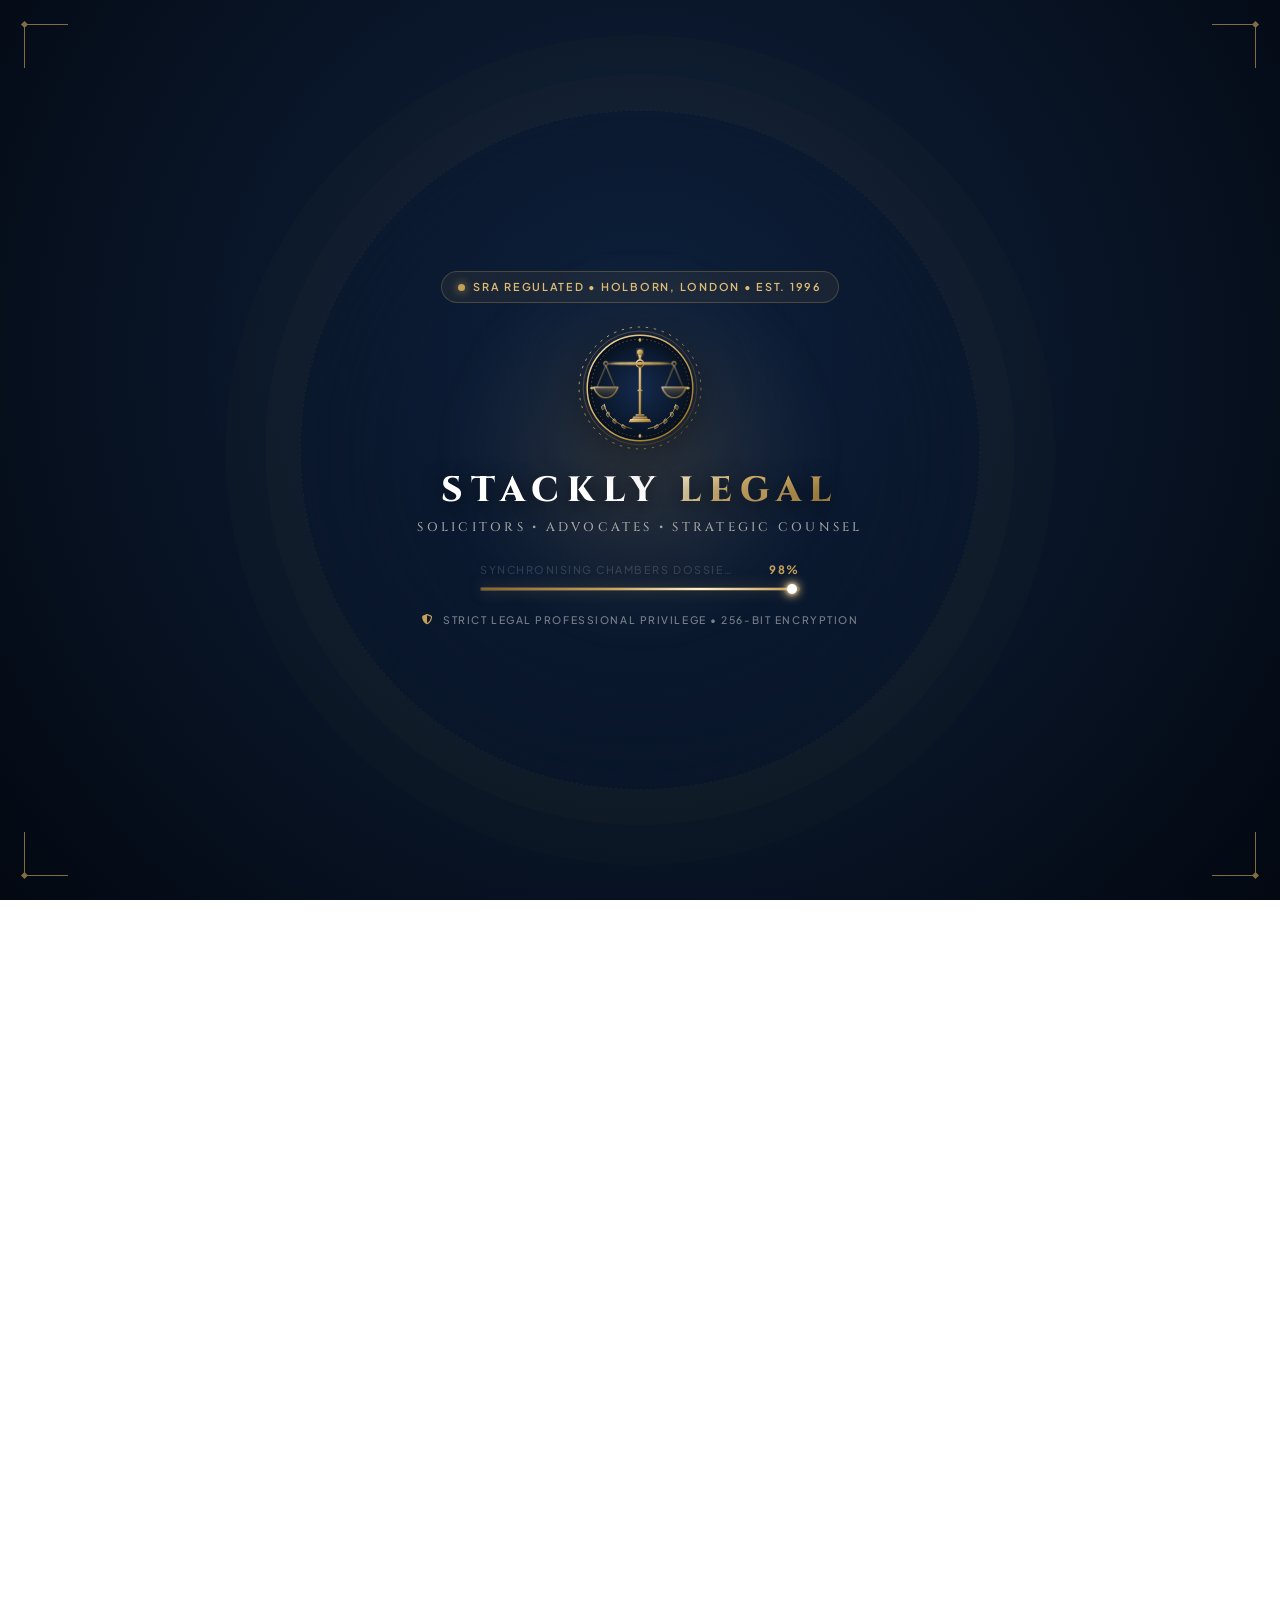
<file: index.html>
<!doctype html>
<html lang="en">
  <head>
    <meta charset="UTF-8" />
    <meta name="viewport" content="width=device-width, initial-scale=1.0" />
    <title>
      Stackly Legal Consultation | Premier UK & International Solicitors
    </title>
    <meta
      name="description"
      content="Authoritative legal counsel in Corporate M&A, Commercial Litigation, Real Estate, and Private Wealth. SRA regulated solicitors in Holborn, London."
    />

    <!-- Favicon -->
    <link rel="icon" type="image/webp" href="assets/images/logoStackly.webp" />

    <!-- Bootstrap 5.3 CSS -->
    <link
      href="https://cdn.jsdelivr.net/npm/bootstrap@5.3.0/dist/css/bootstrap.min.css"
      rel="stylesheet"
    />

    <!-- FontAwesome 6 Icons CDN -->
    <link
      rel="stylesheet"
      href="https://cdnjs.cloudflare.com/ajax/libs/font-awesome/6.7.2/css/all.min.css"
    />

    <!-- Google Fonts: Cinzel & Plus Jakarta Sans -->
    <link rel="preconnect" href="https://fonts.googleapis.com" />
    <link rel="preconnect" href="https://fonts.gstatic.com" crossorigin />
    <link
      href="https://fonts.googleapis.com/css2?family=Cinzel:wght@600;700;800;900&family=Plus+Jakarta+Sans:wght@300;400;500;600;700;800&display=swap"
      rel="stylesheet"
    />

    <!-- Master Stylesheet -->
    <link rel="stylesheet" href="assets/css/styles.css" />

    <!-- Critical Preloader Guard to prevent flash of unstyled content -->
    <style>
      body.preloader-active {
        overflow: hidden !important;
      }
      #preloader {
        position: fixed;
        inset: 0;
        background-color: #060e1a;
        z-index: 999999;
      }
    </style>
  </head>
  <body class="preloader-active">
    <!-- ── THEMATIC PRELOADER: STACKLY LEGAL CHAMBERS ──────────────────────── -->
    <aside
      id="preloader"
      class="preloader"
      role="status"
      aria-live="polite"
      aria-label="Loading Stackly Legal Consultation"
    >
      <!-- Classical Corner Hairline Filigree Accents -->
      <div class="preloader-corner preloader-corner-tl" aria-hidden="true">
        <span class="corner-diamond"></span>
      </div>
      <div class="preloader-corner preloader-corner-tr" aria-hidden="true">
        <span class="corner-diamond"></span>
      </div>
      <div class="preloader-corner preloader-corner-bl" aria-hidden="true">
        <span class="corner-diamond"></span>
      </div>
      <div class="preloader-corner preloader-corner-br" aria-hidden="true">
        <span class="corner-diamond"></span>
      </div>

      <!-- Subtle Guilloche Geometric Watermark Background -->
      <div class="preloader-watermark" aria-hidden="true"></div>

      <!-- Atmospheric Radial Breathing Aura -->
      <div class="preloader-glow-orb" aria-hidden="true"></div>

      <!-- Central Thematic Content Stack -->
      <div class="preloader-content text-center">
        <!-- SRA Regulatory Authority Pill -->
        <div class="preloader-prestige-pill">
          <span class="preloader-pulse-dot"></span>
          <span class="preloader-pill-text"
            >SRA REGULATED &bull; HOLBORN, LONDON &bull; EST. 1996</span
          >
        </div>

        <!-- Thematic Scales of Justice Seal & Laurel Crest -->
        <div class="preloader-emblem-wrap">
          <svg
            class="preloader-crest-svg"
            viewBox="0 0 160 160"
            width="130"
            height="130"
            fill="none"
            xmlns="http://www.w3.org/2000/svg"
            aria-hidden="true"
          >
            <defs>
              <!-- Rich Legal Gold Metallic Gradient -->
              <linearGradient id="pgGold" x1="0%" y1="0%" x2="100%" y2="100%">
                <stop offset="0%" stop-color="#fff1d0" />
                <stop offset="25%" stop-color="#e2bf7d" />
                <stop offset="55%" stop-color="#c5a059" />
                <stop offset="85%" stop-color="#9d7830" />
                <stop offset="100%" stop-color="#72541c" />
              </linearGradient>

              <!-- Softer Gold for Scale Pan Fill -->
              <linearGradient id="pgPanFill" x1="0%" y1="0%" x2="0%" y2="100%">
                <stop offset="0%" stop-color="#e2bf7d" stop-opacity="0.35" />
                <stop offset="100%" stop-color="#72541c" stop-opacity="0.1" />
              </linearGradient>

              <!-- Deep Navy Seal Backdrop -->
              <radialGradient id="pgSealBg" cx="50%" cy="50%" r="50%">
                <stop offset="0%" stop-color="#142a4d" />
                <stop offset="70%" stop-color="#0b1a30" />
                <stop offset="100%" stop-color="#060e1a" />
              </radialGradient>

              <!-- Subtle Golden Glow Filter -->
              <filter
                id="pgGoldGlow"
                x="-20%"
                y="-20%"
                width="140%"
                height="140%"
              >
                <feGaussianBlur stdDeviation="2.5" result="blur" />
                <feMerge>
                  <feMergeNode in="blur" />
                  <feMergeNode in="SourceGraphic" />
                </feMerge>
              </filter>
            </defs>

            <!-- Outer Spinning Celestial Orbit Ring -->
            <circle
              cx="80"
              cy="80"
              r="75"
              stroke="url(#pgGold)"
              stroke-width="1.2"
              stroke-dasharray="3 7"
              stroke-opacity="0.75"
              class="preloader-orbit-ring"
            />

            <!-- Outer Solid Thin Rim -->
            <circle
              cx="80"
              cy="80"
              r="70"
              stroke="url(#pgGold)"
              stroke-width="0.8"
              stroke-opacity="0.4"
            />

            <!-- Inner Seal Disc -->
            <circle
              cx="80"
              cy="80"
              r="65"
              fill="url(#pgSealBg)"
              stroke="url(#pgGold)"
              stroke-width="1.8"
            />

            <!-- Inner Ornate Dotted Inset -->
            <circle
              cx="80"
              cy="80"
              r="60"
              stroke="url(#pgGold)"
              stroke-width="0.8"
              stroke-dasharray="2 3"
              stroke-opacity="0.5"
            />

            <!-- 4 Cardinal Star Diamonds -->
            <polygon points="80,18 82,21 80,24 78,21" fill="url(#pgGold)" />
            <polygon points="80,136 82,139 80,142 78,139" fill="url(#pgGold)" />
            <polygon points="18,80 21,78 24,80 21,82" fill="url(#pgGold)" />
            <polygon points="136,80 139,78 142,80 139,82" fill="url(#pgGold)" />

            <!-- Laurel Wreath Arch along lower perimeter -->
            <g
              class="preloader-laurel"
              stroke="url(#pgGold)"
              stroke-width="0.8"
              fill="url(#pgGold)"
              fill-opacity="0.25"
            >
              <path
                d="M 36 100 C 38 114, 52 126, 70 130"
                fill="none"
                stroke-width="1"
                stroke-linecap="round"
              />
              <path
                d="M 37 102 C 34 100, 31 103, 34 107 C 37 105, 38 103, 37 102 Z"
              />
              <path
                d="M 42 110 C 39 109, 37 113, 41 116 C 43 114, 43 111, 42 110 Z"
              />
              <path
                d="M 49 118 C 46 118, 45 122, 50 124 C 51 122, 51 119, 49 118 Z"
              />
              <path
                d="M 59 125 C 57 125, 56 129, 62 130 C 62 128, 61 126, 59 125 Z"
              />

              <path
                d="M 124 100 C 122 114, 108 126, 90 130"
                fill="none"
                stroke-width="1"
                stroke-linecap="round"
              />
              <path
                d="M 123 102 C 126 100, 129 103, 126 107 C 123 105, 122 103, 123 102 Z"
              />
              <path
                d="M 118 110 C 121 109, 123 113, 119 116 C 117 114, 117 111, 118 110 Z"
              />
              <path
                d="M 111 118 C 114 118, 115 122, 110 124 C 109 122, 109 119, 111 118 Z"
              />
              <path
                d="M 101 125 C 103 125, 104 129, 98 130 C 98 128, 99 126, 101 125 Z"
              />
            </g>

            <!-- Central Legal Pillar / Pedestal (Fixed) -->
            <g class="preloader-pillar">
              <path
                d="M 66 122 L 94 122 L 92 118 L 68 118 Z"
                fill="url(#pgGold)"
              />
              <path
                d="M 70 118 L 90 118 L 88 115 L 72 115 Z"
                fill="url(#pgGold)"
                opacity="0.85"
              />
              <path
                d="M 74 115 L 86 115 L 85 112 L 75 112 Z"
                fill="url(#pgGold)"
                opacity="0.7"
              />
              <path
                d="M 78.5 50 L 81.5 50 L 81.5 112 L 78.5 112 Z"
                fill="url(#pgGold)"
              />
              <rect
                x="77"
                y="82"
                width="6"
                height="2"
                rx="0.5"
                fill="url(#pgGold)"
              />
              <circle
                cx="80"
                cy="36"
                r="3.5"
                fill="url(#pgGold)"
                filter="url(#pgGoldGlow)"
              />
              <path
                d="M 78 39.5 L 82 39.5 L 81 48 L 79 48 Z"
                fill="url(#pgGold)"
              />
              <circle
                cx="80"
                cy="50"
                r="4.5"
                fill="#0b1a30"
                stroke="url(#pgGold)"
                stroke-width="1.8"
              />
              <circle cx="80" cy="50" r="2" fill="url(#pgGold)" />
            </g>

            <!-- Dynamic Swaying Balance Beam & Scale Assemblies -->
            <g class="preloader-scales-balance">
              <path
                d="M 38 50 C 58 48, 102 48, 122 50 C 102 52, 58 52, 38 50 Z"
                fill="url(#pgGold)"
                filter="url(#pgGoldGlow)"
              />
              <circle
                cx="38"
                cy="50"
                r="2.5"
                fill="none"
                stroke="url(#pgGold)"
                stroke-width="1.2"
              />
              <circle
                cx="122"
                cy="50"
                r="2.5"
                fill="none"
                stroke="url(#pgGold)"
                stroke-width="1.2"
              />

              <!-- Left Scale Assembly (Counter-balanced) -->
              <g class="preloader-scale-pan-left">
                <line
                  x1="38"
                  y1="52.5"
                  x2="27"
                  y2="79"
                  stroke="url(#pgGold)"
                  stroke-width="0.9"
                  stroke-opacity="0.85"
                />
                <line
                  x1="38"
                  y1="52.5"
                  x2="49"
                  y2="79"
                  stroke="url(#pgGold)"
                  stroke-width="0.9"
                  stroke-opacity="0.85"
                />
                <line
                  x1="38"
                  y1="52.5"
                  x2="38"
                  y2="79"
                  stroke="url(#pgGold)"
                  stroke-width="0.6"
                  stroke-opacity="0.65"
                />
                <path
                  d="M 23 79 C 23 79, 27 92, 38 92 C 49 92, 53 79, 53 79 Z"
                  fill="url(#pgPanFill)"
                  stroke="url(#pgGold)"
                  stroke-width="1.3"
                />
                <line
                  x1="22"
                  y1="79"
                  x2="54"
                  y2="79"
                  stroke="url(#pgGold)"
                  stroke-width="1.5"
                  stroke-linecap="round"
                />
              </g>

              <!-- Right Scale Assembly (Counter-balanced) -->
              <g class="preloader-scale-pan-right">
                <line
                  x1="122"
                  y1="52.5"
                  x2="111"
                  y2="79"
                  stroke="url(#pgGold)"
                  stroke-width="0.9"
                  stroke-opacity="0.85"
                />
                <line
                  x1="122"
                  y1="52.5"
                  x2="133"
                  y2="79"
                  stroke="url(#pgGold)"
                  stroke-width="0.9"
                  stroke-opacity="0.85"
                />
                <line
                  x1="122"
                  y1="52.5"
                  x2="122"
                  y2="79"
                  stroke="url(#pgGold)"
                  stroke-width="0.6"
                  stroke-opacity="0.65"
                />
                <path
                  d="M 107 79 C 107 79, 111 92, 122 92 C 133 92, 137 79, 137 79 Z"
                  fill="url(#pgPanFill)"
                  stroke="url(#pgGold)"
                  stroke-width="1.3"
                />
                <line
                  x1="106"
                  y1="79"
                  x2="138"
                  y2="79"
                  stroke="url(#pgGold)"
                  stroke-width="1.5"
                  stroke-linecap="round"
                />
              </g>
            </g>
          </svg>
        </div>

        <!-- Law Firm Brand Typography -->
        <div class="preloader-brand">
          <h2 class="preloader-title">
            STACKLY <span class="preloader-gold-title">LEGAL</span>
          </h2>
          <p class="preloader-tagline">
            SOLICITORS &bull; ADVOCATES &bull; STRATEGIC COUNSEL
          </p>
        </div>

        <!-- 2-Second Interactive Legal Protocol Progress -->
        <div class="preloader-progress-box">
          <div class="preloader-status-row">
            <span class="preloader-status-text" id="preloaderStatusText"
              >INITIALISING SECURE LEGAL PRIVILEGE</span
            >
            <span class="preloader-counter" id="preloaderCounter">0%</span>
          </div>

          <div class="preloader-bar-track">
            <div class="preloader-bar-fill" id="preloaderBarFill">
              <span class="preloader-bar-flare"></span>
            </div>
          </div>
        </div>

        <!-- Legal Confidentiality Assurance Footer -->
        <div class="preloader-security-note">
          <i class="fa-solid fa-shield-halved text-gold me-1"></i>
          <span
            >STRICT LEGAL PROFESSIONAL PRIVILEGE &bull; 256-BIT ENCRYPTION</span
          >
        </div>
      </div>
    </aside>

    <!-- Dynamic Header Component Placeholder -->
    <div id="header-placeholder"></div>

    <!-- MAIN CONTENT CONTAINER -->
    <main>
      <!-- ── SECTION 1: HERO SECTION ─────────────────────────────────────────── -->
      <section class="home-hero-section">
        <!-- Ambient Atmospheric Lighting Elements -->
        <div class="hero-ambient-glow glow-1"></div>
        <div class="hero-ambient-glow glow-2"></div>
        <div class="hero-ambient-glow glow-3"></div>
        <div class="hero-grid-overlay"></div>
        <div class="hero-bg-silhouette"></div>

        <div class="container position-relative z-2">
          <div class="row align-items-center g-5">
            <!-- Left Hero Content Column -->
            <div class="col-lg-7 col-12 home-hero-content">
              <!-- SRA Prestige Authority Pill -->
              <div class="hero-prestige-pill mb-3">
                <span class="hero-pulse-dot"></span>
                <span class="pill-bold">
                  <i class="fa-solid fa-scale-balanced me-1 text-gold"></i> SRA
                  REGULATED #589214
                </span>
                <span class="pill-divider"></span>
                <span class="pill-text"
                  >CHAMBERS UK BAND 1 &bull; EST. 1996</span
                >
              </div>

              <!-- Main Hero Headline -->
              <h1 class="hero-headline">
                Strategic Legal Counsel.<br />
                <span class="hero-gold-text">Unwavering Integrity.</span>
              </h1>

              <!-- Hero Tagline / Subtitle -->
              <p class="hero-tagline">
                Stackly Legal champions FTSE 100 enterprises, high-net-worth
                family offices, and multinational executives. We deliver
                forensic commercial dispute advocacy, boardroom governance, and
                multi-jurisdictional wealth protection.
              </p>

              <!-- Hero CTA Buttons -->
              <div
                class="hero-cta-group d-flex flex-wrap align-items-center gap-3 mb-4"
              >
                <a href="#" class="btn btn-hero-gold">
                  <i class="fa-solid fa-calendar-check me-2"></i>Schedule
                  Partner Consultation
                  <i class="fa-solid fa-arrow-right ms-2 btn-arrow"></i>
                </a>
                <a href="#" class="btn btn-hero-outline">
                  <i class="fa-solid fa-compass me-2"></i>Explore 12 Practice
                  Areas
                </a>
              </div>

              <!-- Fast Assurance & Direct Crisis Line -->
              <div
                class="hero-hotline-strip d-flex flex-wrap align-items-center gap-3 mb-4"
              >
                <a href="#" class="hero-hotline-item">
                  <span class="hotline-icon-pulse"
                    ><i class="fa-solid fa-phone-volume"></i
                  ></span>
                  <div>
                    <span class="hotline-sub">24/7 Injunction Hotline</span>
                    <strong class="hotline-tel">+91 9876543210</strong>
                  </div>
                </a>
                <div class="hero-hotline-divider d-none d-sm-block"></div>
                <div class="hero-triage-badge d-flex align-items-center">
                  <i class="fa-solid fa-bolt-lightning text-gold me-2 fs-6"></i>
                  <span>Guaranteed <strong>60-Min</strong> Partner Triage</span>
                </div>
              </div>

              <!-- Social Proof & Client Trust Stack -->
              <div
                class="hero-trust-proof d-flex flex-wrap align-items-center gap-3 mb-5"
              >
                <div class="hero-avatar-stack">
                  <img
                    src="./assets/images/home/home-hero-avatar-item-1.webp"
                    alt="Corporate General Counsel Client"
                    class="avatar-item"
                  />
                  <img
                    src="./assets/images/home/home-hero-avatar-item-2.webp"
                    alt="Private Wealth Client"
                    class="avatar-item"
                  />
                  <img
                    src="./assets/images/home/home-hero-avatar-item-3.webp"
                    alt="Commercial Enterprise Director"
                    class="avatar-item"
                  />
                  <img
                    src="./assets/images/home/home-hero-avatar-item-4.webp"
                    alt="Tech Founder Client"
                    class="avatar-item"
                  />
                  <span class="avatar-counter">+650</span>
                </div>
                <div class="hero-trust-details">
                  <div class="hero-stars text-gold">
                    <i class="fa-solid fa-star"></i>
                    <i class="fa-solid fa-star"></i>
                    <i class="fa-solid fa-star"></i>
                    <i class="fa-solid fa-star"></i>
                    <i class="fa-solid fa-star"></i>
                  </div>
                  <span class="hero-trust-caption">
                    <strong>4.9 / 5.0</strong> Client Satisfaction &bull; Legal
                    500 Recommended
                  </span>
                </div>
              </div>

              <!-- Hero Stats Matrix (4 Glass Cards) -->
              <div class="row g-3 hero-stats-matrix">
                <div class="col-6 col-sm-3">
                  <div class="hero-stat-card">
                    <div class="stat-icon">
                      <i class="fa-solid fa-scale-balanced"></i>
                    </div>
                    <h3 class="stat-number">98.4%</h3>
                    <p class="stat-label">Landmark Case Success</p>
                  </div>
                </div>
                <div class="col-6 col-sm-3">
                  <div class="hero-stat-card">
                    <div class="stat-icon">
                      <i class="fa-solid fa-vault"></i>
                    </div>
                    <h3 class="stat-number">£1.8B+</h3>
                    <p class="stat-label">Capital &amp; Value Secured</p>
                  </div>
                </div>
                <div class="col-6 col-sm-3">
                  <div class="hero-stat-card">
                    <div class="stat-icon">
                      <i class="fa-solid fa-landmark-dome"></i>
                    </div>
                    <h3 class="stat-number">30+ Yrs</h3>
                    <p class="stat-label">Holborn Legal Heritage</p>
                  </div>
                </div>
                <div class="col-6 col-sm-3">
                  <div class="hero-stat-card">
                    <div class="stat-icon">
                      <i class="fa-solid fa-handshake"></i>
                    </div>
                    <h3 class="stat-number">100%</h3>
                    <p class="stat-label">Partner-Led Stewardship</p>
                  </div>
                </div>
              </div>
            </div>

            <!-- Right Hero Column: Executive Consultation Suite & Floating Accolades -->
            <div class="col-lg-5 col-12">
              <div class="hero-card-container position-relative">
                <!-- Floating Accolade Badge 1 (Top-Right) -->
                <div
                  class="hero-floating-badge badge-top-floating d-none d-sm-flex"
                >
                  <div class="floating-icon-circle">
                    <i class="fa-solid fa-award"></i>
                  </div>
                  <div>
                    <strong class="floating-title">THE LEGAL 500</strong>
                    <span class="floating-sub">Top Tier Recommended 2026</span>
                  </div>
                </div>

                <!-- Floating Accolade Badge 2 (Bottom-Left) -->
                <div
                  class="hero-floating-badge badge-bottom-floating d-none d-sm-flex"
                >
                  <div class="floating-icon-circle circle-shield">
                    <i class="fa-solid fa-shield-halved"></i>
                  </div>
                  <div>
                    <strong class="floating-title"
                      >Strict Legal Privilege</strong
                    >
                    <span class="floating-sub"
                      >SRA Privileged &amp; NDA Assured</span
                    >
                  </div>
                </div>

                <!-- The Executive Priority Intake Card -->
                <div class="hero-intake-card">
                  <!-- Card Header Bar -->
                  <div
                    class="d-flex justify-content-between align-items-center mb-3 pb-3 border-bottom border-secondary border-opacity-25"
                  >
                    <span class="hero-live-counsel">
                      <span class="pulse-dot-green"></span> 3 Senior Partners On
                      Duty
                    </span>
                    <span class="hero-chambers-tag">
                      <i
                        class="fa-solid fa-building-columns text-gold me-1"
                      ></i>
                      Holborn Chambers
                    </span>
                  </div>

                  <h3 class="intake-card-title">Priority Case Evaluation</h3>
                  <p class="intake-card-desc">
                    Connect directly with specialized senior counsel.
                    Preliminary review conducted under strict legal
                    confidentiality.
                  </p>

                  <!-- Interactive Practice Area Quick Filter Pills -->
                  <div class="mb-3">
                    <span class="intake-field-label d-block mb-2"
                      >Quick Select Practice Area:</span
                    >
                    <div class="hero-pill-selector" id="heroPillSelector">
                      <button
                        type="button"
                        class="pill-select-btn active"
                        data-practice="corporate"
                      >
                        <i class="fa-solid fa-briefcase me-1"></i> Corporate
                        M&amp;A
                      </button>
                      <button
                        type="button"
                        class="pill-select-btn"
                        data-practice="litigation"
                      >
                        <i class="fa-solid fa-gavel me-1"></i> Commercial
                        Dispute
                      </button>
                      <button
                        type="button"
                        class="pill-select-btn"
                        data-practice="real-estate"
                      >
                        <i class="fa-solid fa-building me-1"></i> Real Estate
                      </button>
                      <button
                        type="button"
                        class="pill-select-btn"
                        data-practice="private-wealth"
                      >
                        <i class="fa-solid fa-gem me-1"></i> Private Wealth
                      </button>
                    </div>
                  </div>

                  <!-- Intake Form -->
                  <form id="heroQuickForm" action="404.html">
                    <div class="form-group-wrap mb-3">
                      <label for="heroName" class="visually-hidden"
                        >Full Legal / Corporate Name</label
                      >
                      <span class="input-icon"
                        ><i class="fa-solid fa-user-tie"></i
                      ></span>
                      <input
                        type="text"
                        class="form-control hero-input"
                        id="heroName"
                        name="fullName"
                        placeholder="Full Legal / Corporate Name"
                        autocomplete="name"
                        pattern="[A-Za-z\s]+"
                        maxlength="16"
                        title="Only alphabets and spaces are allowed"
                        onkeydown="
                          if (
                            !/^[a-zA-Z\s]$/.test(event.key) &&
                            event.key.length === 1 &&
                            !event.ctrlKey &&
                            !event.metaKey &&
                            !event.altKey
                          )
                            event.preventDefault();
                        "
                        oninput="
                          this.value = this.value.replace(/[^a-zA-Z\s]/g, '')
                        "
                        required
                      />
                    </div>

                    <div class="form-group-wrap mb-3">
                      <label for="heroEmail" class="visually-hidden"
                        >Corporate / Direct Email</label
                      >
                      <span class="input-icon"
                        ><i class="fa-solid fa-envelope"></i
                      ></span>
                      <input
                        type="email"
                        class="form-control hero-input"
                        id="heroEmail"
                        name="email"
                        placeholder="Corporate / Direct Email"
                        autocomplete="email"
                        required
                      />
                    </div>

                    <div class="form-group-wrap mb-3">
                      <label for="heroPracticeSelect" class="visually-hidden"
                        >Legal Practice Area</label
                      >
                      <span class="input-icon"
                        ><i class="fa-solid fa-briefcase"></i
                      ></span>
                      <select
                        class="form-select hero-select"
                        id="heroPracticeSelect"
                        name="practiceArea"
                        autocomplete="off"
                        required
                      >
                        <option value="corporate" selected>
                          Corporate Mergers &amp; Acquisitions
                        </option>
                        <option value="litigation">
                          Commercial Dispute Resolution
                        </option>
                        <option value="real-estate">
                          Real Estate &amp; Construction Law
                        </option>
                        <option value="ip">
                          Intellectual Property &amp; Patents
                        </option>
                        <option value="private-wealth">
                          Private Wealth &amp; Family Office
                        </option>
                        <option value="compliance">
                          Regulatory &amp; White Collar Defence
                        </option>
                      </select>
                    </div>

                    <div class="form-group-wrap mb-3">
                      <label for="heroPhone" class="visually-hidden"
                        >Direct Contact Number</label
                      >
                      <span class="input-icon"
                        ><i class="fa-solid fa-phone"></i
                      ></span>
                      <input
                        type="tel"
                        class="form-control hero-input"
                        id="heroPhone"
                        name="phone"
                        placeholder="Direct Contact Number"
                        autocomplete="tel"
                        inputmode="numeric"
                        minlength="10"
                        maxlength="10"
                        pattern="[0-9]+"
                        title="Only numbers are allowed"
                        onkeydown="
                          if (
                            !/^[0-9]$/.test(event.key) &&
                            event.key.length === 1 &&
                            !event.ctrlKey &&
                            !event.metaKey &&
                            !event.altKey
                          )
                            event.preventDefault();
                        "
                        oninput="this.value = this.value.replace(/[^0-9]/g, '')"
                        required
                      />
                    </div>

                    <!-- Urgency Level Selection -->
                    <div class="mb-3">
                      <span class="intake-field-label d-block mb-2"
                        >Required Response Speed:</span
                      >
                      <div class="hero-urgency-selector">
                        <label class="urgency-option" for="heroUrgencyStandard">
                          <input
                            type="radio"
                            id="heroUrgencyStandard"
                            name="heroUrgency"
                            value="standard"
                            autocomplete="off"
                            checked
                            required
                          />
                          <span class="urgency-pill">Standard (24h)</span>
                        </label>
                        <label class="urgency-option" for="heroUrgencyPriority">
                          <input
                            type="radio"
                            id="heroUrgencyPriority"
                            name="heroUrgency"
                            value="priority"
                            autocomplete="off"
                            required
                          />
                          <span class="urgency-pill priority"
                            >Priority (6h)</span
                          >
                        </label>
                        <label
                          class="urgency-option"
                          for="heroUrgencyEmergency"
                        >
                          <input
                            type="radio"
                            id="heroUrgencyEmergency"
                            name="heroUrgency"
                            value="emergency"
                            autocomplete="off"
                            required
                          />
                          <span class="urgency-pill emergency"
                            >Emergency (2h)</span
                          >
                        </label>
                      </div>
                    </div>

                    <!-- Submit Button -->
                    <button
                      type="submit"
                      class="btn btn-hero-submit w-100 mb-3"
                      id="heroSubmitBtn"
                    >
                      <i class="fa-solid fa-shield-halved me-2"></i>Initiate
                      Confidential Evaluation
                      <i class="fa-solid fa-arrow-right ms-2 btn-arrow"></i>
                    </button>

                    <!-- Partner Supervisory Attribution & Security Badges -->
                    <div
                      class="hero-card-partner-lead d-flex align-items-center gap-2 pt-2 border-top border-secondary border-opacity-25"
                    >
                      <img
                        src="./assets/images/home/home-lead-partner-avatar.webp"
                        alt="Hon. Marcus Vance KC"
                        class="lead-partner-avatar"
                      />
                      <div class="lead-partner-text">
                        <span class="partner-name">Hon. Marcus Vance KC</span>
                        <span class="partner-role"
                          >Supervising Managing Partner &bull; Avg. Triage 38
                          Mins</span
                        >
                      </div>
                    </div>

                    <!-- Trust Checklist Footnotes -->
                    <div
                      class="hero-intake-guarantees d-flex justify-content-between align-items-center mt-3 pt-2 text-white-50 fs-8"
                    >
                      <span
                        ><i class="fa-solid fa-lock text-gold me-1"></i> Legal
                        Privilege</span
                      >
                      <span
                        ><i class="fa-solid fa-circle-check text-gold me-1"></i>
                        Conflict Free</span
                      >
                      <span
                        ><i class="fa-solid fa-shield text-gold me-1"></i> SRA
                        Regulated</span
                      >
                    </div>
                  </form>
                </div>
              </div>
            </div>
          </div>
        </div>
      </section>

      <!-- ── SECTION 2: ACCREDITATIONS & REGULATORY RECOGNITIONS ─────────────── -->
      <section class="accreditations-bar">
        <div class="container">
          <div class="row align-items-center justify-content-between g-4">
            <div class="col-6 col-md-auto">
              <div class="accred-logo-card">
                <i class="fa-solid fa-landmark-dome"></i>
                <div>
                  <strong class="d-block text-white">THE LAW SOCIETY</strong>
                  <span class="fs-8 text-white-50"
                    >England &amp; Wales Member</span
                  >
                </div>
              </div>
            </div>
            <div class="col-6 col-md-auto">
              <div class="accred-logo-card">
                <i class="fa-solid fa-stamp"></i>
                <div>
                  <strong class="d-block text-white"
                    >SOLICITORS REGULATION</strong
                  >
                  <span class="fs-8 text-white-50">SRA ID: #589214</span>
                </div>
              </div>
            </div>
            <div class="col-6 col-md-auto">
              <div class="accred-logo-card">
                <i class="fa-solid fa-award"></i>
                <div>
                  <strong class="d-block text-white">THE LEGAL 500</strong>
                  <span class="fs-8 text-white-50"
                    >Top Tier Recommended 2026</span
                  >
                </div>
              </div>
            </div>
            <div class="col-6 col-md-auto">
              <div class="accred-logo-card">
                <i class="fa-solid fa-star"></i>
                <div>
                  <strong class="d-block text-white"
                    >CHAMBERS &amp; PARTNERS</strong
                  >
                  <span class="fs-8 text-white-50">Band 1 Ranked Practice</span>
                </div>
              </div>
            </div>
          </div>
        </div>
      </section>

      <!-- ── SECTION 3: ABOUT FIRM & HERITAGE ────────────────────────────────── -->
      <section class="py-5 my-5">
        <div class="container py-3">
          <div class="row align-items-center g-5">
            <div class="col-lg-6 col-12">
              <div class="position-relative">
                <div
                  class="img-hover-zoom rounded-3 shadow-lg border border-2 border-warning"
                >
                  <img
                    src="./assets/images/home/home-lead-partner-avatar.webp"
                    alt="Senior Barrister reviewing legal evidence"
                    class="img-fluid"
                    style="object-fit: cover"
                  />
                </div>
                <div
                  class="position-absolute bottom-0 start-0 bg-navy text-white p-4 rounded-3 m-3 shadow-lg border-gold-glow d-none d-sm-block"
                  style="max-width: 320px"
                >
                  <h4 class="text-gold h5 mb-1">Hon. Marcus Vance KC</h4>
                  <p class="text-white-50 fs-8 mb-2">Senior Managing Partner</p>
                  <p class="fs-8 text-white mb-0 fst-italic">
                    "Justice is not mere procedure; it is the unwavering
                    dedication to protect our clients' foundational rights."
                  </p>
                </div>
              </div>
            </div>

            <div class="col-lg-6 col-12">
              <span class="legal-badge"
                ><i class="fa-solid fa-building-columns"></i> Established 1996
                &bull; London</span
              >
              <h2 class="mb-4">
                Decades of Landmark Precedents &amp; Dedicated Advocacy
              </h2>
              <p class="lead text-secondary mb-3">
                Founded in Holborn, at the historic heart of London’s legal
                quarter, Stackly Legal Consultation provides sophisticated
                counsel that marries traditional forensic precision with dynamic
                commercial acumen.
              </p>
              <p class="text-secondary mb-4">
                We represent multinational corporations, family estates, tech
                innovators, and financial institutions across England, the
                European Union, and international common law jurisdictions.
                Every brief receives partner-led stewardship and relentless
                attention to detail.
              </p>

              <div class="row g-3 mb-4">
                <div class="col-sm-6">
                  <div
                    class="d-flex align-items-center gap-3 p-3 bg-light rounded-3 border"
                  >
                    <i class="fa-solid fa-shield-check text-gold fs-3"></i>
                    <div>
                      <h6 class="mb-0 fw-bold">Strict Fiduciary Duty</h6>
                      <small class="text-muted"
                        >No conflicts, absolute loyalty</small
                      >
                    </div>
                  </div>
                </div>
                <div class="col-sm-6">
                  <div
                    class="d-flex align-items-center gap-3 p-3 bg-light rounded-3 border"
                  >
                    <i
                      class="fa-solid fa-file-invoice-dollar text-gold fs-3"
                    ></i>
                    <div>
                      <h6 class="mb-0 fw-bold">Transparent Billing</h6>
                      <small class="text-muted">Capped fee agreements</small>
                    </div>
                  </div>
                </div>
              </div>

              <a href="#" class="btn btn-navy">
                Learn More About Our Heritage
                <i class="fa-solid fa-arrow-right ms-2"></i>
              </a>
            </div>
          </div>
        </div>
      </section>

      <!-- ── SECTION 4: PRACTICE AREAS / SERVICES GRID ───────────────────────── -->
      <section class="py-5 bg-light">
        <div class="container py-4">
          <div class="text-center max-w-700 mx-auto mb-5">
            <span class="legal-badge"
              ><i class="fa-solid fa-gavel"></i> Core Legal Competencies</span
            >
            <h2 class="mb-3">Comprehensive Legal Advisory Services</h2>
            <p class="text-muted fs-6">
              From high-stakes commercial litigation to multi-million pound
              cross-border acquisitions, our specialized departments provide
              strategic precision.
            </p>
          </div>

          <div class="row g-4">
            <!-- Card 1 -->
            <div class="col-lg-4 col-md-6 col-12">
              <div class="legal-card">
                <div class="legal-icon-wrap">
                  <i class="fa-solid fa-briefcase"></i>
                </div>
                <h4 class="mb-2">Corporate &amp; M&amp;A Law</h4>
                <p class="text-muted fs-7 flex-grow-1">
                  Mergers, restructuring, private equity, shareholder pacts, and
                  regulatory filings under the UK Companies Act.
                </p>
                <ul class="list-unstyled fs-8 text-secondary mb-4">
                  <li>
                    <i class="fa-solid fa-check text-gold me-2"></i>Cross-Border
                    Mergers
                  </li>
                  <li>
                    <i class="fa-solid fa-check text-gold me-2"></i>Joint
                    Venture Structuring
                  </li>
                  <li>
                    <i class="fa-solid fa-check text-gold me-2"></i>Hostile
                    Takeover Defence
                  </li>
                </ul>
                <a
                  href="#"
                  class="btn btn-sm btn-outline-gold mt-auto align-self-start"
                  >Explore Service</a
                >
              </div>
            </div>

            <!-- Card 2 -->
            <div class="col-lg-4 col-md-6 col-12">
              <div class="legal-card">
                <div class="legal-icon-wrap">
                  <i class="fa-solid fa-landmark"></i>
                </div>
                <h4 class="mb-2">Commercial Dispute Resolution</h4>
                <p class="text-muted fs-7 flex-grow-1">
                  Fearless High Court litigation, LCIA international
                  arbitration, and high-value contractual breach settlements.
                </p>
                <ul class="list-unstyled fs-8 text-secondary mb-4">
                  <li>
                    <i class="fa-solid fa-check text-gold me-2"></i>Commercial
                    Court Trials
                  </li>
                  <li>
                    <i class="fa-solid fa-check text-gold me-2"></i>Urgent
                    Freezing Injunctions
                  </li>
                  <li>
                    <i class="fa-solid fa-check text-gold me-2"></i>Cross-Border
                    Enforcement
                  </li>
                </ul>
                <a
                  href="#"
                  class="btn btn-sm btn-outline-gold mt-auto align-self-start"
                  >Explore Service</a
                >
              </div>
            </div>

            <!-- Card 3 -->
            <div class="col-lg-4 col-md-6 col-12">
              <div class="legal-card">
                <div class="legal-icon-wrap">
                  <i class="fa-solid fa-building"></i>
                </div>
                <h4 class="mb-2">Real Estate &amp; Construction</h4>
                <p class="text-muted fs-7 flex-grow-1">
                  Commercial leasehold advisory, planning permissions, property
                  financing, and contentious landlord disputes.
                </p>
                <ul class="list-unstyled fs-8 text-secondary mb-4">
                  <li>
                    <i class="fa-solid fa-check text-gold me-2"></i>Prime
                    Commercial Conveyancing
                  </li>
                  <li>
                    <i class="fa-solid fa-check text-gold me-2"></i>JCT
                    Construction Contracts
                  </li>
                  <li>
                    <i class="fa-solid fa-check text-gold me-2"></i
                    >Enfranchisement &amp; Leases
                  </li>
                </ul>
                <a
                  href="#"
                  class="btn btn-sm btn-outline-gold mt-auto align-self-start"
                  >Explore Service</a
                >
              </div>
            </div>

            <!-- Card 4 -->
            <div class="col-lg-4 col-md-6 col-12">
              <div class="legal-card">
                <div class="legal-icon-wrap">
                  <i class="fa-solid fa-lightbulb"></i>
                </div>
                <h4 class="mb-2">Intellectual Property &amp; Patents</h4>
                <p class="text-muted fs-7 flex-grow-1">
                  Guarding trade secrets, trademarks, software copyright, and
                  enforcing against infringement globally.
                </p>
                <ul class="list-unstyled fs-8 text-secondary mb-4">
                  <li>
                    <i class="fa-solid fa-check text-gold me-2"></i>Patent
                    Litigation &amp; Licensing
                  </li>
                  <li>
                    <i class="fa-solid fa-check text-gold me-2"></i>Brand
                    Trademark Registration
                  </li>
                  <li>
                    <i class="fa-solid fa-check text-gold me-2"></i>Trade Secret
                    Injunctions
                  </li>
                </ul>
                <a
                  href="#"
                  class="btn btn-sm btn-outline-gold mt-auto align-self-start"
                  >Explore Service</a
                >
              </div>
            </div>

            <!-- Card 5 -->
            <div class="col-lg-4 col-md-6 col-12">
              <div class="legal-card">
                <div class="legal-icon-wrap">
                  <i class="fa-solid fa-vault"></i>
                </div>
                <h4 class="mb-2">Private Wealth &amp; Family Trusts</h4>
                <p class="text-muted fs-7 flex-grow-1">
                  Tax-efficient succession planning, offshore discretionary
                  trusts, probate execution, and legacy preservation.
                </p>
                <ul class="list-unstyled fs-8 text-secondary mb-4">
                  <li>
                    <i class="fa-solid fa-check text-gold me-2"></i>Family
                    Office Structuring
                  </li>
                  <li>
                    <i class="fa-solid fa-check text-gold me-2"></i>Inheritance
                    Tax Mitigation
                  </li>
                  <li>
                    <i class="fa-solid fa-check text-gold me-2"></i>Contentious
                    Probate Defense
                  </li>
                </ul>
                <a
                  href="#"
                  class="btn btn-sm btn-outline-gold mt-auto align-self-start"
                  >Explore Service</a
                >
              </div>
            </div>

            <!-- Card 6 -->
            <div class="col-lg-4 col-md-6 col-12">
              <div class="legal-card">
                <div class="legal-icon-wrap">
                  <i class="fa-solid fa-user-shield"></i>
                </div>
                <h4 class="mb-2">Regulatory &amp; White-Collar</h4>
                <p class="text-muted fs-7 flex-grow-1">
                  SFO investigations, FCA compliance audits, anti-money
                  laundering defence, and internal forensic inquiries.
                </p>
                <ul class="list-unstyled fs-8 text-secondary mb-4">
                  <li>
                    <i class="fa-solid fa-check text-gold me-2"></i>FCA
                    Regulatory Inquiries
                  </li>
                  <li>
                    <i class="fa-solid fa-check text-gold me-2"></i>Corporate
                    Fraud Defence
                  </li>
                  <li>
                    <i class="fa-solid fa-check text-gold me-2"></i>Sanctions
                    &amp; Export Compliance
                  </li>
                </ul>
                <a
                  href="#"
                  class="btn btn-sm btn-outline-gold mt-auto align-self-start"
                  >Explore Service</a
                >
              </div>
            </div>
          </div>
        </div>
      </section>

      <!-- ── SECTION 5: WHY CLIENTS CHOOSE US (VALUE PROPOSITION) ───────────── -->
      <section class="py-5 bg-navy text-white">
        <div class="container py-4">
          <div class="row align-items-center g-5">
            <div class="col-lg-5 col-12">
              <span class="legal-badge legal-badge-dark"
                ><i class="fa-solid fa-compass"></i> Why Stackly Legal</span
              >
              <h2 class="text-white mb-4">
                Uncompromising Excellence in Every Legal Brief
              </h2>
              <p class="text-white-50 mb-4">
                We understand that legal battles are rarely won by generic
                motions. Our firm combines rigorous academic jurisprudence with
                forensic case preparation to outmanoeuvre opponents.
              </p>
              <div
                class="p-3 rounded-3 bg-navy-card border border-secondary mb-4"
              >
                <div class="d-flex align-items-center gap-3">
                  <i class="fa-solid fa-clock-rotate-left text-gold fs-2"></i>
                  <div>
                    <h6 class="text-white mb-1 fw-bold">
                      2-Hour Rapid Response Window
                    </h6>
                    <p class="text-white-50 fs-8 mb-0">
                      For emergency search orders, asset freezes, and
                      high-stakes interim injunctions.
                    </p>
                  </div>
                </div>
              </div>
              <a href="#" class="btn btn-gold">Speak With Senior Partner</a>
            </div>

            <div class="col-lg-7 col-12">
              <div class="row g-4">
                <div class="col-md-6 col-12">
                  <div class="legal-card-dark p-4 rounded-3 h-100">
                    <div class="legal-icon-wrap">
                      <i class="fa-solid fa-handshake-simple"></i>
                    </div>
                    <h4 class="h5 mb-2">Partner-Led Representation</h4>
                    <p class="text-white-50 fs-7">
                      Your case is managed by a named senior partner and
                      specialist barrister, never passed to juniors.
                    </p>
                  </div>
                </div>
                <div class="col-md-6 col-12">
                  <div class="legal-card-dark p-4 rounded-3 h-100">
                    <div class="legal-icon-wrap">
                      <i class="fa-solid fa-scale-unbalanced"></i>
                    </div>
                    <h4 class="h5 mb-2">98.4% Proven Track Record</h4>
                    <p class="text-white-50 fs-7">
                      Demonstrated history of favorable verdicts, confidential
                      settlements, and appellate successes.
                    </p>
                  </div>
                </div>
                <div class="col-md-6 col-12">
                  <div class="legal-card-dark p-4 rounded-3 h-100">
                    <div class="legal-icon-wrap">
                      <i class="fa-solid fa-sterling-sign"></i>
                    </div>
                    <h4 class="h5 mb-2">Transparent Cost Certainty</h4>
                    <p class="text-white-50 fs-7">
                      Clear fee estimates upfront, fixed-fee agreements, and
                      structured retainers with no hidden fees.
                    </p>
                  </div>
                </div>
                <div class="col-md-6 col-12">
                  <div class="legal-card-dark p-4 rounded-3 h-100">
                    <div class="legal-icon-wrap">
                      <i class="fa-solid fa-globe"></i>
                    </div>
                    <h4 class="h5 mb-2">Global Common Law Reach</h4>
                    <p class="text-white-50 fs-7">
                      Integrated network across London, Singapore, Dubai, and
                      New York for seamless multi-jurisdictional matters.
                    </p>
                  </div>
                </div>
              </div>
            </div>
          </div>
        </div>
      </section>

      <!-- ── SECTION 6: 4-STAGE CONSULTATION PATHWAY ────────────────────────── -->
      <section class="py-5 my-4">
        <div class="container py-3">
          <div class="text-center max-w-700 mx-auto mb-5">
            <span class="legal-badge"
              ><i class="fa-solid fa-route"></i> Seamless Client Journey</span
            >
            <h2 class="mb-3">Our 4-Stage Legal Consultation Process</h2>
            <p class="text-muted">
              A clear, transparent pathway designed to protect your interests
              from the first confidential intake to the final judicial
              resolution.
            </p>
          </div>

          <div class="row g-4">
            <!-- Step 1 -->
            <div class="col-lg-3 col-md-6 col-12">
              <div class="process-step-card text-center">
                <div class="step-number-badge mx-auto">01</div>
                <h5 class="mb-2">Confidential Intake</h5>
                <p class="text-muted fs-7 mb-0">
                  Initial consultation under strict legal privilege. We gather
                  facts, timeline, and evaluate conflict of interest.
                </p>
              </div>
            </div>
            <!-- Step 2 -->
            <div class="col-lg-3 col-md-6 col-12">
              <div class="process-step-card text-center">
                <div class="step-number-badge mx-auto">02</div>
                <h5 class="mb-2">Merit Assessment</h5>
                <p class="text-muted fs-7 mb-0">
                  Senior solicitors conduct comprehensive jurisprudence
                  research, risk weighting, and probability forecasting.
                </p>
              </div>
            </div>
            <!-- Step 3 -->
            <div class="col-lg-3 col-md-6 col-12">
              <div class="process-step-card text-center">
                <div class="step-number-badge mx-auto">03</div>
                <h5 class="mb-2">Strategic Counsel</h5>
                <p class="text-muted fs-7 mb-0">
                  Formulation of tailored tactics, negotiation parameters, fee
                  structure, and litigation filings roadmap.
                </p>
              </div>
            </div>
            <!-- Step 4 -->
            <div class="col-lg-3 col-md-6 col-12">
              <div class="process-step-card text-center">
                <div class="step-number-badge mx-auto">04</div>
                <h5 class="mb-2">Execution &amp; Resolution</h5>
                <p class="text-muted fs-7 mb-0">
                  Relentless advocacy in boardroom mediation or courtroom trial
                  until optimum legal outcome is secured.
                </p>
              </div>
            </div>
          </div>
        </div>
      </section>

      <!-- ── SECTION 7: FEATURED HIGH-STAKES CASE STUDIES ────────────────────── -->
      <section class="py-5 bg-light">
        <div class="container py-3">
          <div
            class="d-flex flex-column flex-md-row justify-content-between align-items-md-end mb-5"
          >
            <div>
              <span class="legal-badge"
                ><i class="fa-solid fa-trophy"></i> Proven Results</span
              >
              <h2>Landmark Case Studies &amp; Track Record</h2>
              <p class="text-muted mb-0">
                A glimpse into recent matters resolved on behalf of our
                corporate and private clients.
              </p>
            </div>
            <div class="mt-3 mt-md-0">
              <a href="#" class="btn btn-outline-gold"
                >View Complete Portfolio
                <i class="fa-solid fa-arrow-right ms-2"></i
              ></a>
            </div>
          </div>

          <div class="row g-4">
            <!-- Case 1 -->
            <div class="col-lg-4 col-md-6 col-12">
              <div
                class="card h-100 border-0 shadow-sm rounded-3 overflow-hidden legal-card p-0"
              >
                <div
                  class="position-relative overflow-hidden"
                  style="height: 220px"
                >
                  <img
                    src="./assets/images/home/home-case-studies-img-1.webp"
                    alt="London Corporate Skyscraper"
                    class="w-100 h-100"
                    style="object-fit: cover"
                  />
                  <span
                    class="badge bg-navy text-gold position-absolute bottom-0 end-0 m-3 p-2 fw-bold"
                    >£85M Acquired</span
                  >
                </div>
                <div class="p-4 d-flex flex-column flex-grow-1">
                  <span class="text-gold fw-bold fs-8 text-uppercase mb-1"
                    >Corporate &amp; M&amp;A</span
                  >
                  <h5 class="fw-bold mb-2">
                    Cross-Border FinTech Conglomerate Merger
                  </h5>
                  <p class="text-muted fs-7 flex-grow-1">
                    Advised a British technology group on its
                    multi-jurisdictional acquisition of a Frankfurt payment
                    processor, clearing CMA competition hurdles.
                  </p>
                  <div
                    class="border-top pt-3 mt-2 d-flex justify-content-between align-items-center"
                  >
                    <span class="fs-8 text-muted"
                      ><i class="fa-solid fa-clock me-1"></i>Completed
                      2026</span
                    >
                    <a href="#" class="text-gold fw-bold fs-7"
                      >Read Brief &rarr;</a
                    >
                  </div>
                </div>
              </div>
            </div>

            <!-- Case 2 -->
            <div class="col-lg-4 col-md-6 col-12">
              <div
                class="card h-100 border-0 shadow-sm rounded-3 overflow-hidden legal-card p-0"
              >
                <div
                  class="position-relative overflow-hidden"
                  style="height: 220px"
                >
                  <img
                    src="./assets/images/home/home-case-studies-img-2.webp"
                    alt="Courtroom interior and benches"
                    class="w-100 h-100"
                    style="object-fit: cover"
                  />
                  <span
                    class="badge bg-navy text-gold position-absolute bottom-0 end-0 m-3 p-2 fw-bold"
                    >£14.2M Defended</span
                  >
                </div>
                <div class="p-4 d-flex flex-column flex-grow-1">
                  <span class="text-gold fw-bold fs-8 text-uppercase mb-1"
                    >Commercial Litigation</span
                  >
                  <h5 class="fw-bold mb-2">
                    High Court Breach of Warranty Defence
                  </h5>
                  <p class="text-muted fs-7 flex-grow-1">
                    Secured complete dismissal of fraudulent misrepresentation
                    claims against our client with an indemnity costs award in
                    the Rolls Building.
                  </p>
                  <div
                    class="border-top pt-3 mt-2 d-flex justify-content-between align-items-center"
                  >
                    <span class="fs-8 text-muted"
                      ><i class="fa-solid fa-clock me-1"></i>High Court
                      Victory</span
                    >
                    <a href="#" class="text-gold fw-bold fs-7"
                      >Read Brief &rarr;</a
                    >
                  </div>
                </div>
              </div>
            </div>

            <!-- Case 3 -->
            <div class="col-lg-4 col-md-6 col-12">
              <div
                class="card h-100 border-0 shadow-sm rounded-3 overflow-hidden legal-card p-0"
              >
                <div
                  class="position-relative overflow-hidden"
                  style="height: 220px"
                >
                  <img
                    src="./assets/images/home/home-case-studies-img-3.webp"
                    alt="Architectural glass building"
                    class="w-100 h-100"
                    style="object-fit: cover"
                  />
                  <span
                    class="badge bg-navy text-gold position-absolute bottom-0 end-0 m-3 p-2 fw-bold"
                    >Worldwide Injunction</span
                  >
                </div>
                <div class="p-4 d-flex flex-column flex-grow-1">
                  <span class="text-gold fw-bold fs-8 text-uppercase mb-1"
                    >Intellectual Property</span
                  >
                  <h5 class="fw-bold mb-2">
                    Urgent Patent Infringement Injunction
                  </h5>
                  <p class="text-muted fs-7 flex-grow-1">
                    Obtained an ex-parte emergency injunction restraining
                    importation of infringing biomedical hardware within 48
                    hours of notification.
                  </p>
                  <div
                    class="border-top pt-3 mt-2 d-flex justify-content-between align-items-center"
                  >
                    <span class="fs-8 text-muted"
                      ><i class="fa-solid fa-clock me-1"></i>Emergency
                      Injunction</span
                    >
                    <a href="#" class="text-gold fw-bold fs-7"
                      >Read Brief &rarr;</a
                    >
                  </div>
                </div>
              </div>
            </div>
          </div>
        </div>
      </section>

      <!-- ── SECTION 8: STATISTICAL ACHIEVEMENTS COUNTERS ────────────────────── -->
      <section
        class="py-5 bg-navy text-white position-relative statistical-achievements"
      >
        <div class="container py-4">
          <div class="row g-4 text-center">
            <div class="col-6 col-lg-3 col-md-6">
              <div
                class="p-4 rounded-3 bg-navy-surface border border-secondary h-100"
              >
                <i class="fa-solid fa-scale-balanced text-gold fa-2x mb-3"></i>
                <h2 class="text-gold display-5 fw-bold mb-1">3,500+</h2>
                <p class="text-white-50 text-uppercase fs-8 mb-0 tracking-wide">
                  Cases &amp; Matters Resolved
                </p>
              </div>
            </div>
            <div class="col-6 col-lg-3 col-md-6">
              <div
                class="p-4 rounded-3 bg-navy-surface border border-secondary h-100"
              >
                <i class="fa-solid fa-vault text-gold fa-2x mb-3"></i>
                <h2 class="text-gold display-5 fw-bold mb-1">£1.4B+</h2>
                <p class="text-white-50 text-uppercase fs-8 mb-0 tracking-wide">
                  Transactional Value
                </p>
              </div>
            </div>
            <div class="col-6 col-lg-3 col-md-6">
              <div
                class="p-4 rounded-3 bg-navy-surface border border-secondary h-100"
              >
                <i class="fa-solid fa-gavel text-gold fa-2x mb-3"></i>
                <h2 class="text-gold display-5 fw-bold mb-1">98.4%</h2>
                <p class="text-white-50 text-uppercase fs-8 mb-0 tracking-wide">
                  Court &amp; Tribunal Win Rate
                </p>
              </div>
            </div>
            <div class="col-6 col-lg-3 col-md-6">
              <div
                class="p-4 rounded-3 bg-navy-surface border border-secondary h-100"
              >
                <i class="fa-solid fa-certificate text-gold fa-2x mb-3"></i>
                <h2 class="text-gold display-5 fw-bold mb-1">40+</h2>
                <p class="text-white-50 text-uppercase fs-8 mb-0 tracking-wide">
                  King's Counsel &amp; Solicitors
                </p>
              </div>
            </div>
          </div>
        </div>
      </section>

      <!-- ── SECTION 9: SENIOR PARTNERS & EXPERT ADVOCATES ───────────────────── -->
      <section class="py-5 my-4">
        <div class="container py-3">
          <div class="text-center max-w-700 mx-auto mb-5">
            <span class="legal-badge"
              ><i class="fa-solid fa-user-tie"></i> Legal Leadership</span
            >
            <h2 class="mb-3">Meet Our Senior Partners</h2>
            <p class="text-muted">
              Distinguished legal practitioners with decades of advocacy before
              the High Court, Court of Appeal, and Supreme Court of the United
              Kingdom.
            </p>
          </div>

          <div class="row g-4">
            <!-- Partner 1 -->
            <div class="col-lg-3 col-md-6 col-12">
              <div class="attorney-card">
                <div class="attorney-img-wrap">
                  <img
                    src="./assets/images/home/home-attorney-img-wrap-1.webp"
                    alt="Sir Alistair Montgomery KC"
                  />
                  <span class="attorney-badge">Senior Partner</span>
                </div>
                <div class="attorney-body">
                  <div class="attorney-title">Commercial Litigation</div>
                  <h5 class="mb-2">Sir Alistair Montgomery KC</h5>
                  <p class="text-muted fs-8 mb-3">
                    Called to the Bar in 1991. Specialises in international
                    banking disputes and fraud asset recovery.
                  </p>
                  <div class="d-flex gap-2">
                    <a
                      href="#"
                      rel="noopener noreferrer"
                      class="social-icon-sm"
                      aria-label="LinkedIn"
                      ><i class="fa-brands fa-linkedin-in"></i
                    ></a>
                    <a
                      href="#"
                      rel="noopener noreferrer"
                      class="social-icon-sm"
                      aria-label="X"
                      ><i class="fa-brands fa-x-twitter"></i
                    ></a>
                  </div>
                </div>
              </div>
            </div>

            <!-- Partner 2 -->
            <div class="col-lg-3 col-md-6 col-12">
              <div class="attorney-card">
                <div class="attorney-img-wrap">
                  <img
                    src="./assets/images/home/home-attorney-img-wrap-2.webp"
                    alt="Eleanor Kensington Esq."
                  />
                  <span class="attorney-badge">Managing Partner</span>
                </div>
                <div class="attorney-body">
                  <div class="attorney-title">Corporate &amp; M&amp;A</div>
                  <h5 class="mb-2">Eleanor Kensington Esq.</h5>
                  <p class="text-muted fs-8 mb-3">
                    Oxford Law First Class. Leading adviser on cross-border
                    private equity deals and hostile acquisitions.
                  </p>
                  <div class="d-flex gap-2">
                    <a
                      href="#"
                      rel="noopener noreferrer"
                      class="social-icon-sm"
                      aria-label="LinkedIn"
                      ><i class="fa-brands fa-linkedin-in"></i
                    ></a>
                    <a
                      href="#"
                      rel="noopener noreferrer"
                      class="social-icon-sm"
                      aria-label="X"
                      ><i class="fa-brands fa-x-twitter"></i
                    ></a>
                  </div>
                </div>
              </div>
            </div>

            <!-- Partner 3 -->
            <div class="col-lg-3 col-md-6 col-12">
              <div class="attorney-card">
                <div class="attorney-img-wrap">
                  <img
                    src="./assets/images/home/home-attorney-img-wrap-3.webp"
                    alt="David Sterling-Cole"
                  />
                  <span class="attorney-badge">Partner</span>
                </div>
                <div class="attorney-body">
                  <div class="attorney-title">
                    Real Estate &amp; Construction
                  </div>
                  <h5 class="mb-2">David Sterling-Cole</h5>
                  <p class="text-muted fs-8 mb-3">
                    Adviser to major UK REITs and sovereign wealth property
                    acquisitions totaling over £2.8B.
                  </p>
                  <div class="d-flex gap-2">
                    <a
                      href="#"
                      rel="noopener noreferrer"
                      class="social-icon-sm"
                      aria-label="LinkedIn"
                      ><i class="fa-brands fa-linkedin-in"></i
                    ></a>
                    <a
                      href="#"
                      rel="noopener noreferrer"
                      class="social-icon-sm"
                      aria-label="X"
                      ><i class="fa-brands fa-x-twitter"></i
                    ></a>
                  </div>
                </div>
              </div>
            </div>

            <!-- Partner 4 -->
            <div class="col-lg-3 col-md-6 col-12">
              <div class="attorney-card">
                <div class="attorney-img-wrap">
                  <img
                    src="./assets/images/home/home-attorney-img-wrap-4.webp"
                    alt="Sophia Chen-Balfour"
                  />
                  <span class="attorney-badge">Partner</span>
                </div>
                <div class="attorney-body">
                  <div class="attorney-title">Regulatory &amp; IP</div>
                  <h5 class="mb-2">Sophia Chen-Balfour</h5>
                  <p class="text-muted fs-8 mb-3">
                    Former FCA Enforcement Officer. Expert in fintech regulatory
                    compliance and artificial intelligence copyright.
                  </p>
                  <div class="d-flex gap-2">
                    <a
                      href="#"
                      rel="noopener noreferrer"
                      class="social-icon-sm"
                      aria-label="LinkedIn"
                      ><i class="fa-brands fa-linkedin-in"></i
                    ></a>
                    <a
                      href="#"
                      rel="noopener noreferrer"
                      class="social-icon-sm"
                      aria-label="X"
                      ><i class="fa-brands fa-x-twitter"></i
                    ></a>
                  </div>
                </div>
              </div>
            </div>
          </div>
        </div>
      </section>

      <!-- ── SECTION 10: INTERACTIVE LEGAL ASSESSMENT CALCULATOR ─────────────── -->
      <section class="py-5 bg-navy text-white">
        <div class="container py-4">
          <div class="row align-items-center g-5">
            <div class="col-lg-6 col-12">
              <span class="legal-badge legal-badge-dark"
                ><i class="fa-solid fa-calculator"></i> Assessment Tool</span
              >
              <h2 class="text-white mb-3">
                Estimate Your Consultation Scope &amp; Response Window
              </h2>
              <p class="text-white-50 mb-4">
                Select your matter classification, urgency requirements, and
                legal jurisdiction to receive an immediate preliminary scope
                summary and counsel assignment.
              </p>
              <div class="d-flex flex-column gap-3">
                <div class="d-flex align-items-start gap-3">
                  <i class="fa-solid fa-shield-halved text-gold mt-1"></i>
                  <div>
                    <h6 class="text-white mb-1">Encrypted Confidentiality</h6>
                    <p class="text-white-50 fs-8 mb-0">
                      Your matter parameters are encrypted and processed under
                      Legal Professional Privilege (LPP).
                    </p>
                  </div>
                </div>
                <div class="d-flex align-items-start gap-3">
                  <i class="fa-solid fa-hand-holding-dollar text-gold mt-1"></i>
                  <div>
                    <h6 class="text-white mb-1">Fixed-Fee Transparency</h6>
                    <p class="text-white-50 fs-8 mb-0">
                      We outline anticipated disbursements, court fees, and
                      counsel rates prior to formal retainer.
                    </p>
                  </div>
                </div>
              </div>
            </div>

            <div class="col-lg-6 col-12">
              <div
                class="bg-navy-surface p-4 p-md-5 rounded-3 border-gold-glow"
              >
                <form id="legalAssessmentForm">
                  <h4 class="text-white mb-3">Consultation Scope Calculator</h4>
                  <div class="mb-3">
                    <label
                      for="calcServiceType"
                      class="form-label text-white-50 fs-7"
                      >Practice Domain</label
                    >
                    <select
                      id="calcServiceType"
                      name="calcServiceType"
                      class="form-select bg-dark text-white border-secondary"
                      autocomplete="off"
                      required
                    >
                      <option value="Commercial Dispute">
                        Commercial Dispute &amp; Litigation
                      </option>
                      <option value="Corporate Acquisition">
                        Corporate M&amp;A / Joint Venture
                      </option>
                      <option value="Real Estate Matter">
                        Commercial Real Estate / Leasehold
                      </option>
                      <option value="IP Infringement">
                        Intellectual Property &amp; Patents
                      </option>
                      <option value="Private Trust">
                        Private Wealth &amp; Estate Trust
                      </option>
                      <option value="FCA Regulatory">
                        FCA / SFO Regulatory Defense
                      </option>
                    </select>
                  </div>

                  <div class="row g-3 mb-3">
                    <div class="col-md-6">
                      <label
                        for="calcUrgency"
                        class="form-label text-white-50 fs-7"
                        >Urgency Level</label
                      >
                      <select
                        id="calcUrgency"
                        name="calcUrgency"
                        class="form-select bg-dark text-white border-secondary"
                        autocomplete="off"
                        required
                      >
                        <option value="standard">Standard (Within 24h)</option>
                        <option value="priority">
                          Priority (Within 6-12h)
                        </option>
                        <option value="immediate">
                          Immediate Injunction (&lt;2h)
                        </option>
                      </select>
                    </div>
                    <div class="col-md-6">
                      <label
                        for="calcJurisdiction"
                        class="form-label text-white-50 fs-7"
                        >Jurisdiction</label
                      >
                      <select
                        id="calcJurisdiction"
                        name="calcJurisdiction"
                        class="form-select bg-dark text-white border-secondary"
                        autocomplete="off"
                        required
                      >
                        <option value="England & Wales">
                          England &amp; Wales (High Court)
                        </option>
                        <option value="Cross-Border UK/EU">
                          Cross-Border UK / European Union
                        </option>
                        <option value="International LCIA">
                          International Arbitration (LCIA / ICC)
                        </option>
                      </select>
                    </div>
                  </div>

                  <button
                    type="submit"
                    class="btn btn-gold w-100 fw-bold py-2 mb-3"
                  >
                    <i class="fa-solid fa-chart-line me-2"></i>Generate
                    Consultation Scope
                  </button>
                </form>

                <!-- Dynamic Output Container -->
                <div id="calcResultBox" class="d-none mt-3"></div>
              </div>
            </div>
          </div>
        </div>
      </section>

      <!-- ── SECTION 11: VERIFIED CLIENT ENDORSEMENTS ───────────────────────── -->
      <section class="py-5 bg-light">
        <div class="container py-4">
          <div class="text-center max-w-700 mx-auto mb-5">
            <span class="legal-badge"
              ><i class="fa-solid fa-star"></i> Testimonials</span
            >
            <h2 class="mb-3">What Our Corporate &amp; Private Clients Say</h2>
            <p class="text-muted">
              Our clients rely on us during their most consequential
              transactions and fierce disputes.
            </p>
          </div>

          <div class="row g-4">
            <!-- Testimonial 1 -->
            <div class="col-lg-4 col-md-6 col-12">
              <div class="testimonial-card">
                <div class="star-rating">
                  <i class="fa-solid fa-star"></i
                  ><i class="fa-solid fa-star"></i
                  ><i class="fa-solid fa-star"></i
                  ><i class="fa-solid fa-star"></i
                  ><i class="fa-solid fa-star"></i>
                </div>
                <p class="text-secondary fst-italic mb-4">
                  "Stackly Legal’s litigation team acted swiftly during a
                  hostile supplier injunction. Sir Alistair secured a complete
                  discharge within 36 hours. Absolute tactical brilliance."
                </p>
                <div class="d-flex align-items-center gap-3 mt-auto">
                  <img
                    src="./assets/images/home/home-client-testimonial-avatar-1.webp"
                    alt="Helena Rostova"
                    class="client-avatar"
                  />
                  <div>
                    <h6 class="mb-0 fw-bold">Helena Rostova</h6>
                    <small class="text-muted"
                      >General Counsel, FinTech Global Ltd</small
                    >
                  </div>
                </div>
              </div>
            </div>

            <!-- Testimonial 2 -->
            <div class="col-lg-4 col-md-6 col-12">
              <div class="testimonial-card">
                <div class="star-rating">
                  <i class="fa-solid fa-star"></i
                  ><i class="fa-solid fa-star"></i
                  ><i class="fa-solid fa-star"></i
                  ><i class="fa-solid fa-star"></i
                  ><i class="fa-solid fa-star"></i>
                </div>
                <p class="text-secondary fst-italic mb-4">
                  "Eleanor Kensington steered our £65M cross-border merger
                  through complex CMA and FCA requirements with flawless
                  regulatory composure. The gold standard of legal counsel."
                </p>
                <div class="d-flex align-items-center gap-3 mt-auto">
                  <img
                    src="./assets/images/home/home-client-testimonial-avatar-2.webp"
                    alt="Arthur Pendelton"
                    class="client-avatar"
                  />
                  <div>
                    <h6 class="mb-0 fw-bold">Arthur Pendelton</h6>
                    <small class="text-muted"
                      >Managing Director, Mayfair Capital Partners</small
                    >
                  </div>
                </div>
              </div>
            </div>

            <!-- Testimonial 3 -->
            <div class="col-lg-4 col-md-6 col-12">
              <div class="testimonial-card">
                <div class="star-rating">
                  <i class="fa-solid fa-star"></i
                  ><i class="fa-solid fa-star"></i
                  ><i class="fa-solid fa-star"></i
                  ><i class="fa-solid fa-star"></i
                  ><i class="fa-solid fa-star"></i>
                </div>
                <p class="text-secondary fst-italic mb-4">
                  "Their private wealth department restructured our
                  multigenerational family trust across UK and Switzerland,
                  eliminating contentious liability and securing complete
                  compliance."
                </p>
                <div class="d-flex align-items-center gap-3 mt-auto">
                  <img
                    src="./assets/images/home/home-client-testimonial-avatar-3.webp"
                    alt="Lord Charles H. Sterling"
                    class="client-avatar"
                  />
                  <div>
                    <h6 class="mb-0 fw-bold">Lord Charles Sterling</h6>
                    <small class="text-muted"
                      >Family Office Principal, London</small
                    >
                  </div>
                </div>
              </div>
            </div>
          </div>
        </div>
      </section>

      <!-- ── SECTION 12: LATEST LEGAL INSIGHTS & STATUTES ────────────────────── -->
      <section class="py-5 my-4">
        <div class="container py-3">
          <div
            class="d-flex flex-column flex-md-row justify-content-between align-items-md-end mb-5"
          >
            <div>
              <span class="legal-badge"
                ><i class="fa-solid fa-newspaper"></i> Legal Thought
                Leadership</span
              >
              <h2>Statutory Briefings &amp; Court Precedents</h2>
              <p class="text-muted mb-0">
                Analysis from our barristers on emerging UK corporate statutes
                and judicial rulings.
              </p>
            </div>
            <div class="mt-3 mt-md-0">
              <a href="#" class="btn btn-outline-gold"
                >View All Legal Insights
                <i class="fa-solid fa-arrow-right ms-2"></i
              ></a>
            </div>
          </div>

          <div class="row g-4">
            <!-- Article 1 -->
            <div class="col-lg-4 col-md-6 col-12">
              <div
                class="card h-100 border-0 shadow-sm rounded-3 overflow-hidden legal-card p-0"
              >
                <div
                  class="position-relative overflow-hidden"
                  style="height: 220px"
                >
                  <img
                    src="./assets/images/home/home-insights-img-1.webp"
                    alt="Corporate documents review"
                    class="w-100 h-100"
                    style="object-fit: cover"
                  />
                  <span
                    class="badge bg-navy text-gold position-absolute top-0 start-0 m-3 p-2 fw-bold"
                    >Corporate Governance</span
                  >
                </div>
                <div class="p-4 d-flex flex-column flex-grow-1">
                  <div class="text-muted fs-8 mb-2">
                    <i class="fa-solid fa-calendar me-2"></i>May 14, 2026 &bull;
                    6 min read
                  </div>
                  <h5 class="fw-bold mb-2">
                    The Revised UK Corporate Governance Code: 5 Imperatives for
                    Directors
                  </h5>
                  <p class="text-muted fs-7 flex-grow-1">
                    An executive breakdown of internal control declarations and
                    personal fiduciary liabilities entering into force this
                    year.
                  </p>
                  <a href="#" class="text-gold fw-bold fs-7 mt-2"
                    >Read Legal Analysis &rarr;</a
                  >
                </div>
              </div>
            </div>

            <!-- Article 2 -->
            <div class="col-lg-4 col-md-6 col-12">
              <div
                class="card h-100 border-0 shadow-sm rounded-3 overflow-hidden legal-card p-0"
              >
                <div
                  class="position-relative overflow-hidden"
                  style="height: 220px"
                >
                  <img
                    src="./assets/images/home/home-insights-img-2.webp"
                    alt="Gavel on legal desk"
                    class="w-100 h-100"
                    style="object-fit: cover"
                  />
                  <span
                    class="badge bg-navy text-gold position-absolute top-0 start-0 m-3 p-2 fw-bold"
                    >Commercial Court</span
                  >
                </div>
                <div class="p-4 d-flex flex-column flex-grow-1">
                  <div class="text-muted fs-8 mb-2">
                    <i class="fa-solid fa-calendar me-2"></i>April 28, 2026
                    &bull; 8 min read
                  </div>
                  <h5 class="fw-bold mb-2">
                    High Court Clarifies Good Faith Covenants in Long-Term
                    Supply Deals
                  </h5>
                  <p class="text-muted fs-7 flex-grow-1">
                    Examining the landmark ruling on relational contracts and
                    implied obligations during supply chain disruptions.
                  </p>
                  <a href="#" class="text-gold fw-bold fs-7 mt-2"
                    >Read Legal Analysis &rarr;</a
                  >
                </div>
              </div>
            </div>

            <!-- Article 3 -->
            <div class="col-lg-4 col-md-6 col-12">
              <div
                class="card h-100 border-0 shadow-sm rounded-3 overflow-hidden legal-card p-0"
              >
                <div
                  class="position-relative overflow-hidden"
                  style="height: 220px"
                >
                  <img
                    src="./assets/images/home/home-insights-img-3.webp"
                    alt="Signing contract with fountain pen"
                    class="w-100 h-100"
                    style="object-fit: cover"
                  />
                  <span
                    class="badge bg-navy text-gold position-absolute top-0 start-0 m-3 p-2 fw-bold"
                    >Private Wealth</span
                  >
                </div>
                <div class="p-4 d-flex flex-column flex-grow-1">
                  <div class="text-muted fs-8 mb-2">
                    <i class="fa-solid fa-calendar me-2"></i>April 11, 2026
                    &bull; 5 min read
                  </div>
                  <h5 class="fw-bold mb-2">
                    Non-Dom Tax Reforms: Protecting Offshore Trust Structures
                  </h5>
                  <p class="text-muted fs-7 flex-grow-1">
                    Essential transitional guidance for international families
                    resident in the UK navigating the statutory foreign income
                    regime.
                  </p>
                  <a href="#" class="text-gold fw-bold fs-7 mt-2"
                    >Read Legal Analysis &rarr;</a
                  >
                </div>
              </div>
            </div>
          </div>
        </div>
      </section>

      <!-- ── SECTION 13: INTERACTIVE FAQ SECTION ─────────────────────────────── -->
      <section class="py-5 bg-light">
        <div class="container py-3">
          <div class="text-center max-w-700 mx-auto mb-5">
            <span class="legal-badge"
              ><i class="fa-solid fa-circle-question"></i> Client
              Inquiries</span
            >
            <h2 class="mb-3">Frequently Asked Questions</h2>
            <p class="text-muted">
              Clear answers regarding legal privilege, billing transparency,
              retainer protocols, and urgent representation.
            </p>
          </div>

          <div class="row justify-content-center">
            <div class="col-lg-9 col-12">
              <div class="legal-faq-container">
                <!-- FAQ 1 -->
                <div class="legal-faq-item">
                  <button class="legal-faq-question" type="button">
                    <span
                      >Is our preliminary consultation protected by Legal
                      Professional Privilege?</span
                    >
                    <span class="faq-icon-indicator"
                      ><i class="fa-solid fa-chevron-down"></i
                    ></span>
                  </button>
                  <div class="legal-faq-answer">
                    <p class="mb-0">
                      Yes. Under English common law and SRA standards, all
                      preliminary discussions, documents submitted, and advice
                      provided during your initial intake are protected under
                      strict Legal Professional Privilege (LPP). Even if we are
                      not subsequently retained, confidentiality remains
                      permanent.
                    </p>
                  </div>
                </div>

                <!-- FAQ 2 -->
                <div class="legal-faq-item">
                  <button class="legal-faq-question" type="button">
                    <span
                      >How does Stackly Legal structure consultation and matter
                      fees?</span
                    >
                    <span class="faq-icon-indicator"
                      ><i class="fa-solid fa-chevron-down"></i
                    ></span>
                  </button>
                  <div class="legal-faq-answer">
                    <p class="mb-0">
                      We reject unexpected hourly billing surprises. We provide
                      transparent upfront estimates and offer Fixed-Fee
                      Arrangements for transactional corporate drafting, capped
                      fee stages for litigation proceedings, and structured
                      monthly retainers for ongoing general counsel support.
                    </p>
                  </div>
                </div>

                <!-- FAQ 3 -->
                <div class="legal-faq-item">
                  <button class="legal-faq-question" type="button">
                    <span
                      >How quickly can you act if I face an urgent court
                      injunction or freeze?</span
                    >
                    <span class="faq-icon-indicator"
                      ><i class="fa-solid fa-chevron-down"></i
                    ></span>
                  </button>
                  <div class="legal-faq-answer">
                    <p class="mb-0">
                      Our Emergency Response Unit operates 24/7. In urgent
                      matters involving freezing orders, search orders, or
                      immediate High Court injunctions, we can mobilize
                      partner-level solicitors and instructed King's Counsel
                      (KC) barristers within 2 hours. Call our emergency hotline
                      at
                      <a href="#" class="text-gold fw-bold">+91 9876543210</a>.
                    </p>
                  </div>
                </div>

                <!-- FAQ 4 -->
                <div class="legal-faq-item">
                  <button class="legal-faq-question" type="button">
                    <span
                      >Can you represent non-UK entities and cross-border
                      commercial parties?</span
                    >
                    <span class="faq-icon-indicator"
                      ><i class="fa-solid fa-chevron-down"></i
                    ></span>
                  </button>
                  <div class="legal-faq-answer">
                    <p class="mb-0">
                      Frequently. We regularly advise international enterprises
                      and high-net-worth foreign nationals with UK investments,
                      English law-governed contracts, or disputes before the
                      London Court of International Arbitration (LCIA) and
                      International Chamber of Commerce (ICC).
                    </p>
                  </div>
                </div>
              </div>
            </div>
          </div>
        </div>
      </section>

      <!-- ── SECTION 14: URGENT INJUNCTION & CONSULTATION DISPATCH BANNER ────── -->
      <section
        class="py-5 bg-navy text-white text-center position-relative overflow-hidden"
      >
        <div class="container py-4 position-relative" style="z-index: 2">
          <span class="legal-badge legal-badge-dark"
            ><i class="fa-solid fa-phone-volume"></i> Immediate Legal
            Assistance</span
          >
          <h2 class="text-white display-6 fw-bold mb-3">
            Facing an Imminent Legal Dispute or Complex Transaction?
          </h2>
          <p
            class="text-white-50 mx-auto mb-4"
            style="max-width: 680px; font-size: 1.1rem"
          >
            Connect directly with a specialist partner at our London Chambers.
            We provide incisive, strategic counsel from the outset.
          </p>
          <div class="d-flex flex-wrap justify-content-center gap-3">
            <a href="#" class="btn btn-gold px-4 py-3 fw-bold fs-7">
              <i class="fa-solid fa-envelope me-2"></i>Submit Confidential Brief
            </a>
            <a href="#" class="btn btn-outline-gold px-4 py-3 fw-bold fs-7">
              <i class="fa-solid fa-phone me-2"></i>Urgent Hotline: +91
              9876543210
            </a>
          </div>
          <p class="text-white-50 fs-8 mt-4 mb-0">
            <i class="fa-solid fa-location-dot text-gold me-1"></i> 45 Bedford
            Row, Holborn, London WC1R 4LL, United Kingdom &bull; SRA Regulated
          </p>
        </div>
      </section>
    </main>

    <!-- Dynamic Footer Component Placeholder -->
    <div id="footer-placeholder"></div>

    <!-- Bootstrap 5.3 JS Bundle -->
    <script src="https://cdn.jsdelivr.net/npm/bootstrap@5.3.0/dist/js/bootstrap.bundle.min.js"></script>

    <!-- Master Script -->
    <script src="assets/js/script.js"></script>
  </body>
</html>
</file>
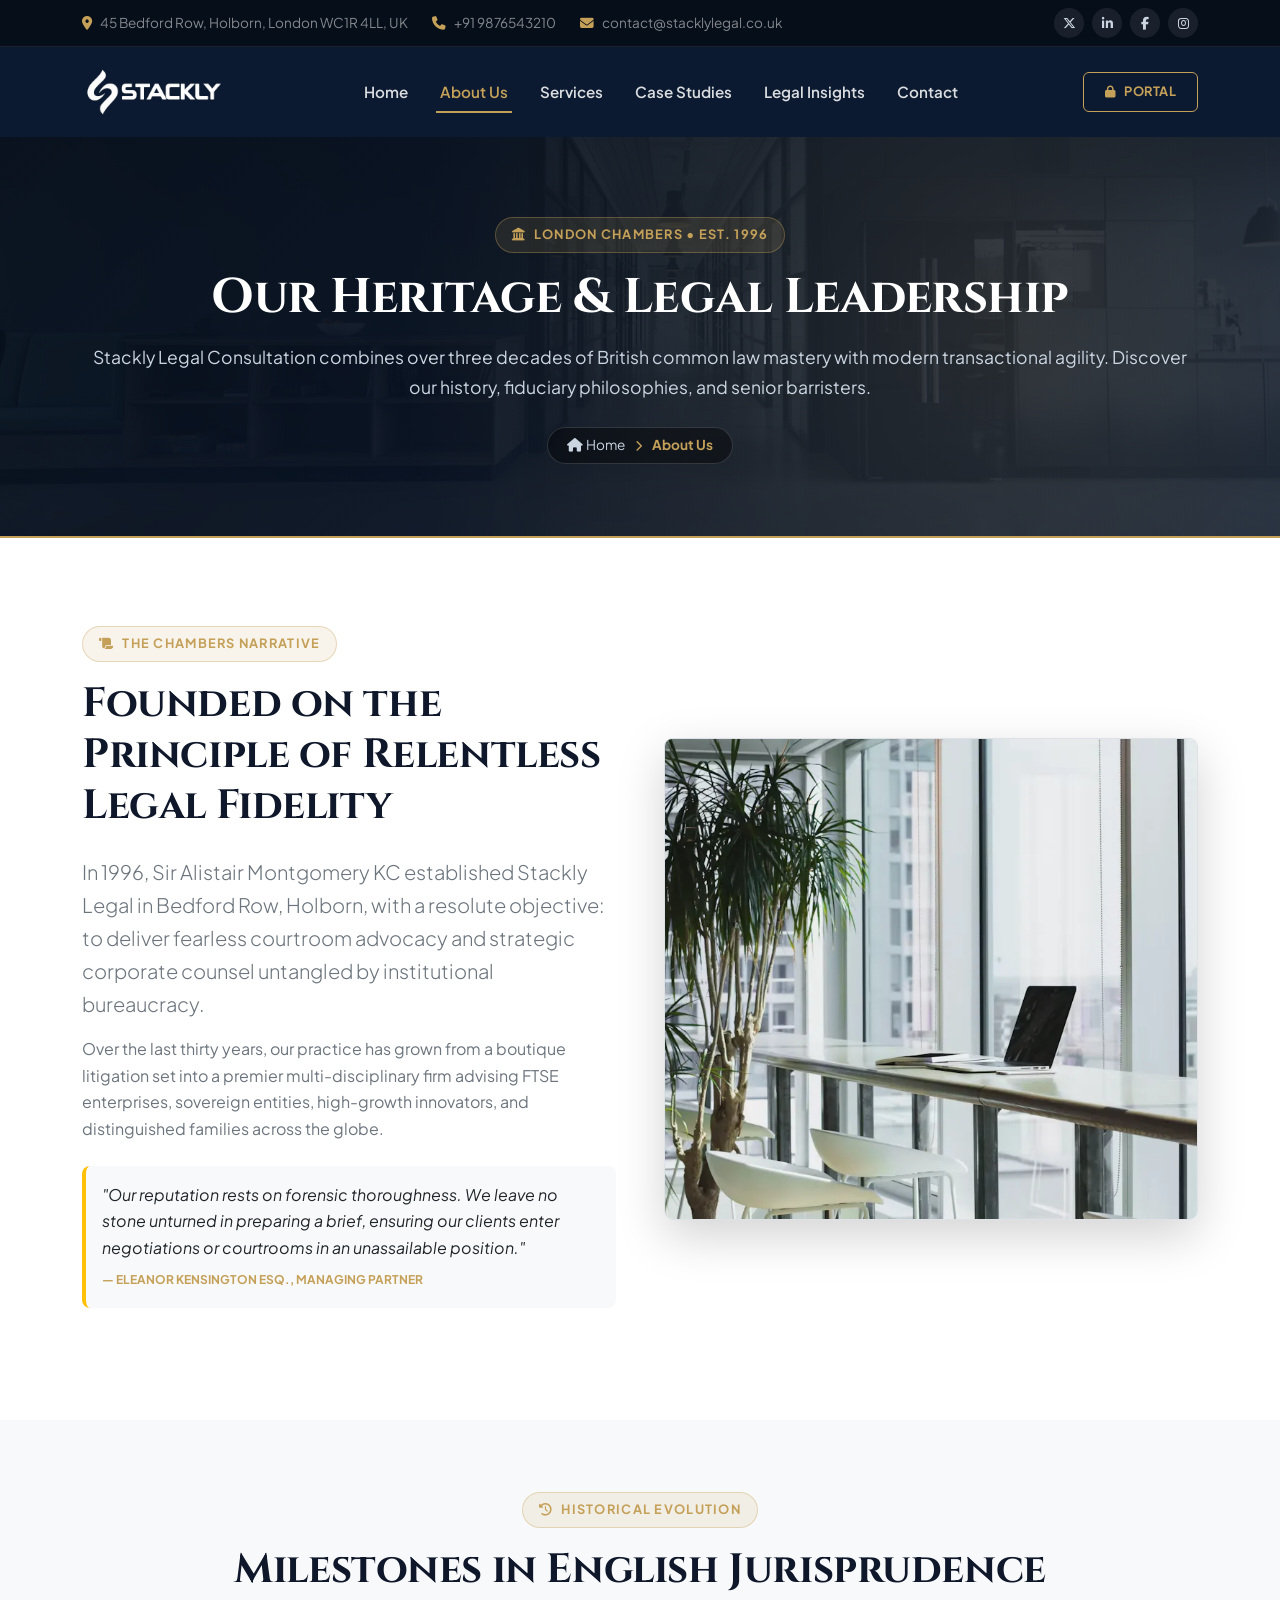
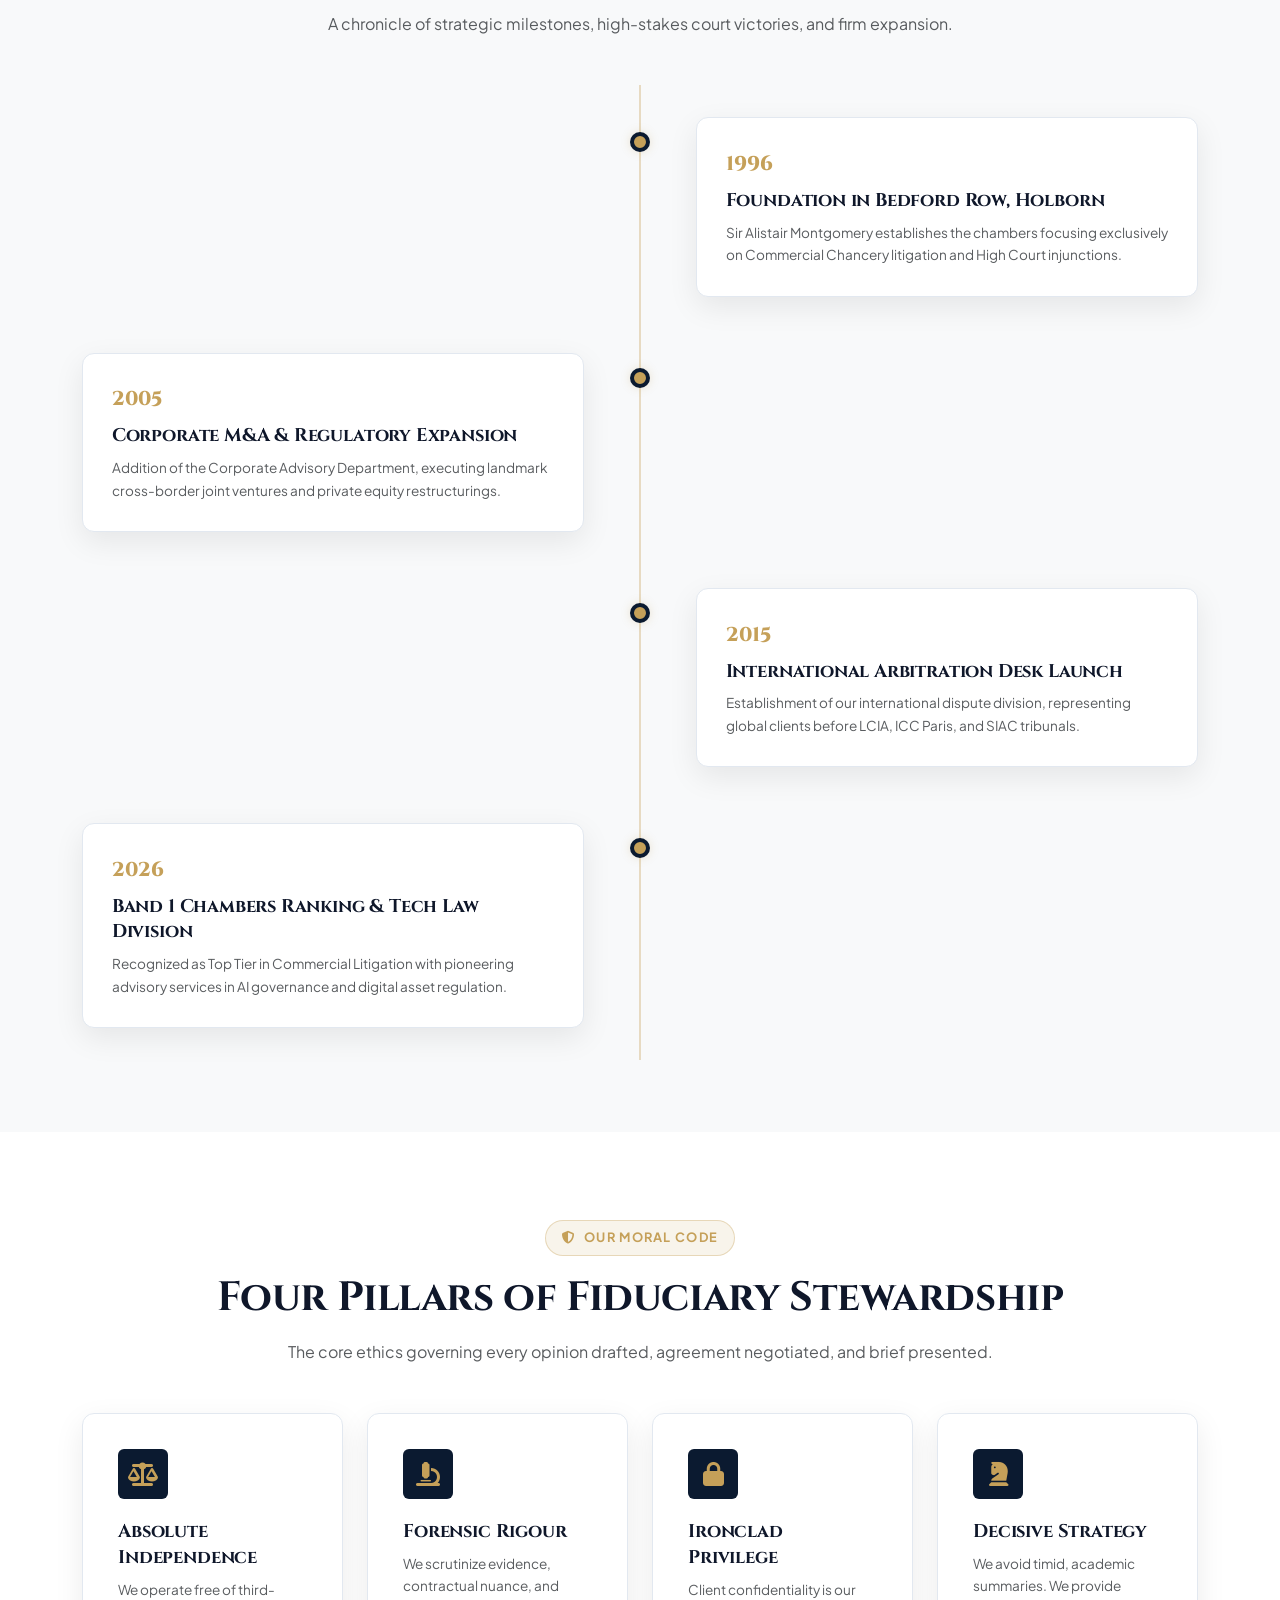
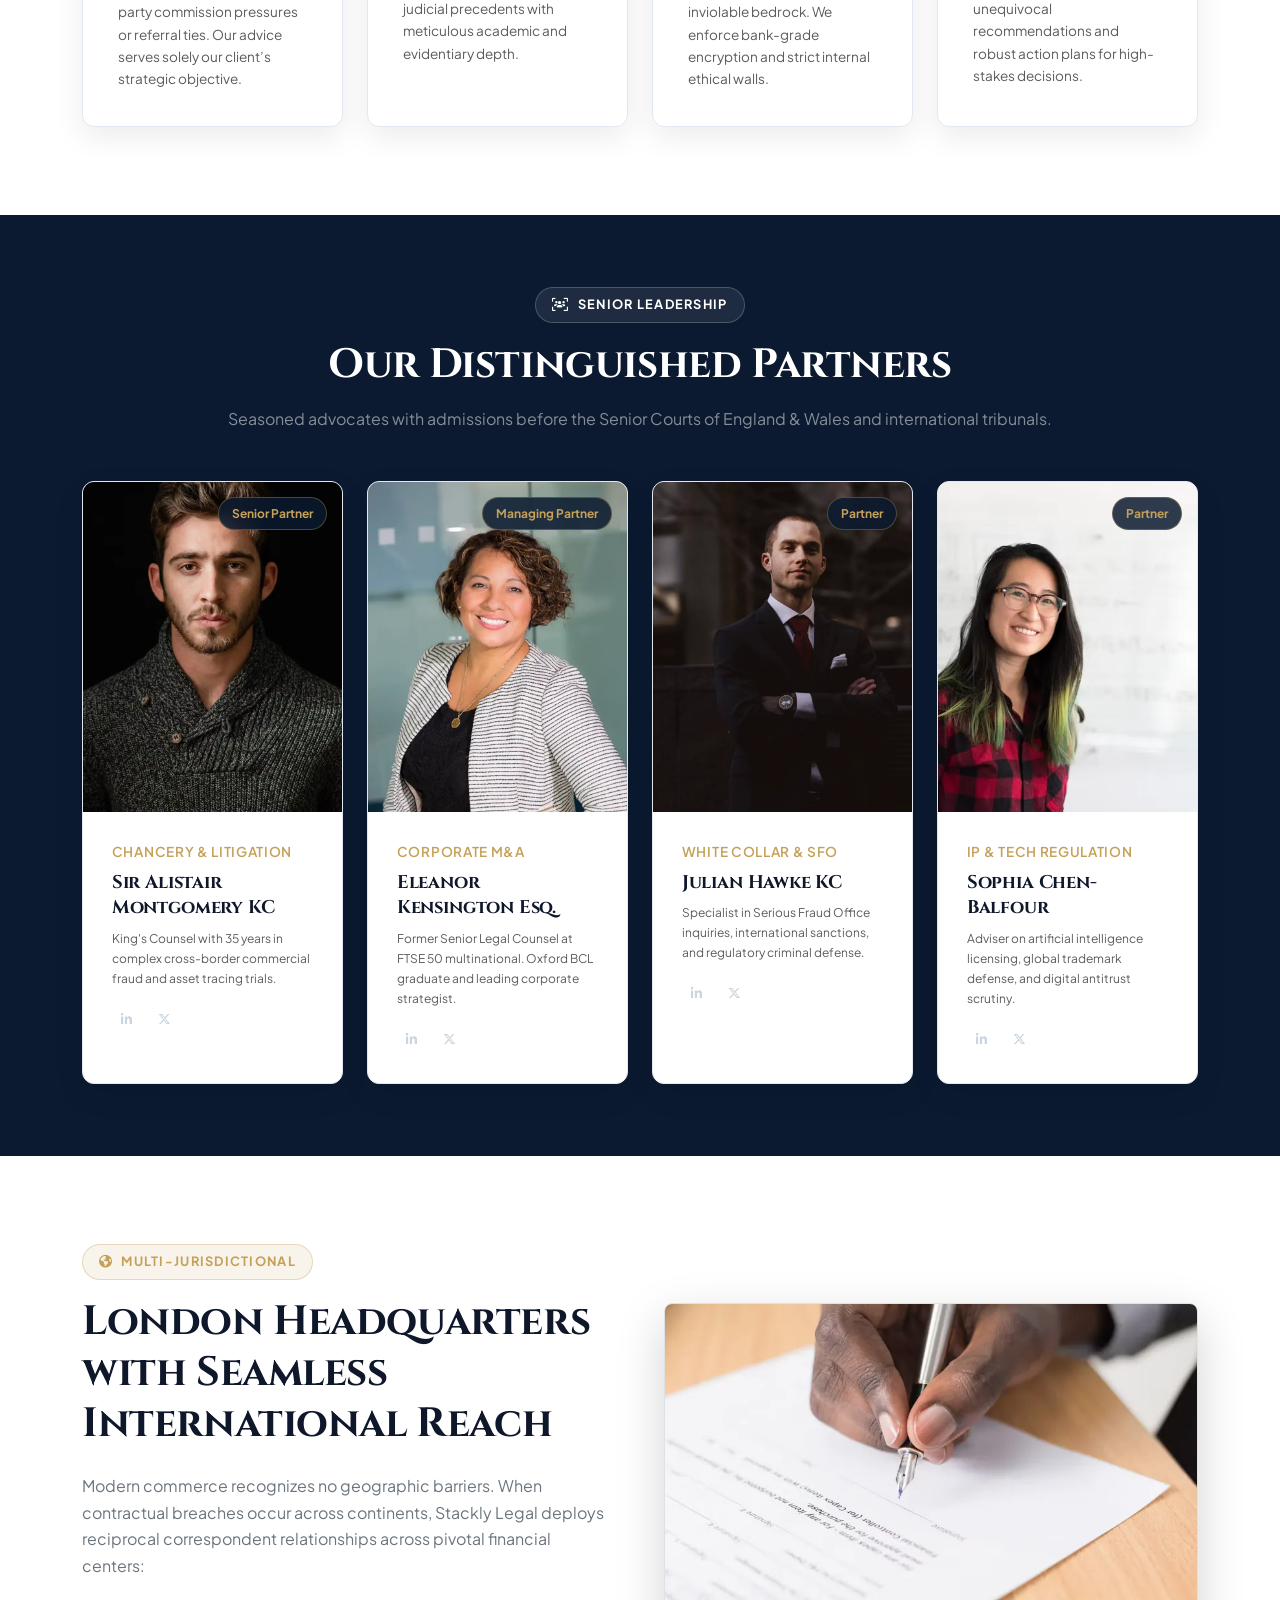
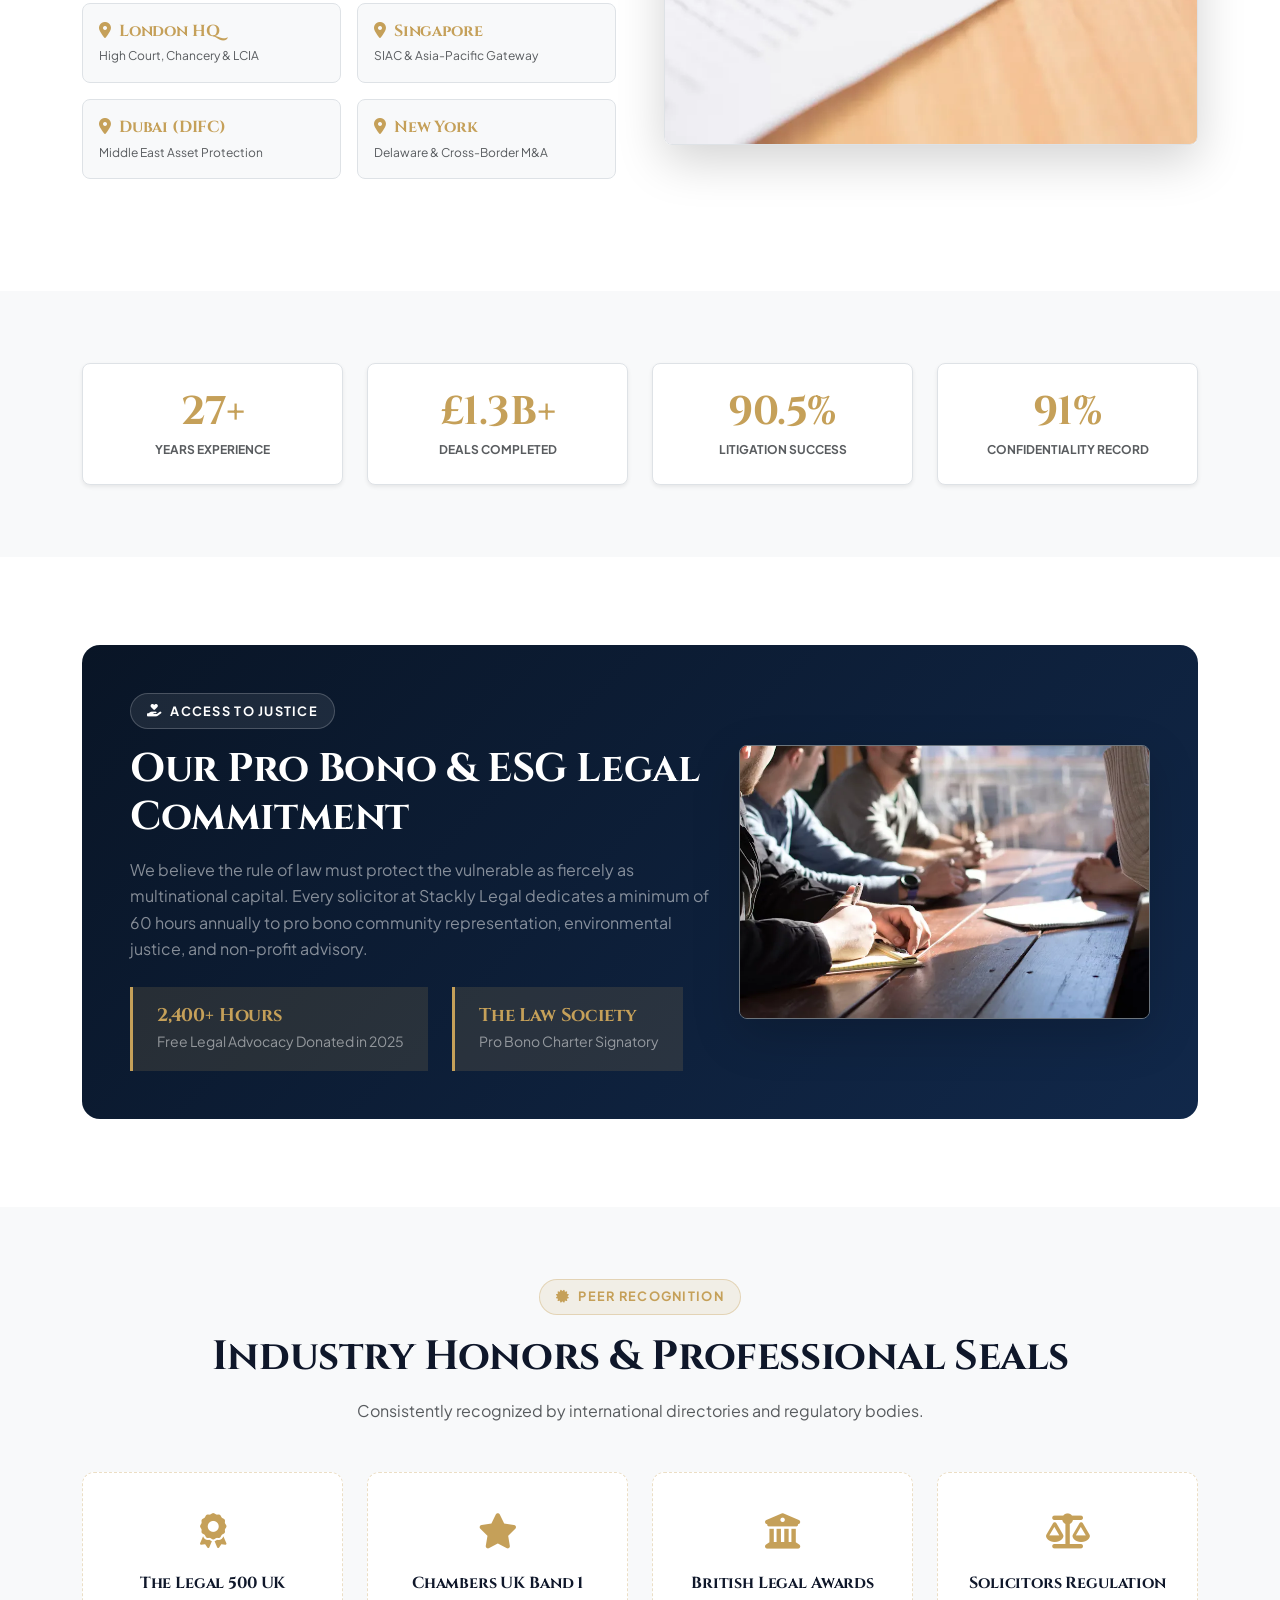
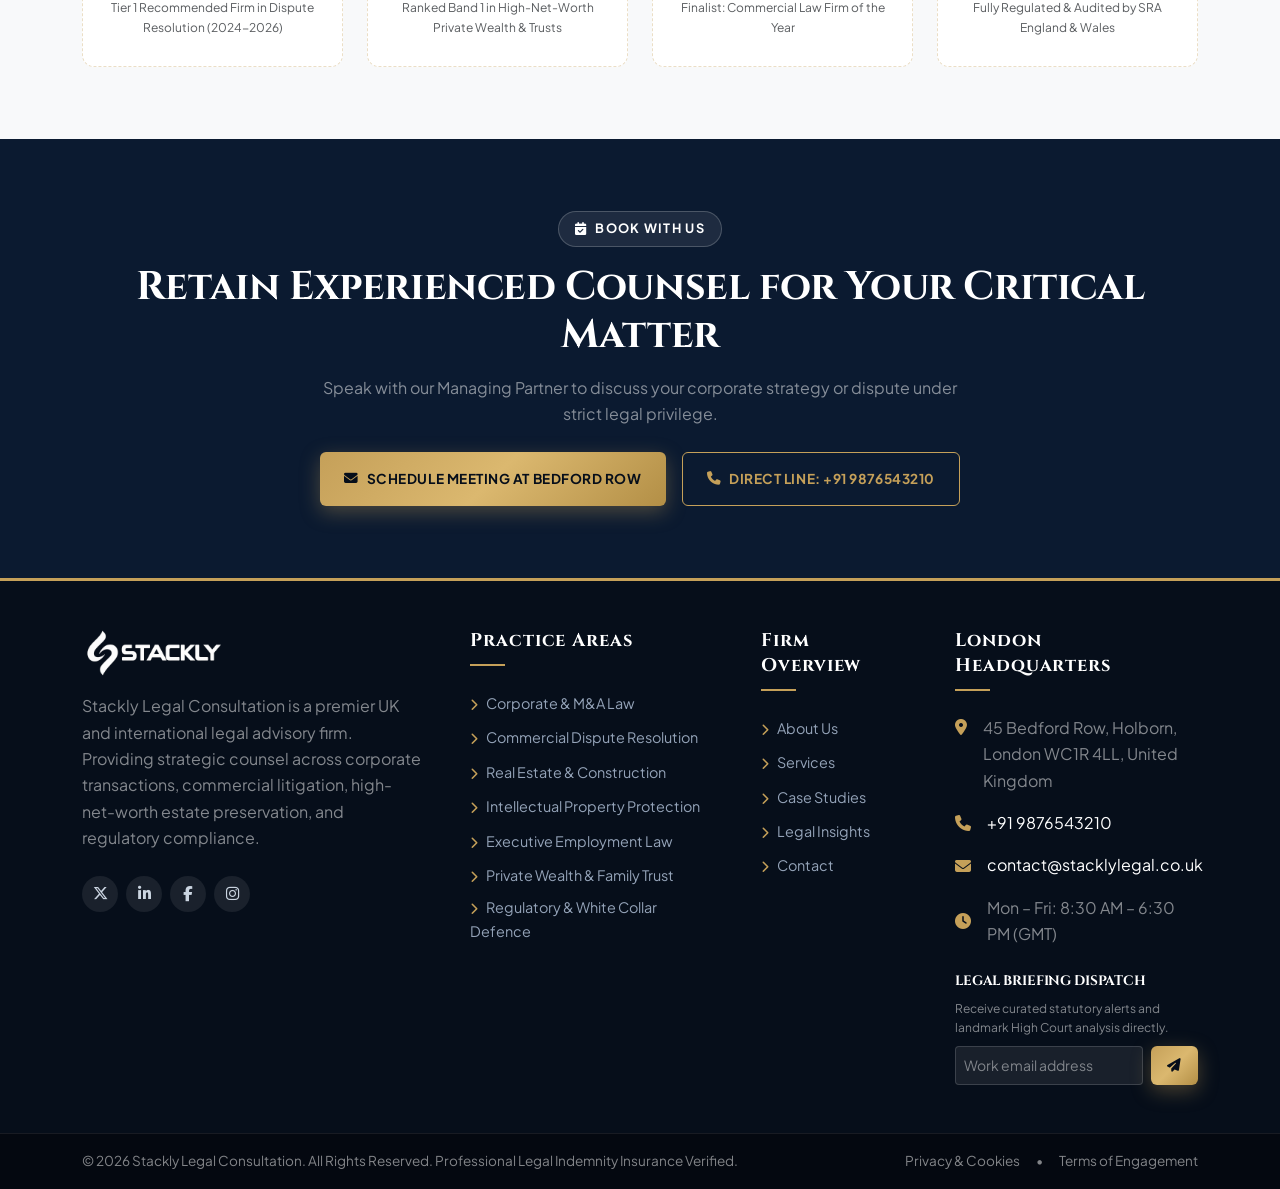
<file: pages/about.html>
<!doctype html>
<html lang="en">
  <head>
    <meta charset="UTF-8" />
    <meta name="viewport" content="width=device-width, initial-scale=1.0" />
    <title>About Us | Stackly Legal Consultation Chambers</title>
    <meta
      name="description"
      content="Learn about Stackly Legal Consultation, our founding London heritage, fiduciary standards, senior partners, and pro bono legal advocacy."
    />

    <!-- Favicon -->
    <link
      rel="icon"
      type="image/webp"
      href="../assets/images/logoStackly.webp"
    />

    <!-- Bootstrap 5.3 CSS -->
    <link
      href="https://cdn.jsdelivr.net/npm/bootstrap@5.3.0/dist/css/bootstrap.min.css"
      rel="stylesheet"
    />

    <!-- FontAwesome 6 Icons CDN -->
    <link
      rel="stylesheet"
      href="https://cdnjs.cloudflare.com/ajax/libs/font-awesome/6.7.2/css/all.min.css"
    />

    <!-- Google Fonts: Cinzel & Plus Jakarta Sans -->
    <link rel="preconnect" href="https://fonts.googleapis.com" />
    <link rel="preconnect" href="https://fonts.gstatic.com" crossorigin />
    <link
      href="https://fonts.googleapis.com/css2?family=Cinzel:wght@600;700;800;900&family=Plus+Jakarta+Sans:wght@300;400;500;600;700;800&display=swap"
      rel="stylesheet"
    />

    <!-- Master Stylesheet & About Dedicated CSS -->
    <link rel="stylesheet" href="../assets/css/styles.css" />
    <link rel="stylesheet" href="../assets/css/about.css" />
  </head>
  <body>
    <!-- Dynamic Header Component Placeholder -->
    <div id="header-placeholder"></div>

    <main>
      <!-- ── SECTION 1: UNIFIED SUBPAGE BANNER ────────────────────────────────── -->
      <section class="page-banner">
        <div class="container">
          <div class="page-banner-content">
            <span class="legal-badge"
              ><i class="fa-solid fa-landmark"></i> London Chambers &bull; Est.
              1996</span
            >
            <h1 class="page-banner-title">
              Our Heritage &amp; Legal Leadership
            </h1>
            <p class="page-banner-desc">
              Stackly Legal Consultation combines over three decades of British
              common law mastery with modern transactional agility. Discover our
              history, fiduciary philosophies, and senior barristers.
            </p>
            <nav class="breadcrumb-nav">
              <a href="../index.html"
                ><i class="fa-solid fa-house me-1"></i>Home</a
              >
              <span class="bc-sep"
                ><i class="fa-solid fa-chevron-right"></i
              ></span>
              <span class="bc-current">About Us</span>
            </nav>
          </div>
        </div>
      </section>

      <!-- ── SECTION 2: FOUNDING STORY & FIRM OVERVIEW ───────────────────────── -->
      <section class="py-5 my-4">
        <div class="container py-3">
          <div class="row align-items-center g-5">
            <div class="col-lg-6 col-12">
              <span class="legal-badge"
                ><i class="fa-solid fa-scroll"></i> The Chambers Narrative</span
              >
              <h2 class="mb-4">
                Founded on the Principle of Relentless Legal Fidelity
              </h2>
              <p class="lead text-secondary mb-3">
                In 1996, Sir Alistair Montgomery KC established Stackly Legal in
                Bedford Row, Holborn, with a resolute objective: to deliver
                fearless courtroom advocacy and strategic corporate counsel
                untangled by institutional bureaucracy.
              </p>
              <p class="text-secondary mb-4">
                Over the last thirty years, our practice has grown from a
                boutique litigation set into a premier multi-disciplinary firm
                advising FTSE enterprises, sovereign entities, high-growth
                innovators, and distinguished families across the globe.
              </p>
              <div
                class="p-3 bg-light rounded-3 border-start border-4 border-warning mb-4"
              >
                <p class="fst-italic text-dark mb-1">
                  "Our reputation rests on forensic thoroughness. We leave no
                  stone unturned in preparing a brief, ensuring our clients
                  enter negotiations or courtrooms in an unassailable position."
                </p>
                <strong class="text-gold fs-8 text-uppercase"
                  >&mdash; Eleanor Kensington Esq., Managing Partner</strong
                >
              </div>
            </div>

            <div class="col-lg-6 col-12">
              <div class="img-hover-zoom rounded-3 shadow-lg border">
                <img
                  src="../assets/images/about/about-london-legal-chambers-conference-suite.webp"
                  alt="London legal chambers conference suite"
                  class="img-fluid"
                  style="height: 480px; object-fit: cover"
                />
              </div>
            </div>
          </div>
        </div>
      </section>

      <!-- ── SECTION 3: HERITAGE TIMELINE MILESTONES ─────────────────────────── -->
      <section class="py-5 bg-light">
        <div class="container py-4">
          <div class="text-center max-w-700 mx-auto mb-5">
            <span class="legal-badge"
              ><i class="fa-solid fa-clock-rotate-left"></i> Historical
              Evolution</span
            >
            <h2 class="mb-3">Milestones in English Jurisprudence</h2>
            <p class="text-muted">
              A chronicle of strategic milestones, high-stakes court victories,
              and firm expansion.
            </p>
          </div>

          <div class="heritage-timeline">
            <!-- 1996 -->
            <div class="timeline-milestone-item">
              <div class="timeline-milestone-dot"></div>
              <div class="timeline-milestone-content">
                <span class="timeline-year">1996</span>
                <h5 class="mb-2">Foundation in Bedford Row, Holborn</h5>
                <p class="text-muted fs-7 mb-0">
                  Sir Alistair Montgomery establishes the chambers focusing
                  exclusively on Commercial Chancery litigation and High Court
                  injunctions.
                </p>
              </div>
            </div>

            <!-- 2005 -->
            <div class="timeline-milestone-item">
              <div class="timeline-milestone-dot"></div>
              <div class="timeline-milestone-content">
                <span class="timeline-year">2005</span>
                <h5 class="mb-2">
                  Corporate M&amp;A &amp; Regulatory Expansion
                </h5>
                <p class="text-muted fs-7 mb-0">
                  Addition of the Corporate Advisory Department, executing
                  landmark cross-border joint ventures and private equity
                  restructurings.
                </p>
              </div>
            </div>

            <!-- 2015 -->
            <div class="timeline-milestone-item">
              <div class="timeline-milestone-dot"></div>
              <div class="timeline-milestone-content">
                <span class="timeline-year">2015</span>
                <h5 class="mb-2">International Arbitration Desk Launch</h5>
                <p class="text-muted fs-7 mb-0">
                  Establishment of our international dispute division,
                  representing global clients before LCIA, ICC Paris, and SIAC
                  tribunals.
                </p>
              </div>
            </div>

            <!-- 2026 -->
            <div class="timeline-milestone-item">
              <div class="timeline-milestone-dot"></div>
              <div class="timeline-milestone-content">
                <span class="timeline-year">2026</span>
                <h5 class="mb-2">
                  Band 1 Chambers Ranking &amp; Tech Law Division
                </h5>
                <p class="text-muted fs-7 mb-0">
                  Recognized as Top Tier in Commercial Litigation with
                  pioneering advisory services in AI governance and digital
                  asset regulation.
                </p>
              </div>
            </div>
          </div>
        </div>
      </section>

      <!-- ── SECTION 4: CORE FIDUCIARY PRINCIPLES & VALUES ───────────────────── -->
      <section class="py-5 my-4">
        <div class="container py-3">
          <div class="text-center max-w-700 mx-auto mb-5">
            <span class="legal-badge"
              ><i class="fa-solid fa-shield-halved"></i> Our Moral Code</span
            >
            <h2 class="mb-3">Four Pillars of Fiduciary Stewardship</h2>
            <p class="text-muted">
              The core ethics governing every opinion drafted, agreement
              negotiated, and brief presented.
            </p>
          </div>

          <div class="row g-4">
            <div class="col-lg-3 col-md-6 col-12">
              <div class="legal-card pillar-card">
                <div class="pillar-badge-box">
                  <i class="fa-solid fa-balance-scale"></i>
                </div>
                <h5 class="mb-2">Absolute Independence</h5>
                <p class="text-muted fs-7 mb-0">
                  We operate free of third-party commission pressures or
                  referral ties. Our advice serves solely our client’s strategic
                  objective.
                </p>
              </div>
            </div>
            <div class="col-lg-3 col-md-6 col-12">
              <div class="legal-card pillar-card">
                <div class="pillar-badge-box">
                  <i class="fa-solid fa-microscope"></i>
                </div>
                <h5 class="mb-2">Forensic Rigour</h5>
                <p class="text-muted fs-7 mb-0">
                  We scrutinize evidence, contractual nuance, and judicial
                  precedents with meticulous academic and evidentiary depth.
                </p>
              </div>
            </div>
            <div class="col-lg-3 col-md-6 col-12">
              <div class="legal-card pillar-card">
                <div class="pillar-badge-box">
                  <i class="fa-solid fa-lock"></i>
                </div>
                <h5 class="mb-2">Ironclad Privilege</h5>
                <p class="text-muted fs-7 mb-0">
                  Client confidentiality is our inviolable bedrock. We enforce
                  bank-grade encryption and strict internal ethical walls.
                </p>
              </div>
            </div>
            <div class="col-lg-3 col-md-6 col-12">
              <div class="legal-card pillar-card">
                <div class="pillar-badge-box">
                  <i class="fa-solid fa-chess-knight"></i>
                </div>
                <h5 class="mb-2">Decisive Strategy</h5>
                <p class="text-muted fs-7 mb-0">
                  We avoid timid, academic summaries. We provide unequivocal
                  recommendations and robust action plans for high-stakes
                  decisions.
                </p>
              </div>
            </div>
          </div>
        </div>
      </section>

      <!-- ── SECTION 5: SENIOR PARTNERS & ADVOCATES ──────────────────────────── -->
      <section class="py-5 bg-navy text-white">
        <div class="container py-4">
          <div class="text-center max-w-700 mx-auto mb-5">
            <span class="legal-badge legal-badge-dark"
              ><i class="fa-solid fa-users-viewfinder"></i> Senior
              Leadership</span
            >
            <h2 class="text-white mb-3">Our Distinguished Partners</h2>
            <p class="text-white-50">
              Seasoned advocates with admissions before the Senior Courts of
              England &amp; Wales and international tribunals.
            </p>
          </div>

          <div class="row g-4">
            <!-- Partner 1 -->
            <div class="col-lg-3 col-md-6 col-12">
              <div class="attorney-card">
                <div class="attorney-img-wrap">
                  <img
                    src="../assets/images/about/about-attorney-img-wrap-1.webp"
                    alt="Sir Alistair Montgomery KC"
                  />
                  <span class="attorney-badge">Senior Partner</span>
                </div>
                <div class="attorney-body">
                  <div class="attorney-title">Chancery &amp; Litigation</div>
                  <h5 class="mb-2">Sir Alistair Montgomery KC</h5>
                  <p class="text-muted fs-8 mb-3">
                    King's Counsel with 35 years in complex cross-border
                    commercial fraud and asset tracing trials.
                  </p>
                  <div class="d-flex gap-2">
                    <a
                      href="#"
                      rel="noopener noreferrer"
                      class="social-icon-sm"
                      aria-label="LinkedIn"
                      ><i class="fa-brands fa-linkedin-in"></i
                    ></a>
                    <a
                      href="#"
                      rel="noopener noreferrer"
                      class="social-icon-sm"
                      aria-label="X"
                      ><i class="fa-brands fa-x-twitter"></i
                    ></a>
                  </div>
                </div>
              </div>
            </div>

            <!-- Partner 2 -->
            <div class="col-lg-3 col-md-6 col-12">
              <div class="attorney-card">
                <div class="attorney-img-wrap">
                  <img
                    src="../assets/images/about/about-attorney-img-wrap-2.webp"
                    alt="Eleanor Kensington Esq."
                  />
                  <span class="attorney-badge">Managing Partner</span>
                </div>
                <div class="attorney-body">
                  <div class="attorney-title">Corporate M&amp;A</div>
                  <h5 class="mb-2">Eleanor Kensington Esq.</h5>
                  <p class="text-muted fs-8 mb-3">
                    Former Senior Legal Counsel at FTSE 50 multinational. Oxford
                    BCL graduate and leading corporate strategist.
                  </p>
                  <div class="d-flex gap-2">
                    <a
                      href="#"
                      rel="noopener noreferrer"
                      class="social-icon-sm"
                      aria-label="LinkedIn"
                      ><i class="fa-brands fa-linkedin-in"></i
                    ></a>
                    <a
                      href="#"
                      rel="noopener noreferrer"
                      class="social-icon-sm"
                      aria-label="X"
                      ><i class="fa-brands fa-x-twitter"></i
                    ></a>
                  </div>
                </div>
              </div>
            </div>

            <!-- Partner 3 -->
            <div class="col-lg-3 col-md-6 col-12">
              <div class="attorney-card">
                <div class="attorney-img-wrap">
                  <img
                    src="../assets/images/about/about-attorney-img-wrap-3.webp"
                    alt="Julian Hawke KC"
                  />
                  <span class="attorney-badge">Partner</span>
                </div>
                <div class="attorney-body">
                  <div class="attorney-title">White Collar &amp; SFO</div>
                  <h5 class="mb-2">Julian Hawke KC</h5>
                  <p class="text-muted fs-8 mb-3">
                    Specialist in Serious Fraud Office inquiries, international
                    sanctions, and regulatory criminal defense.
                  </p>
                  <div class="d-flex gap-2">
                    <a
                      href="#"
                      rel="noopener noreferrer"
                      class="social-icon-sm"
                      aria-label="LinkedIn"
                      ><i class="fa-brands fa-linkedin-in"></i
                    ></a>
                    <a
                      href="#"
                      rel="noopener noreferrer"
                      class="social-icon-sm"
                      aria-label="X"
                      ><i class="fa-brands fa-x-twitter"></i
                    ></a>
                  </div>
                </div>
              </div>
            </div>

            <!-- Partner 4 -->
            <div class="col-lg-3 col-md-6 col-12">
              <div class="attorney-card">
                <div class="attorney-img-wrap">
                  <img
                    src="../assets/images/about/about-attorney-img-wrap-4.webp"
                    alt="Sophia Chen-Balfour"
                  />
                  <span class="attorney-badge">Partner</span>
                </div>
                <div class="attorney-body">
                  <div class="attorney-title">IP &amp; Tech Regulation</div>
                  <h5 class="mb-2">Sophia Chen-Balfour</h5>
                  <p class="text-muted fs-8 mb-3">
                    Adviser on artificial intelligence licensing, global
                    trademark defense, and digital antitrust scrutiny.
                  </p>
                  <div class="d-flex gap-2">
                    <a
                      href="#"
                      rel="noopener noreferrer"
                      class="social-icon-sm"
                      aria-label="LinkedIn"
                      ><i class="fa-brands fa-linkedin-in"></i
                    ></a>
                    <a
                      href="#"
                      rel="noopener noreferrer"
                      class="social-icon-sm"
                      aria-label="X"
                      ><i class="fa-brands fa-x-twitter"></i
                    ></a>
                  </div>
                </div>
              </div>
            </div>
          </div>
        </div>
      </section>

      <!-- ── SECTION 6: GLOBAL NETWORK & CROSS-BORDER REACH ─────────────────── -->
      <section class="py-5 my-4">
        <div class="container py-3">
          <div class="row align-items-center g-5">
            <div class="col-lg-6 col-12">
              <span class="legal-badge"
                ><i class="fa-solid fa-earth-americas"></i>
                Multi-Jurisdictional</span
              >
              <h2 class="mb-4">
                London Headquarters with Seamless International Reach
              </h2>
              <p class="text-secondary mb-4">
                Modern commerce recognizes no geographic barriers. When
                contractual breaches occur across continents, Stackly Legal
                deploys reciprocal correspondent relationships across pivotal
                financial centers:
              </p>
              <div class="row g-3 mb-4">
                <div class="col-6">
                  <div class="p-3 bg-light rounded-3 border">
                    <h6 class="text-gold fw-bold mb-1">
                      <i class="fa-solid fa-location-dot me-2"></i>London HQ
                    </h6>
                    <p class="text-muted fs-8 mb-0">
                      High Court, Chancery &amp; LCIA
                    </p>
                  </div>
                </div>
                <div class="col-6">
                  <div class="p-3 bg-light rounded-3 border">
                    <h6 class="text-gold fw-bold mb-1">
                      <i class="fa-solid fa-location-dot me-2"></i>Singapore
                    </h6>
                    <p class="text-muted fs-8 mb-0">
                      SIAC &amp; Asia-Pacific Gateway
                    </p>
                  </div>
                </div>
                <div class="col-6">
                  <div class="p-3 bg-light rounded-3 border">
                    <h6 class="text-gold fw-bold mb-1">
                      <i class="fa-solid fa-location-dot me-2"></i>Dubai (DIFC)
                    </h6>
                    <p class="text-muted fs-8 mb-0">
                      Middle East Asset Protection
                    </p>
                  </div>
                </div>
                <div class="col-6">
                  <div class="p-3 bg-light rounded-3 border">
                    <h6 class="text-gold fw-bold mb-1">
                      <i class="fa-solid fa-location-dot me-2"></i>New York
                    </h6>
                    <p class="text-muted fs-8 mb-0">
                      Delaware &amp; Cross-Border M&amp;A
                    </p>
                  </div>
                </div>
              </div>
            </div>

            <div class="col-lg-6 col-12">
              <div class="img-hover-zoom rounded-3 shadow-lg border">
                <img
                  src="../assets/images/about/about-multi-jurisdictional-img.webp"
                  alt="Cross border legal partnership negotiation"
                  class="img-fluid"
                  style="height: 440px; object-fit: cover"
                />
              </div>
            </div>
          </div>
        </div>
      </section>

      <!-- ── SECTION 7: STATISTICAL PERFORMANCE METRICS ──────────────────────── -->
      <section class="py-5 bg-light">
        <div class="container py-4">
          <div class="row g-4 text-center">
            <div class="col-6 col-md-3">
              <div class="p-4 bg-white rounded-3 shadow-sm border">
                <h2 class="text-gold fw-bold display-6 mb-1">30+</h2>
                <p class="text-muted fs-8 text-uppercase mb-0 fw-bold">
                  Years Experience
                </p>
              </div>
            </div>
            <div class="col-6 col-md-3">
              <div class="p-4 bg-white rounded-3 shadow-sm border">
                <h2 class="text-gold fw-bold display-6 mb-1">£1.4B+</h2>
                <p class="text-muted fs-8 text-uppercase mb-0 fw-bold">
                  Deals Completed
                </p>
              </div>
            </div>
            <div class="col-6 col-md-3">
              <div class="p-4 bg-white rounded-3 shadow-sm border">
                <h2 class="text-gold fw-bold display-6 mb-1">98.4%</h2>
                <p class="text-muted fs-8 text-uppercase mb-0 fw-bold">
                  Litigation Success
                </p>
              </div>
            </div>
            <div class="col-6 col-md-3">
              <div class="p-4 bg-white rounded-3 shadow-sm border">
                <h2 class="text-gold fw-bold display-6 mb-1">100%</h2>
                <p class="text-muted fs-8 text-uppercase mb-0 fw-bold">
                  Confidentiality Record
                </p>
              </div>
            </div>
          </div>
        </div>
      </section>

      <!-- ── SECTION 8: PRO BONO & COMMUNITY JUSTICE ─────────────────────────── -->
      <section class="py-5 my-4">
        <div class="container py-3">
          <div class="pro-bono-showcase p-4 p-md-5 text-white">
            <div class="row align-items-center g-4">
              <div class="col-lg-7 col-12">
                <span class="legal-badge legal-badge-dark"
                  ><i class="fa-solid fa-hand-holding-heart"></i> Access to
                  Justice</span
                >
                <h3 class="text-white display-6 fw-bold mb-3">
                  Our Pro Bono &amp; ESG Legal Commitment
                </h3>
                <p class="text-white-50 mb-4">
                  We believe the rule of law must protect the vulnerable as
                  fiercely as multinational capital. Every solicitor at Stackly
                  Legal dedicates a minimum of 60 hours annually to pro bono
                  community representation, environmental justice, and
                  non-profit advisory.
                </p>
                <div class="d-flex flex-wrap gap-4">
                  <div class="pro-bono-accent-stat">
                    <h5 class="text-gold mb-0 fw-bold">2,400+ Hours</h5>
                    <small class="text-white-50"
                      >Free Legal Advocacy Donated in 2025</small
                    >
                  </div>
                  <div class="pro-bono-accent-stat">
                    <h5 class="text-gold mb-0 fw-bold">The Law Society</h5>
                    <small class="text-white-50"
                      >Pro Bono Charter Signatory</small
                    >
                  </div>
                </div>
              </div>
              <div class="col-lg-5 col-12 text-center text-lg-end">
                <img
                  src="../assets/images/about/about-community-justice-img.webp"
                  alt="Legal seminar in community hall"
                  class="img-fluid rounded-3 shadow-lg border border-secondary"
                  style="max-height: 280px; object-fit: cover"
                />
              </div>
            </div>
          </div>
        </div>
      </section>

      <!-- ── SECTION 9: ACCREDITATIONS & LEGAL HONORS GRID ────────────────────── -->
      <section class="py-5 bg-light">
        <div class="container py-4">
          <div class="text-center max-w-700 mx-auto mb-5">
            <span class="legal-badge"
              ><i class="fa-solid fa-certificate"></i> Peer Recognition</span
            >
            <h2 class="mb-3">Industry Honors &amp; Professional Seals</h2>
            <p class="text-muted">
              Consistently recognized by international directories and
              regulatory bodies.
            </p>
          </div>

          <div class="row g-4">
            <div class="col-lg-3 col-md-6 col-12">
              <div class="award-seal-card h-100">
                <div class="award-seal-icon">
                  <i class="fa-solid fa-award"></i>
                </div>
                <h6 class="fw-bold mb-1">The Legal 500 UK</h6>
                <p class="text-muted fs-8 mb-0">
                  Tier 1 Recommended Firm in Dispute Resolution (2024-2026)
                </p>
              </div>
            </div>
            <div class="col-lg-3 col-md-6 col-12">
              <div class="award-seal-card h-100">
                <div class="award-seal-icon">
                  <i class="fa-solid fa-star"></i>
                </div>
                <h6 class="fw-bold mb-1">Chambers UK Band 1</h6>
                <p class="text-muted fs-8 mb-0">
                  Ranked Band 1 in High-Net-Worth Private Wealth &amp; Trusts
                </p>
              </div>
            </div>
            <div class="col-lg-3 col-md-6 col-12">
              <div class="award-seal-card h-100">
                <div class="award-seal-icon">
                  <i class="fa-solid fa-building-columns"></i>
                </div>
                <h6 class="fw-bold mb-1">British Legal Awards</h6>
                <p class="text-muted fs-8 mb-0">
                  Finalist: Commercial Law Firm of the Year
                </p>
              </div>
            </div>
            <div class="col-lg-3 col-md-6 col-12">
              <div class="award-seal-card h-100">
                <div class="award-seal-icon">
                  <i class="fa-solid fa-scale-balanced"></i>
                </div>
                <h6 class="fw-bold mb-1">Solicitors Regulation</h6>
                <p class="text-muted fs-8 mb-0">
                  Fully Regulated &amp; Audited by SRA England &amp; Wales
                </p>
              </div>
            </div>
          </div>
        </div>
      </section>

      <!-- ── SECTION 10: PRIVATE CONSULTATION CTA BANNER ─────────────────────── -->
      <section class="py-5 bg-navy text-white text-center">
        <div class="container py-4">
          <span class="legal-badge legal-badge-dark"
            ><i class="fa-solid fa-calendar-check"></i> Book With Us</span
          >
          <h2 class="text-white display-6 fw-bold mb-3">
            Retain Experienced Counsel for Your Critical Matter
          </h2>
          <p class="text-white-50 mx-auto mb-4" style="max-width: 650px">
            Speak with our Managing Partner to discuss your corporate strategy
            or dispute under strict legal privilege.
          </p>
          <div class="d-flex flex-wrap justify-content-center gap-3">
            <a href="#" class="btn btn-gold px-4 py-3 fw-bold fs-7">
              <i class="fa-solid fa-envelope me-2"></i>Schedule Meeting at
              Bedford Row
            </a>
            <a href="#" class="btn btn-outline-gold px-4 py-3 fw-bold fs-7">
              <i class="fa-solid fa-phone me-2"></i>Direct Line: +91 9876543210
            </a>
          </div>
        </div>
      </section>
    </main>

    <!-- Dynamic Footer Component Placeholder -->
    <div id="footer-placeholder"></div>

    <!-- Bootstrap 5.3 JS Bundle -->
    <script src="https://cdn.jsdelivr.net/npm/bootstrap@5.3.0/dist/js/bootstrap.bundle.min.js"></script>

    <!-- Master Script -->
    <script src="../assets/js/script.js"></script>
  </body>
</html>
</file>
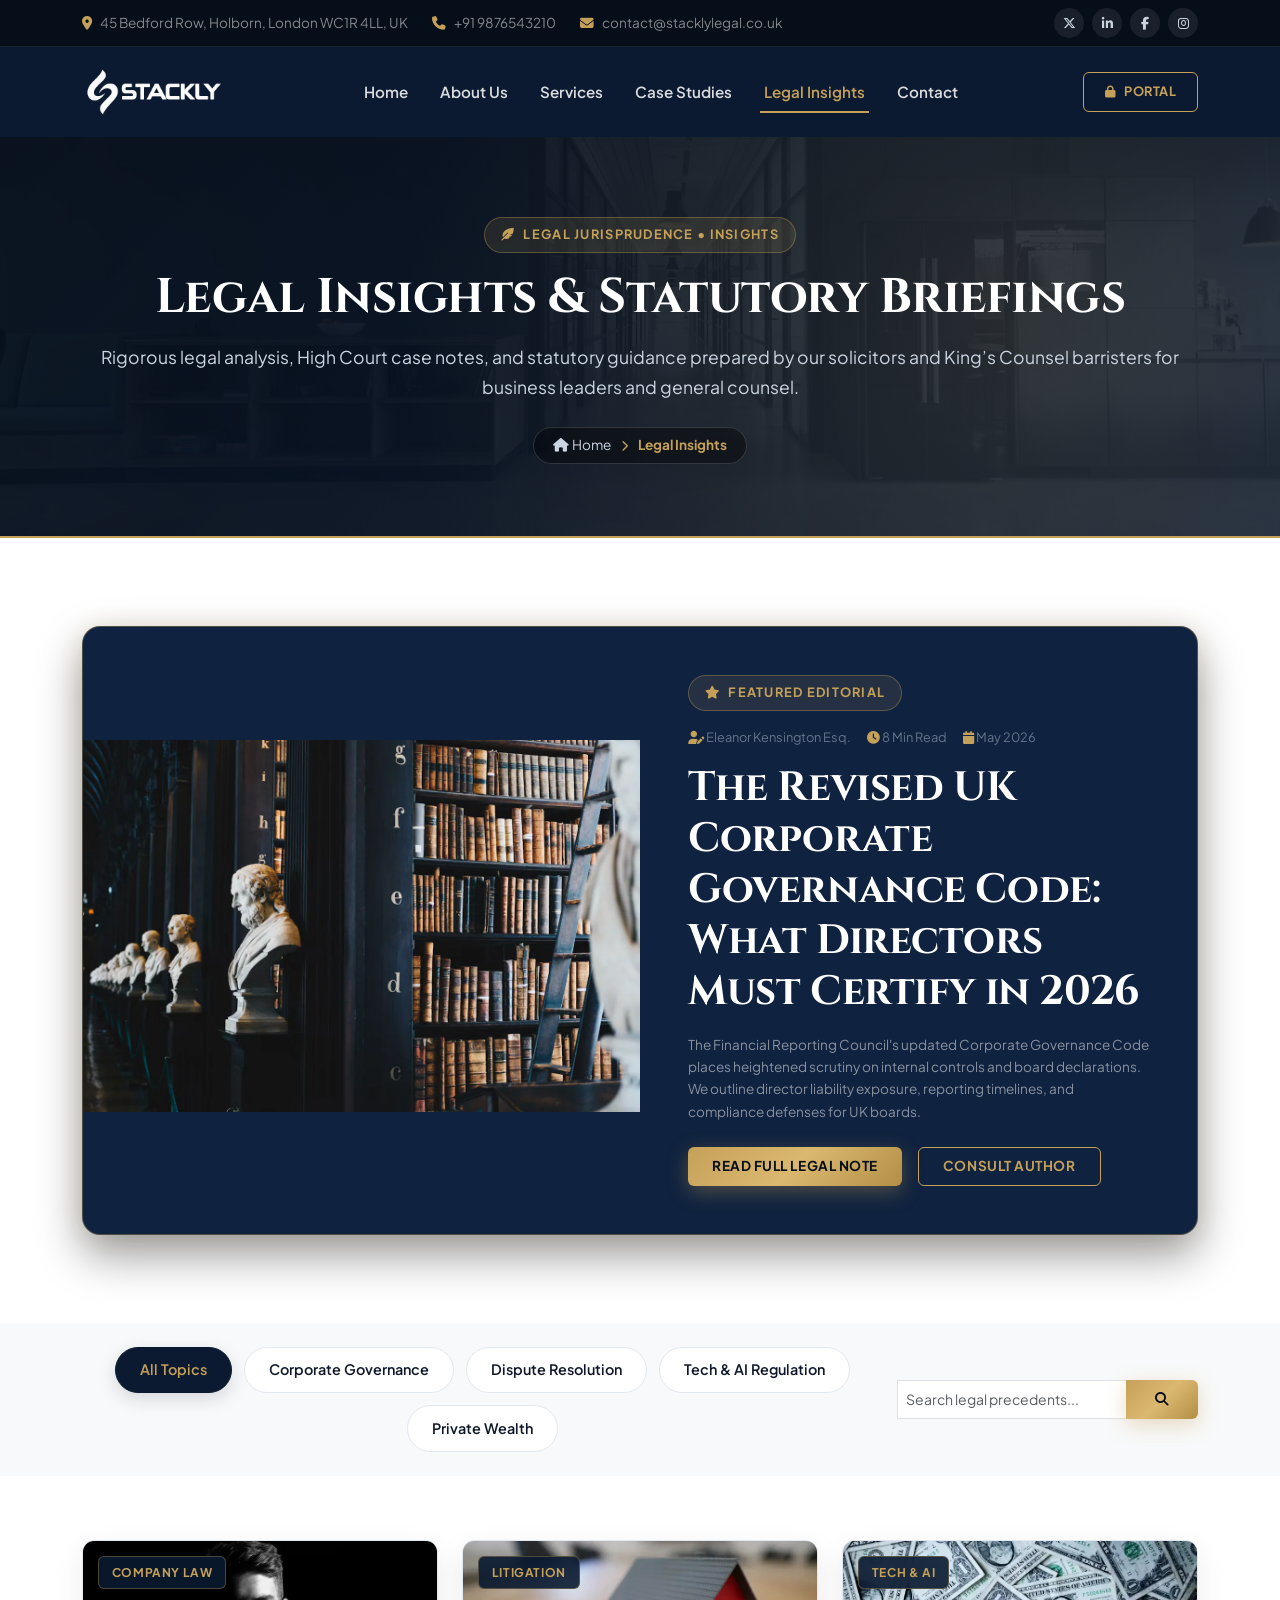
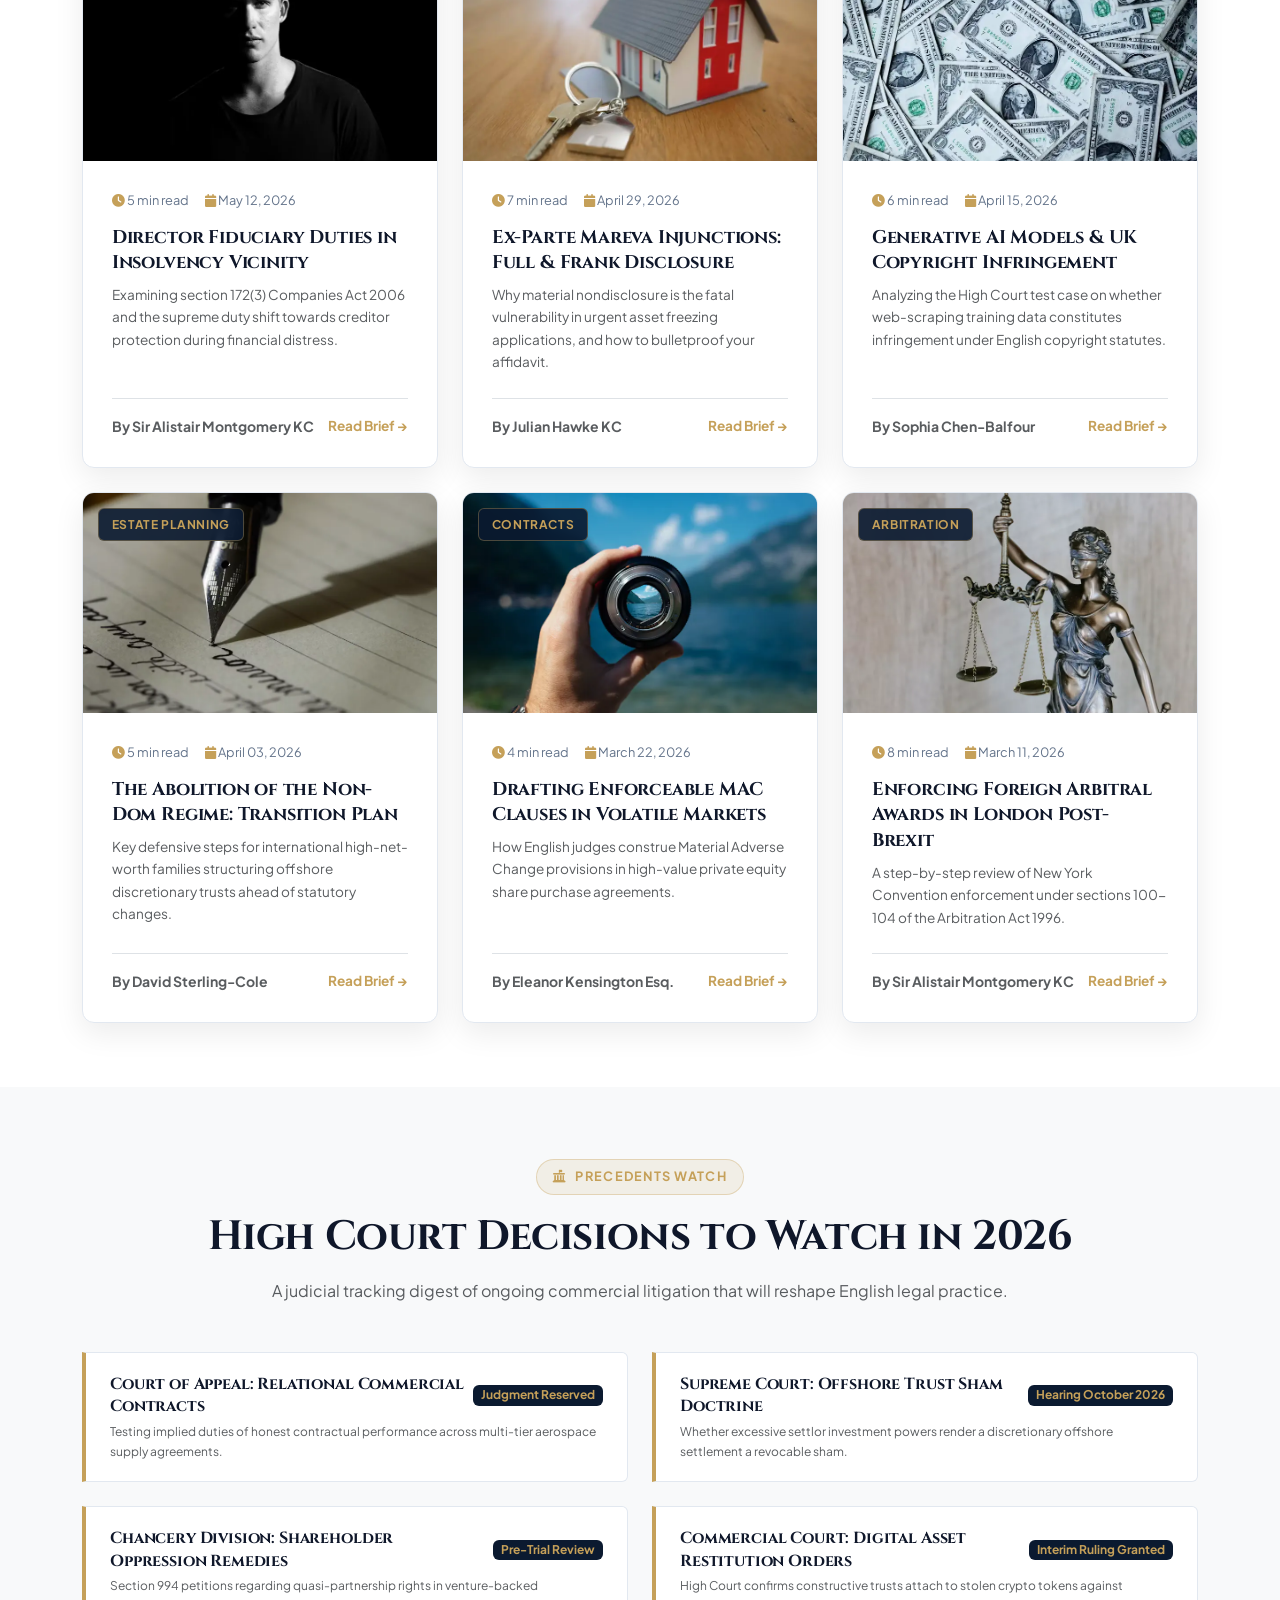
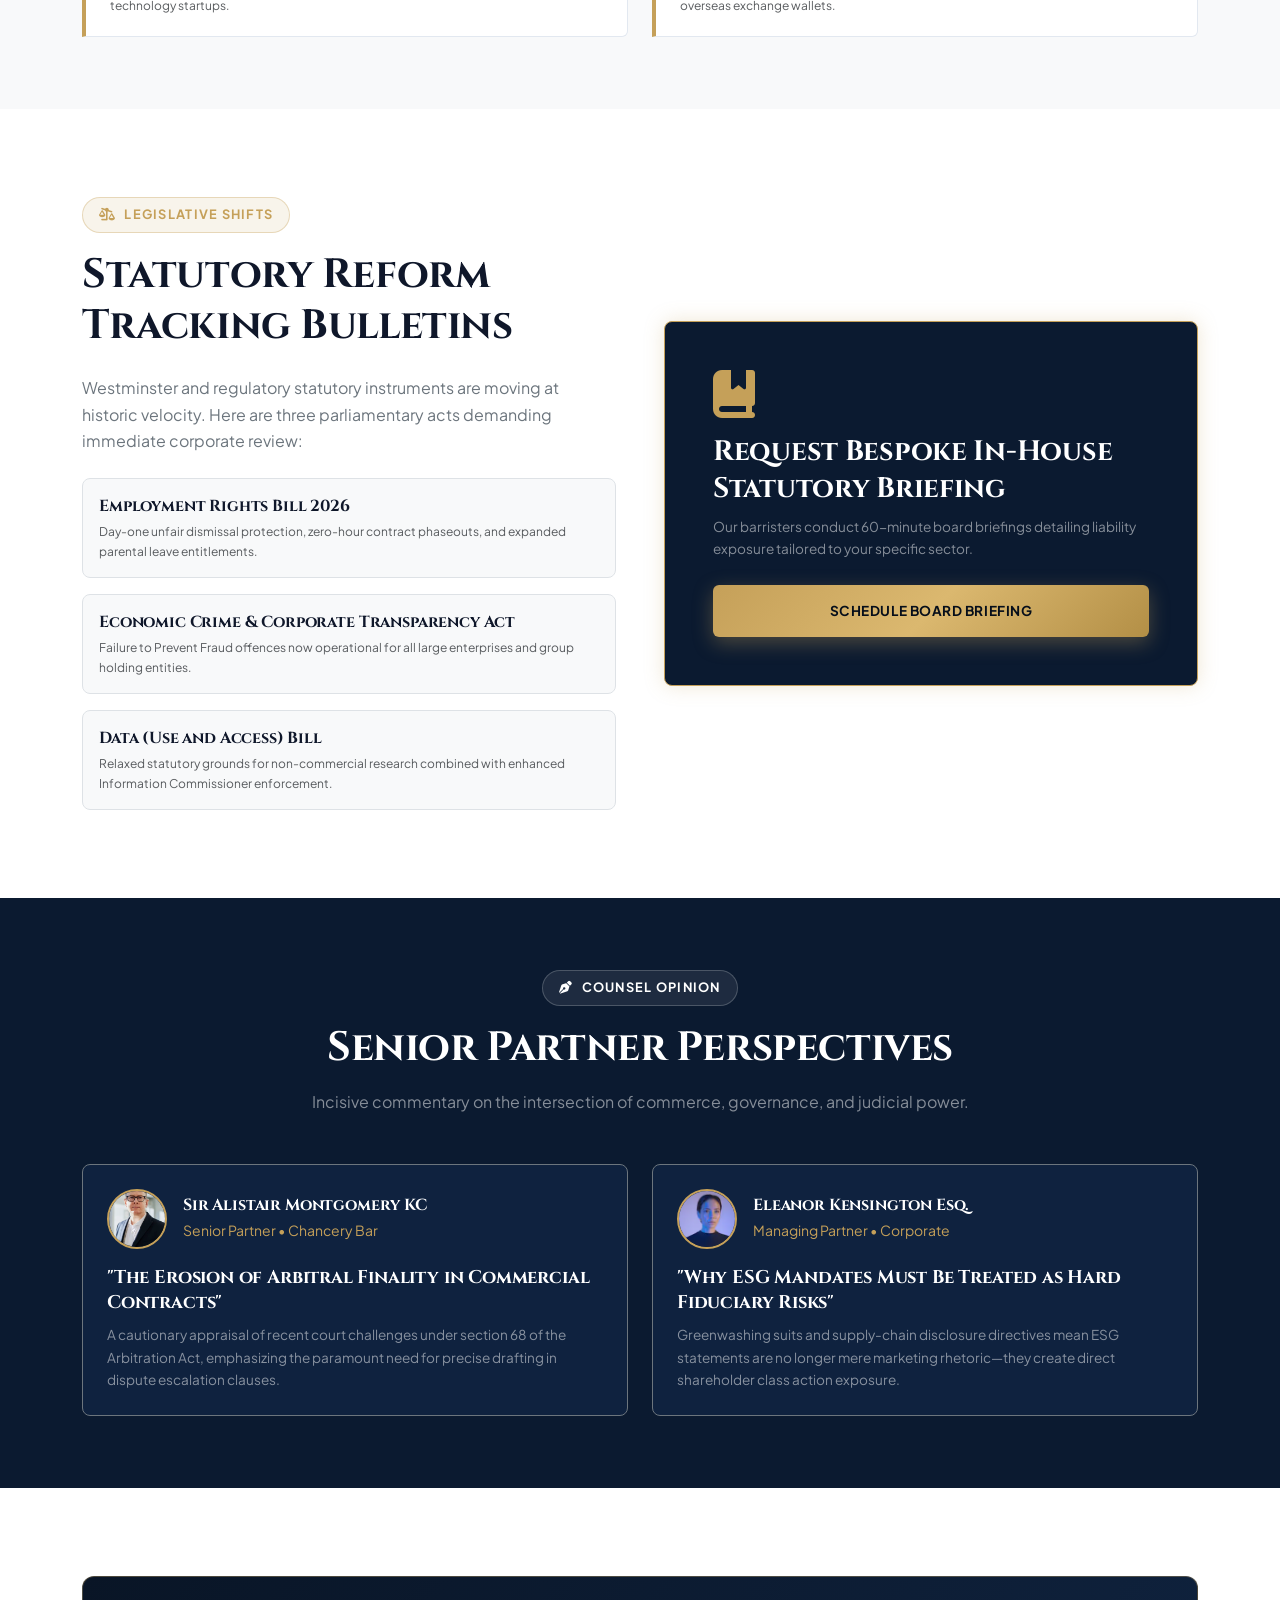
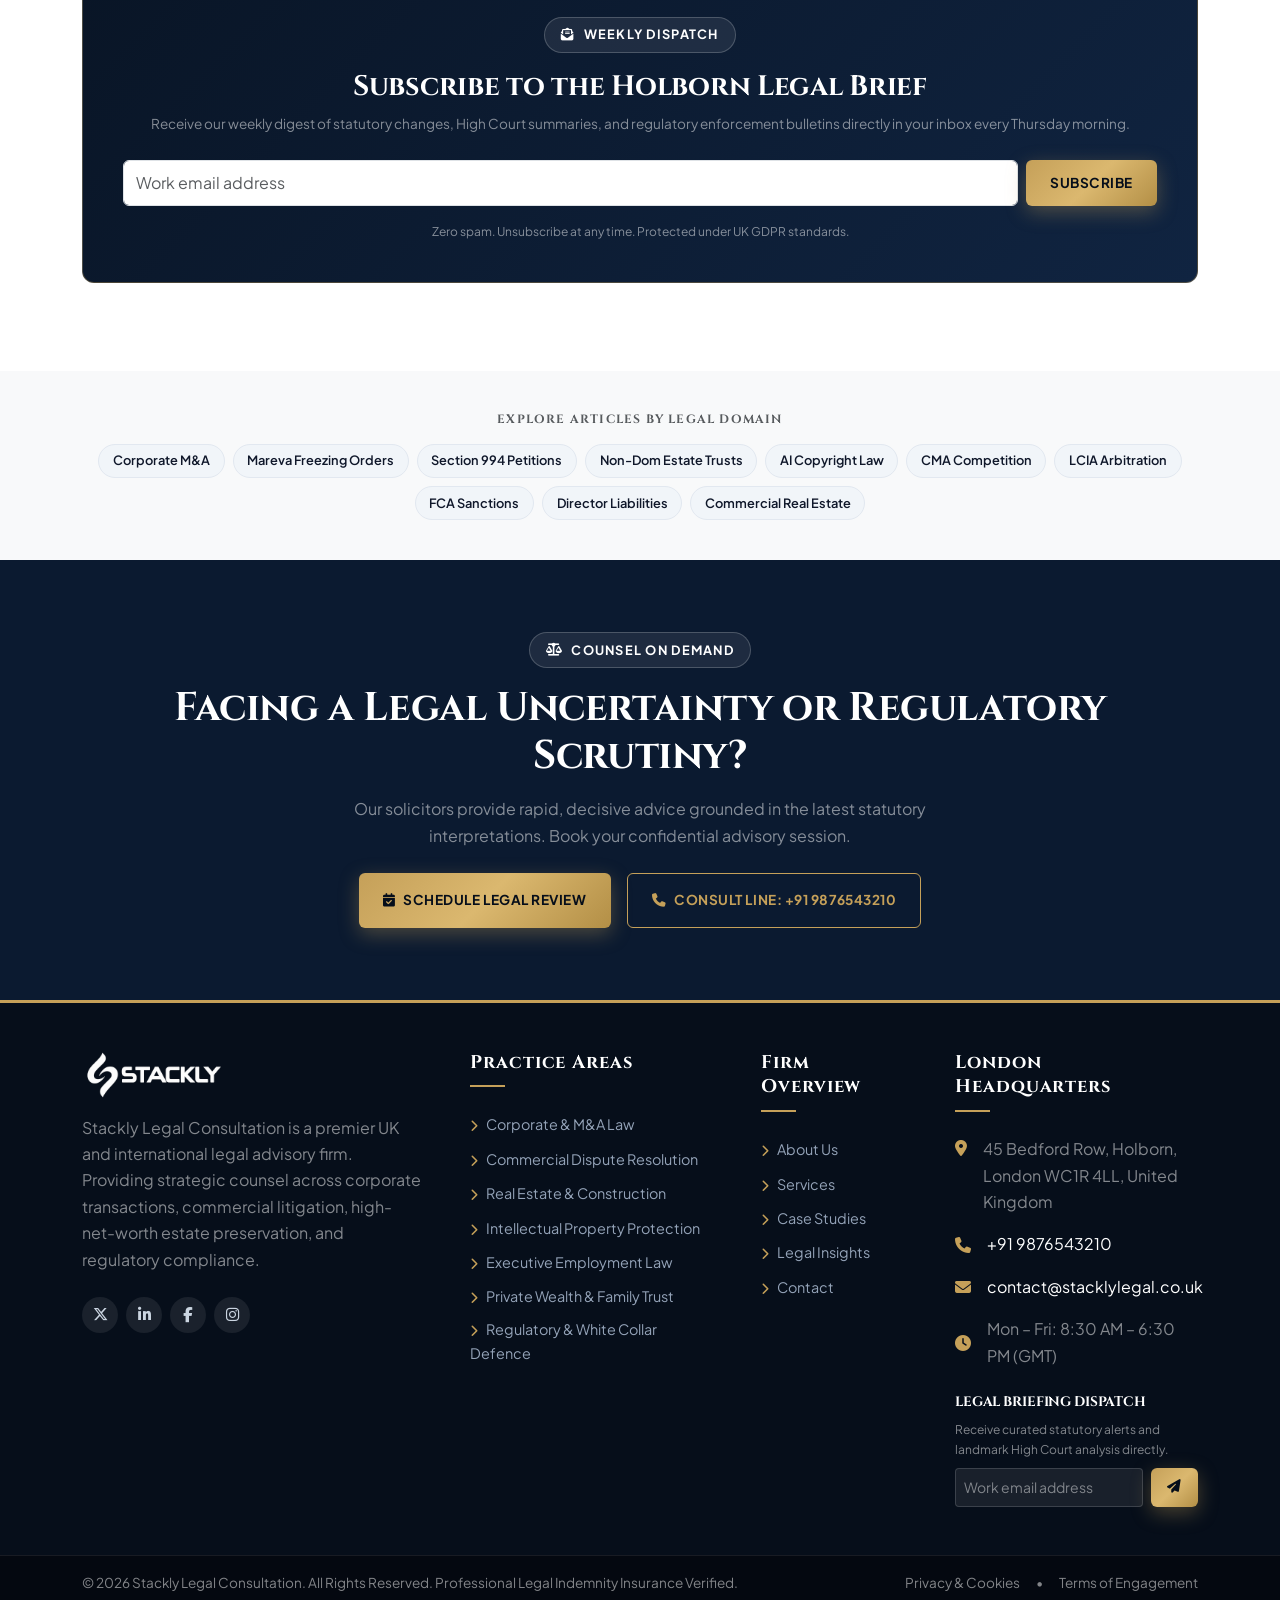
<file: pages/blog.html>
<!doctype html>
<html lang="en">
  <head>
    <meta charset="UTF-8" />
    <meta name="viewport" content="width=device-width, initial-scale=1.0" />
    <title>
      Legal Insights &amp; Statutory Briefings | Stackly Legal Consultation
    </title>
    <meta
      name="description"
      content="Read expert legal commentary, High Court precedent analysis, and UK statutory reform briefings by the partners of Stackly Legal."
    />

    <!-- Favicon -->
    <link
      rel="icon"
      type="image/webp"
      href="../assets/images/logoStackly.webp"
    />

    <!-- Bootstrap 5.3 CSS -->
    <link
      href="https://cdn.jsdelivr.net/npm/bootstrap@5.3.0/dist/css/bootstrap.min.css"
      rel="stylesheet"
    />

    <!-- FontAwesome 6 Icons CDN -->
    <link
      rel="stylesheet"
      href="https://cdnjs.cloudflare.com/ajax/libs/font-awesome/6.7.2/css/all.min.css"
    />

    <!-- Google Fonts: Cinzel & Plus Jakarta Sans -->
    <link rel="preconnect" href="https://fonts.googleapis.com" />
    <link rel="preconnect" href="https://fonts.gstatic.com" crossorigin />
    <link
      href="https://fonts.googleapis.com/css2?family=Cinzel:wght@600;700;800;900&family=Plus+Jakarta+Sans:wght@300;400;500;600;700;800&display=swap"
      rel="stylesheet"
    />

    <!-- Master Stylesheet & Blog Dedicated CSS -->
    <link rel="stylesheet" href="../assets/css/styles.css" />
    <link rel="stylesheet" href="../assets/css/blog.css" />
  </head>
  <body>
    <!-- Dynamic Header Component Placeholder -->
    <div id="header-placeholder"></div>

    <main>
      <!-- ── SECTION 1: UNIFIED SUBPAGE BANNER ────────────────────────────────── -->
      <section class="page-banner">
        <div class="container">
          <div class="page-banner-content">
            <span class="legal-badge"
              ><i class="fa-solid fa-feather-pointed"></i> Legal Jurisprudence
              &bull; Insights</span
            >
            <h1 class="page-banner-title">
              Legal Insights &amp; Statutory Briefings
            </h1>
            <p class="page-banner-desc">
              Rigorous legal analysis, High Court case notes, and statutory
              guidance prepared by our solicitors and King’s Counsel barristers
              for business leaders and general counsel.
            </p>
            <nav class="breadcrumb-nav">
              <a href="../index.html"
                ><i class="fa-solid fa-house me-1"></i>Home</a
              >
              <span class="bc-sep"
                ><i class="fa-solid fa-chevron-right"></i
              ></span>
              <span class="bc-current">Legal Insights</span>
            </nav>
          </div>
        </div>
      </section>

      <!-- ── SECTION 2: FEATURED LEAD EDITORIAL SPOTLIGHT ─────────────────────── -->
      <section class="py-5 my-4">
        <div class="container py-3">
          <div class="featured-article-card">
            <div class="row g-0 align-items-center">
              <div class="col-lg-6 col-12">
                <div class="featured-article-img-wrap">
                  <img
                    src="../assets/images/blog/blog-featured-article-img-wrap_converted.webp"
                    alt="Law Library Legal Statutes Digest"
                  />
                </div>
              </div>
              <div class="col-lg-6 col-12 p-4 p-md-5">
                <span class="legal-badge"
                  ><i class="fa-solid fa-star"></i> Featured Editorial</span
                >
                <div class="article-meta">
                  <span
                    ><i class="fa-solid fa-user-pen"></i> Eleanor Kensington
                    Esq.</span
                  >
                  <span><i class="fa-solid fa-clock"></i> 8 Min Read</span>
                  <span><i class="fa-solid fa-calendar"></i> May 2026</span>
                </div>
                <h2 class="text-white mb-3">
                  The Revised UK Corporate Governance Code: What Directors Must
                  Certify in 2026
                </h2>
                <p class="text-white-50 fs-7 mb-4">
                  The Financial Reporting Council's updated Corporate Governance
                  Code places heightened scrutiny on internal controls and board
                  declarations. We outline director liability exposure,
                  reporting timelines, and compliance defenses for UK boards.
                </p>
                <div class="d-flex flex-wrap gap-3">
                  <a href="#" class="btn btn-gold btn-sm px-4 py-2 fw-bold"
                    >Read Full Legal Note</a
                  >
                  <a href="#" class="btn btn-outline-gold btn-sm px-4 py-2"
                    >Consult Author</a
                  >
                </div>
              </div>
            </div>
          </div>
        </div>
      </section>

      <!-- ── SECTION 3: CATEGORY FILTER & SEARCH ─────────────────────────────── -->
      <section class="py-3 bg-light">
        <div class="container py-2">
          <div
            class="d-flex flex-column flex-md-row justify-content-between align-items-center gap-3"
          >
            <div class="filter-tabs-wrap mb-0">
              <button
                type="button"
                class="filter-tab-btn active"
                data-filter="all"
                data-target="#articleGrid"
              >
                All Topics
              </button>
              <button
                type="button"
                class="filter-tab-btn"
                data-filter="cat-corporate"
                data-target="#articleGrid"
              >
                Corporate Governance
              </button>
              <button
                type="button"
                class="filter-tab-btn"
                data-filter="cat-litigation"
                data-target="#articleGrid"
              >
                Dispute Resolution
              </button>
              <button
                type="button"
                class="filter-tab-btn"
                data-filter="cat-ip"
                data-target="#articleGrid"
              >
                Tech &amp; AI Regulation
              </button>
              <button
                type="button"
                class="filter-tab-btn"
                data-filter="cat-wealth"
                data-target="#articleGrid"
              >
                Private Wealth
              </button>
            </div>

            <div class="search-box-input" style="max-width: 300px; width: 100%">
              <div class="input-group">
                <label for="blogSearchInput" class="visually-hidden"
                  >Search legal precedents</label
                >
                <input
                  type="search"
                  id="blogSearchInput"
                  name="searchQuery"
                  class="form-control form-control-sm"
                  placeholder="Search legal precedents..."
                  autocomplete="off"
                />
                <button
                  class="btn btn-gold btn-sm"
                  type="button"
                  aria-label="Search precedents"
                >
                  <i class="fa-solid fa-magnifying-glass"></i>
                </button>
              </div>
            </div>
          </div>
        </div>
      </section>

      <!-- ── SECTION 4: ARTICLES GRID (6 IN-DEPTH BRIEFINGS) ─────────────────── -->
      <section class="py-5" id="articleGrid">
        <div class="container py-3">
          <div class="row g-4 filterable-grid">
            <!-- Article 1 -->
            <div class="col-lg-4 col-md-6 col-12 filter-item cat-corporate">
              <div class="legal-article-card">
                <div class="article-thumb-wrap">
                  <img
                    src="../assets/images/blog/blog-article-thumb-wrap-1.webp"
                    alt="Courthouse pillars classical architecture"
                  />
                  <span class="article-category-badge">Company Law</span>
                </div>
                <div class="article-body">
                  <div class="article-meta">
                    <span><i class="fa-solid fa-clock"></i> 5 min read</span>
                    <span
                      ><i class="fa-solid fa-calendar"></i> May 12, 2026</span
                    >
                  </div>
                  <h5 class="fw-bold mb-2">
                    Director Fiduciary Duties in Insolvency Vicinity
                  </h5>
                  <p class="text-muted fs-7 flex-grow-1">
                    Examining section 172(3) Companies Act 2006 and the supreme
                    duty shift towards creditor protection during financial
                    distress.
                  </p>
                  <div
                    class="border-top pt-3 mt-2 d-flex justify-content-between align-items-center"
                  >
                    <small class="text-muted fw-bold"
                      >By Sir Alistair Montgomery KC</small
                    >
                    <a href="#" class="text-gold fw-bold fs-7"
                      >Read Brief &rarr;</a
                    >
                  </div>
                </div>
              </div>
            </div>

            <!-- Article 2 -->
            <div class="col-lg-4 col-md-6 col-12 filter-item cat-litigation">
              <div class="legal-article-card">
                <div class="article-thumb-wrap">
                  <img
                    src="../assets/images/home/home-case-studies-img-3.webp"
                    alt="Legal documents review"
                  />
                  <span class="article-category-badge">Litigation</span>
                </div>
                <div class="article-body">
                  <div class="article-meta">
                    <span><i class="fa-solid fa-clock"></i> 7 min read</span>
                    <span
                      ><i class="fa-solid fa-calendar"></i> April 29, 2026</span
                    >
                  </div>
                  <h5 class="fw-bold mb-2">
                    Ex-Parte Mareva Injunctions: Full &amp; Frank Disclosure
                  </h5>
                  <p class="text-muted fs-7 flex-grow-1">
                    Why material nondisclosure is the fatal vulnerability in
                    urgent asset freezing applications, and how to bulletproof
                    your affidavit.
                  </p>
                  <div
                    class="border-top pt-3 mt-2 d-flex justify-content-between align-items-center"
                  >
                    <small class="text-muted fw-bold">By Julian Hawke KC</small>
                    <a href="#" class="text-gold fw-bold fs-7"
                      >Read Brief &rarr;</a
                    >
                  </div>
                </div>
              </div>
            </div>

            <!-- Article 3 -->
            <div class="col-lg-4 col-md-6 col-12 filter-item cat-ip">
              <div class="legal-article-card">
                <div class="article-thumb-wrap">
                  <img
                    src="../assets/images/blog/blog-article-thumb-wrap-3.webp"
                    alt="Tech copyright and code"
                  />
                  <span class="article-category-badge">Tech &amp; AI</span>
                </div>
                <div class="article-body">
                  <div class="article-meta">
                    <span><i class="fa-solid fa-clock"></i> 6 min read</span>
                    <span
                      ><i class="fa-solid fa-calendar"></i> April 15, 2026</span
                    >
                  </div>
                  <h5 class="fw-bold mb-2">
                    Generative AI Models &amp; UK Copyright Infringement
                  </h5>
                  <p class="text-muted fs-7 flex-grow-1">
                    Analyzing the High Court test case on whether web-scraping
                    training data constitutes infringement under English
                    copyright statutes.
                  </p>
                  <div
                    class="border-top pt-3 mt-2 d-flex justify-content-between align-items-center"
                  >
                    <small class="text-muted fw-bold"
                      >By Sophia Chen-Balfour</small
                    >
                    <a href="#" class="text-gold fw-bold fs-7"
                      >Read Brief &rarr;</a
                    >
                  </div>
                </div>
              </div>
            </div>

            <!-- Article 4 -->
            <div class="col-lg-4 col-md-6 col-12 filter-item cat-wealth">
              <div class="legal-article-card">
                <div class="article-thumb-wrap">
                  <img
                    src="../assets/images/blog/blog-article-thumb-wrap-4.webp"
                    alt="Signing trust deed"
                  />
                  <span class="article-category-badge">Estate Planning</span>
                </div>
                <div class="article-body">
                  <div class="article-meta">
                    <span><i class="fa-solid fa-clock"></i> 5 min read</span>
                    <span
                      ><i class="fa-solid fa-calendar"></i> April 03, 2026</span
                    >
                  </div>
                  <h5 class="fw-bold mb-2">
                    The Abolition of the Non-Dom Regime: Transition Plan
                  </h5>
                  <p class="text-muted fs-7 flex-grow-1">
                    Key defensive steps for international high-net-worth
                    families structuring offshore discretionary trusts ahead of
                    statutory changes.
                  </p>
                  <div
                    class="border-top pt-3 mt-2 d-flex justify-content-between align-items-center"
                  >
                    <small class="text-muted fw-bold"
                      >By David Sterling-Cole</small
                    >
                    <a href="#" class="text-gold fw-bold fs-7"
                      >Read Brief &rarr;</a
                    >
                  </div>
                </div>
              </div>
            </div>

            <!-- Article 5 -->
            <div class="col-lg-4 col-md-6 col-12 filter-item cat-corporate">
              <div class="legal-article-card">
                <div class="article-thumb-wrap">
                  <img
                    src="../assets/images/blog/blog-article-thumb-wrap-5.webp"
                    alt="Magnifying glass on legal text"
                  />
                  <span class="article-category-badge">Contracts</span>
                </div>
                <div class="article-body">
                  <div class="article-meta">
                    <span><i class="fa-solid fa-clock"></i> 4 min read</span>
                    <span
                      ><i class="fa-solid fa-calendar"></i> March 22, 2026</span
                    >
                  </div>
                  <h5 class="fw-bold mb-2">
                    Drafting Enforceable MAC Clauses in Volatile Markets
                  </h5>
                  <p class="text-muted fs-7 flex-grow-1">
                    How English judges construe Material Adverse Change
                    provisions in high-value private equity share purchase
                    agreements.
                  </p>
                  <div
                    class="border-top pt-3 mt-2 d-flex justify-content-between align-items-center"
                  >
                    <small class="text-muted fw-bold"
                      >By Eleanor Kensington Esq.</small
                    >
                    <a href="#" class="text-gold fw-bold fs-7"
                      >Read Brief &rarr;</a
                    >
                  </div>
                </div>
              </div>
            </div>

            <!-- Article 6 -->
            <div class="col-lg-4 col-md-6 col-12 filter-item cat-litigation">
              <div class="legal-article-card">
                <div class="article-thumb-wrap">
                  <img
                    src="../assets/images/blog/blog-article-thumb-wrap-6.webp"
                    alt="Gavel on desk scales of justice"
                  />
                  <span class="article-category-badge">Arbitration</span>
                </div>
                <div class="article-body">
                  <div class="article-meta">
                    <span><i class="fa-solid fa-clock"></i> 8 min read</span>
                    <span
                      ><i class="fa-solid fa-calendar"></i> March 11, 2026</span
                    >
                  </div>
                  <h5 class="fw-bold mb-2">
                    Enforcing Foreign Arbitral Awards in London Post-Brexit
                  </h5>
                  <p class="text-muted fs-7 flex-grow-1">
                    A step-by-step review of New York Convention enforcement
                    under sections 100-104 of the Arbitration Act 1996.
                  </p>
                  <div
                    class="border-top pt-3 mt-2 d-flex justify-content-between align-items-center"
                  >
                    <small class="text-muted fw-bold"
                      >By Sir Alistair Montgomery KC</small
                    >
                    <a href="#" class="text-gold fw-bold fs-7"
                      >Read Brief &rarr;</a
                    >
                  </div>
                </div>
              </div>
            </div>
          </div>
        </div>
      </section>

      <!-- ── SECTION 5: HIGH COURT & PRECEDENTS WATCHLIST ─────────────────────── -->
      <section class="py-5 bg-light">
        <div class="container py-4">
          <div class="text-center max-w-700 mx-auto mb-5">
            <span class="legal-badge"
              ><i class="fa-solid fa-landmark-flag"></i> Precedents Watch</span
            >
            <h2 class="mb-3">High Court Decisions to Watch in 2026</h2>
            <p class="text-muted">
              A judicial tracking digest of ongoing commercial litigation that
              will reshape English legal practice.
            </p>
          </div>

          <div class="row g-4">
            <div class="col-lg-6 col-12">
              <div class="precedent-watch-item h-100">
                <div
                  class="d-flex justify-content-between align-items-center mb-1"
                >
                  <h6 class="fw-bold mb-0">
                    Court of Appeal: Relational Commercial Contracts
                  </h6>
                  <span class="badge bg-navy text-gold">Judgment Reserved</span>
                </div>
                <p class="text-muted fs-8 mb-0">
                  Testing implied duties of honest contractual performance
                  across multi-tier aerospace supply agreements.
                </p>
              </div>
            </div>
            <div class="col-lg-6 col-12">
              <div class="precedent-watch-item h-100">
                <div
                  class="d-flex justify-content-between align-items-center mb-1"
                >
                  <h6 class="fw-bold mb-0">
                    Supreme Court: Offshore Trust Sham Doctrine
                  </h6>
                  <span class="badge bg-navy text-gold"
                    >Hearing October 2026</span
                  >
                </div>
                <p class="text-muted fs-8 mb-0">
                  Whether excessive settlor investment powers render a
                  discretionary offshore settlement a revocable sham.
                </p>
              </div>
            </div>
            <div class="col-lg-6 col-12">
              <div class="precedent-watch-item h-100">
                <div
                  class="d-flex justify-content-between align-items-center mb-1"
                >
                  <h6 class="fw-bold mb-0">
                    Chancery Division: Shareholder Oppression Remedies
                  </h6>
                  <span class="badge bg-navy text-gold">Pre-Trial Review</span>
                </div>
                <p class="text-muted fs-8 mb-0">
                  Section 994 petitions regarding quasi-partnership rights in
                  venture-backed technology startups.
                </p>
              </div>
            </div>
            <div class="col-lg-6 col-12">
              <div class="precedent-watch-item h-100">
                <div
                  class="d-flex justify-content-between align-items-center mb-1"
                >
                  <h6 class="fw-bold mb-0">
                    Commercial Court: Digital Asset Restitution Orders
                  </h6>
                  <span class="badge bg-navy text-gold"
                    >Interim Ruling Granted</span
                  >
                </div>
                <p class="text-muted fs-8 mb-0">
                  High Court confirms constructive trusts attach to stolen
                  crypto tokens against overseas exchange wallets.
                </p>
              </div>
            </div>
          </div>
        </div>
      </section>

      <!-- ── SECTION 6: STATUTORY REFORM BULLETINS ────────────────────────────── -->
      <section class="py-5 my-4">
        <div class="container py-3">
          <div class="row align-items-center g-5">
            <div class="col-lg-6 col-12">
              <span class="legal-badge"
                ><i class="fa-solid fa-scale-unbalanced-flip"></i> Legislative
                Shifts</span
              >
              <h2 class="mb-4">Statutory Reform Tracking Bulletins</h2>
              <p class="text-secondary mb-4">
                Westminster and regulatory statutory instruments are moving at
                historic velocity. Here are three parliamentary acts demanding
                immediate corporate review:
              </p>
              <div class="d-flex flex-column gap-3">
                <div class="p-3 bg-light rounded-3 border">
                  <h6 class="fw-bold mb-1">Employment Rights Bill 2026</h6>
                  <p class="text-muted fs-8 mb-0">
                    Day-one unfair dismissal protection, zero-hour contract
                    phaseouts, and expanded parental leave entitlements.
                  </p>
                </div>
                <div class="p-3 bg-light rounded-3 border">
                  <h6 class="fw-bold mb-1">
                    Economic Crime &amp; Corporate Transparency Act
                  </h6>
                  <p class="text-muted fs-8 mb-0">
                    Failure to Prevent Fraud offences now operational for all
                    large enterprises and group holding entities.
                  </p>
                </div>
                <div class="p-3 bg-light rounded-3 border">
                  <h6 class="fw-bold mb-1">Data (Use and Access) Bill</h6>
                  <p class="text-muted fs-8 mb-0">
                    Relaxed statutory grounds for non-commercial research
                    combined with enhanced Information Commissioner enforcement.
                  </p>
                </div>
              </div>
            </div>

            <div class="col-lg-6 col-12">
              <div
                class="p-4 p-md-5 bg-navy text-white rounded-3 border-gold-glow"
              >
                <i class="fa-solid fa-book-bookmark text-gold fa-3x mb-3"></i>
                <h3 class="text-white mb-2">
                  Request Bespoke In-House Statutory Briefing
                </h3>
                <p class="text-white-50 fs-7 mb-4">
                  Our barristers conduct 60-minute board briefings detailing
                  liability exposure tailored to your specific sector.
                </p>
                <a href="#" class="btn btn-gold w-100 fw-bold py-3"
                  >Schedule Board Briefing</a
                >
              </div>
            </div>
          </div>
        </div>
      </section>

      <!-- ── SECTION 7: EDITORIAL COLUMN & LEGAL COMMENTARY ───────────────────── -->
      <section class="py-5 bg-navy text-white">
        <div class="container py-4">
          <div class="text-center max-w-700 mx-auto mb-5">
            <span class="legal-badge legal-badge-dark"
              ><i class="fa-solid fa-pen-nib"></i> Counsel Opinion</span
            >
            <h2 class="text-white mb-3">Senior Partner Perspectives</h2>
            <p class="text-white-50">
              Incisive commentary on the intersection of commerce, governance,
              and judicial power.
            </p>
          </div>

          <div class="row g-4">
            <div class="col-lg-6 col-12">
              <div
                class="p-4 rounded-3 bg-navy-surface border border-secondary h-100"
              >
                <div class="d-flex align-items-center gap-3 mb-3">
                  <img
                    src="../assets/images/home/home-attorney-img-wrap-3.webp"
                    alt="Sir Alistair Montgomery"
                    class="client-avatar"
                  />
                  <div>
                    <h6 class="text-white mb-0 fw-bold">
                      Sir Alistair Montgomery KC
                    </h6>
                    <small class="text-gold"
                      >Senior Partner &bull; Chancery Bar</small
                    >
                  </div>
                </div>
                <h5 class="text-white mb-2">
                  "The Erosion of Arbitral Finality in Commercial Contracts"
                </h5>
                <p class="text-white-50 fs-7 mb-0">
                  A cautionary appraisal of recent court challenges under
                  section 68 of the Arbitration Act, emphasizing the paramount
                  need for precise drafting in dispute escalation clauses.
                </p>
              </div>
            </div>

            <div class="col-lg-6 col-12">
              <div
                class="p-4 rounded-3 bg-navy-surface border border-secondary h-100"
              >
                <div class="d-flex align-items-center gap-3 mb-3">
                  <img
                    src="../assets/images/home/home-hero-avatar-item-1.webp"
                    alt="Eleanor Kensington"
                    class="client-avatar"
                  />
                  <div>
                    <h6 class="text-white mb-0 fw-bold">
                      Eleanor Kensington Esq.
                    </h6>
                    <small class="text-gold"
                      >Managing Partner &bull; Corporate</small
                    >
                  </div>
                </div>
                <h5 class="text-white mb-2">
                  "Why ESG Mandates Must Be Treated as Hard Fiduciary Risks"
                </h5>
                <p class="text-white-50 fs-7 mb-0">
                  Greenwashing suits and supply-chain disclosure directives mean
                  ESG statements are no longer mere marketing rhetoric—they
                  create direct shareholder class action exposure.
                </p>
              </div>
            </div>
          </div>
        </div>
      </section>

      <!-- ── SECTION 8: LEGAL BRIEFING NEWSLETTER ─────────────────────────────── -->
      <section class="py-5 my-4">
        <div class="container py-3">
          <div class="newsletter-digest-card text-center max-w-700 mx-auto">
            <span class="legal-badge legal-badge-dark"
              ><i class="fa-solid fa-envelope-open-text"></i> Weekly
              Dispatch</span
            >
            <h3 class="text-white mb-2">
              Subscribe to the Holborn Legal Brief
            </h3>
            <p class="text-white-50 fs-7 mb-4">
              Receive our weekly digest of statutory changes, High Court
              summaries, and regulatory enforcement bulletins directly in your
              inbox every Thursday morning.
            </p>
            <form
              class="d-flex flex-column flex-sm-row justify-content-center gap-2 max-w-500 mx-auto"
              id="blogSubscribeForm"
              action="../404.html"
              onsubmit="
                event.preventDefault();
                window.location.href = '../404.html';
              "
            >
              <label for="blogNewsletterEmail" class="visually-hidden"
                >Work email address</label
              >
              <input
                type="email"
                id="blogNewsletterEmail"
                name="newsletterEmail"
                class="form-control"
                placeholder="Work email address"
                autocomplete="email"
                required
              />
              <button
                type="submit"
                class="btn btn-gold text-nowrap fw-bold px-4"
              >
                Subscribe
              </button>
            </form>
            <small class="text-white-50 fs-8 mt-3 d-block"
              >Zero spam. Unsubscribe at any time. Protected under UK GDPR
              standards.</small
            >
          </div>
        </div>
      </section>

      <!-- ── SECTION 9: TRENDING LEGAL TOPICS TAG CLOUD ──────────────────────── -->
      <section class="py-4 bg-light">
        <div class="container py-3 text-center">
          <h6 class="text-muted text-uppercase fs-8 fw-bold mb-3 tracking-wide">
            Explore Articles by Legal Domain
          </h6>
          <div class="legal-tag-cloud justify-content-center">
            <a href="#" class="legal-tag-btn">Corporate M&amp;A</a>
            <a href="#" class="legal-tag-btn">Mareva Freezing Orders</a>
            <a href="#" class="legal-tag-btn">Section 994 Petitions</a>
            <a href="#" class="legal-tag-btn">Non-Dom Estate Trusts</a>
            <a href="#" class="legal-tag-btn">AI Copyright Law</a>
            <a href="#" class="legal-tag-btn">CMA Competition</a>
            <a href="#" class="legal-tag-btn">LCIA Arbitration</a>
            <a href="#" class="legal-tag-btn">FCA Sanctions</a>
            <a href="#" class="legal-tag-btn">Director Liabilities</a>
            <a href="#" class="legal-tag-btn">Commercial Real Estate</a>
          </div>
        </div>
      </section>

      <!-- ── SECTION 10: LEGAL COUNSEL CONSULTATION CTA ───────────────────────── -->
      <section class="py-5 bg-navy text-white text-center">
        <div class="container py-4">
          <span class="legal-badge legal-badge-dark"
            ><i class="fa-solid fa-scale-balanced"></i> Counsel On Demand</span
          >
          <h2 class="text-white display-6 fw-bold mb-3">
            Facing a Legal Uncertainty or Regulatory Scrutiny?
          </h2>
          <p class="text-white-50 mx-auto mb-4" style="max-width: 650px">
            Our solicitors provide rapid, decisive advice grounded in the latest
            statutory interpretations. Book your confidential advisory session.
          </p>
          <div class="d-flex flex-wrap justify-content-center gap-3">
            <a href="#" class="btn btn-gold px-4 py-3 fw-bold fs-7">
              <i class="fa-solid fa-calendar-check me-2"></i>Schedule Legal
              Review
            </a>
            <a href="#" class="btn btn-outline-gold px-4 py-3 fw-bold fs-7">
              <i class="fa-solid fa-phone me-2"></i>Consult Line: +91 9876543210
            </a>
          </div>
        </div>
      </section>
    </main>

    <!-- Dynamic Footer Component Placeholder -->
    <div id="footer-placeholder"></div>

    <!-- Bootstrap 5.3 JS Bundle -->
    <script src="https://cdn.jsdelivr.net/npm/bootstrap@5.3.0/dist/js/bootstrap.bundle.min.js"></script>

    <!-- Master Script -->
    <script src="../assets/js/script.js"></script>
  </body>
</html>
</file>
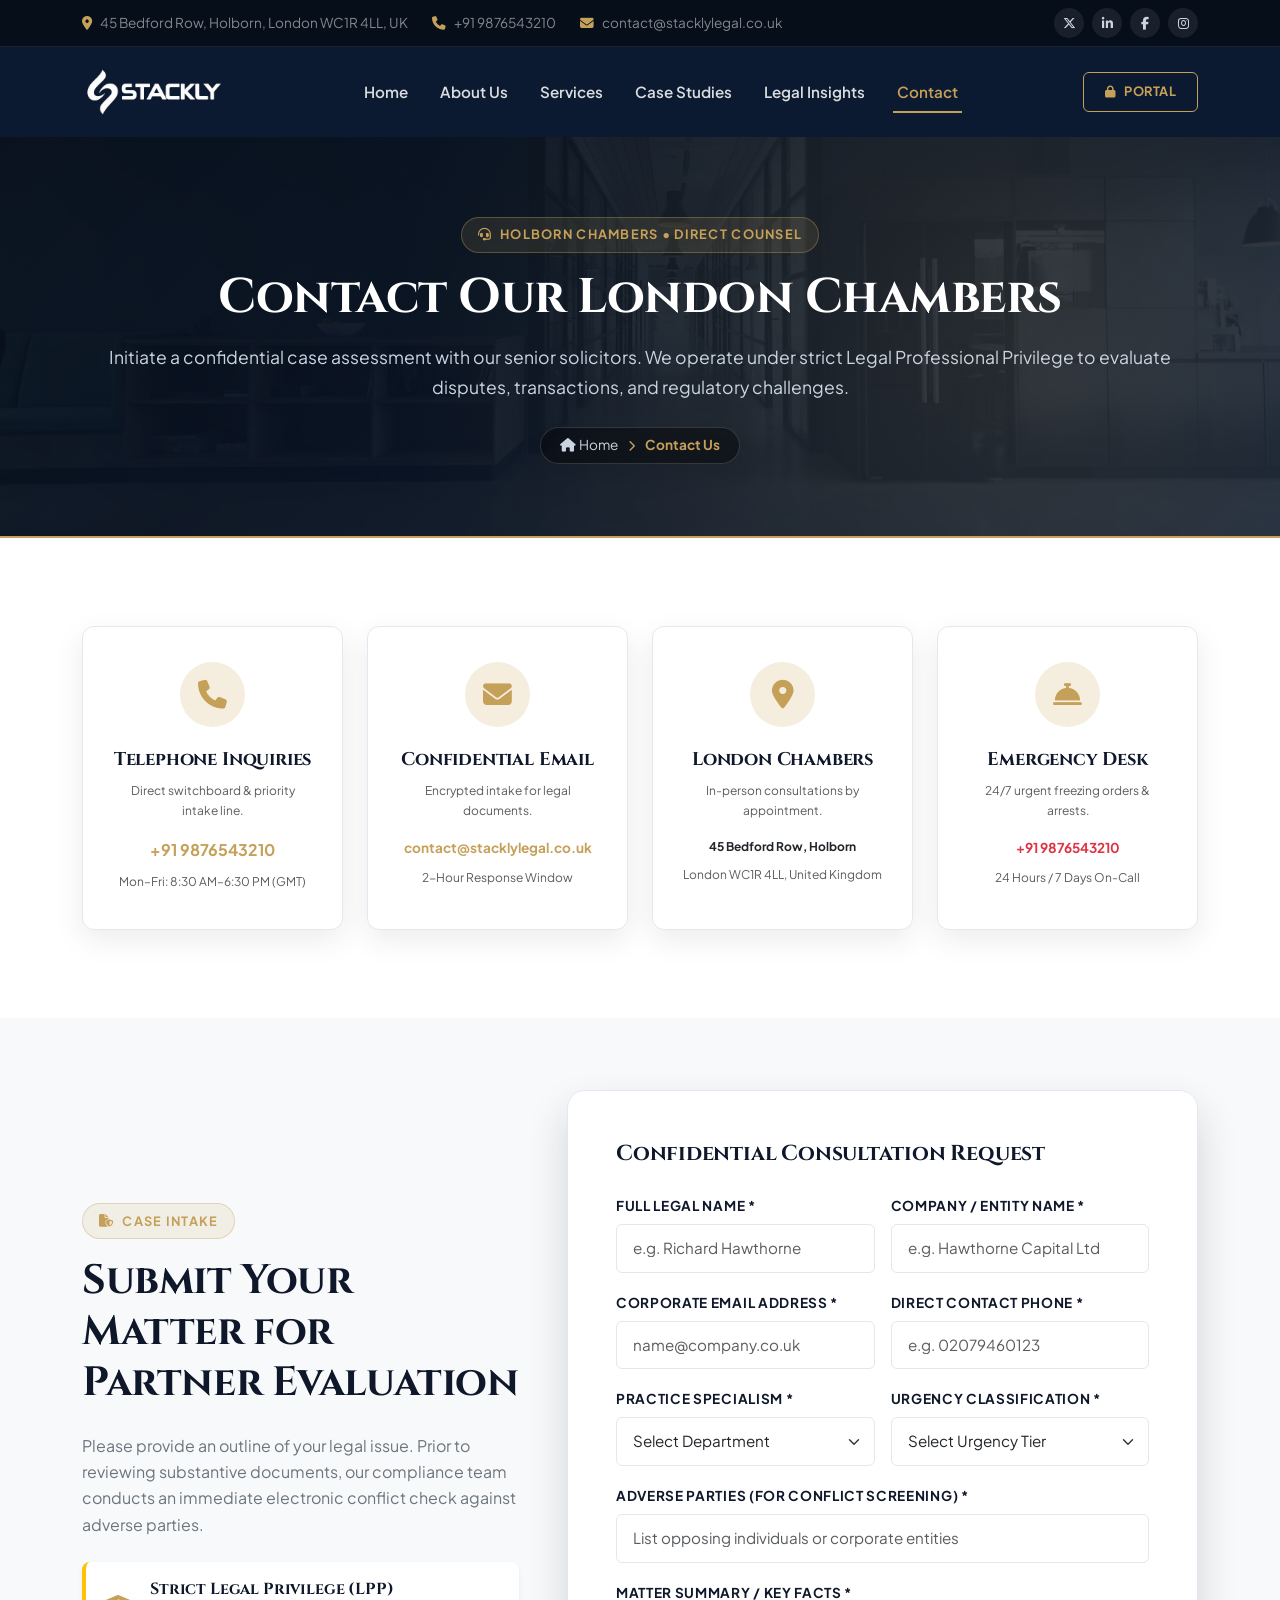
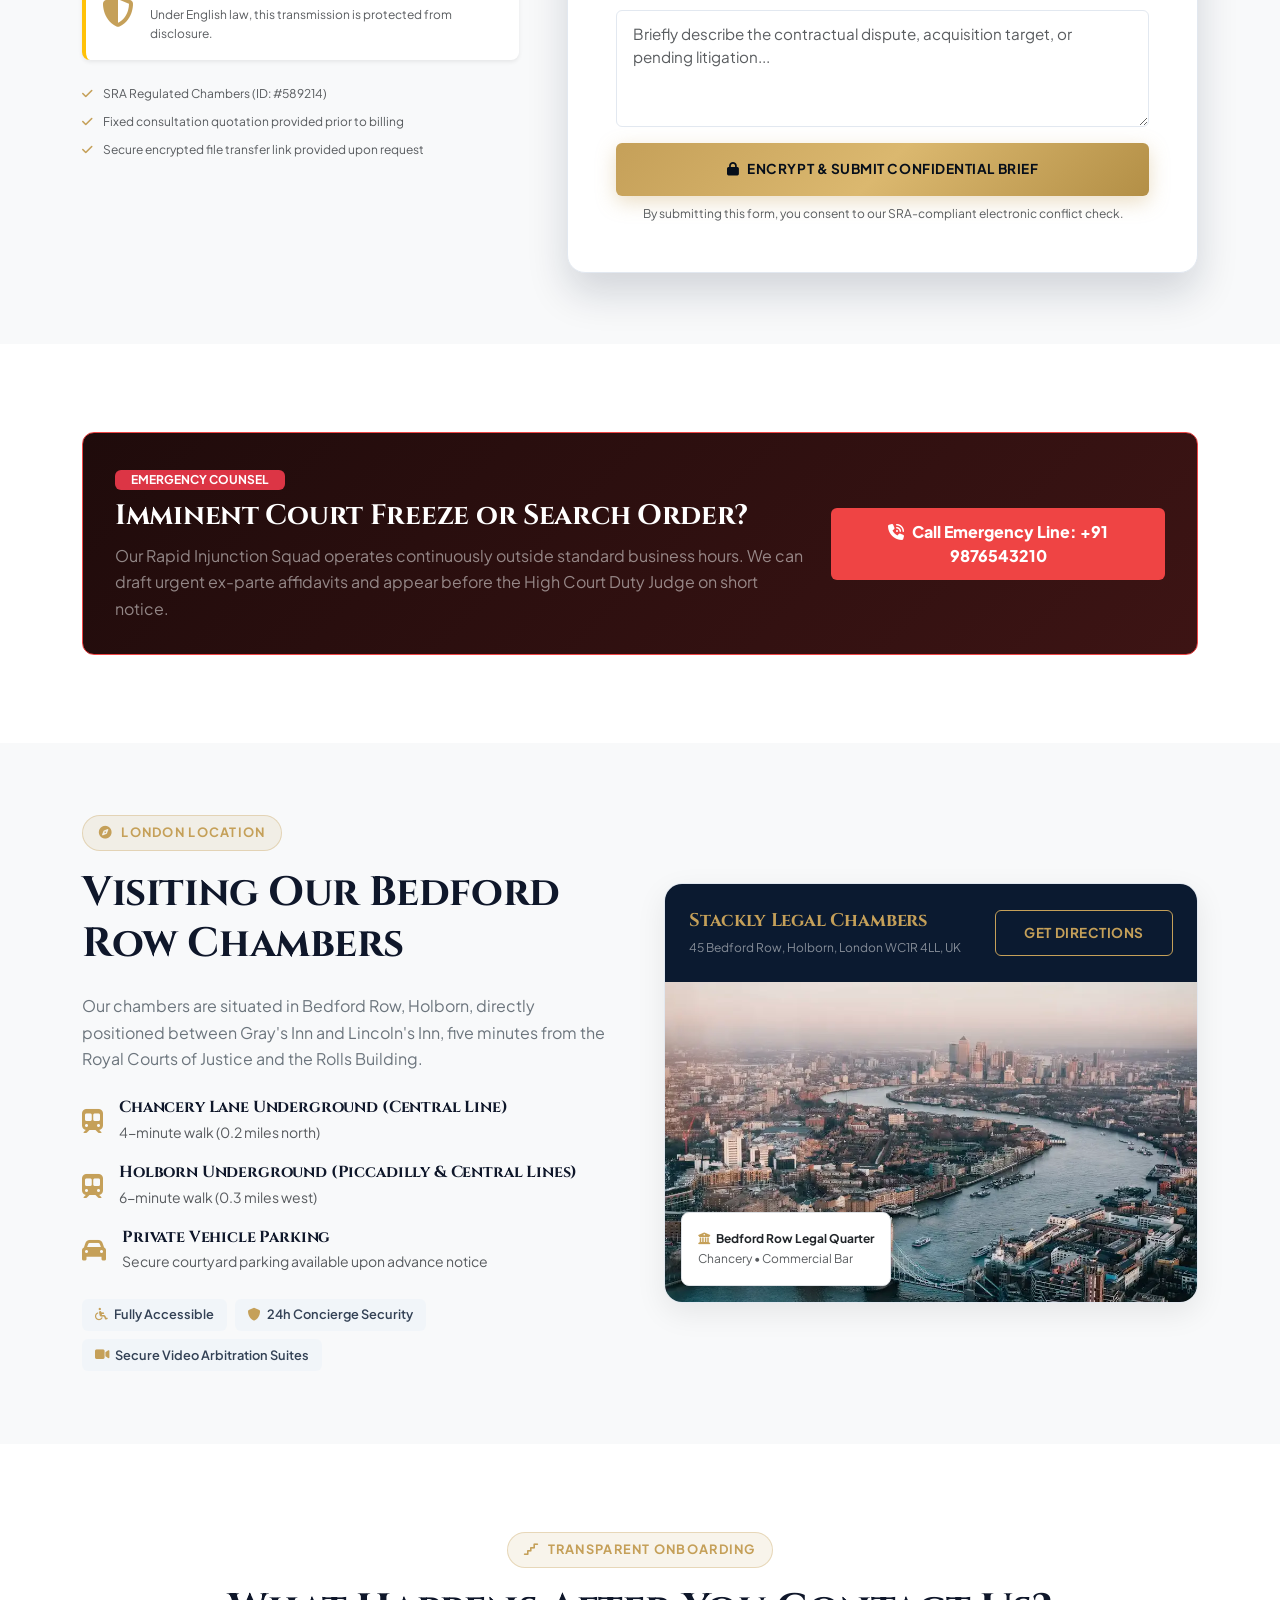
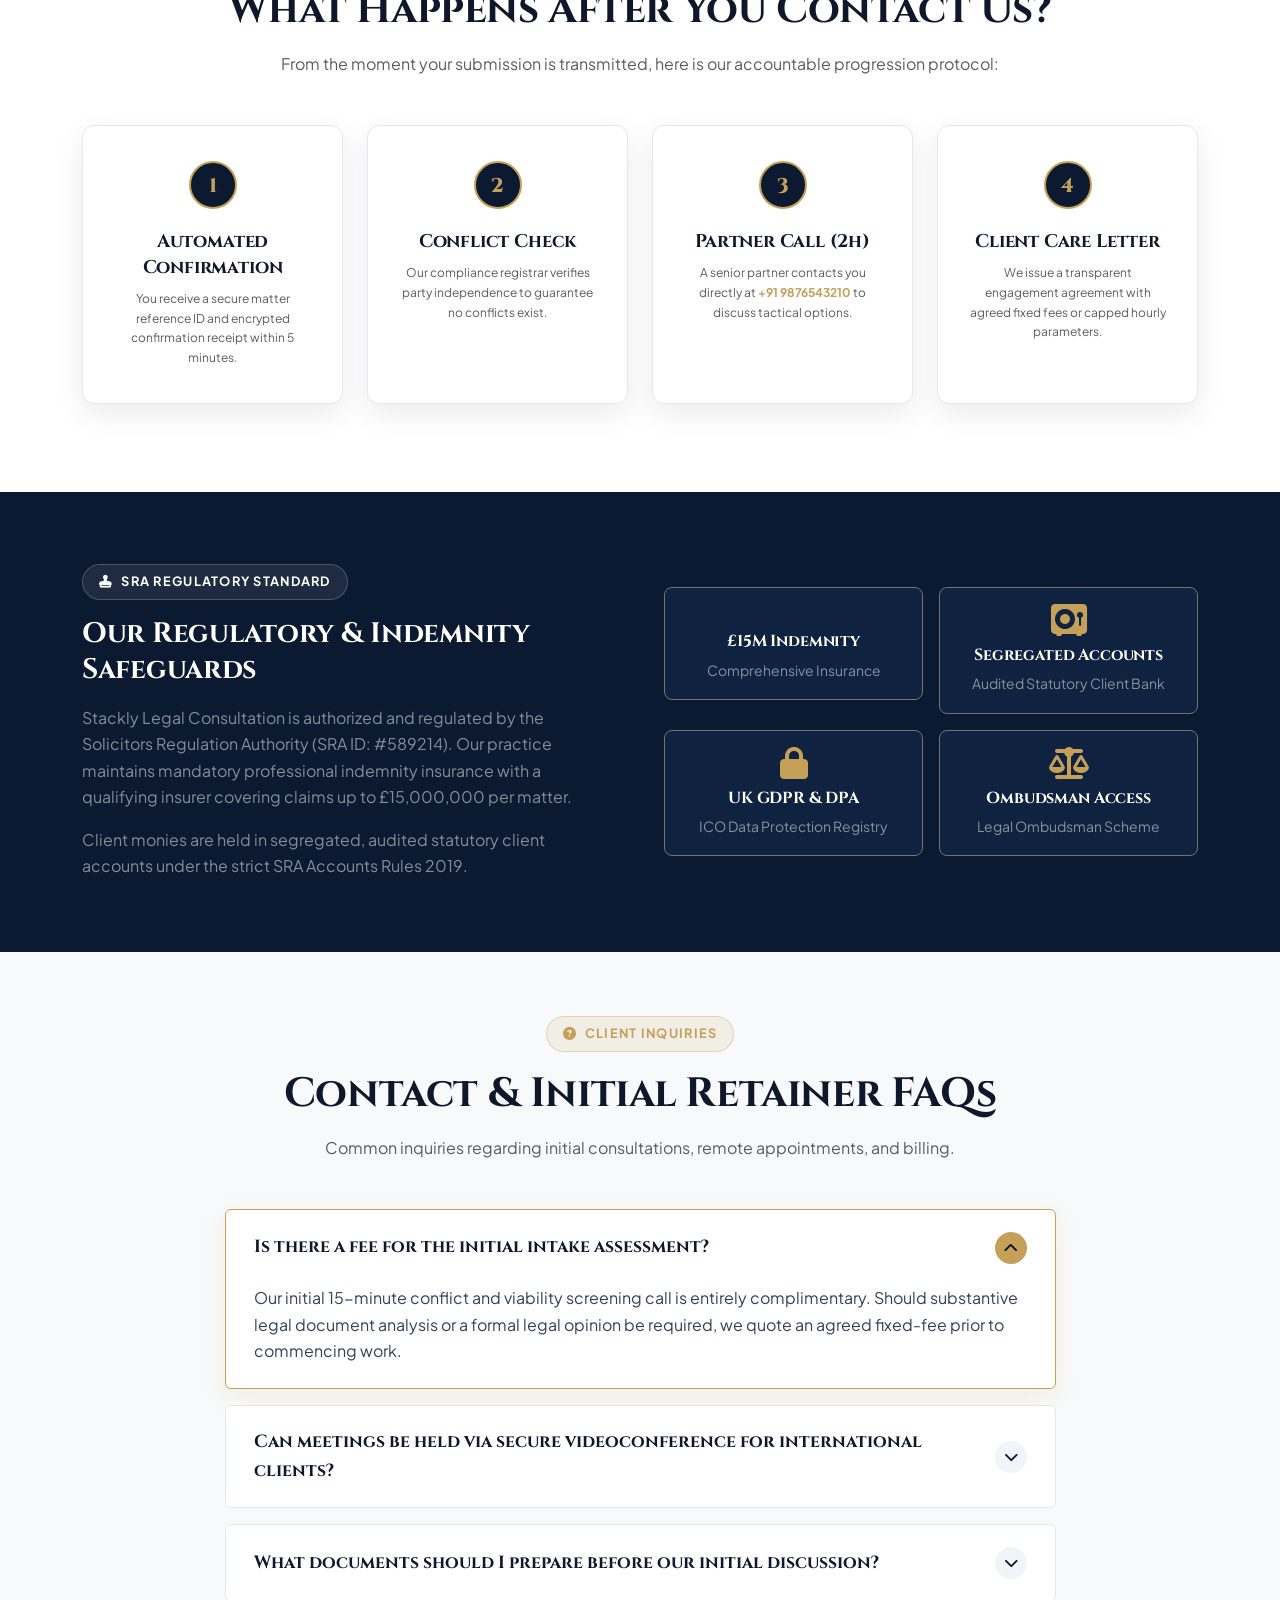
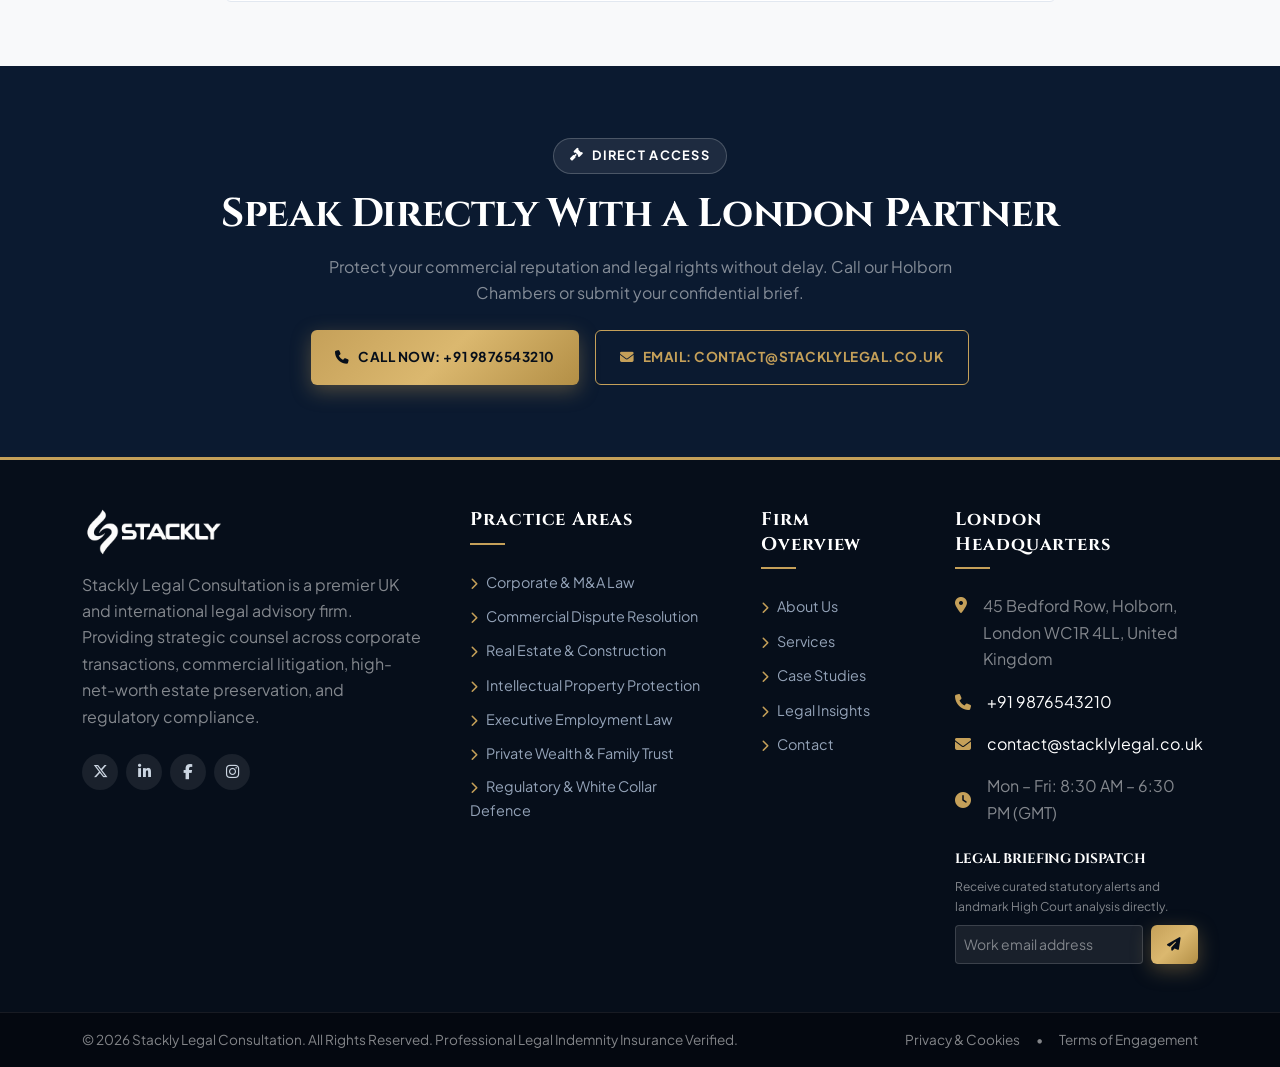
<file: pages/contact.html>
<!doctype html>
<html lang="en">
  <head>
    <meta charset="UTF-8" />
    <meta name="viewport" content="width=device-width, initial-scale=1.0" />
    <title>Contact Our London Chambers | Stackly Legal Consultation</title>
    <meta
      name="description"
      content="Schedule a confidential legal consultation at our Bedford Row chambers in Holborn, London. Call +91 9876543210 or submit an inquiry."
    />

    <!-- Favicon -->
    <link
      rel="icon"
      type="image/webp"
      href="../assets/images/logoStackly.webp"
    />

    <!-- Bootstrap 5.3 CSS -->
    <link
      href="https://cdn.jsdelivr.net/npm/bootstrap@5.3.0/dist/css/bootstrap.min.css"
      rel="stylesheet"
    />

    <!-- FontAwesome 6 Icons CDN -->
    <link
      rel="stylesheet"
      href="https://cdnjs.cloudflare.com/ajax/libs/font-awesome/6.7.2/css/all.min.css"
    />

    <!-- Google Fonts: Cinzel & Plus Jakarta Sans -->
    <link rel="preconnect" href="https://fonts.googleapis.com" />
    <link rel="preconnect" href="https://fonts.gstatic.com" crossorigin />
    <link
      href="https://fonts.googleapis.com/css2?family=Cinzel:wght@600;700;800;900&family=Plus+Jakarta+Sans:wght@300;400;500;600;700;800&display=swap"
      rel="stylesheet"
    />

    <!-- Master Stylesheet & Contact Dedicated CSS -->
    <link rel="stylesheet" href="../assets/css/styles.css" />
    <link rel="stylesheet" href="../assets/css/contact.css" />
  </head>
  <body>
    <!-- Dynamic Header Component Placeholder -->
    <div id="header-placeholder"></div>

    <main>
      <!-- ── SECTION 1: UNIFIED SUBPAGE BANNER ────────────────────────────────── -->
      <section class="page-banner">
        <div class="container">
          <div class="page-banner-content">
            <span class="legal-badge"
              ><i class="fa-solid fa-headset"></i> Holborn Chambers &bull;
              Direct Counsel</span
            >
            <h1 class="page-banner-title">Contact Our London Chambers</h1>
            <p class="page-banner-desc">
              Initiate a confidential case assessment with our senior
              solicitors. We operate under strict Legal Professional Privilege
              to evaluate disputes, transactions, and regulatory challenges.
            </p>
            <nav class="breadcrumb-nav">
              <a href="../index.html"
                ><i class="fa-solid fa-house me-1"></i>Home</a
              >
              <span class="bc-sep"
                ><i class="fa-solid fa-chevron-right"></i
              ></span>
              <span class="bc-current">Contact Us</span>
            </nav>
          </div>
        </div>
      </section>

      <!-- ── SECTION 2: PRIMARY CONTACT CHANNELS GRID ────────────────────────── -->
      <section class="py-5 my-4">
        <div class="container py-3">
          <div class="row g-4">
            <!-- Card 1 -->
            <div class="col-lg-3 col-md-6 col-12">
              <div class="contact-channel-card">
                <div class="contact-icon-bubble">
                  <i class="fa-solid fa-phone"></i>
                </div>
                <h5 class="fw-bold mb-2">Telephone Inquiries</h5>
                <p class="text-muted fs-8 mb-3">
                  Direct switchboard &amp; priority intake line.
                </p>
                <a href="#" class="text-gold fw-bold fs-6 d-block mb-1"
                  >+91 9876543210</a
                >
                <small class="text-muted fs-8"
                  >Mon–Fri: 8:30 AM–6:30 PM (GMT)</small
                >
              </div>
            </div>

            <!-- Card 2 -->
            <div class="col-lg-3 col-md-6 col-12">
              <div class="contact-channel-card">
                <div class="contact-icon-bubble">
                  <i class="fa-solid fa-envelope"></i>
                </div>
                <h5 class="fw-bold mb-2">Confidential Email</h5>
                <p class="text-muted fs-8 mb-3">
                  Encrypted intake for legal documents.
                </p>
                <a href="#" class="text-gold fw-bold fs-7 d-block mb-1"
                  >contact@stacklylegal.co.uk</a
                >
                <small class="text-muted fs-8">2-Hour Response Window</small>
              </div>
            </div>

            <!-- Card 3 -->
            <div class="col-lg-3 col-md-6 col-12">
              <div class="contact-channel-card">
                <div class="contact-icon-bubble">
                  <i class="fa-solid fa-location-dot"></i>
                </div>
                <h5 class="fw-bold mb-2">London Chambers</h5>
                <p class="text-muted fs-8 mb-3">
                  In-person consultations by appointment.
                </p>
                <p class="text-dark fw-bold fs-8 mb-1">
                  45 Bedford Row, Holborn
                </p>
                <small class="text-muted fs-8"
                  >London WC1R 4LL, United Kingdom</small
                >
              </div>
            </div>

            <!-- Card 4 -->
            <div class="col-lg-3 col-md-6 col-12">
              <div class="contact-channel-card">
                <div class="contact-icon-bubble">
                  <i class="fa-solid fa-bell-concierge"></i>
                </div>
                <h5 class="fw-bold mb-2">Emergency Desk</h5>
                <p class="text-muted fs-8 mb-3">
                  24/7 urgent freezing orders &amp; arrests.
                </p>
                <a href="#" class="text-danger fw-bold fs-7 d-block mb-1"
                  >+91 9876543210</a
                >
                <small class="text-muted fs-8">24 Hours / 7 Days On-Call</small>
              </div>
            </div>
          </div>
        </div>
      </section>

      <!-- ── SECTION 3: CONFIDENTIAL CONSULTATION INTAKE FORM ────────────────── -->
      <section class="py-5 bg-light">
        <div class="container py-4">
          <div class="row align-items-center g-5">
            <div class="col-lg-5 col-12">
              <span class="legal-badge"
                ><i class="fa-solid fa-file-shield"></i> Case Intake</span
              >
              <h2 class="mb-4">Submit Your Matter for Partner Evaluation</h2>
              <p class="text-secondary mb-4">
                Please provide an outline of your legal issue. Prior to
                reviewing substantive documents, our compliance team conducts an
                immediate electronic conflict check against adverse parties.
              </p>
              <div
                class="p-3 bg-white rounded-3 border-start border-4 border-warning shadow-sm mb-4"
              >
                <div class="d-flex align-items-center gap-3">
                  <i class="fa-solid fa-shield-halved text-gold fs-2"></i>
                  <div>
                    <h6 class="mb-1 fw-bold">Strict Legal Privilege (LPP)</h6>
                    <p class="text-muted fs-8 mb-0">
                      Under English law, this transmission is protected from
                      disclosure.
                    </p>
                  </div>
                </div>
              </div>
              <div class="d-flex flex-column gap-2 text-muted fs-8">
                <div>
                  <i class="fa-solid fa-check text-gold me-2"></i> SRA Regulated
                  Chambers (ID: #589214)
                </div>
                <div>
                  <i class="fa-solid fa-check text-gold me-2"></i> Fixed
                  consultation quotation provided prior to billing
                </div>
                <div>
                  <i class="fa-solid fa-check text-gold me-2"></i> Secure
                  encrypted file transfer link provided upon request
                </div>
              </div>
            </div>

            <div class="col-lg-7 col-12">
              <div class="consultation-form-card">
                <form id="legalContactForm" action="../404.html">
                  <h4 class="fw-bold mb-4">
                    Confidential Consultation Request
                  </h4>
                  <div class="row g-3">
                    <div class="col-md-6">
                      <label for="contactName" class="legal-form-label"
                        >Full Legal Name *</label
                      >
                      <input
                        type="text"
                        id="contactName"
                        name="fullName"
                        class="form-control legal-form-control"
                        placeholder="e.g. Richard Hawthorne"
                        autocomplete="name"
                        pattern="[A-Za-z\s]+"
                        maxlength="16"
                        title="Only alphabets and spaces are allowed"
                        onkeydown="
                          if (
                            !/^[a-zA-Z\s]$/.test(event.key) &&
                            event.key.length === 1 &&
                            !event.ctrlKey &&
                            !event.metaKey &&
                            !event.altKey
                          )
                            event.preventDefault();
                        "
                        oninput="
                          this.value = this.value.replace(/[^a-zA-Z\s]/g, '')
                        "
                        required
                      />
                    </div>
                    <div class="col-md-6">
                      <label for="contactCompany" class="legal-form-label"
                        >Company / Entity Name *</label
                      >
                      <input
                        type="text"
                        id="contactCompany"
                        name="companyName"
                        class="form-control legal-form-control"
                        placeholder="e.g. Hawthorne Capital Ltd"
                        autocomplete="organization"
                        required
                      />
                    </div>
                    <div class="col-md-6">
                      <label for="contactEmail" class="legal-form-label"
                        >Corporate Email Address *</label
                      >
                      <input
                        type="email"
                        id="contactEmail"
                        name="email"
                        class="form-control legal-form-control"
                        placeholder="name@company.co.uk"
                        autocomplete="email"
                        required
                      />
                    </div>
                    <div class="col-md-6">
                      <label for="contactPhone" class="legal-form-label"
                        >Direct Contact Phone *</label
                      >
                      <input
                        type="tel"
                        id="contactPhone"
                        name="phone"
                        class="form-control legal-form-control"
                        placeholder="e.g. 02079460123"
                        autocomplete="tel"
                        inputmode="numeric"
                        pattern="[0-9]+"
                        minlength="10"
                        maxlength="10"
                        title="Only numbers are allowed"
                        onkeydown="
                          if (
                            !/^[0-9]$/.test(event.key) &&
                            event.key.length === 1 &&
                            !event.ctrlKey &&
                            !event.metaKey &&
                            !event.altKey
                          )
                            event.preventDefault();
                        "
                        oninput="this.value = this.value.replace(/[^0-9]/g, '')"
                        required
                      />
                    </div>
                    <div class="col-md-6">
                      <label for="contactSpecialism" class="legal-form-label"
                        >Practice Specialism *</label
                      >
                      <select
                        class="form-select legal-form-control"
                        id="contactSpecialism"
                        name="practiceSpecialism"
                        autocomplete="off"
                        required
                      >
                        <option value="" selected disabled>
                          Select Department
                        </option>
                        <option value="corporate">
                          Corporate &amp; M&amp;A Law
                        </option>
                        <option value="litigation">
                          Commercial Dispute Resolution
                        </option>
                        <option value="realestate">
                          Real Estate &amp; Construction
                        </option>
                        <option value="ip">
                          Intellectual Property &amp; Patents
                        </option>
                        <option value="wealth">
                          Private Wealth &amp; Family Trust
                        </option>
                        <option value="regulatory">
                          Regulatory &amp; White Collar Defense
                        </option>
                      </select>
                    </div>
                    <div class="col-md-6">
                      <label for="contactUrgency" class="legal-form-label"
                        >Urgency Classification *</label
                      >
                      <select
                        class="form-select legal-form-control"
                        id="contactUrgency"
                        name="urgency"
                        autocomplete="off"
                        required
                      >
                        <option value="" selected disabled>
                          Select Urgency Tier
                        </option>
                        <option value="routine">
                          Routine Review (Within 24-48h)
                        </option>
                        <option value="priority">
                          Priority Matter (Within 12h)
                        </option>
                        <option value="emergency">
                          Emergency Injunction / Freeze (&lt;2h)
                        </option>
                      </select>
                    </div>
                    <div class="col-12">
                      <label for="contactAdverse" class="legal-form-label"
                        >Adverse Parties (For Conflict Screening) *</label
                      >
                      <input
                        type="text"
                        id="contactAdverse"
                        name="adverseParties"
                        class="form-control legal-form-control"
                        placeholder="List opposing individuals or corporate entities"
                        autocomplete="off"
                        required
                      />
                    </div>
                    <div class="col-12">
                      <label for="contactMatter" class="legal-form-label"
                        >Matter Summary / Key Facts *</label
                      >
                      <textarea
                        id="contactMatter"
                        name="matterSummary"
                        class="form-control legal-form-control"
                        rows="4"
                        placeholder="Briefly describe the contractual dispute, acquisition target, or pending litigation..."
                        autocomplete="off"
                        required
                      ></textarea>
                    </div>
                    <div class="col-12">
                      <button
                        type="submit"
                        class="btn btn-gold w-100 py-3 fw-bold fs-7"
                      >
                        <i class="fa-solid fa-lock me-2"></i>Encrypt &amp;
                        Submit Confidential Brief
                      </button>
                      <small class="text-muted fs-8 text-center d-block mt-2"
                        >By submitting this form, you consent to our
                        SRA-compliant electronic conflict check.</small
                      >
                    </div>
                  </div>
                </form>
              </div>
            </div>
          </div>
        </div>
      </section>

      <!-- ── SECTION 4: 24/7 EMERGENCY INJUNCTION HOTLINE ─────────────────────── -->
      <section class="py-5 my-4">
        <div class="container py-3">
          <div class="emergency-hotline-bar">
            <div class="row align-items-center g-4">
              <div class="col-lg-8 col-12">
                <span
                  class="badge bg-danger text-white fw-bold px-3 py-1 mb-2 text-uppercase"
                  >Emergency Counsel</span
                >
                <h3 class="text-white fw-bold mb-2">
                  Imminent Court Freeze or Search Order?
                </h3>
                <p class="text-white-50 mb-0">
                  Our Rapid Injunction Squad operates continuously outside
                  standard business hours. We can draft urgent ex-parte
                  affidavits and appear before the High Court Duty Judge on
                  short notice.
                </p>
              </div>
              <div class="col-lg-4 col-12 text-lg-end">
                <a href="#" class="btn btn-emergency">
                  <i class="fa-solid fa-phone-volume me-2"></i>Call Emergency
                  Line: +91 9876543210
                </a>
              </div>
            </div>
          </div>
        </div>
      </section>

      <!-- ── SECTION 5: OFFICE LOCATION & TRANSIT GUIDE ──────────────────────── -->
      <section class="py-5 bg-light">
        <div class="container py-4">
          <div class="row align-items-center g-5">
            <div class="col-lg-6 col-12">
              <span class="legal-badge"
                ><i class="fa-solid fa-compass"></i> London Location</span
              >
              <h2 class="mb-4">Visiting Our Bedford Row Chambers</h2>
              <p class="text-secondary mb-4">
                Our chambers are situated in Bedford Row, Holborn, directly
                positioned between Gray's Inn and Lincoln's Inn, five minutes
                from the Royal Courts of Justice and the Rolls Building.
              </p>
              <div class="d-flex flex-column gap-3 mb-4">
                <div class="d-flex align-items-center gap-3">
                  <i class="fa-solid fa-train-subway text-gold fs-4"></i>
                  <div>
                    <h6 class="mb-0 fw-bold">
                      Chancery Lane Underground (Central Line)
                    </h6>
                    <small class="text-muted"
                      >4-minute walk (0.2 miles north)</small
                    >
                  </div>
                </div>
                <div class="d-flex align-items-center gap-3">
                  <i class="fa-solid fa-train-subway text-gold fs-4"></i>
                  <div>
                    <h6 class="mb-0 fw-bold">
                      Holborn Underground (Piccadilly &amp; Central Lines)
                    </h6>
                    <small class="text-muted"
                      >6-minute walk (0.3 miles west)</small
                    >
                  </div>
                </div>
                <div class="d-flex align-items-center gap-3">
                  <i class="fa-solid fa-car text-gold fs-4"></i>
                  <div>
                    <h6 class="mb-0 fw-bold">Private Vehicle Parking</h6>
                    <small class="text-muted"
                      >Secure courtyard parking available upon advance
                      notice</small
                    >
                  </div>
                </div>
              </div>
              <div class="d-flex flex-wrap gap-2">
                <span class="transit-badge"
                  ><i class="fa-solid fa-wheelchair text-gold"></i> Fully
                  Accessible</span
                >
                <span class="transit-badge"
                  ><i class="fa-solid fa-shield text-gold"></i> 24h Concierge
                  Security</span
                >
                <span class="transit-badge"
                  ><i class="fa-solid fa-video text-gold"></i> Secure Video
                  Arbitration Suites</span
                >
              </div>
            </div>

            <div class="col-lg-6 col-12">
              <div class="london-office-map-card">
                <div class="p-4 bg-navy text-white">
                  <div
                    class="d-flex justify-content-between align-items-center"
                  >
                    <div>
                      <h5 class="text-gold mb-1">Stackly Legal Chambers</h5>
                      <p class="text-white-50 fs-8 mb-0">
                        45 Bedford Row, Holborn, London WC1R 4LL, UK
                      </p>
                    </div>
                    <a
                      href="#"
                      rel="noopener noreferrer"
                      class="btn btn-outline-gold btn-sm"
                      >Get Directions</a
                    >
                  </div>
                </div>
                <div
                  class="position-relative overflow-hidden"
                  style="height: 320px"
                >
                  <img
                    src="../assets/images/contact/contact-street-classical-architecture.webp"
                    alt="London Holborn legal street classical architecture"
                    class="w-100 h-100"
                    style="object-fit: cover"
                  />
                  <div
                    class="position-absolute bottom-0 start-0 m-3 p-3 bg-white rounded-3 shadow border text-dark fs-8"
                  >
                    <strong
                      ><i
                        class="fa-solid fa-building-columns text-gold me-1"
                      ></i>
                      Bedford Row Legal Quarter</strong
                    >
                    <div class="text-muted">Chancery &bull; Commercial Bar</div>
                  </div>
                </div>
              </div>
            </div>
          </div>
        </div>
      </section>

      <!-- ── SECTION 6: WHAT HAPPENS NEXT (INTAKE PROGRESSION) ────────────────── -->
      <section class="py-5 my-4">
        <div class="container py-3">
          <div class="text-center max-w-700 mx-auto mb-5">
            <span class="legal-badge"
              ><i class="fa-solid fa-stairs"></i> Transparent Onboarding</span
            >
            <h2 class="mb-3">What Happens After You Contact Us?</h2>
            <p class="text-muted">
              From the moment your submission is transmitted, here is our
              accountable progression protocol:
            </p>
          </div>

          <div class="row g-4">
            <div class="col-lg-3 col-md-6 col-12">
              <div class="process-step-card text-center">
                <div class="step-number-badge mx-auto">1</div>
                <h5 class="mb-2">Automated Confirmation</h5>
                <p class="text-muted fs-8 mb-0">
                  You receive a secure matter reference ID and encrypted
                  confirmation receipt within 5 minutes.
                </p>
              </div>
            </div>
            <div class="col-lg-3 col-md-6 col-12">
              <div class="process-step-card text-center">
                <div class="step-number-badge mx-auto">2</div>
                <h5 class="mb-2">Conflict Check</h5>
                <p class="text-muted fs-8 mb-0">
                  Our compliance registrar verifies party independence to
                  guarantee no conflicts exist.
                </p>
              </div>
            </div>
            <div class="col-lg-3 col-md-6 col-12">
              <div class="process-step-card text-center">
                <div class="step-number-badge mx-auto">3</div>
                <h5 class="mb-2">Partner Call (2h)</h5>
                <p class="text-muted fs-8 mb-0">
                  A senior partner contacts you directly at
                  <strong class="text-gold">+91 9876543210</strong> to discuss
                  tactical options.
                </p>
              </div>
            </div>
            <div class="col-lg-3 col-md-6 col-12">
              <div class="process-step-card text-center">
                <div class="step-number-badge mx-auto">4</div>
                <h5 class="mb-2">Client Care Letter</h5>
                <p class="text-muted fs-8 mb-0">
                  We issue a transparent engagement agreement with agreed fixed
                  fees or capped hourly parameters.
                </p>
              </div>
            </div>
          </div>
        </div>
      </section>

      <!-- ── SECTION 7: REGULATORY & PRIVACY GUARANTEES ───────────────────────── -->
      <section class="py-5 bg-navy text-white">
        <div class="container py-4">
          <div class="row align-items-center g-5">
            <div class="col-lg-6 col-12">
              <span class="legal-badge legal-badge-dark"
                ><i class="fa-solid fa-stamp"></i> SRA Regulatory Standard</span
              >
              <h3 class="text-white mb-3">
                Our Regulatory &amp; Indemnity Safeguards
              </h3>
              <p class="text-white-50 mb-3">
                Stackly Legal Consultation is authorized and regulated by the
                Solicitors Regulation Authority (SRA ID: #589214). Our practice
                maintains mandatory professional indemnity insurance with a
                qualifying insurer covering claims up to £15,000,000 per matter.
              </p>
              <p class="text-white-50 mb-0">
                Client monies are held in segregated, audited statutory client
                accounts under the strict SRA Accounts Rules 2019.
              </p>
            </div>
            <div class="col-lg-6 col-12">
              <div class="row g-3">
                <div class="col-sm-6">
                  <div
                    class="p-3 bg-navy-surface rounded-3 border border-secondary text-center"
                  >
                    <i
                      class="fa-solid fa-shield-check text-gold fa-2x mb-2"
                    ></i>
                    <h6 class="text-white mb-1">£15M Indemnity</h6>
                    <small class="text-white-50">Comprehensive Insurance</small>
                  </div>
                </div>
                <div class="col-sm-6">
                  <div
                    class="p-3 bg-navy-surface rounded-3 border border-secondary text-center"
                  >
                    <i class="fa-solid fa-vault text-gold fa-2x mb-2"></i>
                    <h6 class="text-white mb-1">Segregated Accounts</h6>
                    <small class="text-white-50"
                      >Audited Statutory Client Bank</small
                    >
                  </div>
                </div>
                <div class="col-sm-6">
                  <div
                    class="p-3 bg-navy-surface rounded-3 border border-secondary text-center"
                  >
                    <i class="fa-solid fa-lock text-gold fa-2x mb-2"></i>
                    <h6 class="text-white mb-1">UK GDPR &amp; DPA</h6>
                    <small class="text-white-50"
                      >ICO Data Protection Registry</small
                    >
                  </div>
                </div>
                <div class="col-sm-6">
                  <div
                    class="p-3 bg-navy-surface rounded-3 border border-secondary text-center"
                  >
                    <i
                      class="fa-solid fa-scale-balanced text-gold fa-2x mb-2"
                    ></i>
                    <h6 class="text-white mb-1">Ombudsman Access</h6>
                    <small class="text-white-50">Legal Ombudsman Scheme</small>
                  </div>
                </div>
              </div>
            </div>
          </div>
        </div>
      </section>

      <!-- ── SECTION 8: CONTACT & RETAINER FREQUENTLY ASKED QUESTIONS ─────────── -->
      <section class="py-5 bg-light">
        <div class="container py-3">
          <div class="text-center max-w-700 mx-auto mb-5">
            <span class="legal-badge"
              ><i class="fa-solid fa-circle-question"></i> Client
              Inquiries</span
            >
            <h2 class="mb-3">Contact &amp; Initial Retainer FAQs</h2>
            <p class="text-muted">
              Common inquiries regarding initial consultations, remote
              appointments, and billing.
            </p>
          </div>

          <div class="row justify-content-center">
            <div class="col-lg-9 col-12">
              <div class="legal-faq-container">
                <div class="legal-faq-item">
                  <button class="legal-faq-question" type="button">
                    <span
                      >Is there a fee for the initial intake assessment?</span
                    >
                    <span class="faq-icon-indicator"
                      ><i class="fa-solid fa-chevron-down"></i
                    ></span>
                  </button>
                  <div class="legal-faq-answer">
                    <p class="mb-0">
                      Our initial 15-minute conflict and viability screening
                      call is entirely complimentary. Should substantive legal
                      document analysis or a formal legal opinion be required,
                      we quote an agreed fixed-fee prior to commencing work.
                    </p>
                  </div>
                </div>

                <div class="legal-faq-item">
                  <button class="legal-faq-question" type="button">
                    <span
                      >Can meetings be held via secure videoconference for
                      international clients?</span
                    >
                    <span class="faq-icon-indicator"
                      ><i class="fa-solid fa-chevron-down"></i
                    ></span>
                  </button>
                  <div class="legal-faq-answer">
                    <p class="mb-0">
                      Yes. Over 40% of our clients reside overseas. We provide
                      encrypted, end-to-end video consultation rooms across all
                      international time zones (EST, CET, GST, SGT).
                    </p>
                  </div>
                </div>

                <div class="legal-faq-item">
                  <button class="legal-faq-question" type="button">
                    <span
                      >What documents should I prepare before our initial
                      discussion?</span
                    >
                    <span class="faq-icon-indicator"
                      ><i class="fa-solid fa-chevron-down"></i
                    ></span>
                  </button>
                  <div class="legal-faq-answer">
                    <p class="mb-0">
                      Please prepare the relevant contract or disputed
                      agreement, any formal correspondence received from
                      opposing solicitors, key court orders, and a brief
                      chronological timeline of events.
                    </p>
                  </div>
                </div>
              </div>
            </div>
          </div>
        </div>
      </section>

      <!-- ── SECTION 9: FINAL URGENT LEGAL DISPATCH CTA ───────────────────────── -->
      <section class="py-5 bg-navy text-white text-center">
        <div class="container py-4">
          <span class="legal-badge legal-badge-dark"
            ><i class="fa-solid fa-gavel"></i> Direct Access</span
          >
          <h2 class="text-white display-6 fw-bold mb-3">
            Speak Directly With a London Partner
          </h2>
          <p class="text-white-50 mx-auto mb-4" style="max-width: 650px">
            Protect your commercial reputation and legal rights without delay.
            Call our Holborn Chambers or submit your confidential brief.
          </p>
          <div class="d-flex flex-wrap justify-content-center gap-3">
            <a href="#" class="btn btn-gold px-4 py-3 fw-bold fs-7">
              <i class="fa-solid fa-phone me-2"></i>Call Now: +91 9876543210
            </a>
            <a href="#" class="btn btn-outline-gold px-4 py-3 fw-bold fs-7">
              <i class="fa-solid fa-envelope me-2"></i>Email:
              contact@stacklylegal.co.uk
            </a>
          </div>
        </div>
      </section>
    </main>

    <!-- Dynamic Footer Component Placeholder -->
    <div id="footer-placeholder"></div>

    <!-- Bootstrap 5.3 JS Bundle -->
    <script src="https://cdn.jsdelivr.net/npm/bootstrap@5.3.0/dist/js/bootstrap.bundle.min.js"></script>

    <!-- Master Script -->
    <script src="../assets/js/script.js"></script>
  </body>
</html>
</file>
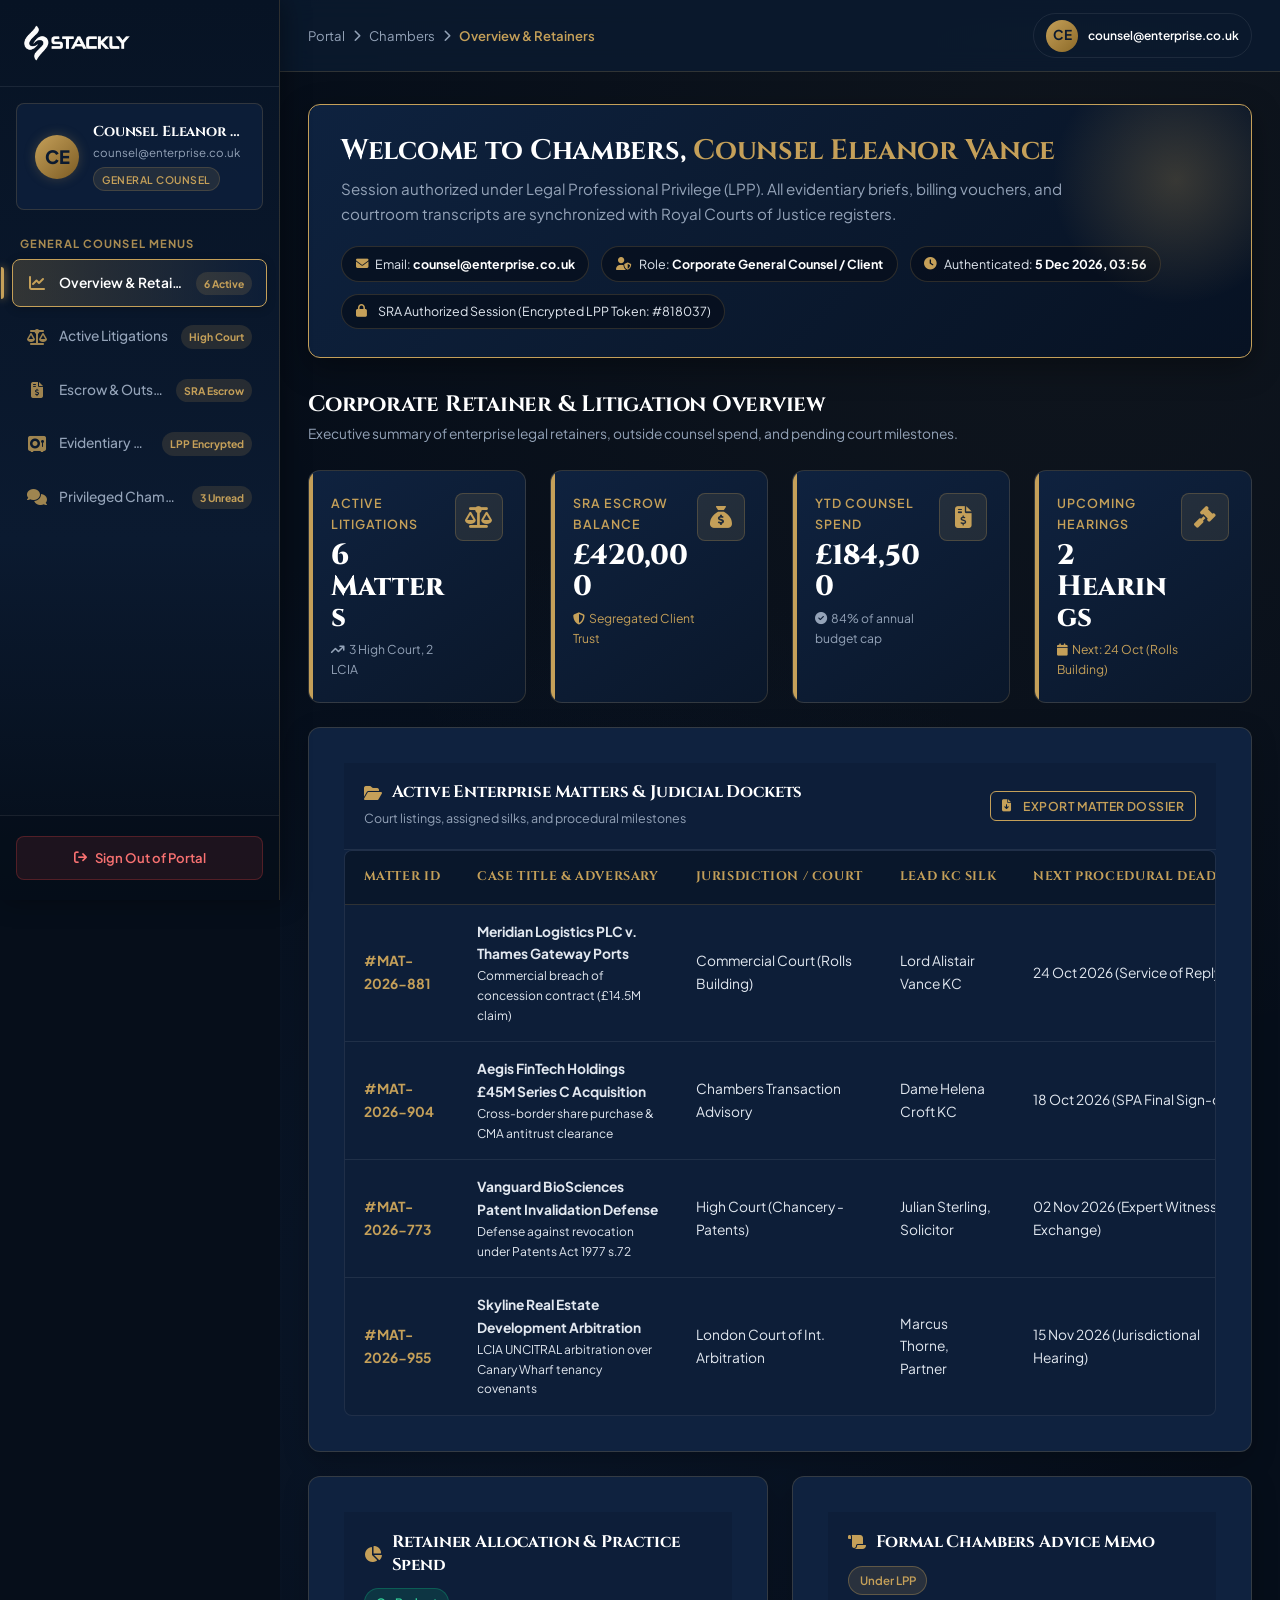
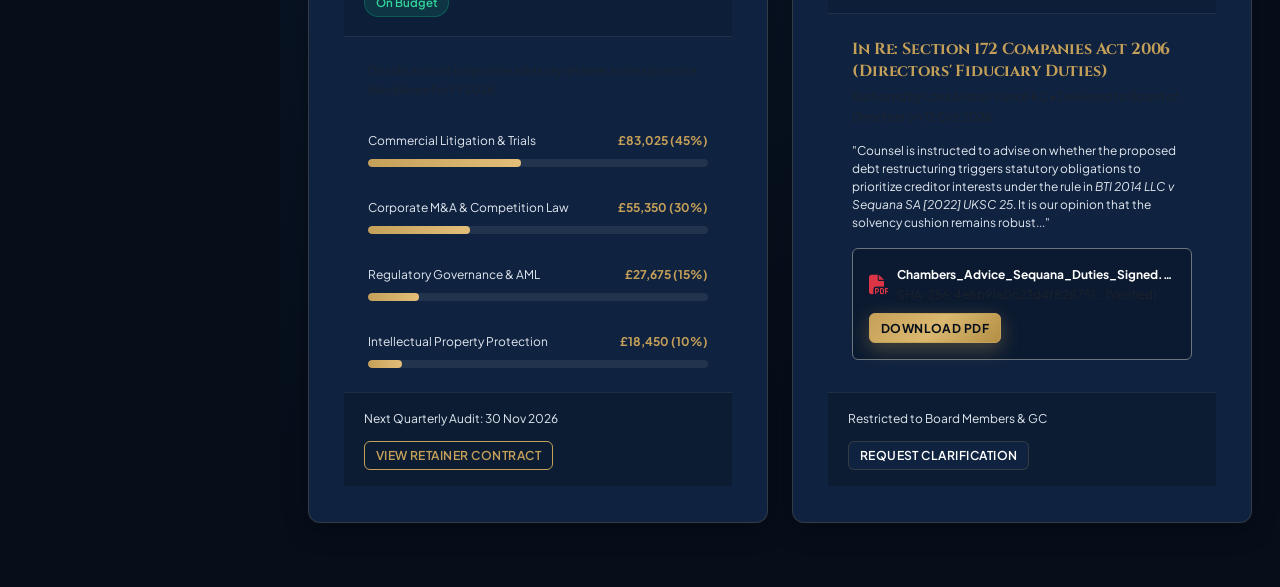
<file: pages/dashboard.html>
<!doctype html>
<html lang="en">
  <head>
    <meta charset="UTF-8" />
    <meta name="viewport" content="width=device-width, initial-scale=1.0" />
    <title>Chambers Portal Dashboard | Stackly Legal Consultation</title>
    <meta
      name="description"
      content="Role-based legal chambers dashboard for corporate general counsel, managing partners, solicitors, and compliance officers. Access privileged dockets, escrow accounts, and judicial filings."
    />

    <!-- Favicon -->
    <link
      rel="icon"
      type="image/webp"
      href="../assets/images/logoStackly.webp"
    />

    <!-- Bootstrap 5.3 CSS -->
    <link
      href="https://cdn.jsdelivr.net/npm/bootstrap@5.3.0/dist/css/bootstrap.min.css"
      rel="stylesheet"
    />

    <!-- FontAwesome 6 Icons CDN -->
    <link
      rel="stylesheet"
      href="https://cdnjs.cloudflare.com/ajax/libs/font-awesome/6.7.2/css/all.min.css"
    />

    <!-- Google Fonts: Cinzel & Plus Jakarta Sans -->
    <link rel="preconnect" href="https://fonts.googleapis.com" />
    <link rel="preconnect" href="https://fonts.gstatic.com" crossorigin />
    <link
      href="https://fonts.googleapis.com/css2?family=Cinzel:wght@600;700;800;900&family=Plus+Jakarta+Sans:wght@300;400;500;600;700;800&display=swap"
      rel="stylesheet"
    />

    <!-- Master Stylesheet & Dashboard Custom CSS -->
    <link rel="stylesheet" href="../assets/css/styles.css" />
    <link rel="stylesheet" href="../assets/css/dashboard.css" />
  </head>
  <body class="dashboard-body">
    <!-- Mobile Sidebar Backdrop Overlay -->
    <div class="sidebar-overlay" id="sidebarOverlay"></div>

    <div class="dashboard-wrapper">
      <!-- ── 1. DYNAMIC ROLE-BASED SIDEBAR ────────────────────────────────────── -->
      <aside class="dashboard-sidebar" id="dashboardSidebar">
        <!-- Sidebar Brand Header -->
        <div class="sidebar-header">
          <a href="../index.html" class="sidebar-brand">
            <img
              src="../assets/images/logoStackly.webp"
              alt="Stackly Legal Consultation"
              class="sidebar-brand-logo"
            />
          </a>
          <button
            type="button"
            class="sidebar-close-btn d-lg-none"
            id="sidebarCloseBtn"
            aria-label="Close sidebar"
          >
            <i class="fa-solid fa-xmark"></i>
          </button>
        </div>

        <!-- Authenticated User Profile Snapshot -->
        <div class="sidebar-user-card">
          <div class="sidebar-avatar" id="sidebarAvatar">SL</div>
          <div class="sidebar-user-info">
            <h6 class="sidebar-user-name" id="sidebarUserName">
              Counsel Eleanor Vance
            </h6>
            <p class="sidebar-user-email" id="sidebarUserEmail">
              counsel@enterprise.co.uk
            </p>
            <span class="sidebar-role-pill" id="sidebarUserRole"
              >General Counsel</span
            >
          </div>
        </div>

        <!-- Dynamic Role Navigation List -->
        <div class="dashboard-sidebar-nav">
          <div class="sidebar-nav-section-title" id="sidebarNavTitle">
            General Counsel Menus
          </div>
          <ul class="sidebar-nav-list" id="sidebarNavList">
            <!-- Dynamically populated by dashboard.js based on active role -->
          </ul>
        </div>

        <!-- Sidebar Security Footer -->
        <div class="sidebar-footer">
          <button
            type="button"
            class="btn-sidebar-logout btn-logout"
            data-action="logout"
            id="sidebarLogoutBtn"
          >
            <i class="fa-solid fa-arrow-right-from-bracket"></i>
            <span>Sign Out of Portal</span>
          </button>
        </div>
      </aside>

      <!-- ── 2. MAIN DASHBOARD CONTENT AREA ───────────────────────────────────── -->
      <main class="dashboard-main" id="dashboardMain">
        <!-- Top Sticky Header Bar -->
        <header class="dashboard-topbar">
          <div class="topbar-left">
            <button
              type="button"
              class="sidebar-toggle-btn d-lg-none"
              id="mobileSidebarToggle"
              aria-label="Toggle navigation"
            >
              <i class="fa-solid fa-bars"></i>
            </button>
            <div class="topbar-breadcrumb">
              <span>Portal</span>
              <i class="fa-solid fa-chevron-right fs-8"></i>
              <span>Chambers</span>
              <i class="fa-solid fa-chevron-right fs-8"></i>
              <span class="active" id="topbarActiveBreadcrumb"
                >Overview &amp; Retainers</span
              >
            </div>
          </div>

          <div class="topbar-right">
            <!-- Fast Role Switcher Dropdown (Allows testing and previewing all 4 roles effortlessly) -->
            <!-- <div class="dropdown role-switcher-dropdown">
              <button
                class="btn btn-role-switch dropdown-toggle"
                type="button"
                id="roleSwitchDropdownBtn"
                data-bs-toggle="dropdown"
                aria-expanded="false"
              >
                <i class="fa-solid fa-user-gear text-gold"></i>
                <span
                  ><span class="d-none d-sm-inline">Role: </span>
                  <strong id="topbarRoleBadge">General Counsel</strong></span
                >
              </button>
              <ul
                class="dropdown-menu dropdown-menu-end"
                aria-labelledby="roleSwitchDropdownBtn"
              >
                <li>
                  <h6 class="dropdown-header text-gold font-heading">
                    Switch Active Legal Role
                  </h6>
                </li>
                <li>
                  <button
                    class="dropdown-item"
                    type="button"
                    data-role-switch="corporate-counsel"
                  >
                    <i class="fa-solid fa-building-columns"></i>
                    <span>Corporate General Counsel / Client</span>
                  </button>
                </li>
                <li>
                  <button
                    class="dropdown-item"
                    type="button"
                    data-role-switch="managing-partner"
                  >
                    <i class="fa-solid fa-gavel"></i>
                    <span>Senior Managing Partner / KC Barrister</span>
                  </button>
                </li>
                <li>
                  <button
                    class="dropdown-item"
                    type="button"
                    data-role-switch="associate-solicitor"
                  >
                    <i class="fa-solid fa-scale-balanced"></i>
                    <span>Associate Solicitor / Legal Consultant</span>
                  </button>
                </li>
                <li>
                  <button
                    class="dropdown-item"
                    type="button"
                    data-role-switch="compliance-officer"
                  >
                    <i class="fa-solid fa-shield-check"></i>
                    <span>Compliance &amp; Data Protection Officer</span>
                  </button>
                </li>
              </ul>
            </div> -->

            <!-- User Menu / Logout -->
            <div class="dropdown user-dropdown">
              <button class="user-btn" type="button">
                <div class="user-avatar-sm" id="topbarAvatar">SL</div>
                <span
                  class="user-name-text fs-8 fw-semibold"
                  id="topbarUserEmail"
                  >counsel@enterprise.co.uk</span
                >
              </button>
            </div>
          </div>
        </header>

        <!-- Dashboard Body Content -->
        <div class="dashboard-content-body">
          <!-- ── Authenticated Session Greeting Banner ────────────────────────── -->
          <div class="auth-session-banner">
            <h2 class="banner-title">
              Welcome to Chambers,
              <span class="text-gold" id="bannerDisplayName"
                >Counsel Eleanor Vance</span
              >
            </h2>
            <p class="banner-subtitle">
              Session authorized under Legal Professional Privilege (LPP). All
              evidentiary briefs, billing vouchers, and courtroom transcripts
              are synchronized with Royal Courts of Justice registers.
            </p>
            <div class="session-metadata-pills">
              <div class="session-pill">
                <i class="fa-solid fa-envelope"></i>
                <span
                  >Email:
                  <strong id="bannerUserEmail"
                    >counsel@enterprise.co.uk</strong
                  ></span
                >
              </div>
              <div class="session-pill">
                <i class="fa-solid fa-user-shield"></i>
                <span
                  >Role:
                  <strong id="bannerRoleName"
                    >Corporate General Counsel / Client</strong
                  ></span
                >
              </div>
              <div class="session-pill">
                <i class="fa-solid fa-clock"></i>
                <span
                  >Authenticated:
                  <strong id="bannerLoginTime"
                    >15 Oct 2026, 09:58 AM GMT</strong
                  ></span
                >
              </div>
              <div class="session-pill" id="bannerSecurityPill">
                <i class="fa-solid fa-lock text-gold me-1"></i>
                <span>SRA Encrypted LPP Session (#589214)</span>
              </div>
            </div>
          </div>

          <!-- ── ALL 20 ORIGINAL ROLE-BASED CONTENT PANES ──────────────────────── -->
          <div id="dashboardViewsContainer">
            <!-- =================================================================
                 ROLE 1: CORPORATE GENERAL COUNSEL / CLIENT (5 Views)
                 ================================================================= -->

            <!-- View 1.1: Counsel Overview & Retainers -->
            <div class="dashboard-view-pane active" id="view-counsel-overview">
              <div class="view-section-header">
                <h3 class="view-section-title">
                  Corporate Retainer &amp; Litigation Overview
                </h3>
                <p class="view-section-desc">
                  Executive summary of enterprise legal retainers, outside
                  counsel spend, and pending court milestones.
                </p>
              </div>

              <!-- Metric Stat Cards (Equal Height) -->
              <div class="row g-4 mb-4">
                <div class="col-12 col-sm-6 col-xl-3">
                  <div class="stat-card-widget">
                    <div class="stat-widget-content">
                      <span class="stat-widget-label">Active Litigations</span>
                      <div class="stat-widget-value">6 Matters</div>
                      <span class="stat-widget-note text-emerald"
                        ><i class="fa-solid fa-arrow-trend-up me-1"></i>3 High
                        Court, 2 LCIA</span
                      >
                    </div>
                    <div class="stat-widget-icon">
                      <i class="fa-solid fa-scale-balanced"></i>
                    </div>
                  </div>
                </div>
                <div class="col-12 col-sm-6 col-xl-3">
                  <div class="stat-card-widget">
                    <div class="stat-widget-content">
                      <span class="stat-widget-label">SRA Escrow Balance</span>
                      <div class="stat-widget-value">£420,000</div>
                      <span class="stat-widget-note text-gold"
                        ><i class="fa-solid fa-shield-halved me-1"></i
                        >Segregated Client Trust</span
                      >
                    </div>
                    <div class="stat-widget-icon">
                      <i class="fa-solid fa-sack-dollar"></i>
                    </div>
                  </div>
                </div>
                <div class="col-12 col-sm-6 col-xl-3">
                  <div class="stat-card-widget">
                    <div class="stat-widget-content">
                      <span class="stat-widget-label">YTD Counsel Spend</span>
                      <div class="stat-widget-value">£184,500</div>
                      <span class="stat-widget-note text-emerald"
                        ><i class="fa-solid fa-circle-check me-1"></i>84% of
                        annual budget cap</span
                      >
                    </div>
                    <div class="stat-widget-icon">
                      <i class="fa-solid fa-file-invoice-dollar"></i>
                    </div>
                  </div>
                </div>
                <div class="col-12 col-sm-6 col-xl-3">
                  <div class="stat-card-widget">
                    <div class="stat-widget-content">
                      <span class="stat-widget-label">Upcoming Hearings</span>
                      <div class="stat-widget-value">2 Hearings</div>
                      <span class="stat-widget-note text-gold"
                        ><i class="fa-solid fa-calendar me-1"></i>Next: 24 Oct
                        (Rolls Building)</span
                      >
                    </div>
                    <div class="stat-widget-icon">
                      <i class="fa-solid fa-gavel"></i>
                    </div>
                  </div>
                </div>
              </div>

              <!-- Active Matters Table -->
              <div class="legal-card mb-4">
                <div class="legal-card-header">
                  <div>
                    <h4 class="legal-card-title">
                      <i class="fa-solid fa-folder-open"></i> Active Enterprise
                      Matters &amp; Judicial Dockets
                    </h4>
                    <span class="legal-card-subtitle"
                      >Court listings, assigned silks, and procedural
                      milestones</span
                    >
                  </div>
                  <button
                    type="button"
                    class="btn btn-outline-gold btn-sm-action"
                  >
                    <i class="fa-solid fa-file-arrow-down me-1"></i> Export
                    Matter Dossier
                  </button>
                </div>
                <div class="legal-card-body p-0">
                  <div class="table-responsive">
                    <table class="legal-table">
                      <thead>
                        <tr>
                          <th>Matter ID</th>
                          <th>Case Title &amp; Adversary</th>
                          <th>Jurisdiction / Court</th>
                          <th>Lead KC Silk</th>
                          <th>Next Procedural Deadline</th>
                          <th>Privilege Tier</th>
                          <th>Current Status</th>
                        </tr>
                      </thead>
                      <tbody>
                        <tr>
                          <td class="fw-bold text-gold">#MAT-2026-881</td>
                          <td>
                            <strong
                              >Meridian Logistics PLC v. Thames Gateway
                              Ports</strong
                            >
                            <div class="text-dim fs-8">
                              Commercial breach of concession contract (£14.5M
                              claim)
                            </div>
                          </td>
                          <td>Commercial Court (Rolls Building)</td>
                          <td>Lord Alistair Vance KC</td>
                          <td>24 Oct 2026 (Service of Reply)</td>
                          <td>
                            <span class="status-pill status-privileged"
                              >Litigation Privilege</span
                            >
                          </td>
                          <td>
                            <span class="status-pill status-active"
                              >Active Trial Prep</span
                            >
                          </td>
                        </tr>
                        <tr>
                          <td class="fw-bold text-gold">#MAT-2026-904</td>
                          <td>
                            <strong
                              >Aegis FinTech Holdings £45M Series C
                              Acquisition</strong
                            >
                            <div class="text-dim fs-8">
                              Cross-border share purchase &amp; CMA antitrust
                              clearance
                            </div>
                          </td>
                          <td>Chambers Transaction Advisory</td>
                          <td>Dame Helena Croft KC</td>
                          <td>18 Oct 2026 (SPA Final Sign-off)</td>
                          <td>
                            <span class="status-pill status-privileged"
                              >Legal Advice Privilege</span
                            >
                          </td>
                          <td>
                            <span class="status-pill status-pending"
                              >Closing Review</span
                            >
                          </td>
                        </tr>
                        <tr>
                          <td class="fw-bold text-gold">#MAT-2026-773</td>
                          <td>
                            <strong
                              >Vanguard BioSciences Patent Invalidation
                              Defense</strong
                            >
                            <div class="text-dim fs-8">
                              Defense against revocation under Patents Act 1977
                              s.72
                            </div>
                          </td>
                          <td>High Court (Chancery - Patents)</td>
                          <td>Julian Sterling, Solicitor</td>
                          <td>02 Nov 2026 (Expert Witness Exchange)</td>
                          <td>
                            <span class="status-pill status-privileged"
                              >Litigation Privilege</span
                            >
                          </td>
                          <td>
                            <span class="status-pill status-urgent"
                              >High Priority</span
                            >
                          </td>
                        </tr>
                        <tr>
                          <td class="fw-bold text-gold">#MAT-2026-955</td>
                          <td>
                            <strong
                              >Skyline Real Estate Development
                              Arbitration</strong
                            >
                            <div class="text-dim fs-8">
                              LCIA UNCITRAL arbitration over Canary Wharf
                              tenancy covenants
                            </div>
                          </td>
                          <td>London Court of Int. Arbitration</td>
                          <td>Marcus Thorne, Partner</td>
                          <td>15 Nov 2026 (Jurisdictional Hearing)</td>
                          <td>
                            <span class="status-pill status-privileged"
                              >Arbitral Privilege</span
                            >
                          </td>
                          <td>
                            <span class="status-pill status-active"
                              >Pleadings Closed</span
                            >
                          </td>
                        </tr>
                      </tbody>
                    </table>
                  </div>
                </div>
              </div>

              <!-- Equal Height Analytics & Privileged Opinions Row -->
              <div class="row g-4">
                <div class="col-12 col-lg-6">
                  <div class="legal-card h-100">
                    <div class="legal-card-header">
                      <h4 class="legal-card-title">
                        <i class="fa-solid fa-chart-pie"></i> Retainer
                        Allocation &amp; Practice Spend
                      </h4>
                      <span class="status-pill status-active">On Budget</span>
                    </div>
                    <div class="legal-card-body justify-content-between">
                      <p class="text-muted fs-8">
                        Distribution of corporate advisory retainer across
                        practice disciplines for FY2026.
                      </p>

                      <div class="mb-3">
                        <div class="d-flex justify-content-between fs-8 mb-1">
                          <span>Commercial Litigation &amp; Trials</span>
                          <span class="text-gold fw-bold">£83,025 (45%)</span>
                        </div>
                        <div class="progress-gold-wrap">
                          <div
                            class="progress-gold-bar"
                            style="width: 45%"
                          ></div>
                        </div>
                      </div>

                      <div class="mb-3">
                        <div class="d-flex justify-content-between fs-8 mb-1">
                          <span>Corporate M&amp;A &amp; Competition Law</span>
                          <span class="text-gold fw-bold">£55,350 (30%)</span>
                        </div>
                        <div class="progress-gold-wrap">
                          <div
                            class="progress-gold-bar"
                            style="width: 30%"
                          ></div>
                        </div>
                      </div>

                      <div class="mb-3">
                        <div class="d-flex justify-content-between fs-8 mb-1">
                          <span>Regulatory Governance &amp; AML</span>
                          <span class="text-gold fw-bold">£27,675 (15%)</span>
                        </div>
                        <div class="progress-gold-wrap">
                          <div
                            class="progress-gold-bar"
                            style="width: 15%"
                          ></div>
                        </div>
                      </div>

                      <div class="mb-0">
                        <div class="d-flex justify-content-between fs-8 mb-1">
                          <span>Intellectual Property Protection</span>
                          <span class="text-gold fw-bold">£18,450 (10%)</span>
                        </div>
                        <div class="progress-gold-wrap">
                          <div
                            class="progress-gold-bar"
                            style="width: 10%"
                          ></div>
                        </div>
                      </div>
                    </div>
                    <div class="legal-card-footer">
                      <span class="text-dim fs-8"
                        >Next Quarterly Audit: 30 Nov 2026</span
                      >
                      <button
                        type="button"
                        class="btn btn-outline-gold btn-sm-action"
                      >
                        View Retainer Contract
                      </button>
                    </div>
                  </div>
                </div>

                <div class="col-12 col-lg-6">
                  <div class="legal-card h-100">
                    <div class="legal-card-header">
                      <h4 class="legal-card-title">
                        <i class="fa-solid fa-scroll"></i> Formal Chambers
                        Advice Memo
                      </h4>
                      <span class="status-pill status-privileged"
                        >Under LPP</span
                      >
                    </div>
                    <div class="legal-card-body">
                      <h6 class="text-gold mb-1">
                        In Re: Section 172 Companies Act 2006 (Directors'
                        Fiduciary Duties)
                      </h6>
                      <p class="text-muted fs-8 mb-3">
                        Authored by Lord Alistair Vance KC • Delivered to Board
                        of Directors on 12 Oct 2026
                      </p>
                      <p class="fs-8 text-main lh-base mb-3">
                        "Counsel is instructed to advise on whether the proposed
                        debt restructuring triggers statutory obligations to
                        prioritize creditor interests under the rule in
                        <em>BTI 2014 LLC v Sequana SA [2022] UKSC 25</em>. It is
                        our opinion that the solvency cushion remains robust..."
                      </p>
                      <div
                        class="p-3 bg-navy rounded border border-secondary mb-2"
                      >
                        <div
                          class="d-flex align-items-center justify-content-between flex-wrap gap-2 fs-8 text-white"
                        >
                          <div
                            class="d-flex align-items-center gap-2 flex-grow-1"
                            style="min-width: 0"
                          >
                            <i
                              class="fa-solid fa-file-pdf text-danger fs-5 flex-shrink-0"
                            ></i>
                            <div class="flex-grow-1" style="min-width: 0">
                              <strong
                                class="d-block text-truncate"
                                title="Chambers_Advice_Sequana_Duties_Signed.pdf"
                                >Chambers_Advice_Sequana_Duties_Signed.pdf</strong
                              >
                              <div class="text-muted fs-9 text-truncate">
                                SHA-256: 4e8b91a0c23d4f828751... (Verified)
                              </div>
                            </div>
                          </div>
                          <button
                            type="button"
                            class="btn btn-gold btn-sm-action flex-shrink-0"
                          >
                            Download PDF
                          </button>
                        </div>
                      </div>
                    </div>
                    <div class="legal-card-footer">
                      <span class="text-dim fs-8"
                        >Restricted to Board Members &amp; GC</span
                      >
                      <button type="button" class="btn btn-navy btn-sm-action">
                        Request Clarification
                      </button>
                    </div>
                  </div>
                </div>
              </div>
            </div>

            <!-- View 1.2: Counsel Active Litigations -->
            <div class="dashboard-view-pane" id="view-counsel-matters">
              <div class="view-section-header">
                <h3 class="view-section-title">
                  Active Enterprise Litigation Docket
                </h3>
                <p class="view-section-desc">
                  Comprehensive court tracking, case management orders, witness
                  statement deadlines, and opposing counsel briefs.
                </p>
              </div>

              <div class="legal-card mb-4">
                <div class="legal-card-header">
                  <h4 class="legal-card-title">
                    <i class="fa-solid fa-landmark-dome"></i> Royal Courts of
                    Justice &amp; Arbitration Registry
                  </h4>
                  <div class="d-flex gap-2">
                    <button
                      type="button"
                      class="btn btn-outline-gold btn-sm-action"
                    >
                      <i class="fa-solid fa-filter me-1"></i> Filter Dockets
                    </button>
                    <button type="button" class="btn btn-gold btn-sm-action">
                      <i class="fa-solid fa-plus me-1"></i> Instruct New Silk
                    </button>
                  </div>
                </div>
                <div class="legal-card-body p-0">
                  <div class="table-responsive">
                    <table class="legal-table">
                      <thead>
                        <tr>
                          <th>Claim Ref</th>
                          <th>Claimant vs Defendant</th>
                          <th>Damages Claimed</th>
                          <th>Opposing Counsel</th>
                          <th>Presiding Judge / Tribunal</th>
                          <th>Next Hearing</th>
                          <th>Action</th>
                        </tr>
                      </thead>
                      <tbody>
                        <tr>
                          <td class="fw-bold text-gold">CL-2026-00412</td>
                          <td>
                            <strong>Meridian Logistics PLC (Claimant)</strong>
                            <div class="text-dim fs-8">
                              vs Thames Gateway Ports Authority
                            </div>
                          </td>
                          <td class="text-emerald fw-bold">£14,500,000</td>
                          <td>Slaughter &amp; May LLP</td>
                          <td>Mr. Justice Cockerill (Commercial)</td>
                          <td>24 Oct 2026</td>
                          <td>
                            <button
                              type="button"
                              class="btn btn-outline-gold btn-sm-action"
                            >
                              View Pleadings
                            </button>
                          </td>
                        </tr>
                        <tr>
                          <td class="fw-bold text-gold">HP-2026-00891</td>
                          <td>
                            <strong
                              >Vanguard BioSciences Ltd (Defendant)</strong
                            >
                            <div class="text-dim fs-8">
                              vs Geneva Pharmatech SA
                            </div>
                          </td>
                          <td class="text-emerald fw-bold">£32,000,000</td>
                          <td>Freshfields Bruckhaus Deringer</td>
                          <td>Mr. Justice Mellor (Patents Court)</td>
                          <td>02 Nov 2026</td>
                          <td>
                            <button
                              type="button"
                              class="btn btn-outline-gold btn-sm-action"
                            >
                              View Pleadings
                            </button>
                          </td>
                        </tr>
                        <tr>
                          <td class="fw-bold text-gold">ARB-LCIA-26/19</td>
                          <td>
                            <strong>Skyline Properties (Claimant)</strong>
                            <div class="text-dim fs-8">
                              vs Canary Wharf Tenancy Consortium
                            </div>
                          </td>
                          <td class="text-emerald fw-bold">£6,800,000</td>
                          <td>Linklaters LLP</td>
                          <td>Rt. Hon. Lord Phillips of Worth Matravers</td>
                          <td>15 Nov 2026</td>
                          <td>
                            <button
                              type="button"
                              class="btn btn-outline-gold btn-sm-action"
                            >
                              View Pleadings
                            </button>
                          </td>
                        </tr>
                        <tr>
                          <td class="fw-bold text-gold">CAT-2026-031</td>
                          <td>
                            <strong>Aegis FinTech (Target)</strong>
                            <div class="text-dim fs-8">
                              vs Competition &amp; Markets Authority
                            </div>
                          </td>
                          <td class="text-gold fw-bold">Injunction Only</td>
                          <td>Government Legal Department (GLD)</td>
                          <td>Marcus Smith J (President, CAT)</td>
                          <td>28 Nov 2026</td>
                          <td>
                            <button
                              type="button"
                              class="btn btn-outline-gold btn-sm-action"
                            >
                              View Pleadings
                            </button>
                          </td>
                        </tr>
                      </tbody>
                    </table>
                  </div>
                </div>
              </div>

              <!-- Litigation Lifecycle Tracker Card -->
              <div class="legal-card">
                <div class="legal-card-header">
                  <h4 class="legal-card-title">
                    <i class="fa-solid fa-list-check"></i> Procedural Case
                    Milestones: Meridian Logistics vs Thames Gateway
                  </h4>
                  <span class="status-pill status-active"
                    >Stage 4 of 6 Completed</span
                  >
                </div>
                <div class="legal-card-body">
                  <div class="row g-3 text-center">
                    <div class="col-6 col-md-2">
                      <div
                        class="p-3 bg-navy rounded border border-success h-100 d-flex flex-column justify-content-between"
                      >
                        <i
                          class="fa-solid fa-circle-check text-success fs-5 mb-2"
                        ></i>
                        <strong class="fs-8">Pre-Action Protocol</strong>
                        <span class="text-dim fs-9">Settled 14 May 2026</span>
                      </div>
                    </div>
                    <div class="col-6 col-md-2">
                      <div
                        class="p-3 bg-navy rounded border border-success h-100 d-flex flex-column justify-content-between"
                      >
                        <i
                          class="fa-solid fa-circle-check text-success fs-5 mb-2"
                        ></i>
                        <strong class="fs-8">Particulars of Claim</strong>
                        <span class="text-dim fs-9">Served 22 Jun 2026</span>
                      </div>
                    </div>
                    <div class="col-6 col-md-2">
                      <div
                        class="p-3 bg-navy rounded border border-success h-100 d-flex flex-column justify-content-between"
                      >
                        <i
                          class="fa-solid fa-circle-check text-success fs-5 mb-2"
                        ></i>
                        <strong class="fs-8">Defense &amp; Counterclaim</strong>
                        <span class="text-dim fs-9">Received 18 Jul 2026</span>
                      </div>
                    </div>
                    <div class="col-6 col-md-2">
                      <div
                        class="p-3 bg-navy rounded border border-success h-100 d-flex flex-column justify-content-between"
                      >
                        <i
                          class="fa-solid fa-circle-check text-success fs-5 mb-2"
                        ></i>
                        <strong class="fs-8">Electronic Disclosure</strong>
                        <span class="text-dim fs-9">CPR 31 Completed</span>
                      </div>
                    </div>
                    <div class="col-6 col-md-2">
                      <div
                        class="p-3 bg-navy rounded border border-warning h-100 d-flex flex-column justify-content-between"
                      >
                        <i
                          class="fa-solid fa-spinner fa-spin text-warning fs-5 mb-2"
                        ></i>
                        <strong class="fs-8">Witness Exchange</strong>
                        <span class="text-gold fs-9">Due 24 Oct 2026</span>
                      </div>
                    </div>
                    <div class="col-6 col-md-2">
                      <div
                        class="p-3 bg-navy rounded border border-secondary h-100 d-flex flex-column justify-content-between"
                      >
                        <i
                          class="fa-solid fa-hourglass-half text-dim fs-5 mb-2"
                        ></i>
                        <strong class="fs-8">Trial Hearing</strong>
                        <span class="text-dim fs-9"
                          >Commencing 12 Jan 2027</span
                        >
                      </div>
                    </div>
                  </div>
                </div>
              </div>
            </div>

            <!-- View 1.3: Counsel Escrow & Billing -->
            <div class="dashboard-view-pane" id="view-counsel-billing">
              <div class="view-section-header">
                <h3 class="view-section-title">
                  SRA Regulated Escrow &amp; Outside Counsel Spend
                </h3>
                <p class="view-section-desc">
                  Client money trust accounting compliant with Solicitors
                  Regulation Authority (SRA) Accounts Rules 2019.
                </p>
              </div>

              <!-- Escrow Summary Cards (Equal Height) -->
              <div class="row g-4 mb-4">
                <div class="col-12 col-md-4">
                  <div class="legal-card h-100">
                    <div class="legal-card-header">
                      <h4 class="legal-card-title">
                        <i class="fa-solid fa-vault"></i> Client Trust Escrow
                      </h4>
                      <span class="status-pill status-active">Protected</span>
                    </div>
                    <div
                      class="legal-card-body justify-content-center text-center py-4"
                    >
                      <span class="text-dim fs-8 text-uppercase"
                        >Segregated Balance at Barclays</span
                      >
                      <h2 class="text-gold font-heading my-2">£420,000.00</h2>
                      <p class="text-muted fs-8 mb-0">
                        Under SRA Client Account Rule 2.1 (Instant Disbursal)
                      </p>
                    </div>
                    <div class="legal-card-footer">
                      <button
                        type="button"
                        class="btn btn-gold w-100 justify-content-center"
                      >
                        Top Up Trust Retainer
                      </button>
                    </div>
                  </div>
                </div>

                <div class="col-12 col-md-4">
                  <div class="legal-card h-100">
                    <div class="legal-card-header">
                      <h4 class="legal-card-title">
                        <i class="fa-solid fa-receipt"></i> Billed Year to Date
                      </h4>
                      <span class="status-pill status-privileged">Audited</span>
                    </div>
                    <div
                      class="legal-card-body justify-content-center text-center py-4"
                    >
                      <span class="text-dim fs-8 text-uppercase"
                        >Total Fee Earned</span
                      >
                      <h2 class="text-white font-heading my-2">£184,500.00</h2>
                      <p class="text-muted fs-8 mb-0">
                        Across 328 Billable Partner &amp; Silk Hours
                      </p>
                    </div>
                    <div class="legal-card-footer">
                      <button
                        type="button"
                        class="btn btn-outline-gold w-100 justify-content-center"
                      >
                        Download Tax Invoices
                      </button>
                    </div>
                  </div>
                </div>

                <div class="col-12 col-md-4">
                  <div class="legal-card h-100">
                    <div class="legal-card-header">
                      <h4 class="legal-card-title">
                        <i class="fa-solid fa-gauge-high"></i> Budget Efficiency
                      </h4>
                      <span class="status-pill status-active">92.4%</span>
                    </div>
                    <div
                      class="legal-card-body justify-content-center text-center py-4"
                    >
                      <span class="text-dim fs-8 text-uppercase"
                        >Spend Cap: £220,000</span
                      >
                      <h2 class="text-white font-heading my-2">-£35,500</h2>
                      <p class="text-muted fs-8 mb-0">
                        Favorable budget variance to forecast
                      </p>
                    </div>
                    <div class="legal-card-footer">
                      <button
                        type="button"
                        class="btn btn-navy w-100 justify-content-center"
                      >
                        Adjust Forecast
                      </button>
                    </div>
                  </div>
                </div>
              </div>

              <!-- Itemized Fee Notes Table -->
              <div class="legal-card">
                <div class="legal-card-header">
                  <h4 class="legal-card-title">
                    <i class="fa-solid fa-file-invoice"></i> Itemized Fee Notes
                    &amp; Disbursements Ledger
                  </h4>
                  <button
                    type="button"
                    class="btn btn-outline-gold btn-sm-action"
                  >
                    Download CSV Statement
                  </button>
                </div>
                <div class="legal-card-body p-0">
                  <div class="table-responsive">
                    <table class="legal-table">
                      <thead>
                        <tr>
                          <th>Invoice #</th>
                          <th>Billing Date</th>
                          <th>Fee Earner &amp; Grade</th>
                          <th>Matter Description</th>
                          <th>Hours Logged</th>
                          <th>Hourly Rate</th>
                          <th>Amount (ex VAT)</th>
                          <th>Status</th>
                        </tr>
                      </thead>
                      <tbody>
                        <tr>
                          <td class="fw-bold text-gold">INV-2026-1044</td>
                          <td>01 Oct 2026</td>
                          <td>Lord Alistair Vance KC (Silk)</td>
                          <td>
                            High Court skeleton argument &amp; witness proofing
                          </td>
                          <td>22.5 hrs</td>
                          <td>£850.00</td>
                          <td>£19,125.00</td>
                          <td>
                            <span class="status-pill status-active"
                              >Disbursed (Escrow)</span
                            >
                          </td>
                        </tr>
                        <tr>
                          <td class="fw-bold text-gold">INV-2026-1045</td>
                          <td>03 Oct 2026</td>
                          <td>Dame Helena Croft KC (Silk)</td>
                          <td>
                            Aegis M&amp;A Share Purchase Agreement negotiations
                          </td>
                          <td>18.0 hrs</td>
                          <td>£850.00</td>
                          <td>£15,300.00</td>
                          <td>
                            <span class="status-pill status-active"
                              >Disbursed (Escrow)</span
                            >
                          </td>
                        </tr>
                        <tr>
                          <td class="fw-bold text-gold">INV-2026-1046</td>
                          <td>08 Oct 2026</td>
                          <td>Julian Sterling (Senior Associate)</td>
                          <td>
                            Patents disclosure analysis &amp; prior art search
                          </td>
                          <td>34.0 hrs</td>
                          <td>£450.00</td>
                          <td>£15,300.00</td>
                          <td>
                            <span class="status-pill status-active"
                              >Disbursed (Escrow)</span
                            >
                          </td>
                        </tr>
                        <tr>
                          <td class="fw-bold text-gold">INV-2026-1047</td>
                          <td>12 Oct 2026</td>
                          <td>Royal Courts of Justice (Court Fee)</td>
                          <td>Issue Fee for Commercial Court Application</td>
                          <td>Disbursement</td>
                          <td>Fixed Fee</td>
                          <td>£10,000.00</td>
                          <td>
                            <span class="status-pill status-pending"
                              >Pending GC Approval</span
                            >
                          </td>
                        </tr>
                      </tbody>
                    </table>
                  </div>
                </div>
              </div>
            </div>

            <!-- View 1.4: Counsel Vault -->
            <div class="dashboard-view-pane" id="view-counsel-vault">
              <div class="view-section-header">
                <h3 class="view-section-title">
                  Evidentiary Filings &amp; Document Vault
                </h3>
                <p class="view-section-desc">
                  Hardware-encrypted legal document repository protected by
                  Legal Professional Privilege (LPP).
                </p>
              </div>

              <div class="legal-card">
                <div class="legal-card-header">
                  <h4 class="legal-card-title">
                    <i class="fa-solid fa-lock"></i> Judicial Dossiers &amp;
                    Cryptographic Manifest
                  </h4>
                  <button type="button" class="btn btn-gold btn-sm-action">
                    <i class="fa-solid fa-upload me-1"></i> Upload Evidence
                    Brief
                  </button>
                </div>
                <div class="legal-card-body p-0">
                  <div class="table-responsive">
                    <table class="legal-table">
                      <thead>
                        <tr>
                          <th>Document Title</th>
                          <th>Matter Identifier</th>
                          <th>Filing Authority</th>
                          <th>Date Sealed</th>
                          <th>SHA-256 Hash</th>
                          <th>Privilege Tier</th>
                          <th>Action</th>
                        </tr>
                      </thead>
                      <tbody>
                        <tr>
                          <td class="fw-bold text-white">
                            <i class="fa-solid fa-file-pdf text-danger me-2"></i
                            >Meridian_Particulars_of_Claim_Final.pdf
                          </td>
                          <td class="text-gold">#MAT-2026-881</td>
                          <td>Commercial Court e-Filing</td>
                          <td>22 Jun 2026</td>
                          <td>
                            <code class="text-gold">9f8e7a6b5c4d3e2f...</code>
                          </td>
                          <td>
                            <span class="status-pill status-privileged"
                              >Litigation Privilege</span
                            >
                          </td>
                          <td>
                            <button
                              type="button"
                              class="btn btn-outline-gold btn-sm-action"
                            >
                              Download
                            </button>
                          </td>
                        </tr>
                        <tr>
                          <td class="fw-bold text-white">
                            <i
                              class="fa-solid fa-file-contract text-warning me-2"
                            ></i
                            >Aegis_SPA_Share_Purchase_Agreement_v8.docx
                          </td>
                          <td class="text-gold">#MAT-2026-904</td>
                          <td>Chambers Transaction Vault</td>
                          <td>14 Oct 2026</td>
                          <td>
                            <code class="text-gold">1a2b3c4d5e6f7a8b...</code>
                          </td>
                          <td>
                            <span class="status-pill status-privileged"
                              >Legal Advice Privilege</span
                            >
                          </td>
                          <td>
                            <button
                              type="button"
                              class="btn btn-outline-gold btn-sm-action"
                            >
                              Download
                            </button>
                          </td>
                        </tr>
                        <tr>
                          <td class="fw-bold text-white">
                            <i
                              class="fa-solid fa-file-shield text-info me-2"
                            ></i
                            >Expert_Report_Dr_Henderson_Biotech.pdf
                          </td>
                          <td class="text-gold">#MAT-2026-773</td>
                          <td>Patents High Court Division</td>
                          <td>09 Oct 2026</td>
                          <td>
                            <code class="text-gold">7c8d9e0f1a2b3c4d...</code>
                          </td>
                          <td>
                            <span class="status-pill status-privileged"
                              >Under Protective Seal</span
                            >
                          </td>
                          <td>
                            <button
                              type="button"
                              class="btn btn-outline-gold btn-sm-action"
                            >
                              Download
                            </button>
                          </td>
                        </tr>
                        <tr>
                          <td class="fw-bold text-white">
                            <i
                              class="fa-solid fa-file-lines text-success me-2"
                            ></i
                            >Witness_Affidavit_CFO_Signed.pdf
                          </td>
                          <td class="text-gold">#MAT-2026-881</td>
                          <td>Rolls Building Master Record</td>
                          <td>04 Oct 2026</td>
                          <td>
                            <code class="text-gold">4d5e6f7a8b9c0d1e...</code>
                          </td>
                          <td>
                            <span class="status-pill status-privileged"
                              >Affidavit under Oath</span
                            >
                          </td>
                          <td>
                            <button
                              type="button"
                              class="btn btn-outline-gold btn-sm-action"
                            >
                              Download
                            </button>
                          </td>
                        </tr>
                      </tbody>
                    </table>
                  </div>
                </div>
              </div>
            </div>

            <!-- View 1.5: Counsel Messages -->
            <div class="dashboard-view-pane" id="view-counsel-messages">
              <div class="view-section-header">
                <h3 class="view-section-title">
                  Privileged Chambers Correspondence
                </h3>
                <p class="view-section-desc">
                  Encrypted communications channel between Corporate Counsel and
                  King's Counsel Silks.
                </p>
              </div>

              <div class="row g-4">
                <div class="col-12 col-lg-5">
                  <div class="legal-card h-100">
                    <div class="legal-card-header">
                      <h4 class="legal-card-title">
                        <i class="fa-solid fa-inbox"></i> Counsel Threads
                      </h4>
                      <span class="status-pill status-urgent">2 Unread</span>
                    </div>
                    <div class="legal-card-body p-0">
                      <div class="list-group list-group-flush bg-transparent">
                        <button
                          type="button"
                          class="list-group-item list-group-item-action bg-transparent text-white border-secondary p-3 active"
                        >
                          <div
                            class="d-flex justify-content-between align-items-center mb-1"
                          >
                            <strong class="text-gold fs-8"
                              >Lord Alistair Vance KC</strong
                            >
                            <span class="text-dim fs-9">Today, 09:14</span>
                          </div>
                          <h6 class="fs-8 mb-1">
                            Re: Meridian Logistics Cross-Examination Plan
                          </h6>
                          <p class="text-dim fs-9 mb-0 text-truncate">
                            We have reviewed the defense expert disclosure and
                            noted 3 material contradictions...
                          </p>
                        </button>
                        <button
                          type="button"
                          class="list-group-item list-group-item-action bg-transparent text-white border-secondary p-3"
                        >
                          <div
                            class="d-flex justify-content-between align-items-center mb-1"
                          >
                            <strong class="text-gold fs-8"
                              >Dame Helena Croft KC</strong
                            >
                            <span class="text-dim fs-9">Yesterday</span>
                          </div>
                          <h6 class="fs-8 mb-1">
                            Re: Aegis Series C Antitrust Clearance
                          </h6>
                          <p class="text-dim fs-9 mb-0 text-truncate">
                            CMA has accepted our phase 1 undertakings on market
                            share dilution...
                          </p>
                        </button>
                      </div>
                    </div>
                  </div>
                </div>

                <div class="col-12 col-lg-7">
                  <div class="legal-card h-100">
                    <div class="legal-card-header">
                      <div>
                        <h4 class="legal-card-title text-gold">
                          <i class="fa-solid fa-lock"></i> Meridian Logistics
                          Trial Strategy
                        </h4>
                        <span class="legal-card-subtitle"
                          >Participants: Lord Alistair Vance KC, Counsel Eleanor
                          Vance (GC)</span
                        >
                      </div>
                      <span class="status-pill status-privileged"
                        >LPP Encrypted</span
                      >
                    </div>
                    <div
                      class="legal-card-body"
                      style="
                        min-height: 280px;
                        max-height: 380px;
                        overflow-y: auto;
                      "
                    >
                      <div
                        class="p-3 bg-navy rounded border border-secondary mb-3"
                      >
                        <div class="d-flex justify-content-between fs-8 mb-1">
                          <strong class="text-gold"
                            >Lord Alistair Vance KC (Senior Silk)</strong
                          >
                          <span class="text-dim fs-9">09:14 AM</span>
                        </div>
                        <p class="fs-8 text-main mb-0">
                          "Good morning Eleanor. Having scrutinized Thames
                          Gateway's latest skeleton, their sole defense rests on
                          force majeure under Clause 18. Under the authority in
                          <em>The Super Servant Two [1990]</em>, self-induced
                          frustration cannot be relied upon. We are in a
                          commanding trial posture."
                        </p>
                      </div>

                      <div
                        class="p-3 bg-dark rounded border border-gold ms-4 mb-3"
                      >
                        <div class="d-flex justify-content-between fs-8 mb-1">
                          <strong class="text-white"
                            >Counsel Eleanor Vance (General Counsel)</strong
                          >
                          <span class="text-dim fs-9">09:28 AM</span>
                        </div>
                        <p class="fs-8 text-main mb-0">
                          "Thank you Alistair. The Board is in full accord. Let
                          us file the Supplemental Reply at Rolls Building
                          before 16:00 today."
                        </p>
                      </div>
                    </div>
                    <div class="legal-card-footer">
                      <div class="input-group">
                        <label for="counselChatMessage" class="visually-hidden"
                          >Privileged message</label
                        >
                        <input
                          type="text"
                          id="counselChatMessage"
                          name="chatMessage"
                          class="form-control bg-dark text-white border-secondary"
                          placeholder="Type confidential privileged message..."
                          autocomplete="off"
                        />
                        <button
                          class="btn btn-gold"
                          type="button"
                          aria-label="Send privileged message"
                        >
                          <i class="fa-solid fa-paper-plane me-1"></i> Send
                        </button>
                      </div>
                    </div>
                  </div>
                </div>
              </div>
            </div>

            <!-- =================================================================
                 ROLE 2: SENIOR MANAGING PARTNER / KC BARRISTER (5 Views)
                 ================================================================= -->

            <!-- View 2.1: Partner Executive & Revenue -->
            <div class="dashboard-view-pane" id="view-partner-overview">
              <div class="view-section-header">
                <h3 class="view-section-title">
                  Chambers Executive &amp; Revenue Operations
                </h3>
                <p class="view-section-desc">
                  Firm-wide billing realization, partner equity distributions,
                  Supreme Court appearances, and practice margins.
                </p>
              </div>

              <!-- Metric Stat Cards (Equal Height) -->
              <div class="row g-4 mb-4">
                <div class="col-12 col-sm-6 col-xl-3">
                  <div class="stat-card-widget">
                    <div class="stat-widget-content">
                      <span class="stat-widget-label">Chambers Gross Fees</span>
                      <div class="stat-widget-value">£14.85M</div>
                      <span class="stat-widget-note text-emerald"
                        ><i class="fa-solid fa-arrow-up me-1"></i>+18.4% vs
                        FY2025</span
                      >
                    </div>
                    <div class="stat-widget-icon">
                      <i class="fa-solid fa-landmark"></i>
                    </div>
                  </div>
                </div>
                <div class="col-12 col-sm-6 col-xl-3">
                  <div class="stat-card-widget">
                    <div class="stat-widget-content">
                      <span class="stat-widget-label"
                        >Active KC Silk Briefs</span
                      >
                      <div class="stat-widget-value">28 Briefs</div>
                      <span class="stat-widget-note text-gold"
                        ><i class="fa-solid fa-gavel me-1"></i>Supreme &amp;
                        Appellate Courts</span
                      >
                    </div>
                    <div class="stat-widget-icon">
                      <i class="fa-solid fa-scroll"></i>
                    </div>
                  </div>
                </div>
                <div class="col-12 col-sm-6 col-xl-3">
                  <div class="stat-card-widget">
                    <div class="stat-widget-content">
                      <span class="stat-widget-label">Realisation Rate</span>
                      <div class="stat-widget-value">96.8%</div>
                      <span class="stat-widget-note text-emerald"
                        ><i class="fa-solid fa-check-double me-1"></i>High-value
                        collection</span
                      >
                    </div>
                    <div class="stat-widget-icon">
                      <i class="fa-solid fa-percent"></i>
                    </div>
                  </div>
                </div>
                <div class="col-12 col-sm-6 col-xl-3">
                  <div class="stat-card-widget">
                    <div class="stat-widget-content">
                      <span class="stat-widget-label">Verdict Success</span>
                      <div class="stat-widget-value">98.4%</div>
                      <span class="stat-widget-note text-gold"
                        ><i class="fa-solid fa-trophy me-1"></i>124 Judgments
                        &amp; Settlements</span
                      >
                    </div>
                    <div class="stat-widget-icon">
                      <i class="fa-solid fa-scale-unbalanced-flip"></i>
                    </div>
                  </div>
                </div>
              </div>

              <!-- High Court Appearances Table -->
              <div class="legal-card mb-4">
                <div class="legal-card-header">
                  <div>
                    <h4 class="legal-card-title">
                      <i class="fa-solid fa-calendar-days"></i> Senior Partner
                      &amp; King's Counsel Hearing Docket (Next 14 Days)
                    </h4>
                    <span class="legal-card-subtitle"
                      >Appellate oral arguments and Commercial Court
                      listings</span
                    >
                  </div>
                  <button
                    type="button"
                    class="btn btn-outline-gold btn-sm-action"
                  >
                    Export Chambers Calendar
                  </button>
                </div>
                <div class="legal-card-body p-0">
                  <div class="table-responsive">
                    <table class="legal-table">
                      <thead>
                        <tr>
                          <th>Listing Date</th>
                          <th>Court / Tribunal</th>
                          <th>Case Citation &amp; Matter</th>
                          <th>Lead KC Silk</th>
                          <th>Presiding Lord Justice</th>
                          <th>Estimated Trial Days</th>
                          <th>Chambers Posture</th>
                        </tr>
                      </thead>
                      <tbody>
                        <tr>
                          <td class="fw-bold text-gold">19 Oct 2026</td>
                          <td>Court of Appeal (Civil Division)</td>
                          <td>
                            <strong
                              >Barclays Private v. Sovereign Trust [2026]
                              EWCA</strong
                            >
                          </td>
                          <td>Lord Alistair Vance KC</td>
                          <td>Lady Justice Carr (Master of the Rolls)</td>
                          <td>3 Days</td>
                          <td>
                            <span class="status-pill status-active"
                              >Oral Argument Prepared</span
                            >
                          </td>
                        </tr>
                        <tr>
                          <td class="fw-bold text-gold">22 Oct 2026</td>
                          <td>UK Supreme Court (Middlesex Guildhall)</td>
                          <td>
                            <strong
                              >Secretary of State v. NexaTech AI Patents [2026]
                              UKSC</strong
                            >
                          </td>
                          <td>Julian Sterling (Junior Silk)</td>
                          <td>Lord Reed (President, UKSC)</td>
                          <td>2 Days</td>
                          <td>
                            <span class="status-pill status-privileged"
                              >En Banc Hearing</span
                            >
                          </td>
                        </tr>
                        <tr>
                          <td class="fw-bold text-gold">27 Oct 2026</td>
                          <td>Commercial Court (Rolls Building Court 26)</td>
                          <td>
                            <strong
                              >Glencore Energy v. Black Sea Shipping BV</strong
                            >
                          </td>
                          <td>Dame Helena Croft KC</td>
                          <td>Mr. Justice Foxton</td>
                          <td>5 Days</td>
                          <td>
                            <span class="status-pill status-urgent"
                              >Trial in Progress</span
                            >
                          </td>
                        </tr>
                      </tbody>
                    </table>
                  </div>
                </div>
              </div>

              <!-- Practice Group Financial Performance -->
              <div class="row g-4">
                <div class="col-12 col-lg-7">
                  <div class="legal-card h-100">
                    <div class="legal-card-header">
                      <h4 class="legal-card-title">
                        <i class="fa-solid fa-chart-simple"></i> Practice
                        Division Gross Fee Contribution
                      </h4>
                      <span class="status-pill status-active"
                        >Chambers Realisation: 96.8%</span
                      >
                    </div>
                    <div class="legal-card-body">
                      <div class="table-responsive">
                        <table class="legal-table">
                          <thead>
                            <tr>
                              <th>Practice Discipline</th>
                              <th>Division Silk Lead</th>
                              <th>Billed YTD</th>
                              <th>Margin</th>
                              <th>Status</th>
                            </tr>
                          </thead>
                          <tbody>
                            <tr>
                              <td>Commercial Litigation &amp; Arbitration</td>
                              <td class="text-gold">Lord Alistair Vance KC</td>
                              <td>£6,682,500</td>
                              <td class="text-emerald">64.2%</td>
                              <td>
                                <span class="status-pill status-active"
                                  >+22% YoY</span
                                >
                              </td>
                            </tr>
                            <tr>
                              <td>Corporate M&amp;A &amp; Competition</td>
                              <td class="text-gold">Dame Helena Croft KC</td>
                              <td>£4,455,000</td>
                              <td class="text-emerald">58.7%</td>
                              <td>
                                <span class="status-pill status-active"
                                  >+14% YoY</span
                                >
                              </td>
                            </tr>
                            <tr>
                              <td>Intellectual Property &amp; BioTech</td>
                              <td class="text-gold">Julian Sterling, Esq.</td>
                              <td>£2,227,500</td>
                              <td class="text-emerald">61.0%</td>
                              <td>
                                <span class="status-pill status-active"
                                  >+19% YoY</span
                                >
                              </td>
                            </tr>
                            <tr>
                              <td>White-Collar &amp; Regulatory Defense</td>
                              <td class="text-gold">Marcus Thorne, Partner</td>
                              <td>£1,485,000</td>
                              <td class="text-emerald">54.5%</td>
                              <td>
                                <span class="status-pill status-active"
                                  >+11% YoY</span
                                >
                              </td>
                            </tr>
                          </tbody>
                        </table>
                      </div>
                    </div>
                  </div>
                </div>

                <div class="col-12 col-lg-5">
                  <div class="legal-card h-100">
                    <div class="legal-card-header">
                      <h4 class="legal-card-title">
                        <i class="fa-solid fa-award"></i> Chambers Precedents
                        &amp; Honours
                      </h4>
                      <span class="status-pill status-privileged"
                        >Legal 500 Tier 1</span
                      >
                    </div>
                    <div class="legal-card-body">
                      <div
                        class="mb-3 p-3 bg-navy rounded border border-secondary"
                      >
                        <strong class="text-gold fs-8"
                          >Legal 500 UK 2026 Rankings</strong
                        >
                        <p class="fs-9 text-dim mb-0">
                          Awarded "Commercial Litigation Set of the Year" with 8
                          Silks ranked Band 1.
                        </p>
                      </div>
                      <div
                        class="mb-3 p-3 bg-navy rounded border border-secondary"
                      >
                        <strong class="text-gold fs-8"
                          >Chambers &amp; Partners Global</strong
                        >
                        <p class="fs-9 text-dim mb-0">
                          Tier 1 Cross-Border Dispute Resolution Set in London
                          &amp; Singapore.
                        </p>
                      </div>
                      <div class="p-3 bg-navy rounded border border-secondary">
                        <strong class="text-gold fs-8"
                          >Supreme Court Precedent Victory</strong
                        >
                        <p class="fs-9 text-dim mb-0">
                          Established definitive precedent on Directors' Duties
                          in <em>Sequana</em> appeal.
                        </p>
                      </div>
                    </div>
                    <div class="legal-card-footer">
                      <button
                        type="button"
                        class="btn btn-gold w-100 justify-content-center"
                      >
                        Chambers Annual Report
                      </button>
                    </div>
                  </div>
                </div>
              </div>
            </div>

            <!-- View 2.2: Partner Hearing Docket -->
            <div class="dashboard-view-pane" id="view-partner-docket">
              <div class="view-section-header">
                <h3 class="view-section-title">
                  King's Counsel Hearing Docket &amp; Master Trial Diary
                </h3>
                <p class="view-section-desc">
                  Master calendar of trials, appeals, arbitrations, and skeleton
                  argument filing deadlines.
                </p>
              </div>

              <div class="legal-card mb-4">
                <div class="legal-card-header">
                  <h4 class="legal-card-title">
                    <i class="fa-solid fa-gavel"></i> Chambers Master Court
                    Diary (Michaelmas Term 2026)
                  </h4>
                  <button type="button" class="btn btn-gold btn-sm-action">
                    <i class="fa-solid fa-plus me-1"></i> Add Court Listing
                  </button>
                </div>
                <div class="legal-card-body p-0">
                  <div class="table-responsive">
                    <table class="legal-table">
                      <thead>
                        <tr>
                          <th>Date</th>
                          <th>Court</th>
                          <th>Case Title</th>
                          <th>Leading Silk</th>
                          <th>Junior Counsel</th>
                          <th>Opposing Silk</th>
                          <th>Hearing Type</th>
                        </tr>
                      </thead>
                      <tbody>
                        <tr>
                          <td class="fw-bold text-gold">19 Oct 2026</td>
                          <td>Court of Appeal</td>
                          <td>Barclays Private v Sovereign Trust</td>
                          <td>Lord Alistair Vance KC</td>
                          <td>G. Sinclair</td>
                          <td>Lord Pannick KC</td>
                          <td>
                            <span class="status-pill status-urgent"
                              >Substantive Appeal</span
                            >
                          </td>
                        </tr>
                        <tr>
                          <td class="fw-bold text-gold">22 Oct 2026</td>
                          <td>UK Supreme Court</td>
                          <td>Secretary of State v NexaTech</td>
                          <td>Lord Alistair Vance KC</td>
                          <td>J. Sterling</td>
                          <td>Sir James Eadie KC</td>
                          <td>
                            <span class="status-pill status-privileged"
                              >Final Judicial Hearing</span
                            >
                          </td>
                        </tr>
                        <tr>
                          <td class="fw-bold text-gold">27 Oct 2026</td>
                          <td>Commercial Court</td>
                          <td>Glencore Energy v Black Sea</td>
                          <td>Dame Helena Croft KC</td>
                          <td>R. Vance</td>
                          <td>Mark Howard KC</td>
                          <td>
                            <span class="status-pill status-active"
                              >Trial Day 1 of 5</span
                            >
                          </td>
                        </tr>
                        <tr>
                          <td class="fw-bold text-gold">04 Nov 2026</td>
                          <td>Rolls Building (Chancery)</td>
                          <td>Vanguard BioSciences Revocation</td>
                          <td>Julian Sterling</td>
                          <td>P. Davies</td>
                          <td>Tom Mitcheson KC</td>
                          <td>
                            <span class="status-pill status-active"
                              >Case Management Conference</span
                            >
                          </td>
                        </tr>
                      </tbody>
                    </table>
                  </div>
                </div>
              </div>
            </div>

            <!-- View 2.3: Partner Practice Groups -->
            <div class="dashboard-view-pane" id="view-partner-practice">
              <div class="view-section-header">
                <h3 class="view-section-title">
                  Practice Groups &amp; Partner Fee Earner Ratios
                </h3>
                <p class="view-section-desc">
                  Departmental billable hour allocations, realization yields,
                  and pupil advocate deployment.
                </p>
              </div>

              <div class="legal-card">
                <div class="legal-card-header">
                  <h4 class="legal-card-title">
                    <i class="fa-solid fa-users-gear"></i> Departmental Advocate
                    Utilization
                  </h4>
                  <button
                    type="button"
                    class="btn btn-outline-gold btn-sm-action"
                  >
                    Download Staffing Report
                  </button>
                </div>
                <div class="legal-card-body p-0">
                  <div class="table-responsive">
                    <table class="legal-table">
                      <thead>
                        <tr>
                          <th>Department</th>
                          <th>Silks (KC)</th>
                          <th>Senior Juniors</th>
                          <th>Solicitor Advocates</th>
                          <th>Avg Billable Rate</th>
                          <th>Utilization Target</th>
                          <th>Current Yield</th>
                        </tr>
                      </thead>
                      <tbody>
                        <tr>
                          <td class="fw-bold text-white">
                            Commercial Litigation
                          </td>
                          <td>6 KCs</td>
                          <td>8 Juniors</td>
                          <td>10 Solicitors</td>
                          <td>£650/hr</td>
                          <td>90%</td>
                          <td class="text-emerald fw-bold">96.4%</td>
                        </tr>
                        <tr>
                          <td class="fw-bold text-white">
                            Corporate M&amp;A &amp; Private Equity
                          </td>
                          <td>4 KCs</td>
                          <td>6 Juniors</td>
                          <td>8 Solicitors</td>
                          <td>£700/hr</td>
                          <td>88%</td>
                          <td class="text-emerald fw-bold">94.8%</td>
                        </tr>
                        <tr>
                          <td class="fw-bold text-white">
                            Intellectual Property &amp; BioTech
                          </td>
                          <td>3 KCs</td>
                          <td>4 Juniors</td>
                          <td>6 Solicitors</td>
                          <td>£620/hr</td>
                          <td>85%</td>
                          <td class="text-emerald fw-bold">92.1%</td>
                        </tr>
                        <tr>
                          <td class="fw-bold text-white">
                            White-Collar &amp; Financial Crime
                          </td>
                          <td>3 KCs</td>
                          <td>4 Juniors</td>
                          <td>5 Solicitors</td>
                          <td>£680/hr</td>
                          <td>85%</td>
                          <td class="text-emerald fw-bold">89.5%</td>
                        </tr>
                      </tbody>
                    </table>
                  </div>
                </div>
              </div>
            </div>

            <!-- View 2.4: Partner Trust Disbursements -->
            <div class="dashboard-view-pane" id="view-partner-trust">
              <div class="view-section-header">
                <h3 class="view-section-title">
                  Chambers Trust Accounts &amp; Partner Equity Draws
                </h3>
                <p class="view-section-desc">
                  SRA Accounts Rules 2019 reconciliation, quarterly equity
                  disbursements, and capital reserves.
                </p>
              </div>

              <div class="row g-4 mb-4">
                <div class="col-12 col-md-6">
                  <div class="legal-card h-100">
                    <div class="legal-card-header">
                      <h4 class="legal-card-title">
                        <i class="fa-solid fa-building-columns"></i> SRA
                        Segregated Client Monies
                      </h4>
                      <span class="status-pill status-active"
                        >Fully Reconciled</span
                      >
                    </div>
                    <div
                      class="legal-card-body justify-content-center text-center py-4"
                    >
                      <span class="text-dim fs-8 text-uppercase"
                        >Held across Barclays &amp; HSBC</span
                      >
                      <h2 class="text-gold font-heading my-2">£8,640,000.00</h2>
                      <p class="text-muted fs-8 mb-0">
                        100% compliant with SRA Rule 2.1 (Separation of Firm and
                        Client Assets)
                      </p>
                    </div>
                    <div class="legal-card-footer">
                      <span class="text-dim fs-8"
                        >Last Daily Reconcile: Today, 08:30 GMT</span
                      >
                      <button
                        type="button"
                        class="btn btn-outline-gold btn-sm-action"
                      >
                        Audit Certificate
                      </button>
                    </div>
                  </div>
                </div>

                <div class="col-12 col-md-6">
                  <div class="legal-card h-100">
                    <div class="legal-card-header">
                      <h4 class="legal-card-title">
                        <i class="fa-solid fa-shield"></i> Indemnity Insurance
                        Cover
                      </h4>
                      <span class="status-pill status-active"
                        >Active Policy</span
                      >
                    </div>
                    <div
                      class="legal-card-body justify-content-center text-center py-4"
                    >
                      <span class="text-dim fs-8 text-uppercase"
                        >Lloyd's of London Underwriters</span
                      >
                      <h2 class="text-white font-heading my-2">
                        £15,000,000.00
                      </h2>
                      <p class="text-muted fs-8 mb-0">
                        Professional Indemnity Policy #LL-SRA-98442-2026
                      </p>
                    </div>
                    <div class="legal-card-footer">
                      <span class="text-dim fs-8"
                        >Renewal Date: 31 Mar 2027</span
                      >
                      <button type="button" class="btn btn-navy btn-sm-action">
                        View Policy Terms
                      </button>
                    </div>
                  </div>
                </div>
              </div>
            </div>

            <!-- View 2.5: Partner Pupillage & Talent -->
            <div class="dashboard-view-pane" id="view-partner-pupillage">
              <div class="view-section-header">
                <h3 class="view-section-title">
                  Chambers Pupils, Silks &amp; Advocate Talent
                </h3>
                <p class="view-section-desc">
                  Bar Standards Board (BSB) pupillage mentoring, CPD compliance,
                  and advocate development.
                </p>
              </div>

              <div class="legal-card">
                <div class="legal-card-header">
                  <h4 class="legal-card-title">
                    <i class="fa-solid fa-graduation-cap"></i> 2026 Chambers
                    Pupillage Cohort
                  </h4>
                  <button type="button" class="btn btn-gold btn-sm-action">
                    Review Assessment Scores
                  </button>
                </div>
                <div class="legal-card-body p-0">
                  <div class="table-responsive">
                    <table class="legal-table">
                      <thead>
                        <tr>
                          <th>Pupil Advocate</th>
                          <th>Degree / Inns of Court</th>
                          <th>Pupil Supervisor</th>
                          <th>Current Seat</th>
                          <th>Tenancy Decision</th>
                          <th>BSB Log Status</th>
                        </tr>
                      </thead>
                      <tbody>
                        <tr>
                          <td class="fw-bold text-white">Eleanor Croft</td>
                          <td>Oxford BCL (First Class) • Middle Temple</td>
                          <td>Lord Alistair Vance KC</td>
                          <td>Commercial Litigation</td>
                          <td>
                            <span class="status-pill status-active"
                              >Tenancy Recommended</span
                            >
                          </td>
                          <td>
                            <span class="status-pill status-active"
                              >100% Complete</span
                            >
                          </td>
                        </tr>
                        <tr>
                          <td class="fw-bold text-white">Sebastian Sterling</td>
                          <td>Cambridge LLM • Lincoln's Inn</td>
                          <td>Dame Helena Croft KC</td>
                          <td>Corporate M&amp;A &amp; Competition</td>
                          <td>
                            <span class="status-pill status-pending"
                              >Decision Pending (Nov)</span
                            >
                          </td>
                          <td>
                            <span class="status-pill status-active"
                              >94% Complete</span
                            >
                          </td>
                        </tr>
                        <tr>
                          <td class="fw-bold text-white">Amina Al-Mansoor</td>
                          <td>LSE LLB • Gray's Inn</td>
                          <td>Julian Sterling, Solicitor</td>
                          <td>Intellectual Property &amp; Patents</td>
                          <td>
                            <span class="status-pill status-pending"
                              >Decision Pending (Nov)</span
                            >
                          </td>
                          <td>
                            <span class="status-pill status-active"
                              >96% Complete</span
                            >
                          </td>
                        </tr>
                      </tbody>
                    </table>
                  </div>
                </div>
              </div>
            </div>

            <!-- =================================================================
                 ROLE 3: ASSOCIATE SOLICITOR / LEGAL CONSULTANT (5 Views)
                 ================================================================= -->

            <!-- View 3.1: Solicitor Casework Overview -->
            <div class="dashboard-view-pane" id="view-solicitor-overview">
              <div class="view-section-header">
                <h3 class="view-section-title">
                  Solicitor Casework &amp; Billables Dashboard
                </h3>
                <p class="view-section-desc">
                  Personal billable targets, assigned litigation files, Royal
                  Courts e-filing deadlines, and witness proofing schedules.
                </p>
              </div>

              <!-- Metric Stat Cards (Equal Height) -->
              <div class="row g-4 mb-4">
                <div class="col-12 col-sm-6 col-xl-3">
                  <div class="stat-card-widget">
                    <div class="stat-widget-content">
                      <span class="stat-widget-label">Weekly Billables</span>
                      <div class="stat-widget-value">38.5 hrs</div>
                      <span class="stat-widget-note text-emerald"
                        ><i class="fa-solid fa-arrow-trend-up me-1"></i>96.2% of
                        40h target</span
                      >
                    </div>
                    <div class="stat-widget-icon">
                      <i class="fa-solid fa-stopwatch"></i>
                    </div>
                  </div>
                </div>
                <div class="col-12 col-sm-6 col-xl-3">
                  <div class="stat-card-widget">
                    <div class="stat-widget-content">
                      <span class="stat-widget-label">Assigned Matters</span>
                      <div class="stat-widget-value">14 Files</div>
                      <span class="stat-widget-note text-gold"
                        ><i class="fa-solid fa-folder-tree me-1"></i>8
                        Commercial, 4 Chancery</span
                      >
                    </div>
                    <div class="stat-widget-icon">
                      <i class="fa-solid fa-briefcase"></i>
                    </div>
                  </div>
                </div>
                <div class="col-12 col-sm-6 col-xl-3">
                  <div class="stat-card-widget">
                    <div class="stat-widget-content">
                      <span class="stat-widget-label">Submissions Due</span>
                      <div class="stat-widget-value">3 Filings</div>
                      <span class="stat-widget-note text-urgent"
                        ><i class="fa-solid fa-clock me-1"></i>Next due:
                        Tomorrow, 16:00</span
                      >
                    </div>
                    <div class="stat-widget-icon">
                      <i class="fa-solid fa-feather-pointed"></i>
                    </div>
                  </div>
                </div>
                <div class="col-12 col-sm-6 col-xl-3">
                  <div class="stat-card-widget">
                    <div class="stat-widget-content">
                      <span class="stat-widget-label">Research Memos</span>
                      <div class="stat-widget-value">7 Memos</div>
                      <span class="stat-widget-note text-emerald"
                        ><i class="fa-solid fa-check me-1"></i>All Partner
                        Approved</span
                      >
                    </div>
                    <div class="stat-widget-icon">
                      <i class="fa-solid fa-book-bookmark"></i>
                    </div>
                  </div>
                </div>
              </div>

              <!-- Casework Priority Board -->
              <div class="legal-card mb-4">
                <div class="legal-card-header">
                  <h4 class="legal-card-title">
                    <i class="fa-solid fa-list-check"></i> Assigned Files &amp;
                    Immediate Court Submissions
                  </h4>
                  <button type="button" class="btn btn-gold btn-sm-action">
                    <i class="fa-solid fa-plus me-1"></i> Record Time Entry
                  </button>
                </div>
                <div class="legal-card-body p-0">
                  <div class="table-responsive">
                    <table class="legal-table">
                      <thead>
                        <tr>
                          <th>File #</th>
                          <th>Client &amp; Matter Name</th>
                          <th>Supervising Partner</th>
                          <th>Task Description</th>
                          <th>Statutory / Court Basis</th>
                          <th>Deadline</th>
                          <th>Status</th>
                        </tr>
                      </thead>
                      <tbody>
                        <tr>
                          <td class="fw-bold text-gold">FILE-8812</td>
                          <td>Meridian Logistics PLC</td>
                          <td>Lord Alistair Vance KC</td>
                          <td>Drafting Supplemental Reply to Defense</td>
                          <td>CPR Part 16 (Statements of Case)</td>
                          <td class="text-urgent fw-bold">Tomorrow, 16:00</td>
                          <td>
                            <span class="status-pill status-urgent"
                              >Draft in Final Review</span
                            >
                          </td>
                        </tr>
                        <tr>
                          <td class="fw-bold text-gold">FILE-7740</td>
                          <td>Vanguard BioSciences Ltd</td>
                          <td>Julian Sterling</td>
                          <td>Compiling Patent Witness Bundle</td>
                          <td>Patents Court Practice Direction</td>
                          <td>21 Oct 2026</td>
                          <td>
                            <span class="status-pill status-active"
                              >Collating Affidavits</span
                            >
                          </td>
                        </tr>
                        <tr>
                          <td class="fw-bold text-gold">FILE-9015</td>
                          <td>Aegis FinTech Holdings</td>
                          <td>Dame Helena Croft KC</td>
                          <td>Reviewing Disclosure Schedule Discrepancies</td>
                          <td>Companies Act 2006 Part 28</td>
                          <td>25 Oct 2026</td>
                          <td>
                            <span class="status-pill status-pending"
                              >In Progress</span
                            >
                          </td>
                        </tr>
                      </tbody>
                    </table>
                  </div>
                </div>
              </div>
            </div>

            <!-- View 3.2: Solicitor Drafting Queue -->
            <div class="dashboard-view-pane" id="view-solicitor-drafting">
              <div class="view-section-header">
                <h3 class="view-section-title">
                  Legal Pleadings Drafting Queue
                </h3>
                <p class="view-section-desc">
                  Particulars of claim, witness statements, skeleton arguments,
                  and applications for freezing orders.
                </p>
              </div>

              <div class="legal-card">
                <div class="legal-card-header">
                  <h4 class="legal-card-title">
                    <i class="fa-solid fa-file-pen"></i> Active Drafting Queue
                    &amp; Partner Sign-off
                  </h4>
                  <button type="button" class="btn btn-gold btn-sm-action">
                    <i class="fa-solid fa-plus me-1"></i> New Legal Instrument
                  </button>
                </div>
                <div class="legal-card-body p-0">
                  <div class="table-responsive">
                    <table class="legal-table">
                      <thead>
                        <tr>
                          <th>Instrument Name</th>
                          <th>Matter ID</th>
                          <th>Court Division</th>
                          <th>Supervising Silk</th>
                          <th>Due Date</th>
                          <th>Review Status</th>
                          <th>Action</th>
                        </tr>
                      </thead>
                      <tbody>
                        <tr>
                          <td class="fw-bold text-white">
                            Particulars of Claim (Fraudulent Misrep)
                          </td>
                          <td class="text-gold">#MAT-2026-990</td>
                          <td>Commercial Court</td>
                          <td>Lord Alistair Vance KC</td>
                          <td>20 Oct 2026</td>
                          <td>
                            <span class="status-pill status-urgent"
                              >Awaiting Partner Sign-off</span
                            >
                          </td>
                          <td>
                            <button
                              type="button"
                              class="btn btn-outline-gold btn-sm-action"
                            >
                              Review Draft
                            </button>
                          </td>
                        </tr>
                        <tr>
                          <td class="fw-bold text-white">
                            Witness Statement of Dr. Henderson
                          </td>
                          <td class="text-gold">#MAT-2026-773</td>
                          <td>Chancery (Patents)</td>
                          <td>Julian Sterling</td>
                          <td>23 Oct 2026</td>
                          <td>
                            <span class="status-pill status-active"
                              >Editing v3</span
                            >
                          </td>
                          <td>
                            <button
                              type="button"
                              class="btn btn-outline-gold btn-sm-action"
                            >
                              Edit Pleading
                            </button>
                          </td>
                        </tr>
                        <tr>
                          <td class="fw-bold text-white">
                            Skeleton Argument on Jurisdiction
                          </td>
                          <td class="text-gold">#MAT-2026-955</td>
                          <td>LCIA Arbitration</td>
                          <td>Marcus Thorne</td>
                          <td>28 Oct 2026</td>
                          <td>
                            <span class="status-pill status-pending"
                              >Initial Research</span
                            >
                          </td>
                          <td>
                            <button
                              type="button"
                              class="btn btn-outline-gold btn-sm-action"
                            >
                              Edit Pleading
                            </button>
                          </td>
                        </tr>
                      </tbody>
                    </table>
                  </div>
                </div>
              </div>
            </div>

            <!-- View 3.3: Solicitor Time Tracker -->
            <div class="dashboard-view-pane" id="view-solicitor-time">
              <div class="view-section-header">
                <h3 class="view-section-title">
                  Billable Time Tracker &amp; Hours Ledger
                </h3>
                <p class="view-section-desc">
                  Record, log, and reconcile billable attorney hours under
                  standard SRA fee scales.
                </p>
              </div>

              <!-- Time Logger Widget & Timesheet -->
              <div class="row g-4">
                <div class="col-12 col-lg-5">
                  <div class="legal-card h-100">
                    <div class="legal-card-header">
                      <h4 class="legal-card-title">
                        <i class="fa-solid fa-clock"></i> Record Time Entry
                      </h4>
                      <span class="status-pill status-active"
                        >Rate: £450/hr</span
                      >
                    </div>
                    <div class="legal-card-body">
                      <form id="timeEntryForm" onsubmit="return false;">
                        <div class="mb-3">
                          <label
                            for="timeEntryMatter"
                            class="form-label fs-8 text-gold"
                            >Matter Reference</label
                          >
                          <select
                            id="timeEntryMatter"
                            name="matterReference"
                            class="form-select bg-dark text-white border-secondary fs-8"
                            autocomplete="off"
                          >
                            <option>
                              #MAT-2026-881 - Meridian Logistics PLC
                            </option>
                            <option>
                              #MAT-2026-773 - Vanguard BioSciences Ltd
                            </option>
                            <option>
                              #MAT-2026-904 - Aegis FinTech Series C
                            </option>
                          </select>
                        </div>
                        <div class="mb-3">
                          <label
                            for="timeEntryActivity"
                            class="form-label fs-8 text-gold"
                            >Activity Code</label
                          >
                          <select
                            id="timeEntryActivity"
                            name="activityCode"
                            class="form-select bg-dark text-white border-secondary fs-8"
                            autocomplete="off"
                          >
                            <option>A102 - Legal Pleadings Drafting</option>
                            <option>A103 - Legal Precedent Research</option>
                            <option>
                              A104 - Client Consultation / Witness Proofing
                            </option>
                            <option>
                              A105 - Court Appearance / Master Hearing
                            </option>
                          </select>
                        </div>
                        <div class="row g-2 mb-3">
                          <div class="col-6">
                            <label
                              for="timeEntryDuration"
                              class="form-label fs-8 text-gold"
                              >Duration (Hours)</label
                            >
                            <input
                              type="number"
                              id="timeEntryDuration"
                              name="durationHours"
                              step="0.25"
                              class="form-control bg-dark text-white border-secondary fs-8"
                              value="2.5"
                              autocomplete="off"
                            />
                          </div>
                          <div class="col-6">
                            <label
                              for="timeEntryDate"
                              class="form-label fs-8 text-gold"
                              >Date</label
                            >
                            <input
                              type="date"
                              id="timeEntryDate"
                              name="entryDate"
                              class="form-control bg-dark text-white border-secondary fs-8"
                              value="2026-10-15"
                              autocomplete="off"
                            />
                          </div>
                        </div>
                        <div class="mb-3">
                          <label
                            for="timeEntryNarrative"
                            class="form-label fs-8 text-gold"
                            >Narrative Description</label
                          >
                          <textarea
                            id="timeEntryNarrative"
                            name="narrativeDescription"
                            class="form-control bg-dark text-white border-secondary fs-8"
                            rows="3"
                            placeholder="Detailed professional description for client fee note..."
                            autocomplete="off"
                          ></textarea>
                        </div>
                        <button
                          type="submit"
                          class="btn btn-gold w-100 justify-content-center"
                        >
                          Commit Billable Time
                        </button>
                      </form>
                    </div>
                  </div>
                </div>

                <div class="col-12 col-lg-7">
                  <div class="legal-card h-100">
                    <div class="legal-card-header">
                      <h4 class="legal-card-title">
                        <i class="fa-solid fa-calendar-week"></i> This Week's
                        Time Entries
                      </h4>
                      <span class="text-gold fw-bold fs-8"
                        >Total: 38.5 hrs (£17,325)</span
                      >
                    </div>
                    <div class="legal-card-body p-0">
                      <div class="table-responsive">
                        <table class="legal-table">
                          <thead>
                            <tr>
                              <th>Date</th>
                              <th>Matter</th>
                              <th>Activity</th>
                              <th>Duration</th>
                              <th>Amount</th>
                              <th>Status</th>
                            </tr>
                          </thead>
                          <tbody>
                            <tr>
                              <td>15 Oct 2026</td>
                              <td class="text-gold">#MAT-881</td>
                              <td>Drafting Supplemental Reply</td>
                              <td>3.5 hrs</td>
                              <td>£1,575</td>
                              <td>
                                <span class="status-pill status-active"
                                  >Approved</span
                                >
                              </td>
                            </tr>
                            <tr>
                              <td>14 Oct 2026</td>
                              <td class="text-gold">#MAT-773</td>
                              <td>Patent Prior Art Examination</td>
                              <td>5.0 hrs</td>
                              <td>£2,250</td>
                              <td>
                                <span class="status-pill status-active"
                                  >Approved</span
                                >
                              </td>
                            </tr>
                            <tr>
                              <td>13 Oct 2026</td>
                              <td class="text-gold">#MAT-904</td>
                              <td>Antitrust Disclosures Audit</td>
                              <td>6.5 hrs</td>
                              <td>£2,925</td>
                              <td>
                                <span class="status-pill status-active"
                                  >Approved</span
                                >
                              </td>
                            </tr>
                            <tr>
                              <td>12 Oct 2026</td>
                              <td class="text-gold">#MAT-881</td>
                              <td>Witness Proofing with Meridian CFO</td>
                              <td>4.5 hrs</td>
                              <td>£2,025</td>
                              <td>
                                <span class="status-pill status-active"
                                  >Approved</span
                                >
                              </td>
                            </tr>
                          </tbody>
                        </table>
                      </div>
                    </div>
                  </div>
                </div>
              </div>
            </div>

            <!-- View 3.4: Solicitor Precedents Library -->
            <div class="dashboard-view-pane" id="view-solicitor-precedents">
              <div class="view-section-header">
                <h3 class="view-section-title">
                  Judicial Precedents &amp; Standard Chambers Templates
                </h3>
                <p class="view-section-desc">
                  LexisNexis &amp; Westlaw integrated repository of leading UK
                  judgments and standard form commercial agreements.
                </p>
              </div>

              <div class="legal-card">
                <div class="legal-card-header">
                  <h4 class="legal-card-title">
                    <i class="fa-solid fa-book"></i> Curated Precedent
                    Repository
                  </h4>
                  <button
                    type="button"
                    class="btn btn-outline-gold btn-sm-action"
                  >
                    Search Westlaw UK
                  </button>
                </div>
                <div class="legal-card-body p-0">
                  <div class="table-responsive">
                    <table class="legal-table">
                      <thead>
                        <tr>
                          <th>Precedent Template</th>
                          <th>Jurisdiction</th>
                          <th>Practice Discipline</th>
                          <th>Authoritative Case Reference</th>
                          <th>Last Updated</th>
                          <th>Action</th>
                        </tr>
                      </thead>
                      <tbody>
                        <tr>
                          <td class="fw-bold text-white">
                            <i class="fa-solid fa-file-word text-info me-2"></i
                            >Chambers_Standard_SPA_2026.docx
                          </td>
                          <td>England &amp; Wales</td>
                          <td>Corporate M&amp;A</td>
                          <td>Companies Act 2006 Model Articles</td>
                          <td>01 Oct 2026</td>
                          <td>
                            <button
                              type="button"
                              class="btn btn-gold btn-sm-action"
                            >
                              Use Template
                            </button>
                          </td>
                        </tr>
                        <tr>
                          <td class="fw-bold text-white">
                            <i class="fa-solid fa-file-word text-info me-2"></i
                            >Freezing_Injunction_Application_CPR25.docx
                          </td>
                          <td>High Court (Chancery)</td>
                          <td>Commercial Litigation</td>
                          <td><em>Mareva Compania Naviera SA [1975]</em></td>
                          <td>15 Sep 2026</td>
                          <td>
                            <button
                              type="button"
                              class="btn btn-gold btn-sm-action"
                            >
                              Use Template
                            </button>
                          </td>
                        </tr>
                        <tr>
                          <td class="fw-bold text-white">
                            <i class="fa-solid fa-file-word text-info me-2"></i
                            >Non_Disclosure_LPP_Protected_2026.docx
                          </td>
                          <td>Cross-Border</td>
                          <td>IP &amp; Trade Secrets</td>
                          <td>Trade Secrets Regulations 2018</td>
                          <td>28 Sep 2026</td>
                          <td>
                            <button
                              type="button"
                              class="btn btn-gold btn-sm-action"
                            >
                              Use Template
                            </button>
                          </td>
                        </tr>
                      </tbody>
                    </table>
                  </div>
                </div>
              </div>
            </div>

            <!-- View 3.5: Solicitor Advisory Sessions -->
            <div class="dashboard-view-pane" id="view-solicitor-advisory">
              <div class="view-section-header">
                <h3 class="view-section-title">
                  Client Consultations &amp; Witness Proofing
                </h3>
                <p class="view-section-desc">
                  Confidential conference schedules, trial prep sessions, and
                  witness examination simulations.
                </p>
              </div>

              <div class="legal-card">
                <div class="legal-card-header">
                  <h4 class="legal-card-title">
                    <i class="fa-solid fa-calendar-check"></i> Today's Advisory
                    Calendar
                  </h4>
                  <button type="button" class="btn btn-gold btn-sm-action">
                    Schedule Conference
                  </button>
                </div>
                <div class="legal-card-body p-0">
                  <div class="table-responsive">
                    <table class="legal-table">
                      <thead>
                        <tr>
                          <th>Time</th>
                          <th>Session Type</th>
                          <th>Client / Expert Witness</th>
                          <th>Matter ID</th>
                          <th>Location / Chambers Room</th>
                          <th>Status</th>
                        </tr>
                      </thead>
                      <tbody>
                        <tr>
                          <td class="fw-bold text-gold">11:00 AM</td>
                          <td>Witness Proofing Session</td>
                          <td>Dr. Arthur Henderson (Expert Witness)</td>
                          <td>#MAT-2026-773</td>
                          <td>Conference Room 3B (Holborn)</td>
                          <td>
                            <span class="status-pill status-active"
                              >Confirmed</span
                            >
                          </td>
                        </tr>
                        <tr>
                          <td class="fw-bold text-gold">02:30 PM</td>
                          <td>Pre-Trial Conference</td>
                          <td>Lord Alistair Vance KC &amp; Meridian GC</td>
                          <td>#MAT-2026-881</td>
                          <td>Encrypted Zoom Chambers #901</td>
                          <td>
                            <span class="status-pill status-privileged"
                              >Encrypted</span
                            >
                          </td>
                        </tr>
                        <tr>
                          <td class="fw-bold text-gold">04:30 PM</td>
                          <td>Antitrust Disclosures Debrief</td>
                          <td>Aegis FinTech Legal Team</td>
                          <td>#MAT-2026-904</td>
                          <td>Chambers Suite 12</td>
                          <td>
                            <span class="status-pill status-active"
                              >Confirmed</span
                            >
                          </td>
                        </tr>
                      </tbody>
                    </table>
                  </div>
                </div>
              </div>
            </div>

            <!-- =================================================================
                 ROLE 4: COMPLIANCE & DATA PROTECTION OFFICER (5 Views)
                 ================================================================= -->

            <!-- View 4.1: Compliance Regulatory & AML Overview -->
            <div class="dashboard-view-pane" id="view-compliance-overview">
              <div class="view-section-header">
                <h3 class="view-section-title">
                  Regulatory Governance &amp; AML Compliance Overview
                </h3>
                <p class="view-section-desc">
                  Solicitors Regulation Authority (SRA) Standards compliance, UK
                  Sanctions &amp; AML monitoring, and GDPR privacy logs.
                </p>
              </div>

              <!-- Metric Stat Cards (Equal Height) -->
              <div class="row g-4 mb-4">
                <div class="col-12 col-sm-6 col-xl-3">
                  <div class="stat-card-widget">
                    <div class="stat-widget-content">
                      <span class="stat-widget-label">SRA Audit Readiness</span>
                      <div class="stat-widget-value">99.4%</div>
                      <span class="stat-widget-note text-emerald"
                        ><i class="fa-solid fa-circle-check me-1"></i>Standards
                        &amp; Regulations 2019</span
                      >
                    </div>
                    <div class="stat-widget-icon">
                      <i class="fa-solid fa-shield-check"></i>
                    </div>
                  </div>
                </div>
                <div class="col-12 col-sm-6 col-xl-3">
                  <div class="stat-card-widget">
                    <div class="stat-widget-content">
                      <span class="stat-widget-label"
                        >AML Client Screenings</span
                      >
                      <div class="stat-widget-value">142 Cleared</div>
                      <span class="stat-widget-note text-emerald"
                        ><i class="fa-solid fa-fingerprint me-1"></i>100% HM
                        Treasury PEP check</span
                      >
                    </div>
                    <div class="stat-widget-icon">
                      <i class="fa-solid fa-id-card-clip"></i>
                    </div>
                  </div>
                </div>
                <div class="col-12 col-sm-6 col-xl-3">
                  <div class="stat-card-widget">
                    <div class="stat-widget-content">
                      <span class="stat-widget-label">Conflict Checks</span>
                      <div class="stat-widget-value">2 Urgent</div>
                      <span class="stat-widget-note text-urgent"
                        ><i class="fa-solid fa-triangle-exclamation me-1"></i
                        >Awaiting Ethics Committee</span
                      >
                    </div>
                    <div class="stat-widget-icon">
                      <i class="fa-solid fa-handshake-slash"></i>
                    </div>
                  </div>
                </div>
                <div class="col-12 col-sm-6 col-xl-3">
                  <div class="stat-card-widget">
                    <div class="stat-widget-content">
                      <span class="stat-widget-label">GDPR Breaches</span>
                      <div class="stat-widget-value">0 Incidents</div>
                      <span class="stat-widget-note text-gold"
                        ><i class="fa-solid fa-lock me-1"></i>ISO 27001
                        Certified</span
                      >
                    </div>
                    <div class="stat-widget-icon">
                      <i class="fa-solid fa-shield-halved"></i>
                    </div>
                  </div>
                </div>
              </div>

              <!-- High Priority Compliance Action Items -->
              <div class="legal-card mb-4">
                <div class="legal-card-header">
                  <h4 class="legal-card-title">
                    <i class="fa-solid fa-triangle-exclamation"></i> Real-Time
                    Sanctions &amp; Regulatory Alert Queue
                  </h4>
                  <button
                    type="button"
                    class="btn btn-outline-gold btn-sm-action"
                  >
                    Review SRA Notice
                  </button>
                </div>
                <div class="legal-card-body p-0">
                  <div class="table-responsive">
                    <table class="legal-table">
                      <thead>
                        <tr>
                          <th>Alert Ref</th>
                          <th>Subject Matter</th>
                          <th>Risk Classification</th>
                          <th>Originating Partner</th>
                          <th>Statutory Instrument</th>
                          <th>Action Required</th>
                          <th>Deadline</th>
                        </tr>
                      </thead>
                      <tbody>
                        <tr>
                          <td class="fw-bold text-gold">SANCT-2026-08</td>
                          <td>Cross-Border Escrow Inward Wire (£2.4M)</td>
                          <td>
                            <span class="status-pill status-urgent"
                              >High Risk PEP Check</span
                            >
                          </td>
                          <td>Marcus Thorne</td>
                          <td>Money Laundering Regulations 2017 reg.33</td>
                          <td>Verify Ultimate Beneficial Owner (UBO)</td>
                          <td class="text-urgent fw-bold">Today, 17:00</td>
                        </tr>
                        <tr>
                          <td class="fw-bold text-gold">CONF-2026-44</td>
                          <td>Proposed Retainer: Quantum BioTech</td>
                          <td>
                            <span class="status-pill status-pending"
                              >Adverse Party Conflict</span
                            >
                          </td>
                          <td>Lord Alistair Vance KC</td>
                          <td>SRA Code of Conduct Rule 6.2</td>
                          <td>Impose Ethical Information Wall</td>
                          <td>18 Oct 2026</td>
                        </tr>
                        <tr>
                          <td class="fw-bold text-gold">GDPR-2026-12</td>
                          <td>Subject Access Request (SAR): Former Witness</td>
                          <td>
                            <span class="status-pill status-privileged"
                              >LPP Redaction Required</span
                            >
                          </td>
                          <td>Julian Sterling</td>
                          <td>Data Protection Act 2018 s.45</td>
                          <td>Apply Legal Professional Privilege Exemption</td>
                          <td>22 Oct 2026</td>
                        </tr>
                      </tbody>
                    </table>
                  </div>
                </div>
              </div>
            </div>

            <!-- View 4.2: Compliance Conflicts -->
            <div class="dashboard-view-pane" id="view-compliance-conflicts">
              <div class="view-section-header">
                <h3 class="view-section-title">
                  Conflict of Interest Clearance Clearinghouse
                </h3>
                <p class="view-section-desc">
                  SRA Code of Conduct Rule 6.2 conflict assessments, adverse
                  party matching, and ethical information barriers.
                </p>
              </div>

              <div class="legal-card">
                <div class="legal-card-header">
                  <h4 class="legal-card-title">
                    <i class="fa-solid fa-code-compare"></i> Conflict Searches
                    in Progress
                  </h4>
                  <button type="button" class="btn btn-gold btn-sm-action">
                    <i class="fa-solid fa-magnifying-glass me-1"></i> New
                    Conflict Search
                  </button>
                </div>
                <div class="legal-card-body p-0">
                  <div class="table-responsive">
                    <table class="legal-table">
                      <thead>
                        <tr>
                          <th>Search ID</th>
                          <th>Prospective Client</th>
                          <th>Adverse Parties Listed</th>
                          <th>Matter Nature</th>
                          <th>Originating Silk</th>
                          <th>Search Scope</th>
                          <th>Clearance Status</th>
                        </tr>
                      </thead>
                      <tbody>
                        <tr>
                          <td class="fw-bold text-gold">CHK-2026-118</td>
                          <td>Nordic Renewables AS</td>
                          <td>Vestas Wind, Siemens Energy</td>
                          <td>Canary Wharf Arbitration</td>
                          <td>Lord Alistair Vance KC</td>
                          <td>Full Chambers &amp; Former Clients</td>
                          <td>
                            <span class="status-pill status-active"
                              >Cleared (No Conflict)</span
                            >
                          </td>
                        </tr>
                        <tr>
                          <td class="fw-bold text-gold">CHK-2026-119</td>
                          <td>Apex Capital Partners</td>
                          <td>Aegis FinTech Holdings (Existing)</td>
                          <td>Hostile Takeover Advisory</td>
                          <td>Dame Helena Croft KC</td>
                          <td>Direct Adversary Analysis</td>
                          <td>
                            <span class="status-pill status-urgent"
                              >DECLINED (SRA Rule 6.2)</span
                            >
                          </td>
                        </tr>
                        <tr>
                          <td class="fw-bold text-gold">CHK-2026-120</td>
                          <td>BioGenix Pharma Corp</td>
                          <td>Geneva Pharmatech SA</td>
                          <td>Patent Licensing Advisory</td>
                          <td>Julian Sterling</td>
                          <td>Separate Teams Search</td>
                          <td>
                            <span class="status-pill status-pending"
                              >Ethical Wall Imposed</span
                            >
                          </td>
                        </tr>
                      </tbody>
                    </table>
                  </div>
                </div>
              </div>
            </div>

            <!-- View 4.3: Compliance AML & CDD -->
            <div class="dashboard-view-pane" id="view-compliance-aml">
              <div class="view-section-header">
                <h3 class="view-section-title">
                  Anti-Money Laundering (AML) &amp; CDD Screening
                </h3>
                <p class="view-section-desc">
                  Client Due Diligence, Politically Exposed Persons (PEP)
                  checks, and HM Treasury Sanctions enforcement.
                </p>
              </div>

              <div class="legal-card">
                <div class="legal-card-header">
                  <h4 class="legal-card-title">
                    <i class="fa-solid fa-fingerprint"></i> High-Value Client
                    Due Diligence Register
                  </h4>
                  <button
                    type="button"
                    class="btn btn-outline-gold btn-sm-action"
                  >
                    Export MLR2017 Audit Log
                  </button>
                </div>
                <div class="legal-card-body p-0">
                  <div class="table-responsive">
                    <table class="legal-table">
                      <thead>
                        <tr>
                          <th>Client Entity</th>
                          <th>Jurisdiction</th>
                          <th>Source of Wealth Verified</th>
                          <th>PEP Status</th>
                          <th>Sanctions Screen</th>
                          <th>Risk Score</th>
                          <th>Certificate</th>
                        </tr>
                      </thead>
                      <tbody>
                        <tr>
                          <td class="fw-bold text-white">
                            Meridian Logistics PLC
                          </td>
                          <td>United Kingdom (LSE Listed)</td>
                          <td>Public Financial Filings</td>
                          <td>
                            <span class="status-pill status-active"
                              >Negative</span
                            >
                          </td>
                          <td>
                            <span class="status-pill status-active">Clear</span>
                          </td>
                          <td>Low Risk (0.2)</td>
                          <td>
                            <button
                              type="button"
                              class="btn btn-gold btn-sm-action"
                            >
                              View CDD
                            </button>
                          </td>
                        </tr>
                        <tr>
                          <td class="fw-bold text-white">
                            Skyline Capital Holdings
                          </td>
                          <td>Cayman Islands / UK</td>
                          <td>Audited Trust Accounts (KPMG)</td>
                          <td>
                            <span class="status-pill status-active"
                              >Negative</span
                            >
                          </td>
                          <td>
                            <span class="status-pill status-active">Clear</span>
                          </td>
                          <td>Medium Risk (1.4)</td>
                          <td>
                            <button
                              type="button"
                              class="btn btn-gold btn-sm-action"
                            >
                              View CDD
                            </button>
                          </td>
                        </tr>
                        <tr>
                          <td class="fw-bold text-white">
                            Geneva Biotech Assets SA
                          </td>
                          <td>Switzerland</td>
                          <td>Private Equity Capital Call</td>
                          <td>
                            <span class="status-pill status-pending"
                              >Enhanced PEP Review</span
                            >
                          </td>
                          <td>
                            <span class="status-pill status-active">Clear</span>
                          </td>
                          <td>High Risk (2.8)</td>
                          <td>
                            <button
                              type="button"
                              class="btn btn-gold btn-sm-action"
                            >
                              View CDD
                            </button>
                          </td>
                        </tr>
                      </tbody>
                    </table>
                  </div>
                </div>
              </div>
            </div>

            <!-- View 4.4: Compliance GDPR & Privacy -->
            <div class="dashboard-view-pane" id="view-compliance-gdpr">
              <div class="view-section-header">
                <h3 class="view-section-title">
                  GDPR &amp; Legal Professional Privilege Register
                </h3>
                <p class="view-section-desc">
                  Data Protection Act 2018 statutory compliance, SAR requests,
                  and privilege logs protecting counsel correspondence.
                </p>
              </div>

              <div class="legal-card">
                <div class="legal-card-header">
                  <h4 class="legal-card-title">
                    <i class="fa-solid fa-lock"></i> Statutory Privilege
                    Register (LPP vs Non-Privileged)
                  </h4>
                  <button type="button" class="btn btn-gold btn-sm-action">
                    Certify Privilege Log
                  </button>
                </div>
                <div class="legal-card-body p-0">
                  <div class="table-responsive">
                    <table class="legal-table">
                      <thead>
                        <tr>
                          <th>Record ID</th>
                          <th>Description of Record</th>
                          <th>Privilege Classification</th>
                          <th>Dominant Purpose Test</th>
                          <th>Redaction Schedule</th>
                          <th>Protection Status</th>
                        </tr>
                      </thead>
                      <tbody>
                        <tr>
                          <td class="fw-bold text-gold">LPP-2026-901</td>
                          <td>Counsel Instruction Brief on Mergers</td>
                          <td>
                            <span class="status-pill status-privileged"
                              >Legal Advice Privilege</span
                            >
                          </td>
                          <td>Obtaining legal advice from Silk</td>
                          <td>Wholly Withheld</td>
                          <td>
                            <span class="status-pill status-active"
                              >Privileged Forever</span
                            >
                          </td>
                        </tr>
                        <tr>
                          <td class="fw-bold text-gold">LPP-2026-902</td>
                          <td>Draft Expert Report on Patent Infringement</td>
                          <td>
                            <span class="status-pill status-privileged"
                              >Litigation Privilege</span
                            >
                          </td>
                          <td>Solely for Commercial Court Defense</td>
                          <td>Privileged until Exchanged</td>
                          <td>
                            <span class="status-pill status-active"
                              >Under Protective Order</span
                            >
                          </td>
                        </tr>
                        <tr>
                          <td class="fw-bold text-gold">LPP-2026-903</td>
                          <td>Board Minutes discussing Litigation Budget</td>
                          <td>
                            <span class="status-pill status-privileged"
                              >Dual-Purpose Document</span
                            >
                          </td>
                          <td>Legal content redacted; balance disclosable</td>
                          <td>Redacted in Part</td>
                          <td>
                            <span class="status-pill status-pending"
                              >Redaction Review</span
                            >
                          </td>
                        </tr>
                      </tbody>
                    </table>
                  </div>
                </div>
              </div>
            </div>

            <!-- View 4.5: Compliance SRA Audits -->
            <div class="dashboard-view-pane" id="view-compliance-sra">
              <div class="view-section-header">
                <h3 class="view-section-title">
                  SRA Standards &amp; Annual Audit Scorecard
                </h3>
                <p class="view-section-desc">
                  Regulatory audit validation covering Client Care, Fee
                  Transparency, Diversity, and Indemnity rules.
                </p>
              </div>

              <div class="row g-4 mb-4">
                <div class="col-12 col-md-6">
                  <div class="legal-card h-100">
                    <div class="legal-card-header">
                      <h4 class="legal-card-title">
                        <i class="fa-solid fa-clipboard-check"></i> SRA
                        Regulatory Compliance Scorecard
                      </h4>
                      <span class="status-pill status-active"
                        >Grade A+ (Exemplary)</span
                      >
                    </div>
                    <div class="legal-card-body justify-content-between">
                      <div class="mb-3">
                        <div class="d-flex justify-content-between fs-8 mb-1">
                          <span>SRA Accounts Rules 2019 (Client Monies)</span>
                          <span class="text-gold fw-bold">100% Compliant</span>
                        </div>
                        <div class="progress-gold-wrap">
                          <div
                            class="progress-gold-bar"
                            style="width: 100%"
                          ></div>
                        </div>
                      </div>
                      <div class="mb-3">
                        <div class="d-flex justify-content-between fs-8 mb-1">
                          <span>AML &amp; Economic Crime Act 2023</span>
                          <span class="text-gold fw-bold">99.2% Compliant</span>
                        </div>
                        <div class="progress-gold-wrap">
                          <div
                            class="progress-gold-bar"
                            style="width: 99.2%"
                          ></div>
                        </div>
                      </div>
                      <div class="mb-3">
                        <div class="d-flex justify-content-between fs-8 mb-1">
                          <span>Advocate Continuing Competence (CPD)</span>
                          <span class="text-gold fw-bold">98.5% Compliant</span>
                        </div>
                        <div class="progress-gold-wrap">
                          <div
                            class="progress-gold-bar"
                            style="width: 98.5%"
                          ></div>
                        </div>
                      </div>
                      <div class="mb-0">
                        <div class="d-flex justify-content-between fs-8 mb-1">
                          <span>Transparency Rules (Cost Displays)</span>
                          <span class="text-gold fw-bold">100% Compliant</span>
                        </div>
                        <div class="progress-gold-wrap">
                          <div
                            class="progress-gold-bar"
                            style="width: 100%"
                          ></div>
                        </div>
                      </div>
                    </div>
                    <div class="legal-card-footer">
                      <span class="text-dim fs-8"
                        >Next SRA Self-Assessment Due: Jan 2027</span
                      >
                      <button
                        type="button"
                        class="btn btn-outline-gold btn-sm-action"
                      >
                        View Full Audit Report
                      </button>
                    </div>
                  </div>
                </div>

                <div class="col-12 col-md-6">
                  <div class="legal-card h-100">
                    <div class="legal-card-header">
                      <h4 class="legal-card-title">
                        <i class="fa-solid fa-certificate"></i> Chambers
                        Regulated Accreditations
                      </h4>
                      <span class="status-pill status-active">Active</span>
                    </div>
                    <div class="legal-card-body">
                      <div
                        class="mb-3 p-3 bg-navy rounded border border-secondary"
                      >
                        <strong class="text-gold fs-8"
                          >Solicitors Regulation Authority (SRA)</strong
                        >
                        <p class="fs-9 text-dim mb-0">
                          Authorized Chambers Entity #589214 • Authorised &amp;
                          Regulated under England &amp; Wales Law.
                        </p>
                      </div>
                      <div
                        class="mb-3 p-3 bg-navy rounded border border-secondary"
                      >
                        <strong class="text-gold fs-8"
                          >Bar Standards Board (BSB)</strong
                        >
                        <p class="fs-9 text-dim mb-0">
                          Recognized Authorized Training Organisation (ATO) for
                          King's Counsel pupillages.
                        </p>
                      </div>
                      <div class="p-3 bg-navy rounded border border-secondary">
                        <strong class="text-gold fs-8"
                          >ISO 27001 &amp; Cyber Essentials Plus</strong
                        >
                        <p class="fs-9 text-dim mb-0">
                          Certified Hardware-Level Encryption for confidential
                          courtroom files.
                        </p>
                      </div>
                    </div>
                    <div class="legal-card-footer">
                      <button
                        type="button"
                        class="btn btn-gold w-100 justify-content-center"
                      >
                        Download SRA Certificate
                      </button>
                    </div>
                  </div>
                </div>
              </div>
            </div>
          </div>
        </div>
      </main>
    </div>

    <!-- Bootstrap 5.3 JS Bundle -->
    <script src="https://cdn.jsdelivr.net/npm/bootstrap@5.3.0/dist/js/bootstrap.bundle.min.js"></script>

    <!-- Master Script & Dedicated Dashboard Controller -->
    <script src="../assets/js/dashboard.js"></script>
  </body>
</html>
</file>
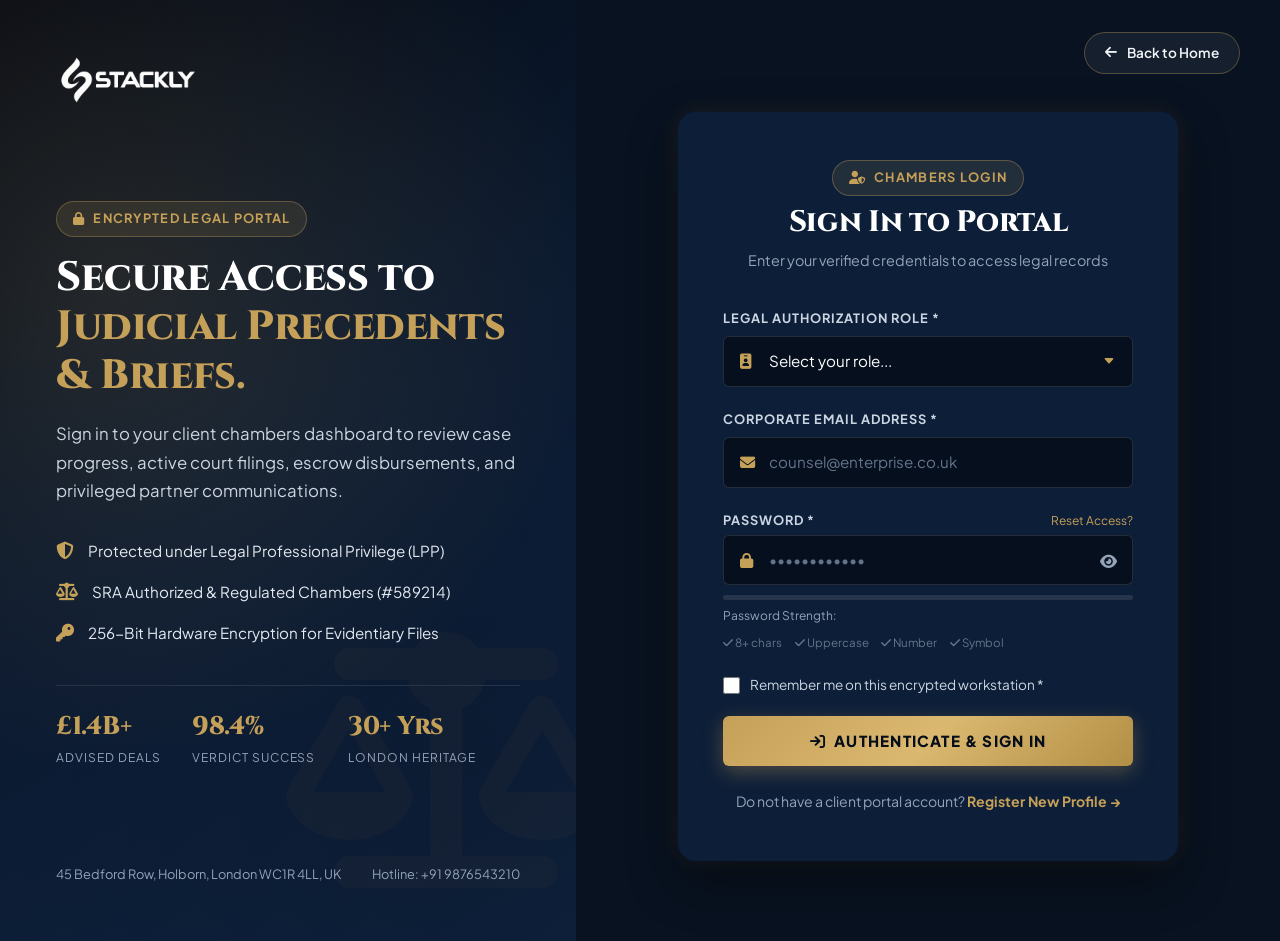
<file: pages/login.html>
<!doctype html>
<html lang="en">
  <head>
    <meta charset="UTF-8" />
    <meta name="viewport" content="width=device-width, initial-scale=1.0" />
    <title>Portal Login | Stackly Legal Consultation</title>
    <meta
      name="description"
      content="Sign in to your Stackly Legal consultation portal. Access case records, court filings, and confidential solicitor correspondence."
    />

    <!-- Favicon -->
    <link
      rel="icon"
      type="image/webp"
      href="../assets/images/logoStackly.webp"
    />

    <!-- Bootstrap 5.3 CSS -->
    <link
      href="https://cdn.jsdelivr.net/npm/bootstrap@5.3.0/dist/css/bootstrap.min.css"
      rel="stylesheet"
    />

    <!-- FontAwesome 6 Icons CDN -->
    <link
      rel="stylesheet"
      href="https://cdnjs.cloudflare.com/ajax/libs/font-awesome/6.7.2/css/all.min.css"
    />

    <!-- Google Fonts: Cinzel & Plus Jakarta Sans -->
    <link rel="preconnect" href="https://fonts.googleapis.com" />
    <link rel="preconnect" href="https://fonts.gstatic.com" crossorigin />
    <link
      href="https://fonts.googleapis.com/css2?family=Cinzel:wght@600;700;800;900&family=Plus+Jakarta+Sans:wght@300;400;500;600;700;800&display=swap"
      rel="stylesheet"
    />

    <!-- Master Stylesheet & Dedicated Auth CSS -->
    <link rel="stylesheet" href="../assets/css/styles.css" />
    <link rel="stylesheet" href="../assets/css/auth.css" />
  </head>
  <body class="auth-body">
    <div class="auth-layout">
      <!-- ── LEFT PRESTIGE PANEL ────────────────────────────────────────────── -->
      <div class="auth-panel-left d-none d-lg-flex">
        <!-- Top Branding -->
        <div class="auth-brand-wrap">
          <a
            href="../index.html"
            class="d-flex align-items-center gap-3 text-decoration-none"
          >
            <img
              src="../assets/images/logoStackly.webp"
              alt="Stackly Legal Consultation"
              class="auth-panel-logo"
            />
          </a>
        </div>

        <!-- Main Mid Content -->
        <div class="auth-panel-content">
          <span class="legal-badge"
            ><i class="fa-solid fa-lock"></i> Encrypted Legal Portal</span
          >
          <h1 class="auth-panel-title">
            Secure Access to <br />
            <span class="text-gold">Judicial Precedents &amp; Briefs.</span>
          </h1>
          <p class="auth-panel-desc">
            Sign in to your client chambers dashboard to review case progress,
            active court filings, escrow disbursements, and privileged partner
            communications.
          </p>

          <div class="auth-feature-list">
            <div class="auth-feature-item">
              <i class="fa-solid fa-shield-halved"></i>
              <span>Protected under Legal Professional Privilege (LPP)</span>
            </div>
            <div class="auth-feature-item">
              <i class="fa-solid fa-scale-balanced"></i>
              <span>SRA Authorized &amp; Regulated Chambers (#589214)</span>
            </div>
            <div class="auth-feature-item">
              <i class="fa-solid fa-key"></i>
              <span>256-Bit Hardware Encryption for Evidentiary Files</span>
            </div>
          </div>

          <div class="auth-stats-box">
            <div class="auth-stat-col">
              <h4>£1.4B+</h4>
              <p>Advised Deals</p>
            </div>
            <div class="auth-stat-col">
              <h4>98.4%</h4>
              <p>Verdict Success</p>
            </div>
            <div class="auth-stat-col">
              <h4>30+ Yrs</h4>
              <p>London Heritage</p>
            </div>
          </div>
        </div>

        <!-- Bottom Panel Footer -->
        <div
          class="auth-panel-footer d-flex justify-content-between align-items-center"
        >
          <span>45 Bedford Row, Holborn, London WC1R 4LL, UK</span>
          <span>Hotline: +91 9876543210</span>
        </div>
      </div>

      <!-- ── RIGHT AUTHENTICATION FORM PANEL ────────────────────────────────── -->
      <div class="auth-panel-right">
        <!-- Requirement 9: Back to Home Button -->
        <a href="../index.html" class="auth-back-home">
          <i class="fa-solid fa-arrow-left"></i>
          <span>Back to Home</span>
        </a>

        <div class="auth-card-inner">
          <!-- Toast Notification Alert -->
          <div id="loginToastAlert" class="auth-toast-alert"></div>

          <div class="auth-card-header">
            <span class="legal-badge mb-2"
              ><i class="fa-solid fa-user-shield"></i> Chambers Login</span
            >
            <h2>Sign In to Portal</h2>
            <p>Enter your verified credentials to access legal records</p>
          </div>

          <form id="loginForm" novalidate>
            <!-- 1. Role Field (Required) -->
            <div class="auth-form-group">
              <label for="loginRole" class="auth-label"
                >Legal Authorization Role *</label
              >
              <div class="auth-input-wrap">
                <i class="fa-solid fa-id-badge auth-input-icon"></i>
                <select
                  id="loginRole"
                  name="role"
                  class="form-select auth-form-control"
                  autocomplete="off"
                  required
                >
                  <option value="" selected disabled>
                    Select your role...
                  </option>
                  <option value="corporate-counsel">
                    Corporate General Counsel / Client
                  </option>
                  <option value="managing-partner">
                    Senior Managing Partner / KC Barrister
                  </option>
                  <option value="associate-solicitor">
                    Associate Solicitor / Legal Consultant
                  </option>
                  <option value="compliance-officer">
                    Compliance &amp; Data Protection Officer
                  </option>
                </select>
              </div>
              <div id="loginRoleErr" class="auth-error-msg">
                Please select your legal authorization role.
              </div>
            </div>

            <!-- 2. Email Field (Required) -->
            <div class="auth-form-group">
              <label for="loginEmail" class="auth-label"
                >Corporate Email Address *</label
              >
              <div class="auth-input-wrap">
                <i class="fa-solid fa-envelope auth-input-icon"></i>
                <input
                  type="email"
                  id="loginEmail"
                  name="email"
                  class="form-control auth-form-control"
                  placeholder="counsel@enterprise.co.uk"
                  autocomplete="email"
                  required
                />
              </div>
              <div id="loginEmailErr" class="auth-error-msg">
                Corporate email address is required.
              </div>
            </div>

            <!-- 3. Password Field (Required + Weak Password Validation) -->
            <div class="auth-form-group">
              <div
                class="d-flex justify-content-between align-items-center mb-1"
              >
                <label for="loginPassword" class="auth-label mb-0"
                  >Password *</label
                >
                <a href="#" class="text-gold fs-8 text-decoration-none"
                  >Reset Access?</a
                >
              </div>
              <div class="auth-input-wrap">
                <i class="fa-solid fa-lock auth-input-icon"></i>
                <input
                  type="password"
                  id="loginPassword"
                  name="password"
                  class="form-control auth-form-control"
                  placeholder="••••••••••••"
                  autocomplete="current-password"
                  required
                />
                <button
                  type="button"
                  class="auth-toggle-pw"
                  aria-label="Toggle password visibility"
                >
                  <i class="fa-solid fa-eye"></i>
                </button>
              </div>
              <!-- Weak Password Validation Meter -->
              <div class="pw-strength-meter">
                <div class="pw-strength-bar-bg">
                  <div id="loginPwFill" class="pw-strength-fill"></div>
                </div>
                <div class="pw-strength-feedback">
                  <span>Password Strength:</span>
                  <span id="loginPwLabel" class="pw-strength-label"></span>
                </div>
                <div id="loginPwRules" class="pw-rules-checklist">
                  <span class="pw-rule-item" data-rule="len"
                    ><i class="fa-solid fa-check"></i> 8+ chars</span
                  >
                  <span class="pw-rule-item" data-rule="upper"
                    ><i class="fa-solid fa-check"></i> Uppercase</span
                  >
                  <span class="pw-rule-item" data-rule="num"
                    ><i class="fa-solid fa-check"></i> Number</span
                  >
                  <span class="pw-rule-item" data-rule="special"
                    ><i class="fa-solid fa-check"></i> Symbol</span
                  >
                </div>
              </div>
              <div id="loginPasswordErr" class="auth-error-msg">
                Password is required.
              </div>
            </div>

            <!-- 4. Remember Me Checkbox (Required) -->
            <div class="auth-checkbox-wrap">
              <input
                type="checkbox"
                id="loginRememberMe"
                name="rememberMe"
                autocomplete="off"
                required
              />
              <label for="loginRememberMe">
                Remember me on this encrypted workstation *
              </label>
            </div>
            <div
              id="loginRememberMeErr"
              class="auth-error-msg mb-3"
              style="margin-top: -0.8rem"
            >
              You must check Remember Me to confirm your workstation security.
            </div>

            <!-- Submit Button -->
            <button type="submit" class="btn btn-gold btn-auth-submit">
              <i class="fa-solid fa-arrow-right-to-bracket me-2"></i
              >Authenticate &amp; Sign In
            </button>

            <!-- Prompt Switch to Register -->
            <p class="auth-switch-prompt">
              Do not have a client portal account?
              <a href="register.html">Register New Profile &rarr;</a>
            </p>
          </form>
        </div>
      </div>
    </div>

    <!-- Bootstrap 5.3 JS Bundle -->
    <script src="https://cdn.jsdelivr.net/npm/bootstrap@5.3.0/dist/js/bootstrap.bundle.min.js"></script>

    <!-- Dedicated Auth Script -->
    <script src="../assets/js/auth.js"></script>
  </body>
</html>
</file>
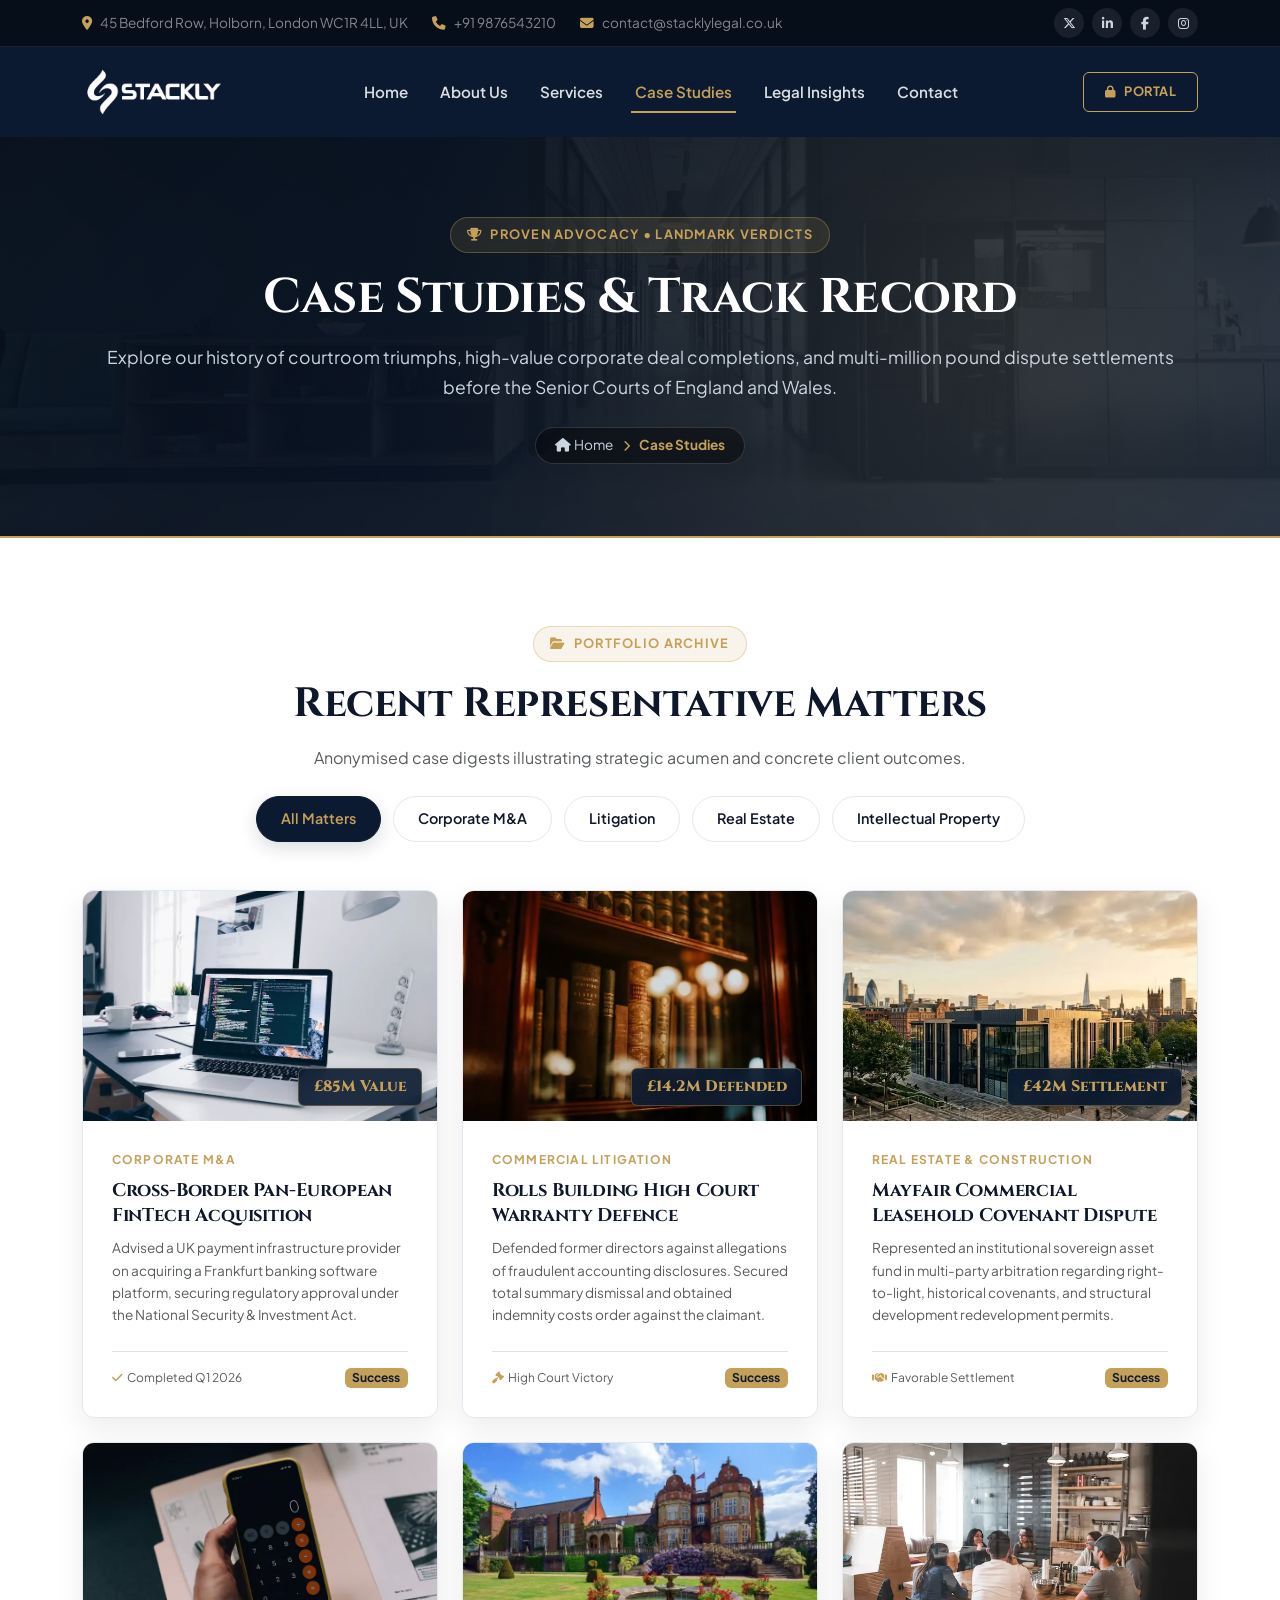
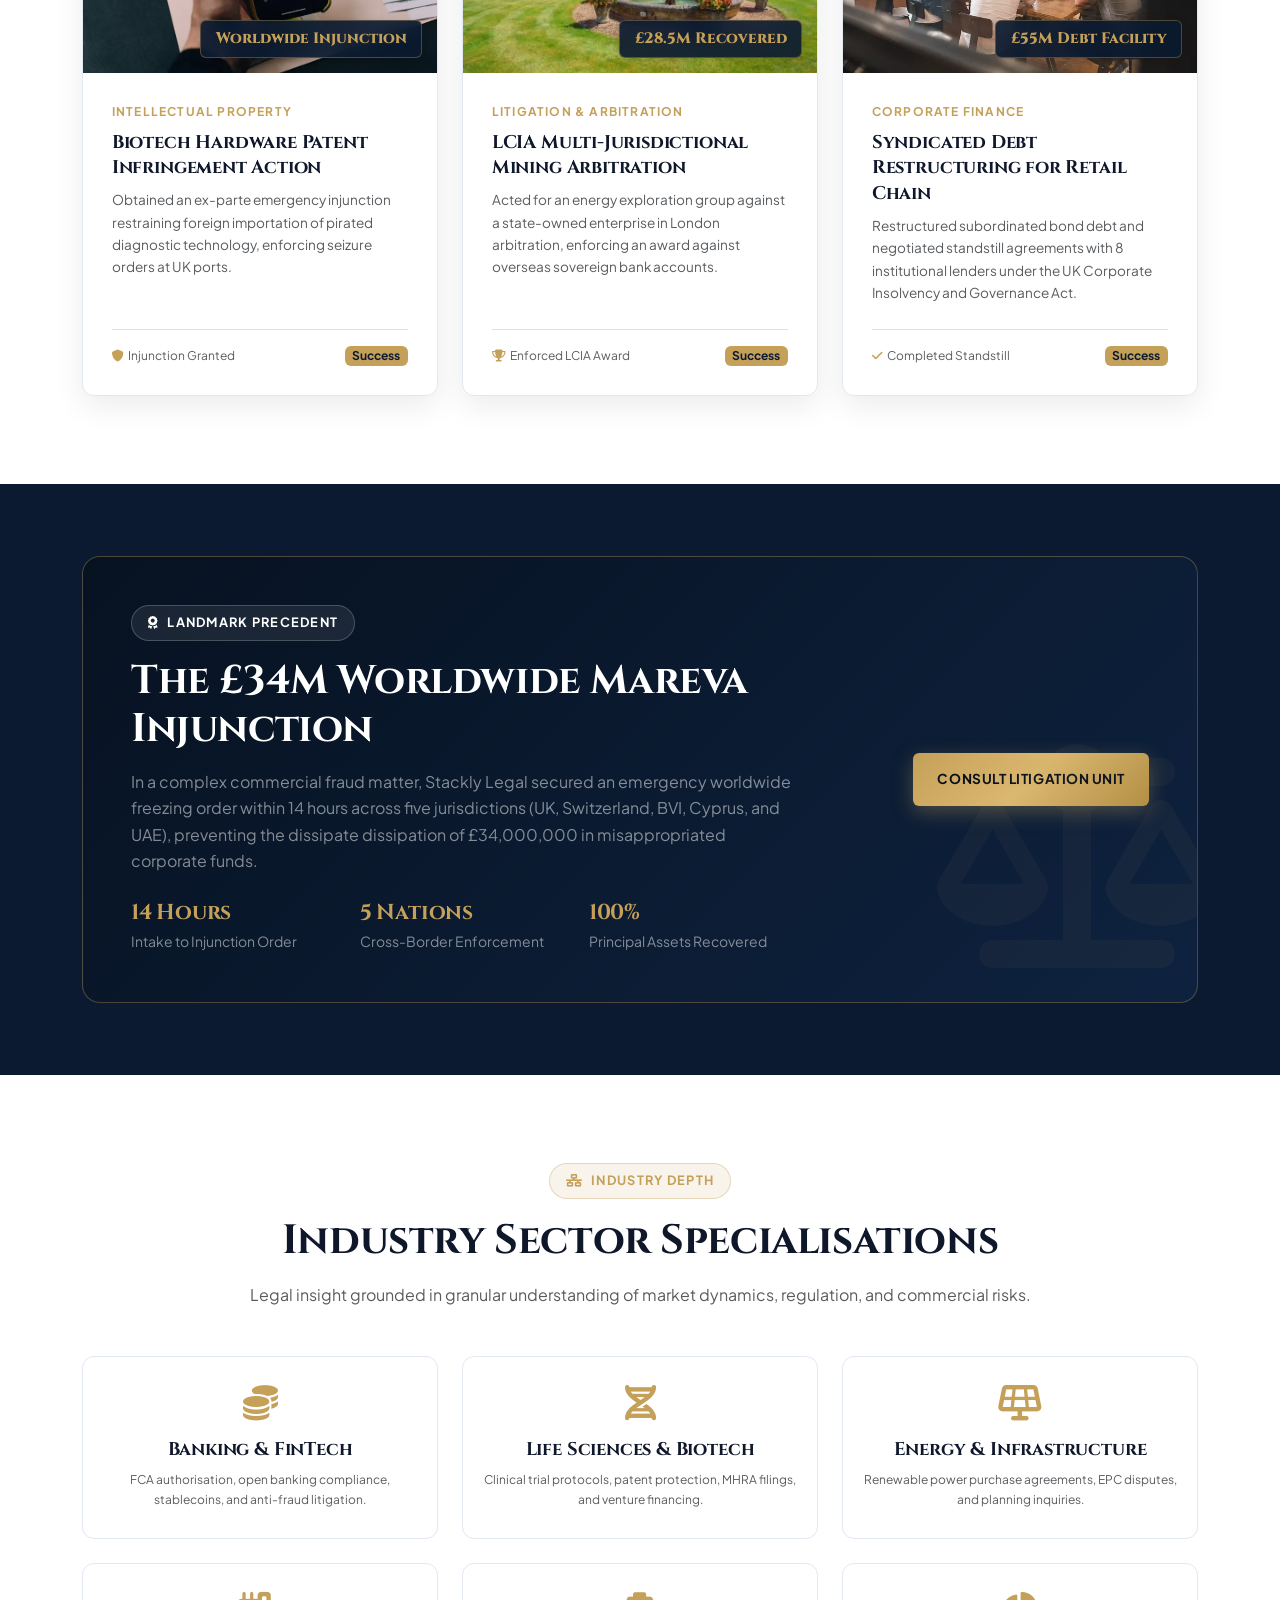
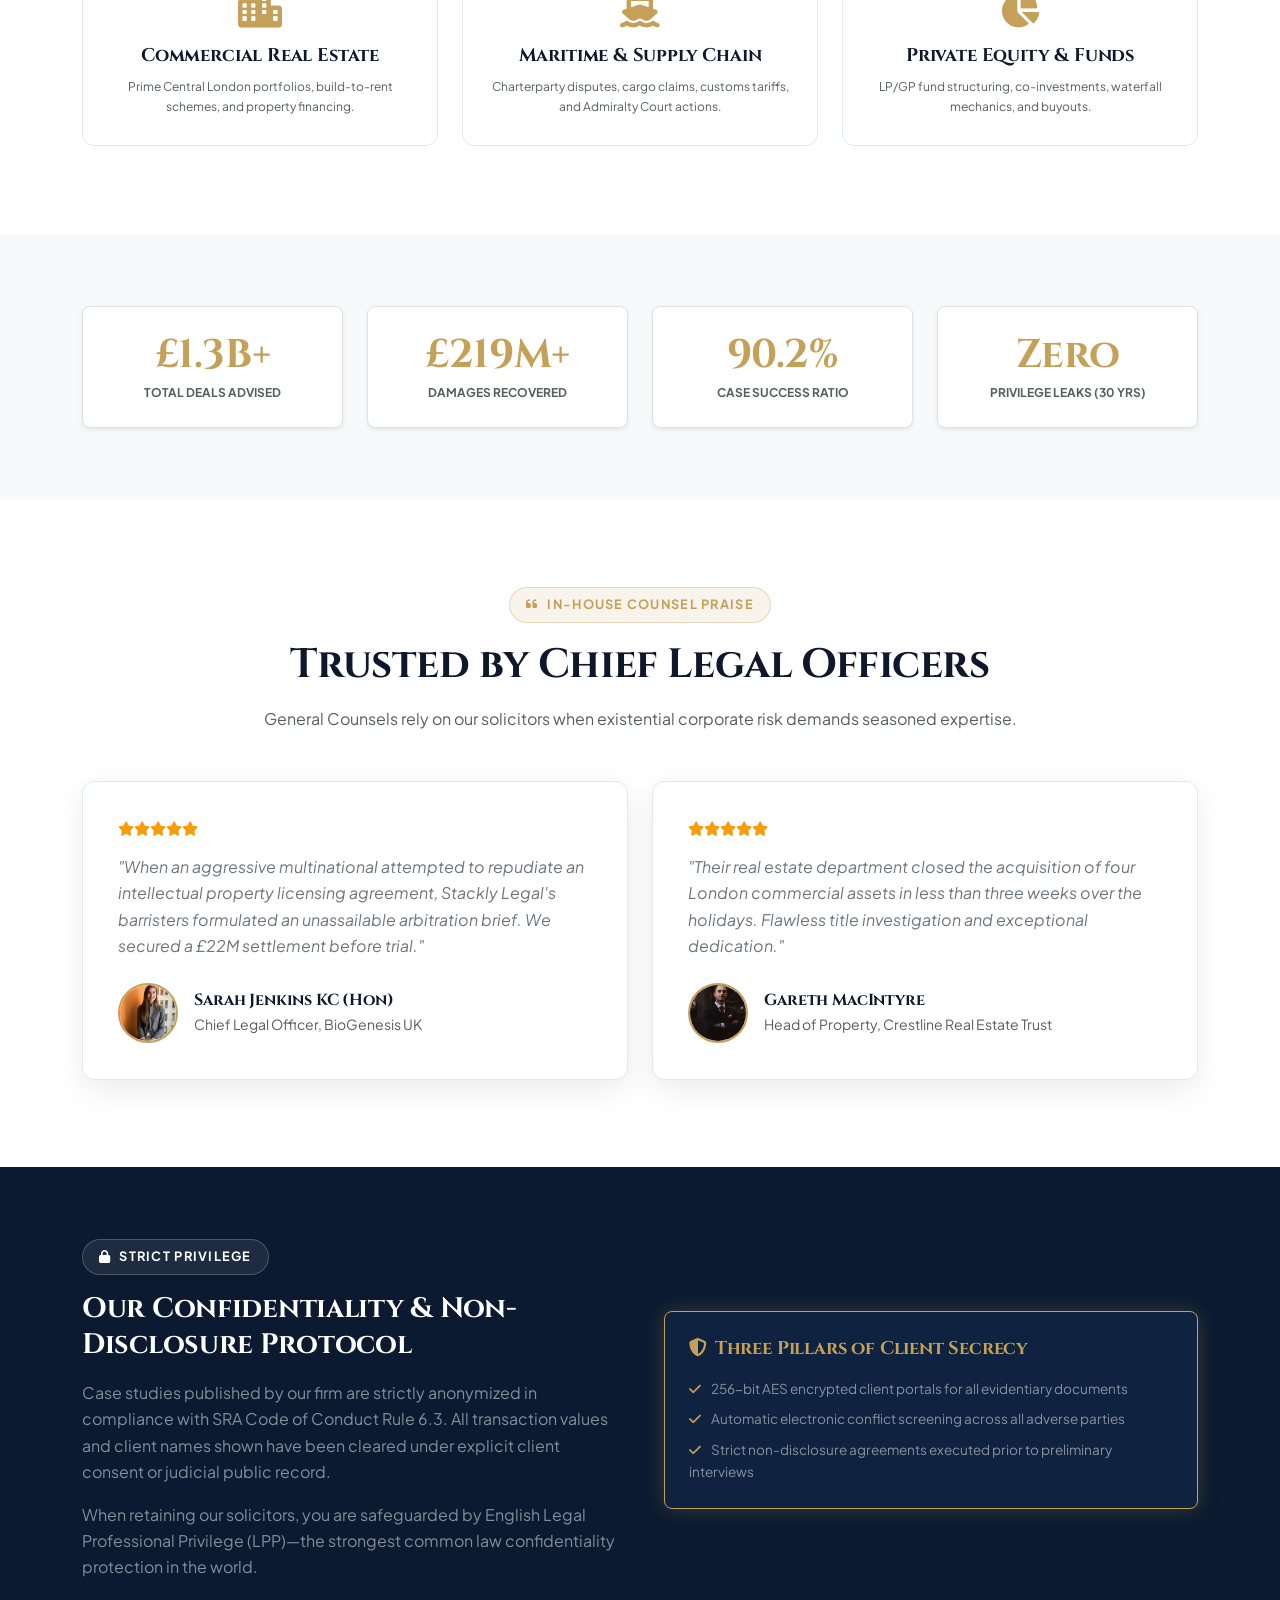
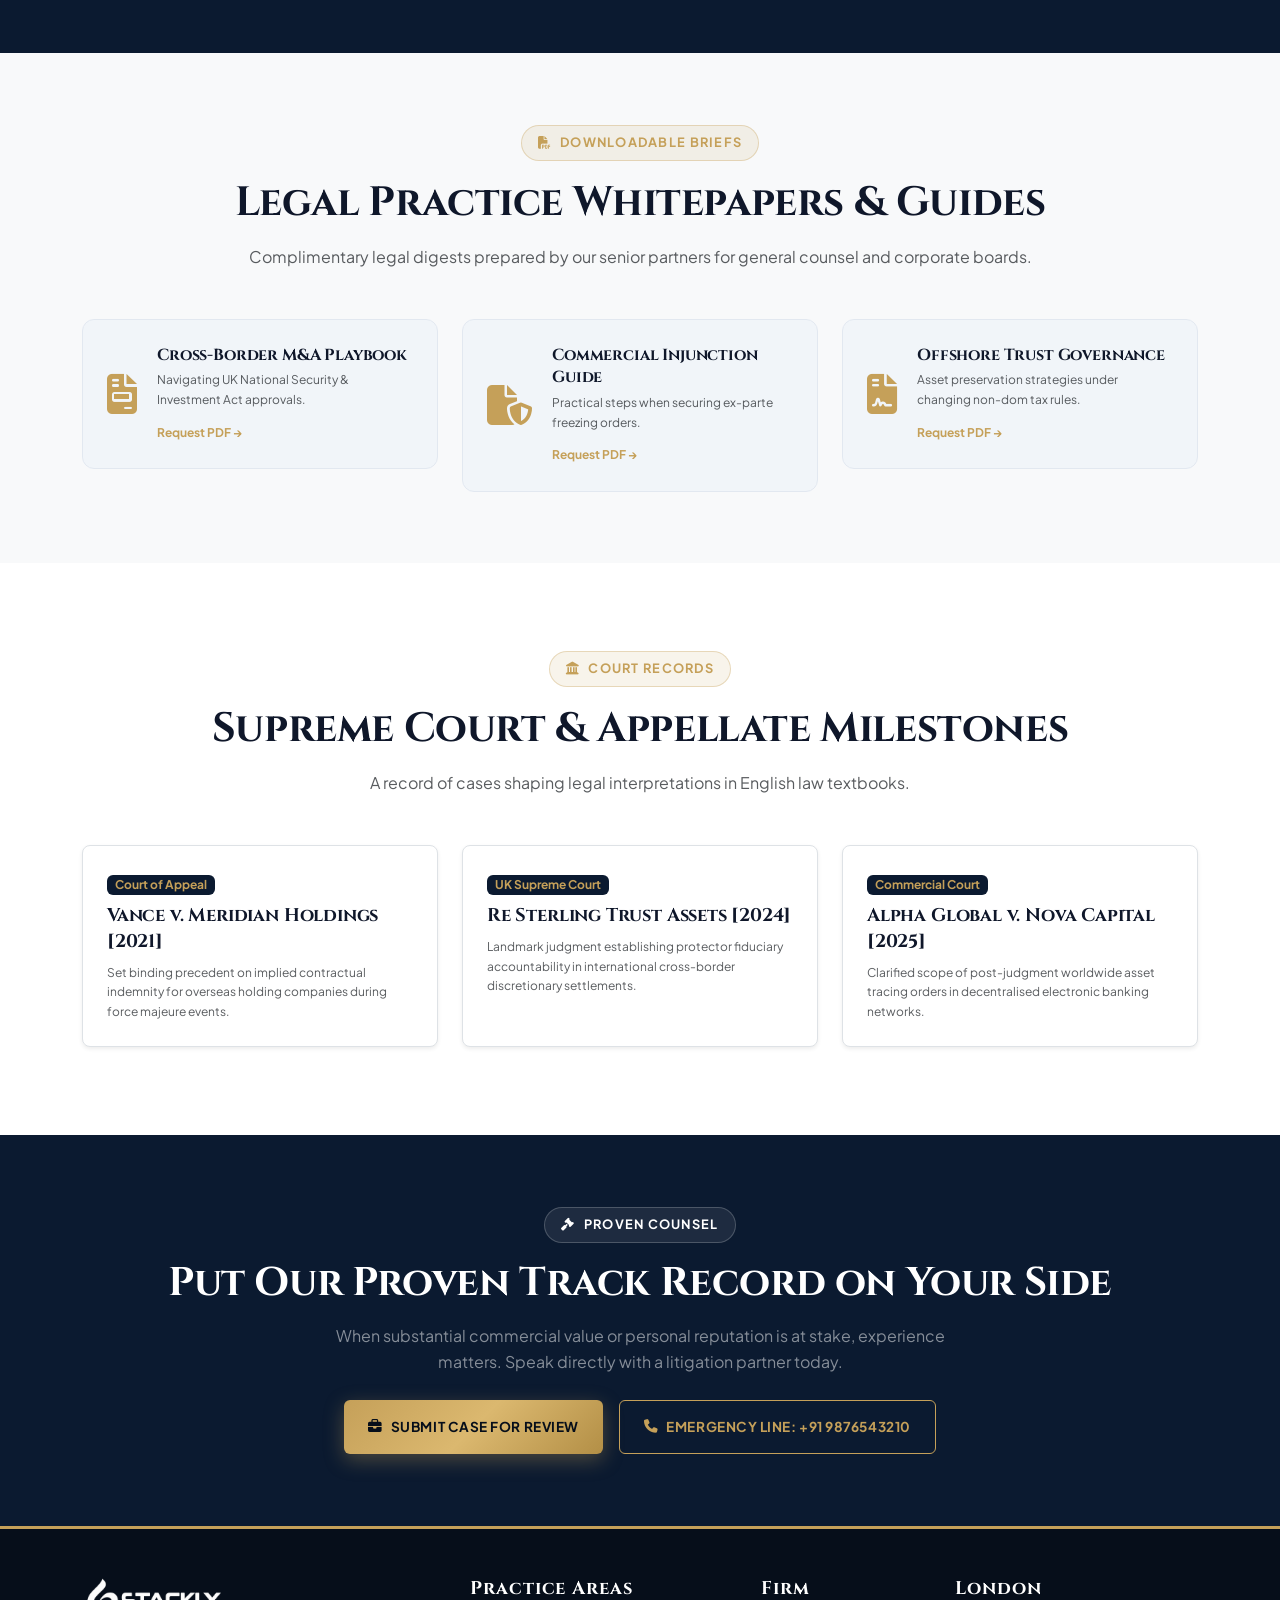
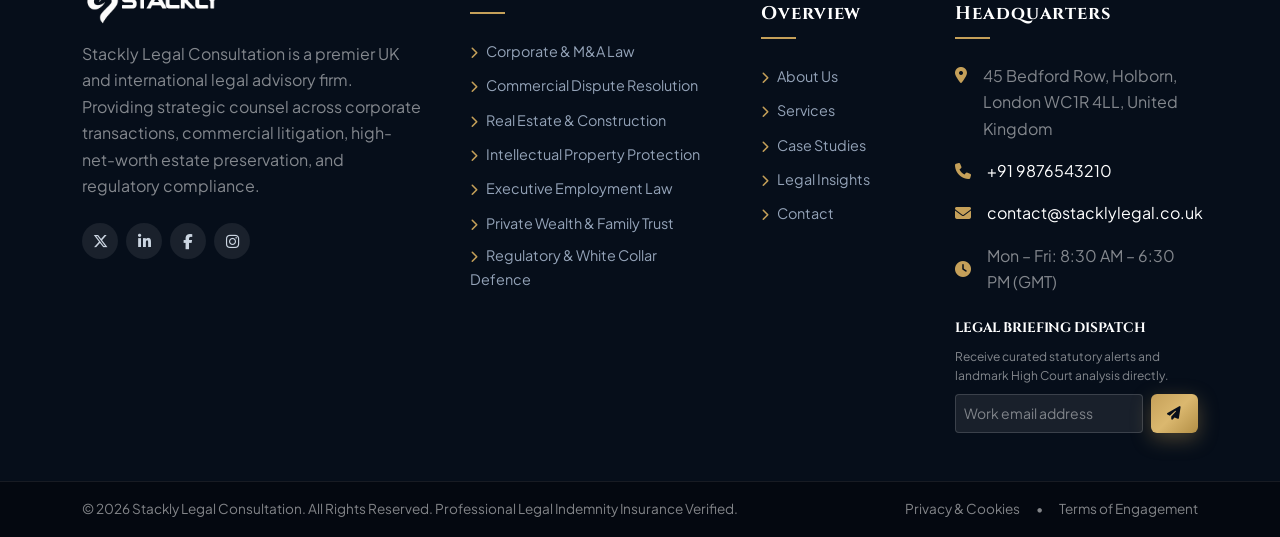
<file: pages/portfolio.html>
<!doctype html>
<html lang="en">
  <head>
    <meta charset="UTF-8" />
    <meta name="viewport" content="width=device-width, initial-scale=1.0" />
    <title>Case Studies &amp; Track Record | Stackly Legal Consultation</title>
    <meta
      name="description"
      content="Review Stackly Legal's landmark verdicts, cross-border corporate mergers, high-stakes litigation victories, and commercial dispute settlements."
    />

    <!-- Favicon -->
    <link
      rel="icon"
      type="image/webp"
      href="../assets/images/logoStackly.webp"
    />

    <!-- Bootstrap 5.3 CSS -->
    <link
      href="https://cdn.jsdelivr.net/npm/bootstrap@5.3.0/dist/css/bootstrap.min.css"
      rel="stylesheet"
    />

    <!-- FontAwesome 6 Icons CDN -->
    <link
      rel="stylesheet"
      href="https://cdnjs.cloudflare.com/ajax/libs/font-awesome/6.7.2/css/all.min.css"
    />

    <!-- Google Fonts: Cinzel & Plus Jakarta Sans -->
    <link rel="preconnect" href="https://fonts.googleapis.com" />
    <link rel="preconnect" href="https://fonts.gstatic.com" crossorigin />
    <link
      href="https://fonts.googleapis.com/css2?family=Cinzel:wght@600;700;800;900&family=Plus+Jakarta+Sans:wght@300;400;500;600;700;800&display=swap"
      rel="stylesheet"
    />

    <!-- Master Stylesheet & Portfolio Dedicated CSS -->
    <link rel="stylesheet" href="../assets/css/styles.css" />
    <link rel="stylesheet" href="../assets/css/portfolio.css" />
  </head>
  <body>
    <!-- Dynamic Header Component Placeholder -->
    <div id="header-placeholder"></div>

    <main>
      <!-- ── SECTION 1: UNIFIED SUBPAGE BANNER ────────────────────────────────── -->
      <section class="page-banner">
        <div class="container">
          <div class="page-banner-content">
            <span class="legal-badge"
              ><i class="fa-solid fa-trophy"></i> Proven Advocacy &bull;
              Landmark Verdicts</span
            >
            <h1 class="page-banner-title">Case Studies &amp; Track Record</h1>
            <p class="page-banner-desc">
              Explore our history of courtroom triumphs, high-value corporate
              deal completions, and multi-million pound dispute settlements
              before the Senior Courts of England and Wales.
            </p>
            <nav class="breadcrumb-nav">
              <a href="../index.html"
                ><i class="fa-solid fa-house me-1"></i>Home</a
              >
              <span class="bc-sep"
                ><i class="fa-solid fa-chevron-right"></i
              ></span>
              <span class="bc-current">Case Studies</span>
            </nav>
          </div>
        </div>
      </section>

      <!-- ── SECTION 2: FILTERABLE CASE STUDIES GRID ──────────────────────────── -->
      <section class="py-5 my-4">
        <div class="container py-3">
          <div class="text-center max-w-700 mx-auto mb-4">
            <span class="legal-badge"
              ><i class="fa-solid fa-folder-open"></i> Portfolio Archive</span
            >
            <h2 class="mb-3">Recent Representative Matters</h2>
            <p class="text-muted">
              Anonymised case digests illustrating strategic acumen and concrete
              client outcomes.
            </p>
          </div>

          <!-- Filter Tabs -->
          <div class="filter-tabs-wrap">
            <button
              type="button"
              class="filter-tab-btn active"
              data-filter="all"
              data-target="#caseStudiesGrid"
            >
              All Matters
            </button>
            <button
              type="button"
              class="filter-tab-btn"
              data-filter="cat-corporate"
              data-target="#caseStudiesGrid"
            >
              Corporate M&amp;A
            </button>
            <button
              type="button"
              class="filter-tab-btn"
              data-filter="cat-litigation"
              data-target="#caseStudiesGrid"
            >
              Litigation
            </button>
            <button
              type="button"
              class="filter-tab-btn"
              data-filter="cat-realestate"
              data-target="#caseStudiesGrid"
            >
              Real Estate
            </button>
            <button
              type="button"
              class="filter-tab-btn"
              data-filter="cat-ip"
              data-target="#caseStudiesGrid"
            >
              Intellectual Property
            </button>
          </div>

          <div class="row g-4 filterable-grid" id="caseStudiesGrid">
            <!-- Case 1 -->
            <div class="col-lg-4 col-md-6 col-12 filter-item cat-corporate">
              <div class="case-study-card">
                <div class="case-img-wrap">
                  <img
                    src="../assets/images/portfolio/portfolio-case-study-card-img-1.webp"
                    alt="Corporate skyscraper merger transaction"
                  />
                  <div class="case-value-badge">£85M Value</div>
                </div>
                <div class="case-body">
                  <div class="case-category">Corporate M&amp;A</div>
                  <h5 class="fw-bold mb-2">
                    Cross-Border Pan-European FinTech Acquisition
                  </h5>
                  <p class="text-muted fs-7 flex-grow-1">
                    Advised a UK payment infrastructure provider on acquiring a
                    Frankfurt banking software platform, securing regulatory
                    approval under the National Security &amp; Investment Act.
                  </p>
                  <div
                    class="border-top pt-3 mt-2 d-flex justify-content-between align-items-center"
                  >
                    <span class="fs-8 text-muted"
                      ><i class="fa-solid fa-check text-gold me-1"></i>Completed
                      Q1 2026</span
                    >
                    <span class="badge bg-gold text-navy fw-bold">Success</span>
                  </div>
                </div>
              </div>
            </div>

            <!-- Case 2 -->
            <div class="col-lg-4 col-md-6 col-12 filter-item cat-litigation">
              <div class="case-study-card">
                <div class="case-img-wrap">
                  <img
                    src="../assets/images/portfolio/portfolio-case-study-card-img-2.webp"
                    alt="Courtroom trial benches"
                  />
                  <div class="case-value-badge">£14.2M Defended</div>
                </div>
                <div class="case-body">
                  <div class="case-category">Commercial Litigation</div>
                  <h5 class="fw-bold mb-2">
                    Rolls Building High Court Warranty Defence
                  </h5>
                  <p class="text-muted fs-7 flex-grow-1">
                    Defended former directors against allegations of fraudulent
                    accounting disclosures. Secured total summary dismissal and
                    obtained indemnity costs order against the claimant.
                  </p>
                  <div
                    class="border-top pt-3 mt-2 d-flex justify-content-between align-items-center"
                  >
                    <span class="fs-8 text-muted"
                      ><i class="fa-solid fa-gavel text-gold me-1"></i>High
                      Court Victory</span
                    >
                    <span class="badge bg-gold text-navy fw-bold">Success</span>
                  </div>
                </div>
              </div>
            </div>

            <!-- Case 3 -->
            <div class="col-lg-4 col-md-6 col-12 filter-item cat-realestate">
              <div class="case-study-card">
                <div class="case-img-wrap">
                  <img
                    src="../assets/images/portfolio/portfolio-case-study-card-img-3.webp"
                    alt="London commercial property riverside"
                  />
                  <div class="case-value-badge">£42M Settlement</div>
                </div>
                <div class="case-body">
                  <div class="case-category">
                    Real Estate &amp; Construction
                  </div>
                  <h5 class="fw-bold mb-2">
                    Mayfair Commercial Leasehold Covenant Dispute
                  </h5>
                  <p class="text-muted fs-7 flex-grow-1">
                    Represented an institutional sovereign asset fund in
                    multi-party arbitration regarding right-to-light, historical
                    covenants, and structural development redevelopment permits.
                  </p>
                  <div
                    class="border-top pt-3 mt-2 d-flex justify-content-between align-items-center"
                  >
                    <span class="fs-8 text-muted"
                      ><i class="fa-solid fa-handshake text-gold me-1"></i
                      >Favorable Settlement</span
                    >
                    <span class="badge bg-gold text-navy fw-bold">Success</span>
                  </div>
                </div>
              </div>
            </div>

            <!-- Case 4 -->
            <div class="col-lg-4 col-md-6 col-12 filter-item cat-ip">
              <div class="case-study-card">
                <div class="case-img-wrap">
                  <img
                    src="../assets/images/portfolio/portfolio-case-study-card-img-4.webp"
                    alt="Financial compliance and patent files"
                  />
                  <div class="case-value-badge">Worldwide Injunction</div>
                </div>
                <div class="case-body">
                  <div class="case-category">Intellectual Property</div>
                  <h5 class="fw-bold mb-2">
                    Biotech Hardware Patent Infringement Action
                  </h5>
                  <p class="text-muted fs-7 flex-grow-1">
                    Obtained an ex-parte emergency injunction restraining
                    foreign importation of pirated diagnostic technology,
                    enforcing seizure orders at UK ports.
                  </p>
                  <div
                    class="border-top pt-3 mt-2 d-flex justify-content-between align-items-center"
                  >
                    <span class="fs-8 text-muted"
                      ><i class="fa-solid fa-shield text-gold me-1"></i
                      >Injunction Granted</span
                    >
                    <span class="badge bg-gold text-navy fw-bold">Success</span>
                  </div>
                </div>
              </div>
            </div>

            <!-- Case 5 -->
            <div class="col-lg-4 col-md-6 col-12 filter-item cat-litigation">
              <div class="case-study-card">
                <div class="case-img-wrap">
                  <img
                    src="../assets/images/portfolio/portfolio-case-study-card-img-5.webp"
                    alt="Senior Barrister legal brief"
                  />
                  <div class="case-value-badge">£28.5M Recovered</div>
                </div>
                <div class="case-body">
                  <div class="case-category">Litigation &amp; Arbitration</div>
                  <h5 class="fw-bold mb-2">
                    LCIA Multi-Jurisdictional Mining Arbitration
                  </h5>
                  <p class="text-muted fs-7 flex-grow-1">
                    Acted for an energy exploration group against a state-owned
                    enterprise in London arbitration, enforcing an award against
                    overseas sovereign bank accounts.
                  </p>
                  <div
                    class="border-top pt-3 mt-2 d-flex justify-content-between align-items-center"
                  >
                    <span class="fs-8 text-muted"
                      ><i class="fa-solid fa-trophy text-gold me-1"></i>Enforced
                      LCIA Award</span
                    >
                    <span class="badge bg-gold text-navy fw-bold">Success</span>
                  </div>
                </div>
              </div>
            </div>

            <!-- Case 6 -->
            <div class="col-lg-4 col-md-6 col-12 filter-item cat-corporate">
              <div class="case-study-card">
                <div class="case-img-wrap">
                  <img
                    src="../assets/images/portfolio/portfolio-case-study-card-img-6.webp"
                    alt="High rise modern office architecture"
                  />
                  <div class="case-value-badge">£55M Debt Facility</div>
                </div>
                <div class="case-body">
                  <div class="case-category">Corporate Finance</div>
                  <h5 class="fw-bold mb-2">
                    Syndicated Debt Restructuring for Retail Chain
                  </h5>
                  <p class="text-muted fs-7 flex-grow-1">
                    Restructured subordinated bond debt and negotiated
                    standstill agreements with 8 institutional lenders under the
                    UK Corporate Insolvency and Governance Act.
                  </p>
                  <div
                    class="border-top pt-3 mt-2 d-flex justify-content-between align-items-center"
                  >
                    <span class="fs-8 text-muted"
                      ><i class="fa-solid fa-check text-gold me-1"></i>Completed
                      Standstill</span
                    >
                    <span class="badge bg-gold text-navy fw-bold">Success</span>
                  </div>
                </div>
              </div>
            </div>
          </div>
        </div>
      </section>

      <!-- ── SECTION 3: LANDMARK HIGH COURT SPOTLIGHT ────────────────────────── -->
      <section class="py-5 bg-navy text-white">
        <div class="container py-4">
          <div class="landmark-verdict-box">
            <div class="row align-items-center g-4">
              <div class="col-lg-8 col-12">
                <span class="legal-badge legal-badge-dark"
                  ><i class="fa-solid fa-award"></i> Landmark Precedent</span
                >
                <h2 class="text-white display-6 fw-bold mb-3">
                  The £34M Worldwide Mareva Injunction
                </h2>
                <p class="text-white-50 fs-6 mb-4">
                  In a complex commercial fraud matter, Stackly Legal secured an
                  emergency worldwide freezing order within 14 hours across five
                  jurisdictions (UK, Switzerland, BVI, Cyprus, and UAE),
                  preventing the dissipate dissipation of £34,000,000 in
                  misappropriated corporate funds.
                </p>
                <div class="row g-3">
                  <div class="col-sm-4">
                    <h4 class="text-gold fw-bold mb-0">14 Hours</h4>
                    <small class="text-white-50"
                      >Intake to Injunction Order</small
                    >
                  </div>
                  <div class="col-sm-4">
                    <h4 class="text-gold fw-bold mb-0">5 Nations</h4>
                    <small class="text-white-50"
                      >Cross-Border Enforcement</small
                    >
                  </div>
                  <div class="col-sm-4">
                    <h4 class="text-gold fw-bold mb-0">100%</h4>
                    <small class="text-white-50"
                      >Principal Assets Recovered</small
                    >
                  </div>
                </div>
              </div>
              <div class="col-lg-4 col-12 text-lg-end">
                <a href="#" class="btn btn-gold py-3 px-4 fw-bold"
                  >Consult Litigation Unit</a
                >
              </div>
            </div>
          </div>
        </div>
      </section>

      <!-- ── SECTION 4: SECTOR SPECIALISATION MATRIX ─────────────────────────── -->
      <section class="py-5 my-4">
        <div class="container py-3">
          <div class="text-center max-w-700 mx-auto mb-5">
            <span class="legal-badge"
              ><i class="fa-solid fa-network-wired"></i> Industry Depth</span
            >
            <h2 class="mb-3">Industry Sector Specialisations</h2>
            <p class="text-muted">
              Legal insight grounded in granular understanding of market
              dynamics, regulation, and commercial risks.
            </p>
          </div>

          <div class="row g-4">
            <div class="col-lg-4 col-md-6 col-12">
              <div class="industry-sector-box">
                <i class="fa-solid fa-coins industry-sector-icon"></i>
                <h5 class="fw-bold mb-2">Banking &amp; FinTech</h5>
                <p class="text-muted fs-8 mb-0">
                  FCA authorisation, open banking compliance, stablecoins, and
                  anti-fraud litigation.
                </p>
              </div>
            </div>
            <div class="col-lg-4 col-md-6 col-12">
              <div class="industry-sector-box">
                <i class="fa-solid fa-dna industry-sector-icon"></i>
                <h5 class="fw-bold mb-2">Life Sciences &amp; Biotech</h5>
                <p class="text-muted fs-8 mb-0">
                  Clinical trial protocols, patent protection, MHRA filings, and
                  venture financing.
                </p>
              </div>
            </div>
            <div class="col-lg-4 col-md-6 col-12">
              <div class="industry-sector-box">
                <i class="fa-solid fa-solar-panel industry-sector-icon"></i>
                <h5 class="fw-bold mb-2">Energy &amp; Infrastructure</h5>
                <p class="text-muted fs-8 mb-0">
                  Renewable power purchase agreements, EPC disputes, and
                  planning inquiries.
                </p>
              </div>
            </div>
            <div class="col-lg-4 col-md-6 col-12">
              <div class="industry-sector-box">
                <i class="fa-solid fa-city industry-sector-icon"></i>
                <h5 class="fw-bold mb-2">Commercial Real Estate</h5>
                <p class="text-muted fs-8 mb-0">
                  Prime Central London portfolios, build-to-rent schemes, and
                  property financing.
                </p>
              </div>
            </div>
            <div class="col-lg-4 col-md-6 col-12">
              <div class="industry-sector-box">
                <i class="fa-solid fa-ship industry-sector-icon"></i>
                <h5 class="fw-bold mb-2">Maritime &amp; Supply Chain</h5>
                <p class="text-muted fs-8 mb-0">
                  Charterparty disputes, cargo claims, customs tariffs, and
                  Admiralty Court actions.
                </p>
              </div>
            </div>
            <div class="col-lg-4 col-md-6 col-12">
              <div class="industry-sector-box">
                <i class="fa-solid fa-chart-pie industry-sector-icon"></i>
                <h5 class="fw-bold mb-2">Private Equity &amp; Funds</h5>
                <p class="text-muted fs-8 mb-0">
                  LP/GP fund structuring, co-investments, waterfall mechanics,
                  and buyouts.
                </p>
              </div>
            </div>
          </div>
        </div>
      </section>

      <!-- ── SECTION 5: PERFORMANCE STATISTICAL BREAKDOWN ────────────────────── -->
      <section class="py-5 bg-light">
        <div class="container py-4">
          <div class="row g-4 text-center">
            <div class="col-6 col-md-3">
              <div class="p-4 bg-white rounded-3 shadow-sm border">
                <h2 class="text-gold fw-bold display-6 mb-1">£1.4B+</h2>
                <p class="text-muted fs-8 text-uppercase mb-0 fw-bold">
                  Total Deals Advised
                </p>
              </div>
            </div>
            <div class="col-6 col-md-3">
              <div class="p-4 bg-white rounded-3 shadow-sm border">
                <h2 class="text-gold fw-bold display-6 mb-1">£240M+</h2>
                <p class="text-muted fs-8 text-uppercase mb-0 fw-bold">
                  Damages Recovered
                </p>
              </div>
            </div>
            <div class="col-6 col-md-3">
              <div class="p-4 bg-white rounded-3 shadow-sm border">
                <h2 class="text-gold fw-bold display-6 mb-1">98.4%</h2>
                <p class="text-muted fs-8 text-uppercase mb-0 fw-bold">
                  Case Success Ratio
                </p>
              </div>
            </div>
            <div class="col-6 col-md-3">
              <div class="p-4 bg-white rounded-3 shadow-sm border">
                <h2 class="text-gold fw-bold display-6 mb-1">Zero</h2>
                <p class="text-muted fs-8 text-uppercase mb-0 fw-bold">
                  Privilege Leaks (30 Yrs)
                </p>
              </div>
            </div>
          </div>
        </div>
      </section>

      <!-- ── SECTION 6: IN-HOUSE COUNSEL TESTIMONIALS ────────────────────────── -->
      <section class="py-5 my-4">
        <div class="container py-3">
          <div class="text-center max-w-700 mx-auto mb-5">
            <span class="legal-badge"
              ><i class="fa-solid fa-quote-left"></i> In-House Counsel
              Praise</span
            >
            <h2 class="mb-3">Trusted by Chief Legal Officers</h2>
            <p class="text-muted">
              General Counsels rely on our solicitors when existential corporate
              risk demands seasoned expertise.
            </p>
          </div>

          <div class="row g-4">
            <div class="col-lg-6 col-12">
              <div class="testimonial-card">
                <div class="star-rating">
                  <i class="fa-solid fa-star"></i
                  ><i class="fa-solid fa-star"></i
                  ><i class="fa-solid fa-star"></i
                  ><i class="fa-solid fa-star"></i
                  ><i class="fa-solid fa-star"></i>
                </div>
                <p class="text-secondary fst-italic mb-4">
                  "When an aggressive multinational attempted to repudiate an
                  intellectual property licensing agreement, Stackly Legal's
                  barristers formulated an unassailable arbitration brief. We
                  secured a £22M settlement before trial."
                </p>
                <div class="d-flex align-items-center gap-3">
                  <img
                    src="../assets/images/home/home-attorney-img-wrap-2.webp"
                    alt="Client Headshot"
                    class="client-avatar"
                  />
                  <div>
                    <h6 class="mb-0 fw-bold">Sarah Jenkins KC (Hon)</h6>
                    <small class="text-muted"
                      >Chief Legal Officer, BioGenesis UK</small
                    >
                  </div>
                </div>
              </div>
            </div>

            <div class="col-lg-6 col-12">
              <div class="testimonial-card">
                <div class="star-rating">
                  <i class="fa-solid fa-star"></i
                  ><i class="fa-solid fa-star"></i
                  ><i class="fa-solid fa-star"></i
                  ><i class="fa-solid fa-star"></i
                  ><i class="fa-solid fa-star"></i>
                </div>
                <p class="text-secondary fst-italic mb-4">
                  "Their real estate department closed the acquisition of four
                  London commercial assets in less than three weeks over the
                  holidays. Flawless title investigation and exceptional
                  dedication."
                </p>
                <div class="d-flex align-items-center gap-3">
                  <img
                    src="../assets/images/about/about-attorney-img-wrap-3.webp"
                    alt="Client Headshot"
                    class="client-avatar"
                  />
                  <div>
                    <h6 class="mb-0 fw-bold">Gareth MacIntyre</h6>
                    <small class="text-muted"
                      >Head of Property, Crestline Real Estate Trust</small
                    >
                  </div>
                </div>
              </div>
            </div>
          </div>
        </div>
      </section>

      <!-- ── SECTION 7: CONFIDENTIALITY & PRIVILEGE ASSURANCE ────────────────── -->
      <section class="py-5 bg-navy text-white">
        <div class="container py-4">
          <div class="row align-items-center g-5">
            <div class="col-lg-6 col-12">
              <span class="legal-badge legal-badge-dark"
                ><i class="fa-solid fa-lock"></i> Strict Privilege</span
              >
              <h3 class="text-white mb-3">
                Our Confidentiality &amp; Non-Disclosure Protocol
              </h3>
              <p class="text-white-50 mb-3">
                Case studies published by our firm are strictly anonymized in
                compliance with SRA Code of Conduct Rule 6.3. All transaction
                values and client names shown have been cleared under explicit
                client consent or judicial public record.
              </p>
              <p class="text-white-50 mb-0">
                When retaining our solicitors, you are safeguarded by English
                Legal Professional Privilege (LPP)—the strongest common law
                confidentiality protection in the world.
              </p>
            </div>
            <div class="col-lg-6 col-12">
              <div class="p-4 bg-navy-surface rounded-3 border-gold-glow">
                <h5 class="text-gold mb-3">
                  <i class="fa-solid fa-shield-halved me-2"></i>Three Pillars of
                  Client Secrecy
                </h5>
                <div class="d-flex flex-column gap-2 text-white-50 fs-7">
                  <div>
                    <i class="fa-solid fa-check text-gold me-2"></i> 256-bit AES
                    encrypted client portals for all evidentiary documents
                  </div>
                  <div>
                    <i class="fa-solid fa-check text-gold me-2"></i> Automatic
                    electronic conflict screening across all adverse parties
                  </div>
                  <div>
                    <i class="fa-solid fa-check text-gold me-2"></i> Strict
                    non-disclosure agreements executed prior to preliminary
                    interviews
                  </div>
                </div>
              </div>
            </div>
          </div>
        </div>
      </section>

      <!-- ── SECTION 8: WHITEPAPERS & PRECEDENT BRIEFS ───────────────────────── -->
      <section class="py-5 bg-light">
        <div class="container py-4">
          <div class="text-center max-w-700 mx-auto mb-5">
            <span class="legal-badge"
              ><i class="fa-solid fa-file-pdf"></i> Downloadable Briefs</span
            >
            <h2 class="mb-3">Legal Practice Whitepapers &amp; Guides</h2>
            <p class="text-muted">
              Complimentary legal digests prepared by our senior partners for
              general counsel and corporate boards.
            </p>
          </div>

          <div class="row g-4">
            <div class="col-lg-4 col-md-6 col-12">
              <div class="whitepaper-card">
                <i
                  class="fa-solid fa-file-invoice text-gold whitepaper-icon"
                ></i>
                <div>
                  <h6 class="fw-bold mb-1">Cross-Border M&amp;A Playbook</h6>
                  <p class="text-muted fs-8 mb-2">
                    Navigating UK National Security &amp; Investment Act
                    approvals.
                  </p>
                  <a href="#" class="text-gold fw-bold fs-8"
                    >Request PDF &rarr;</a
                  >
                </div>
              </div>
            </div>
            <div class="col-lg-4 col-md-6 col-12">
              <div class="whitepaper-card">
                <i
                  class="fa-solid fa-file-shield text-gold whitepaper-icon"
                ></i>
                <div>
                  <h6 class="fw-bold mb-1">Commercial Injunction Guide</h6>
                  <p class="text-muted fs-8 mb-2">
                    Practical steps when securing ex-parte freezing orders.
                  </p>
                  <a href="#" class="text-gold fw-bold fs-8"
                    >Request PDF &rarr;</a
                  >
                </div>
              </div>
            </div>
            <div class="col-lg-4 col-md-6 col-12">
              <div class="whitepaper-card">
                <i
                  class="fa-solid fa-file-contract text-gold whitepaper-icon"
                ></i>
                <div>
                  <h6 class="fw-bold mb-1">Offshore Trust Governance</h6>
                  <p class="text-muted fs-8 mb-2">
                    Asset preservation strategies under changing non-dom tax
                    rules.
                  </p>
                  <a href="#" class="text-gold fw-bold fs-8"
                    >Request PDF &rarr;</a
                  >
                </div>
              </div>
            </div>
          </div>
        </div>
      </section>

      <!-- ── SECTION 9: NOTABLE HIGH COURT PRECEDENTS TIMELINE ───────────────── -->
      <section class="py-5 my-4">
        <div class="container py-3">
          <div class="text-center max-w-700 mx-auto mb-5">
            <span class="legal-badge"
              ><i class="fa-solid fa-landmark"></i> Court Records</span
            >
            <h2 class="mb-3">Supreme Court &amp; Appellate Milestones</h2>
            <p class="text-muted">
              A record of cases shaping legal interpretations in English law
              textbooks.
            </p>
          </div>

          <div class="row g-4">
            <div class="col-md-4 col-12">
              <div class="p-4 bg-white rounded-3 shadow-sm border h-100">
                <span class="badge bg-navy text-gold mb-2"
                  >Court of Appeal</span
                >
                <h5 class="fw-bold mb-2">Vance v. Meridian Holdings [2021]</h5>
                <p class="text-muted fs-8 mb-0">
                  Set binding precedent on implied contractual indemnity for
                  overseas holding companies during force majeure events.
                </p>
              </div>
            </div>
            <div class="col-md-4 col-12">
              <div class="p-4 bg-white rounded-3 shadow-sm border h-100">
                <span class="badge bg-navy text-gold mb-2"
                  >UK Supreme Court</span
                >
                <h5 class="fw-bold mb-2">Re Sterling Trust Assets [2024]</h5>
                <p class="text-muted fs-8 mb-0">
                  Landmark judgment establishing protector fiduciary
                  accountability in international cross-border discretionary
                  settlements.
                </p>
              </div>
            </div>
            <div class="col-md-4 col-12">
              <div class="p-4 bg-white rounded-3 shadow-sm border h-100">
                <span class="badge bg-navy text-gold mb-2"
                  >Commercial Court</span
                >
                <h5 class="fw-bold mb-2">
                  Alpha Global v. Nova Capital [2025]
                </h5>
                <p class="text-muted fs-8 mb-0">
                  Clarified scope of post-judgment worldwide asset tracing
                  orders in decentralised electronic banking networks.
                </p>
              </div>
            </div>
          </div>
        </div>
      </section>

      <!-- ── SECTION 10: RETAIN COUNSEL CALL TO ACTION ───────────────────────── -->
      <section class="py-5 bg-navy text-white text-center">
        <div class="container py-4">
          <span class="legal-badge legal-badge-dark"
            ><i class="fa-solid fa-gavel"></i> Proven Counsel</span
          >
          <h2 class="text-white display-6 fw-bold mb-3">
            Put Our Proven Track Record on Your Side
          </h2>
          <p class="text-white-50 mx-auto mb-4" style="max-width: 650px">
            When substantial commercial value or personal reputation is at
            stake, experience matters. Speak directly with a litigation partner
            today.
          </p>
          <div class="d-flex flex-wrap justify-content-center gap-3">
            <a href="#" class="btn btn-gold px-4 py-3 fw-bold fs-7">
              <i class="fa-solid fa-briefcase me-2"></i>Submit Case For Review
            </a>
            <a href="#" class="btn btn-outline-gold px-4 py-3 fw-bold fs-7">
              <i class="fa-solid fa-phone me-2"></i>Emergency Line: +91
              9876543210
            </a>
          </div>
        </div>
      </section>
    </main>

    <!-- Dynamic Footer Component Placeholder -->
    <div id="footer-placeholder"></div>

    <!-- Bootstrap 5.3 JS Bundle -->
    <script src="https://cdn.jsdelivr.net/npm/bootstrap@5.3.0/dist/js/bootstrap.bundle.min.js"></script>

    <!-- Master Script -->
    <script src="../assets/js/script.js"></script>
  </body>
</html>
</file>
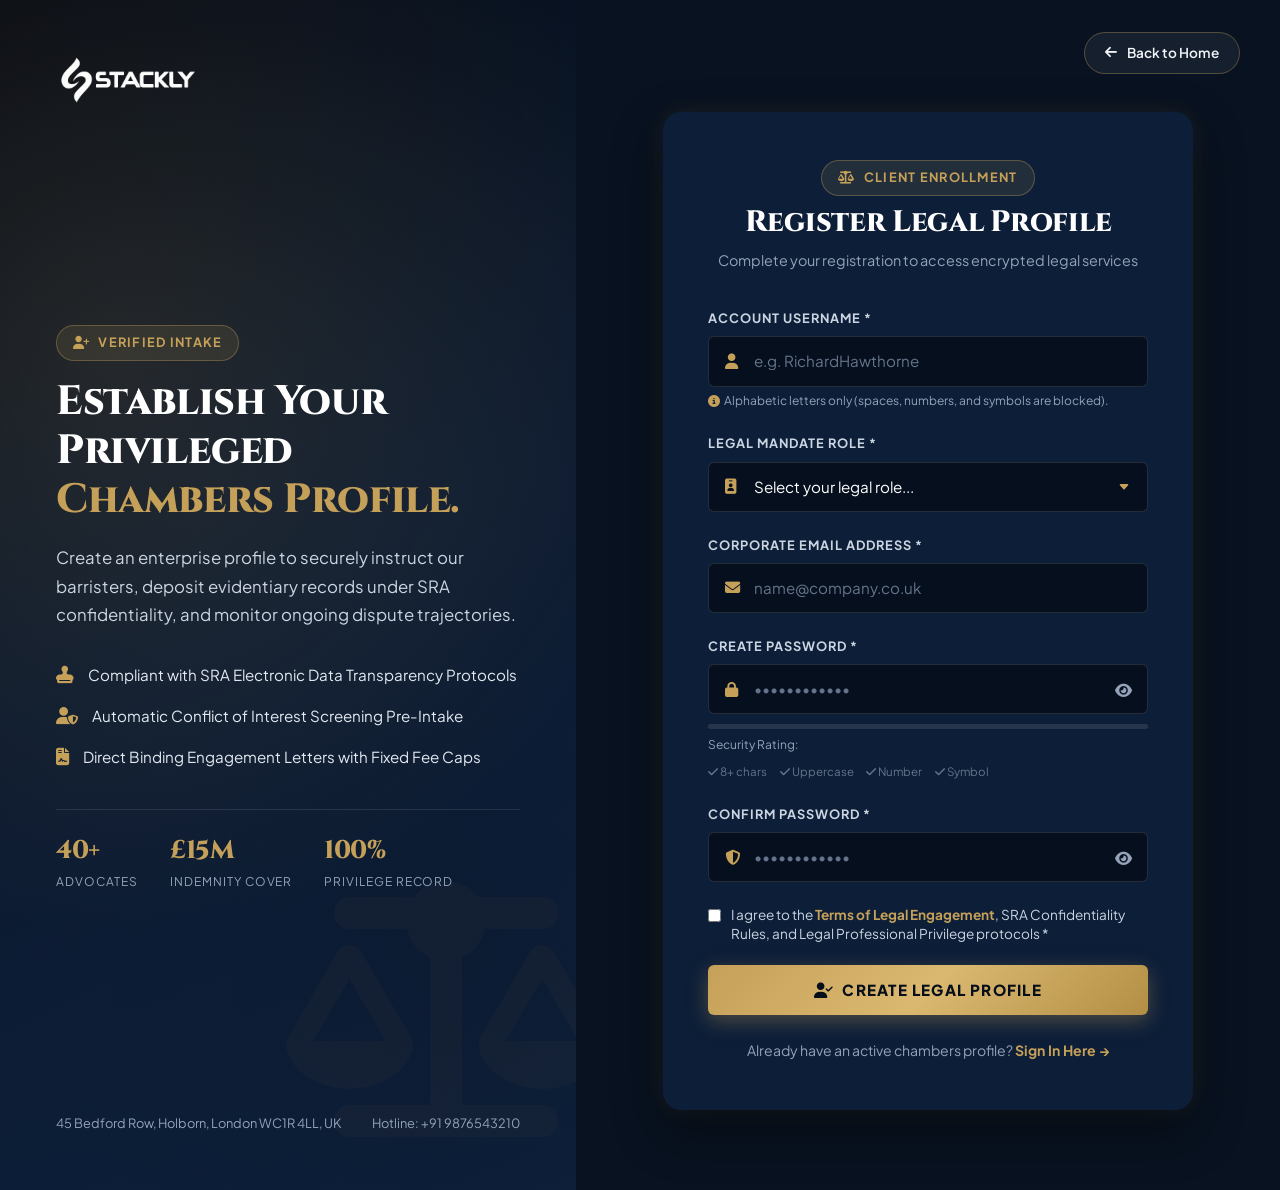
<file: pages/register.html>
<!doctype html>
<html lang="en">
  <head>
    <meta charset="UTF-8" />
    <meta name="viewport" content="width=device-width, initial-scale=1.0" />
    <title>Create Portal Account | Stackly Legal Consultation</title>
    <meta
      name="description"
      content="Register for an encrypted client consultation profile with Stackly Legal Chambers. Secure case tracking and confidential attorney messaging."
    />

    <!-- Favicon -->
    <link
      rel="icon"
      type="image/webp"
      href="../assets/images/logoStackly.webp"
    />

    <!-- Bootstrap 5.3 CSS -->
    <link
      href="https://cdn.jsdelivr.net/npm/bootstrap@5.3.0/dist/css/bootstrap.min.css"
      rel="stylesheet"
    />

    <!-- FontAwesome 6 Icons CDN -->
    <link
      rel="stylesheet"
      href="https://cdnjs.cloudflare.com/ajax/libs/font-awesome/6.7.2/css/all.min.css"
    />

    <!-- Google Fonts: Cinzel & Plus Jakarta Sans -->
    <link rel="preconnect" href="https://fonts.googleapis.com" />
    <link rel="preconnect" href="https://fonts.gstatic.com" crossorigin />
    <link
      href="https://fonts.googleapis.com/css2?family=Cinzel:wght@600;700;800;900&family=Plus+Jakarta+Sans:wght@300;400;500;600;700;800&display=swap"
      rel="stylesheet"
    />

    <!-- Master Stylesheet & Dedicated Auth CSS -->
    <link rel="stylesheet" href="../assets/css/styles.css" />
    <link rel="stylesheet" href="../assets/css/auth.css" />
  </head>
  <body class="auth-body">
    <div class="auth-layout">
      <!-- ── LEFT PRESTIGE PANEL ────────────────────────────────────────────── -->
      <div class="auth-panel-left d-none d-lg-flex">
        <!-- Top Branding -->
        <div class="auth-brand-wrap">
          <a
            href="../index.html"
            class="d-flex align-items-center gap-3 text-decoration-none"
          >
            <img
              src="../assets/images/logoStackly.webp"
              alt="Stackly Legal Consultation"
              class="auth-panel-logo"
            />
          </a>
        </div>

        <!-- Main Mid Content -->
        <div class="auth-panel-content">
          <span class="legal-badge"
            ><i class="fa-solid fa-user-plus"></i> Verified Intake</span
          >
          <h1 class="auth-panel-title">
            Establish Your Privileged <br />
            <span class="text-gold">Chambers Profile.</span>
          </h1>
          <p class="auth-panel-desc">
            Create an enterprise profile to securely instruct our barristers,
            deposit evidentiary records under SRA confidentiality, and monitor
            ongoing dispute trajectories.
          </p>

          <div class="auth-feature-list">
            <div class="auth-feature-item">
              <i class="fa-solid fa-stamp"></i>
              <span
                >Compliant with SRA Electronic Data Transparency Protocols</span
              >
            </div>
            <div class="auth-feature-item">
              <i class="fa-solid fa-user-shield"></i>
              <span>Automatic Conflict of Interest Screening Pre-Intake</span>
            </div>
            <div class="auth-feature-item">
              <i class="fa-solid fa-file-contract"></i>
              <span>Direct Binding Engagement Letters with Fixed Fee Caps</span>
            </div>
          </div>

          <div class="auth-stats-box">
            <div class="auth-stat-col">
              <h4>40+</h4>
              <p>Advocates</p>
            </div>
            <div class="auth-stat-col">
              <h4>£15M</h4>
              <p>Indemnity Cover</p>
            </div>
            <div class="auth-stat-col">
              <h4>100%</h4>
              <p>Privilege Record</p>
            </div>
          </div>
        </div>

        <!-- Bottom Panel Footer -->
        <div
          class="auth-panel-footer d-flex justify-content-between align-items-center"
        >
          <span>45 Bedford Row, Holborn, London WC1R 4LL, UK</span>
          <span>Hotline: +91 9876543210</span>
        </div>
      </div>

      <!-- ── RIGHT AUTHENTICATION FORM PANEL ────────────────────────────────── -->
      <div class="auth-panel-right">
        <!-- Requirement 9: Back to Home Button -->
        <a href="../index.html" class="auth-back-home">
          <i class="fa-solid fa-arrow-left"></i>
          <span>Back to Home</span>
        </a>

        <div class="auth-card-inner" style="max-width: 530px">
          <!-- Toast Notification Alert -->
          <div id="regToastAlert" class="auth-toast-alert"></div>

          <div class="auth-card-header">
            <span class="legal-badge mb-2"
              ><i class="fa-solid fa-scale-balanced"></i> Client
              Enrollment</span
            >
            <h2>Register Legal Profile</h2>
            <p>Complete your registration to access encrypted legal services</p>
          </div>

          <form id="registerForm" novalidate>
            <!-- 1. Username Field (Required: Letters ONLY, No Numbers, No Special Chars, NO SPACES) -->
            <div class="auth-form-group">
              <label for="regUsername" class="auth-label"
                >Account Username *</label
              >
              <div class="auth-input-wrap">
                <i class="fa-solid fa-user auth-input-icon"></i>
                <input
                  type="text"
                  id="regUsername"
                  name="username"
                  class="form-control auth-form-control"
                  placeholder="e.g. RichardHawthorne"
                  autocomplete="username"
                  required
                />
              </div>
              <span class="auth-hint-msg"
                ><i class="fa-solid fa-info-circle text-gold me-1"></i
                >Alphabetic letters only (spaces, numbers, and symbols are
                blocked).</span
              >
              <div id="regUsernameErr" class="auth-error-msg">
                Username is required (letters only, no spaces or numbers).
              </div>
            </div>

            <!-- 2. Role Field (Required) -->
            <div class="auth-form-group">
              <label for="regRole" class="auth-label"
                >Legal Mandate Role *</label
              >
              <div class="auth-input-wrap">
                <i class="fa-solid fa-id-badge auth-input-icon"></i>
                <select
                  id="regRole"
                  name="role"
                  class="form-select auth-form-control"
                  autocomplete="off"
                  required
                >
                  <option value="" selected disabled>
                    Select your legal role...
                  </option>
                  <option value="corporate-client">
                    Corporate Enterprise / In-House Legal Counsel
                  </option>
                  <option value="private-client">
                    High-Net-Worth Private Client / Family Office
                  </option>
                  <option value="partner-advocate">
                    External Instructing Solicitor / Legal Associate
                  </option>
                  <option value="regulatory-advisor">
                    Regulatory Compliance / Fiduciary Auditor
                  </option>
                </select>
              </div>
              <div id="regRoleErr" class="auth-error-msg">
                Please select your legal mandate role.
              </div>
            </div>

            <!-- 3. Email Field (Required) -->
            <div class="auth-form-group">
              <label for="regEmail" class="auth-label"
                >Corporate Email Address *</label
              >
              <div class="auth-input-wrap">
                <i class="fa-solid fa-envelope auth-input-icon"></i>
                <input
                  type="email"
                  id="regEmail"
                  name="email"
                  class="form-control auth-form-control"
                  placeholder="name@company.co.uk"
                  autocomplete="email"
                  required
                />
              </div>
              <div id="regEmailErr" class="auth-error-msg">
                Corporate email address is required.
              </div>
            </div>

            <!-- 4. Password Field (Required + Weak Password Validation) -->
            <div class="auth-form-group">
              <label for="regPassword" class="auth-label"
                >Create Password *</label
              >
              <div class="auth-input-wrap">
                <i class="fa-solid fa-lock auth-input-icon"></i>
                <input
                  type="password"
                  id="regPassword"
                  name="password"
                  class="form-control auth-form-control"
                  placeholder="••••••••••••"
                  autocomplete="new-password"
                  required
                />
                <button
                  type="button"
                  class="auth-toggle-pw"
                  aria-label="Toggle password visibility"
                >
                  <i class="fa-solid fa-eye"></i>
                </button>
              </div>
              <!-- Weak Password Validation Meter -->
              <div class="pw-strength-meter">
                <div class="pw-strength-bar-bg">
                  <div id="regPwFill" class="pw-strength-fill"></div>
                </div>
                <div class="pw-strength-feedback">
                  <span>Security Rating:</span>
                  <span id="regPwLabel" class="pw-strength-label"></span>
                </div>
                <div id="regPwRules" class="pw-rules-checklist">
                  <span class="pw-rule-item" data-rule="len"
                    ><i class="fa-solid fa-check"></i> 8+ chars</span
                  >
                  <span class="pw-rule-item" data-rule="upper"
                    ><i class="fa-solid fa-check"></i> Uppercase</span
                  >
                  <span class="pw-rule-item" data-rule="num"
                    ><i class="fa-solid fa-check"></i> Number</span
                  >
                  <span class="pw-rule-item" data-rule="special"
                    ><i class="fa-solid fa-check"></i> Symbol</span
                  >
                </div>
              </div>
              <div id="regPasswordErr" class="auth-error-msg">
                Password is required.
              </div>
            </div>

            <!-- 5. Confirm Password Field (Required + Password Match Check) -->
            <div class="auth-form-group">
              <label for="regConfirmPassword" class="auth-label"
                >Confirm Password *</label
              >
              <div class="auth-input-wrap">
                <i class="fa-solid fa-shield-halved auth-input-icon"></i>
                <input
                  type="password"
                  id="regConfirmPassword"
                  name="confirmPassword"
                  class="form-control auth-form-control"
                  placeholder="••••••••••••"
                  autocomplete="new-password"
                  required
                />
                <button
                  type="button"
                  class="auth-toggle-pw"
                  aria-label="Toggle password visibility"
                >
                  <i class="fa-solid fa-eye"></i>
                </button>
              </div>
              <div id="regConfirmPasswordErr" class="auth-error-msg">
                Please confirm your password.
              </div>
            </div>

            <!-- 6. Terms & Conditions Checkbox (Required) -->
            <div class="auth-checkbox-wrap">
              <input
                type="checkbox"
                id="regTerms"
                name="terms"
                autocomplete="off"
                required
              />
              <label for="regTerms">
                I agree to the
                <a href="#" class="text-gold text-decoration-none fw-bold"
                  >Terms of Legal Engagement</a
                >, SRA Confidentiality Rules, and Legal Professional Privilege
                protocols *
              </label>
            </div>
            <div
              id="regTermsErr"
              class="auth-error-msg mb-3"
              style="margin-top: -0.8rem"
            >
              You must agree to the Terms of Legal Engagement and
              Confidentiality Rules.
            </div>

            <!-- Submit Button -->
            <button type="submit" class="btn btn-gold btn-auth-submit">
              <i class="fa-solid fa-user-check me-2"></i>Create Legal Profile
            </button>

            <!-- Prompt Switch to Login -->
            <p class="auth-switch-prompt">
              Already have an active chambers profile?
              <a href="login.html">Sign In Here &rarr;</a>
            </p>
          </form>
        </div>
      </div>
    </div>

    <!-- Bootstrap 5.3 JS Bundle -->
    <script src="https://cdn.jsdelivr.net/npm/bootstrap@5.3.0/dist/js/bootstrap.bundle.min.js"></script>

    <!-- Dedicated Auth Script -->
    <script src="../assets/js/auth.js"></script>
  </body>
</html>
</file>
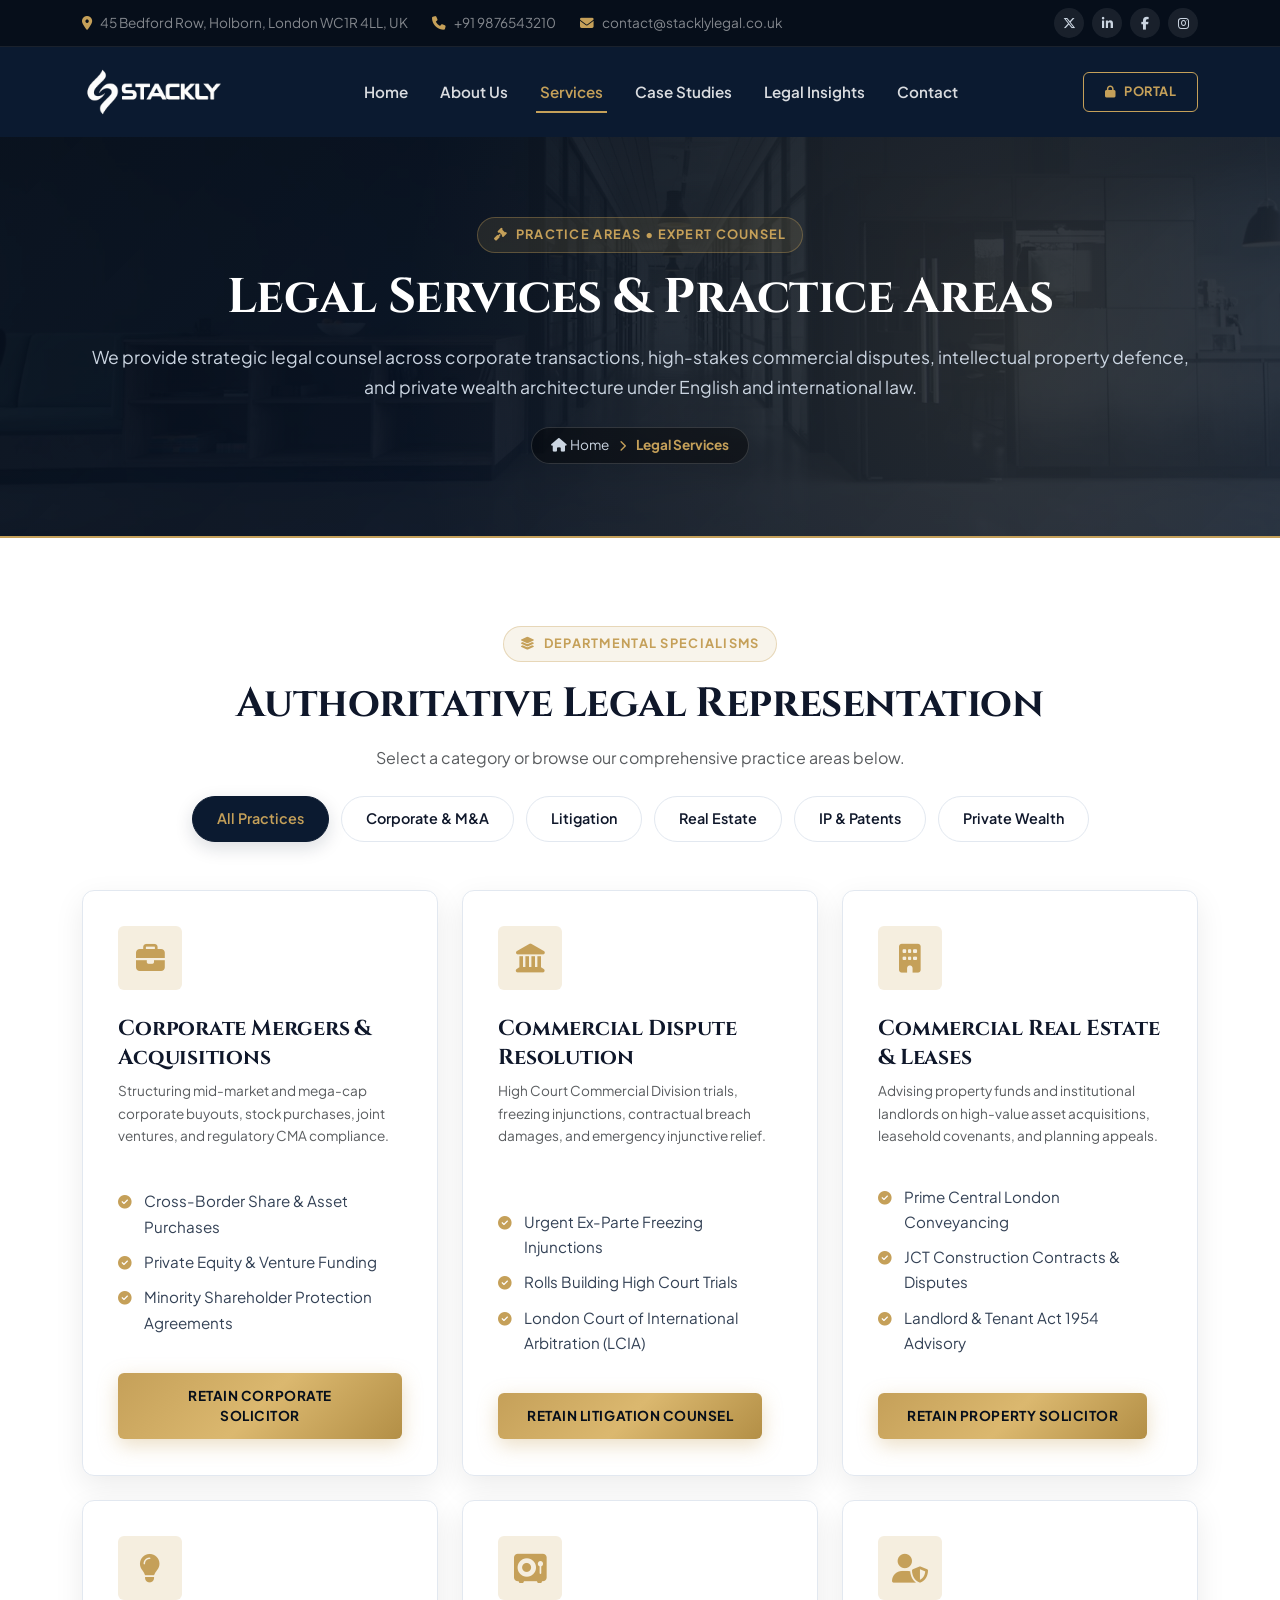
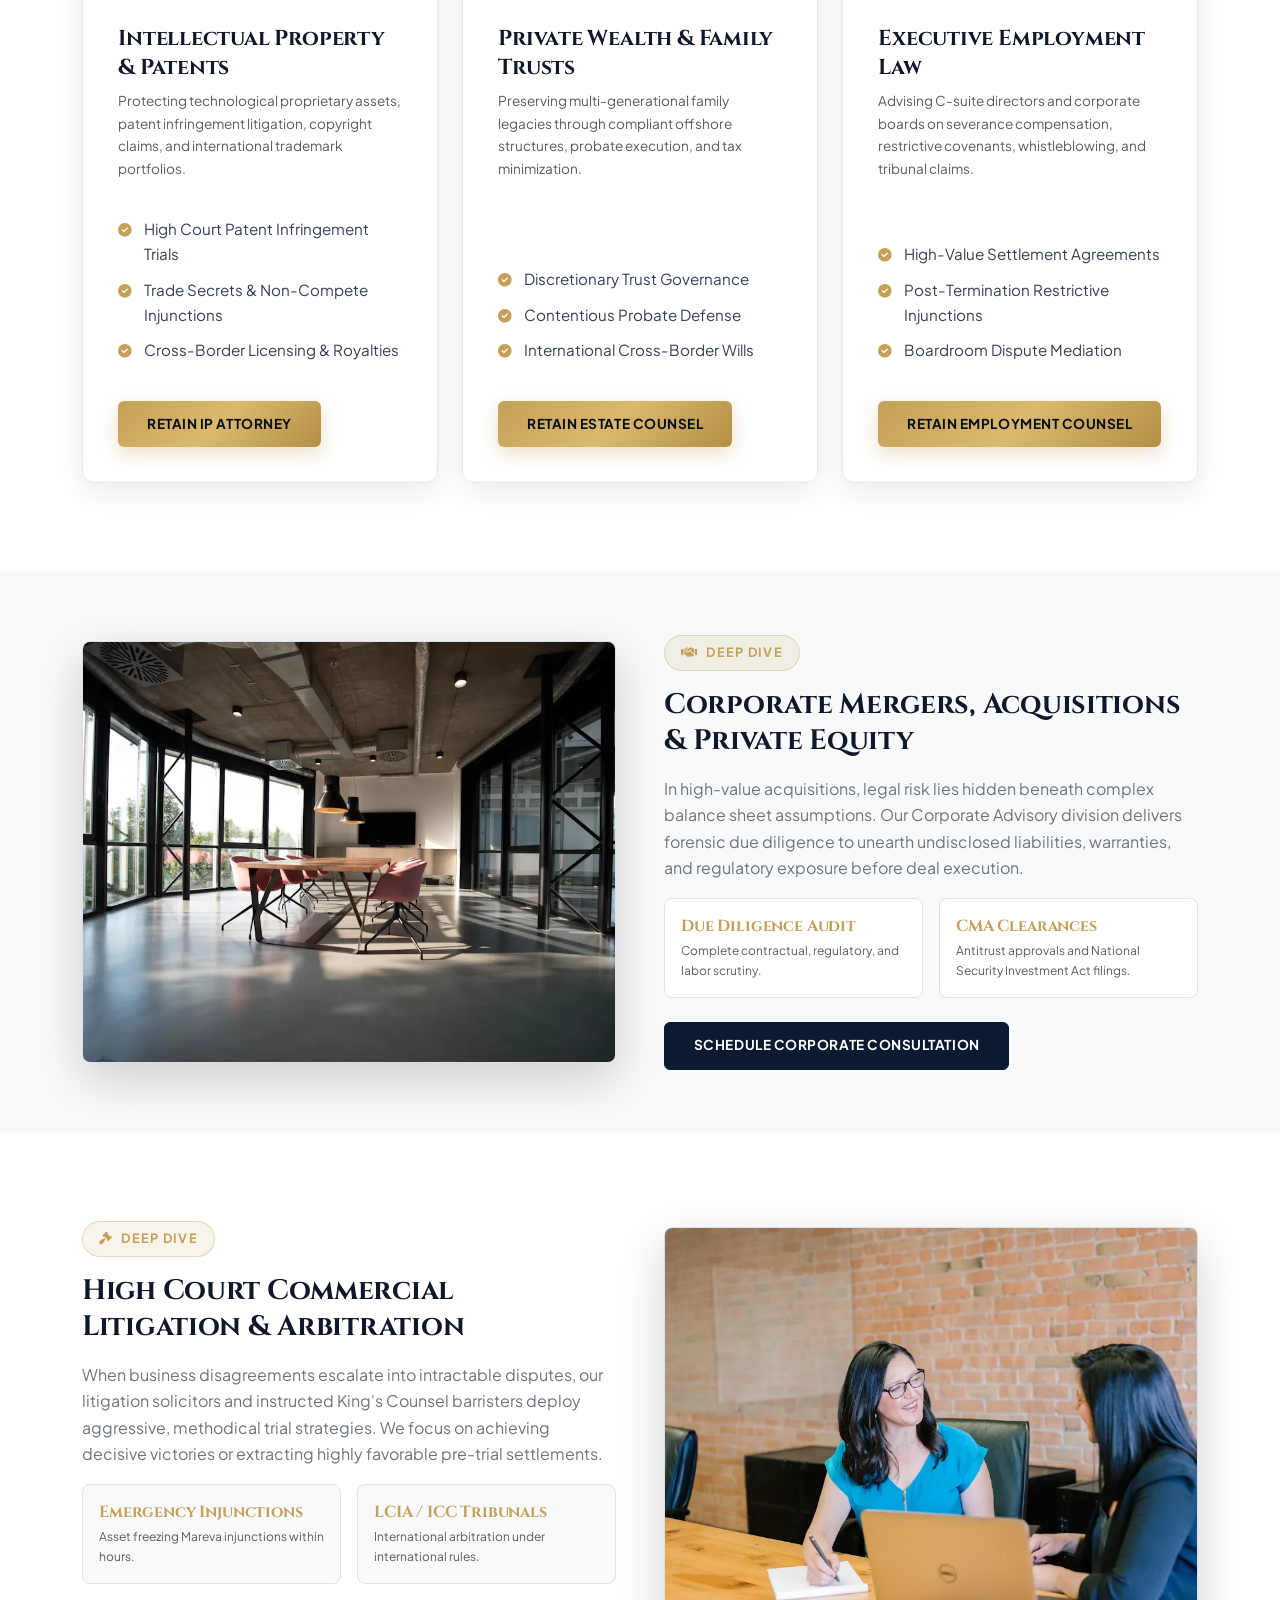
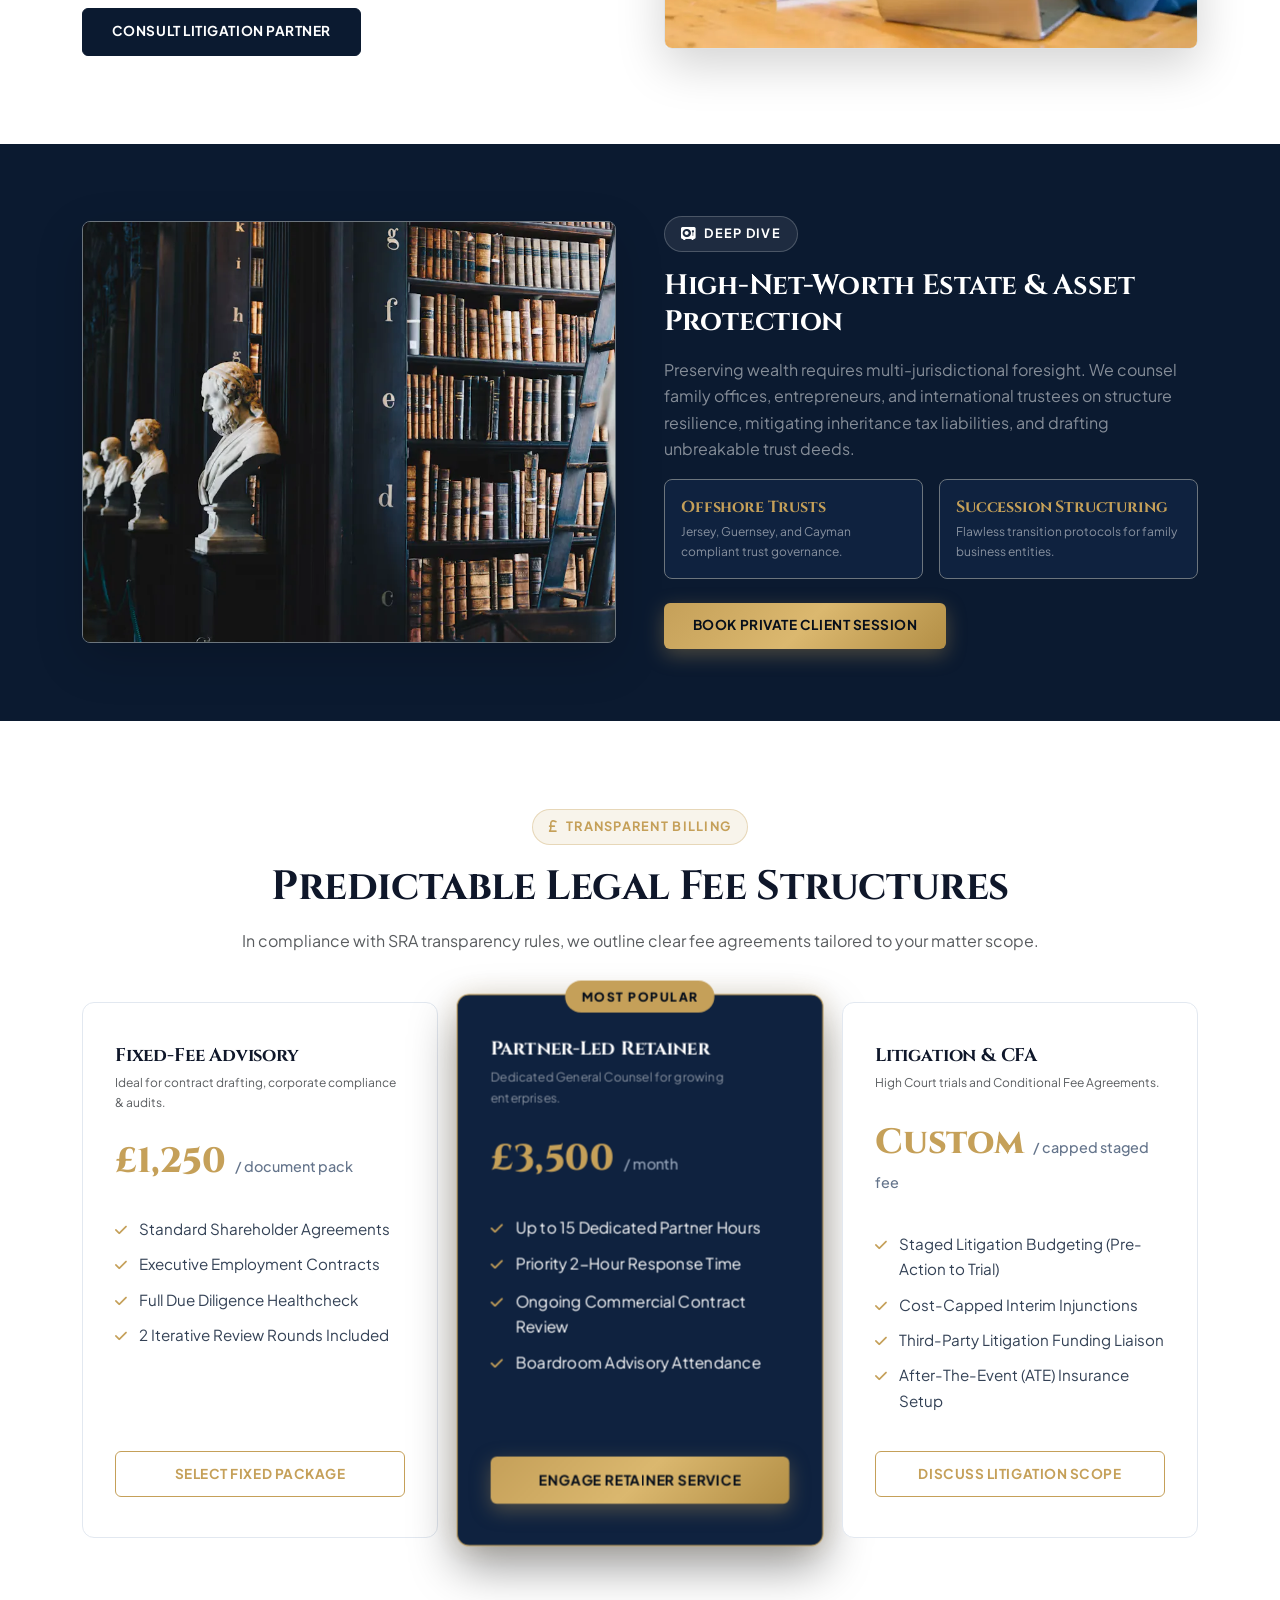
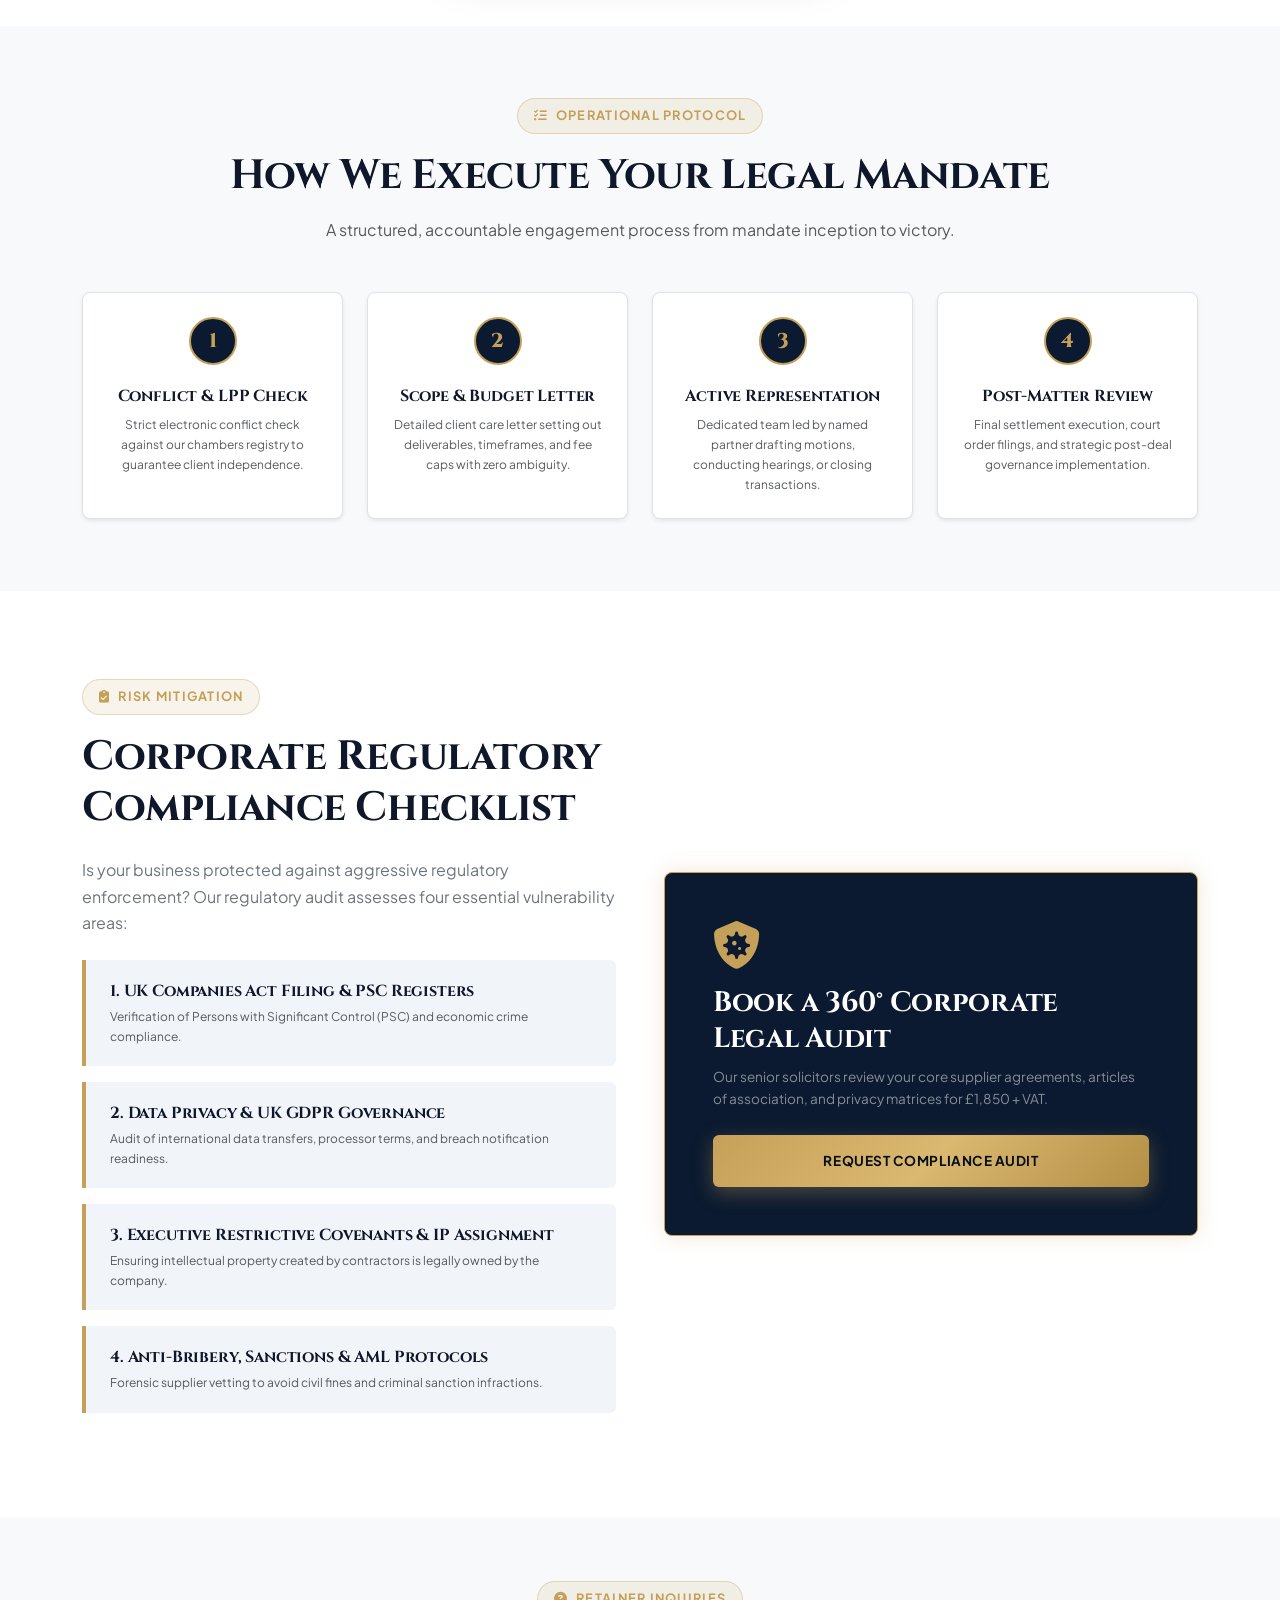
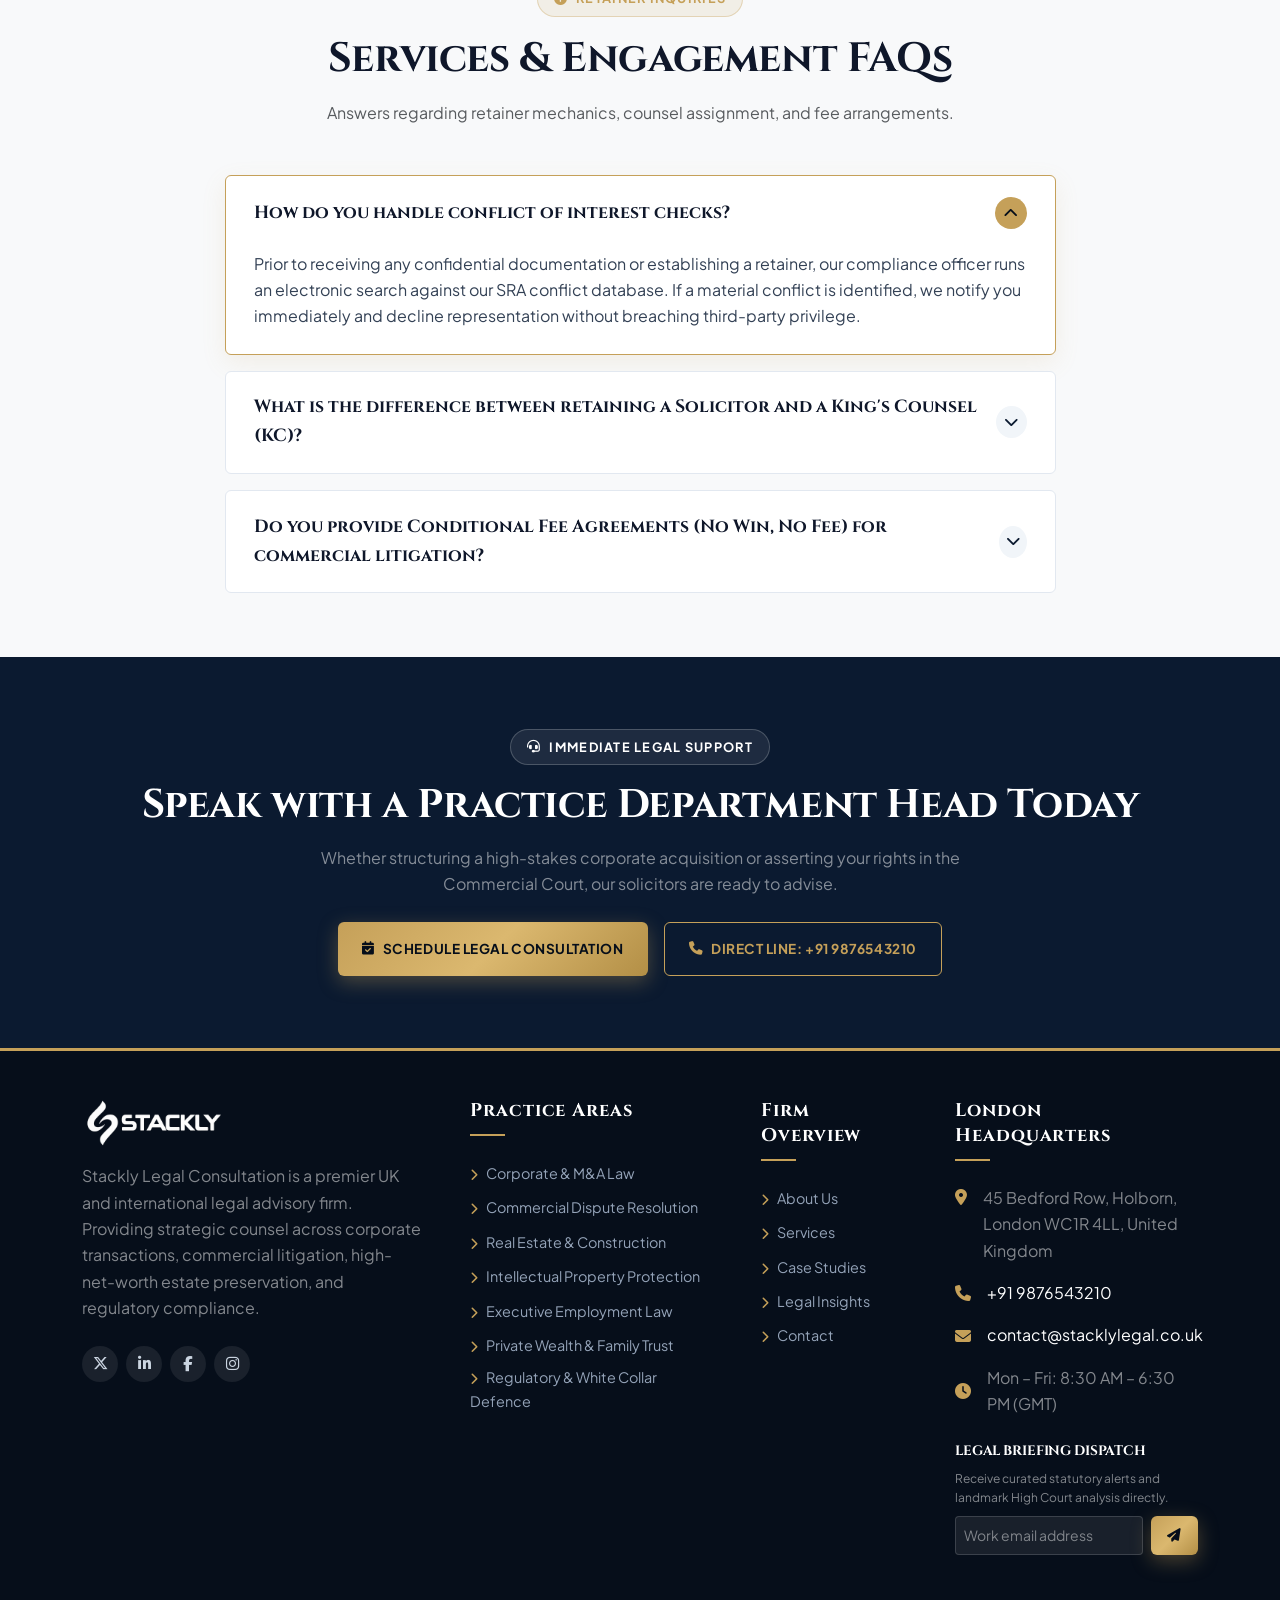
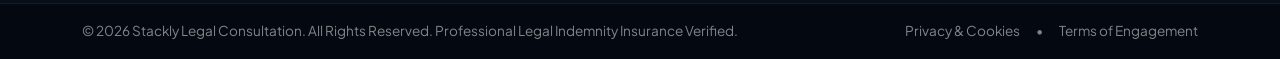
<file: pages/services.html>
<!doctype html>
<html lang="en">
  <head>
    <meta charset="UTF-8" />
    <meta name="viewport" content="width=device-width, initial-scale=1.0" />
    <title>
      Legal Services &amp; Practice Areas | Stackly Legal Consultation
    </title>
    <meta
      name="description"
      content="Explore Stackly Legal's specialized legal practice areas: Corporate M&A, Commercial Litigation, Real Estate, IP Patents, and Private Wealth."
    />

    <!-- Favicon -->
    <link
      rel="icon"
      type="image/webp"
      href="../assets/images/logoStackly.webp"
    />

    <!-- Bootstrap 5.3 CSS -->
    <link
      href="https://cdn.jsdelivr.net/npm/bootstrap@5.3.0/dist/css/bootstrap.min.css"
      rel="stylesheet"
    />

    <!-- FontAwesome 6 Icons CDN -->
    <link
      rel="stylesheet"
      href="https://cdnjs.cloudflare.com/ajax/libs/font-awesome/6.7.2/css/all.min.css"
    />

    <!-- Google Fonts: Cinzel & Plus Jakarta Sans -->
    <link rel="preconnect" href="https://fonts.googleapis.com" />
    <link rel="preconnect" href="https://fonts.gstatic.com" crossorigin />
    <link
      href="https://fonts.googleapis.com/css2?family=Cinzel:wght@600;700;800;900&family=Plus+Jakarta+Sans:wght@300;400;500;600;700;800&display=swap"
      rel="stylesheet"
    />

    <!-- Master Stylesheet & Services Dedicated CSS -->
    <link rel="stylesheet" href="../assets/css/styles.css" />
    <link rel="stylesheet" href="../assets/css/services.css" />
  </head>
  <body>
    <!-- Dynamic Header Component Placeholder -->
    <div id="header-placeholder"></div>

    <main>
      <!-- ── SECTION 1: UNIFIED SUBPAGE BANNER ────────────────────────────────── -->
      <section class="page-banner">
        <div class="container">
          <div class="page-banner-content">
            <span class="legal-badge"
              ><i class="fa-solid fa-gavel"></i> Practice Areas &bull; Expert
              Counsel</span
            >
            <h1 class="page-banner-title">
              Legal Services &amp; Practice Areas
            </h1>
            <p class="page-banner-desc">
              We provide strategic legal counsel across corporate transactions,
              high-stakes commercial disputes, intellectual property defence,
              and private wealth architecture under English and international
              law.
            </p>
            <nav class="breadcrumb-nav">
              <a href="../index.html"
                ><i class="fa-solid fa-house me-1"></i>Home</a
              >
              <span class="bc-sep"
                ><i class="fa-solid fa-chevron-right"></i
              ></span>
              <span class="bc-current">Legal Services</span>
            </nav>
          </div>
        </div>
      </section>

      <!-- ── SECTION 2: INTERACTIVE PRACTICE AREAS GRID ───────────────────────── -->
      <section class="py-5 my-4">
        <div class="container py-3">
          <div class="text-center max-w-700 mx-auto mb-4">
            <span class="legal-badge"
              ><i class="fa-solid fa-layer-group"></i> Departmental
              Specialisms</span
            >
            <h2 class="mb-3">Authoritative Legal Representation</h2>
            <p class="text-muted">
              Select a category or browse our comprehensive practice areas
              below.
            </p>
          </div>

          <!-- Filter Tabs -->
          <div class="filter-tabs-wrap">
            <button
              type="button"
              class="filter-tab-btn active"
              data-filter="all"
              data-target="#servicesGrid"
            >
              All Practices
            </button>
            <button
              type="button"
              class="filter-tab-btn"
              data-filter="cat-corporate"
              data-target="#servicesGrid"
            >
              Corporate &amp; M&amp;A
            </button>
            <button
              type="button"
              class="filter-tab-btn"
              data-filter="cat-litigation"
              data-target="#servicesGrid"
            >
              Litigation
            </button>
            <button
              type="button"
              class="filter-tab-btn"
              data-filter="cat-realestate"
              data-target="#servicesGrid"
            >
              Real Estate
            </button>
            <button
              type="button"
              class="filter-tab-btn"
              data-filter="cat-ip"
              data-target="#servicesGrid"
            >
              IP &amp; Patents
            </button>
            <button
              type="button"
              class="filter-tab-btn"
              data-filter="cat-wealth"
              data-target="#servicesGrid"
            >
              Private Wealth
            </button>
          </div>

          <div class="row g-4 filterable-grid" id="servicesGrid">
            <!-- Card 1 -->
            <div
              class="col-lg-4 col-md-6 col-12 filter-item cat-corporate"
              id="corporate"
            >
              <div class="legal-card">
                <div class="legal-icon-wrap">
                  <i class="fa-solid fa-briefcase"></i>
                </div>
                <h4 class="mb-2">Corporate Mergers &amp; Acquisitions</h4>
                <p class="text-muted fs-7 flex-grow-1">
                  Structuring mid-market and mega-cap corporate buyouts, stock
                  purchases, joint ventures, and regulatory CMA compliance.
                </p>
                <ul class="service-feature-list">
                  <li>
                    <i class="fa-solid fa-circle-check"></i> Cross-Border Share
                    &amp; Asset Purchases
                  </li>
                  <li>
                    <i class="fa-solid fa-circle-check"></i> Private Equity
                    &amp; Venture Funding
                  </li>
                  <li>
                    <i class="fa-solid fa-circle-check"></i> Minority
                    Shareholder Protection Agreements
                  </li>
                </ul>
                <a href="#" class="btn btn-sm btn-gold mt-auto align-self-start"
                  >Retain Corporate Solicitor</a
                >
              </div>
            </div>

            <!-- Card 2 -->
            <div
              class="col-lg-4 col-md-6 col-12 filter-item cat-litigation"
              id="litigation"
            >
              <div class="legal-card">
                <div class="legal-icon-wrap">
                  <i class="fa-solid fa-landmark"></i>
                </div>
                <h4 class="mb-2">Commercial Dispute Resolution</h4>
                <p class="text-muted fs-7 flex-grow-1">
                  High Court Commercial Division trials, freezing injunctions,
                  contractual breach damages, and emergency injunctive relief.
                </p>
                <ul class="service-feature-list">
                  <li>
                    <i class="fa-solid fa-circle-check"></i> Urgent Ex-Parte
                    Freezing Injunctions
                  </li>
                  <li>
                    <i class="fa-solid fa-circle-check"></i> Rolls Building High
                    Court Trials
                  </li>
                  <li>
                    <i class="fa-solid fa-circle-check"></i> London Court of
                    International Arbitration (LCIA)
                  </li>
                </ul>
                <a href="#" class="btn btn-sm btn-gold mt-auto align-self-start"
                  >Retain Litigation Counsel</a
                >
              </div>
            </div>

            <!-- Card 3 -->
            <div
              class="col-lg-4 col-md-6 col-12 filter-item cat-realestate"
              id="real-estate"
            >
              <div class="legal-card">
                <div class="legal-icon-wrap">
                  <i class="fa-solid fa-building"></i>
                </div>
                <h4 class="mb-2">Commercial Real Estate &amp; Leases</h4>
                <p class="text-muted fs-7 flex-grow-1">
                  Advising property funds and institutional landlords on
                  high-value asset acquisitions, leasehold covenants, and
                  planning appeals.
                </p>
                <ul class="service-feature-list">
                  <li>
                    <i class="fa-solid fa-circle-check"></i> Prime Central
                    London Conveyancing
                  </li>
                  <li>
                    <i class="fa-solid fa-circle-check"></i> JCT Construction
                    Contracts &amp; Disputes
                  </li>
                  <li>
                    <i class="fa-solid fa-circle-check"></i> Landlord &amp;
                    Tenant Act 1954 Advisory
                  </li>
                </ul>
                <a href="#" class="btn btn-sm btn-gold mt-auto align-self-start"
                  >Retain Property Solicitor</a
                >
              </div>
            </div>

            <!-- Card 4 -->
            <div class="col-lg-4 col-md-6 col-12 filter-item cat-ip" id="ip">
              <div class="legal-card">
                <div class="legal-icon-wrap">
                  <i class="fa-solid fa-lightbulb"></i>
                </div>
                <h4 class="mb-2">Intellectual Property &amp; Patents</h4>
                <p class="text-muted fs-7 flex-grow-1">
                  Protecting technological proprietary assets, patent
                  infringement litigation, copyright claims, and international
                  trademark portfolios.
                </p>
                <ul class="service-feature-list">
                  <li>
                    <i class="fa-solid fa-circle-check"></i> High Court Patent
                    Infringement Trials
                  </li>
                  <li>
                    <i class="fa-solid fa-circle-check"></i> Trade Secrets &amp;
                    Non-Compete Injunctions
                  </li>
                  <li>
                    <i class="fa-solid fa-circle-check"></i> Cross-Border
                    Licensing &amp; Royalties
                  </li>
                </ul>
                <a href="#" class="btn btn-sm btn-gold mt-auto align-self-start"
                  >Retain IP Attorney</a
                >
              </div>
            </div>

            <!-- Card 5 -->
            <div
              class="col-lg-4 col-md-6 col-12 filter-item cat-wealth"
              id="private-client"
            >
              <div class="legal-card">
                <div class="legal-icon-wrap">
                  <i class="fa-solid fa-vault"></i>
                </div>
                <h4 class="mb-2">Private Wealth &amp; Family Trusts</h4>
                <p class="text-muted fs-7 flex-grow-1">
                  Preserving multi-generational family legacies through
                  compliant offshore structures, probate execution, and tax
                  minimization.
                </p>
                <ul class="service-feature-list">
                  <li>
                    <i class="fa-solid fa-circle-check"></i> Discretionary Trust
                    Governance
                  </li>
                  <li>
                    <i class="fa-solid fa-circle-check"></i> Contentious Probate
                    Defense
                  </li>
                  <li>
                    <i class="fa-solid fa-circle-check"></i> International
                    Cross-Border Wills
                  </li>
                </ul>
                <a href="#" class="btn btn-sm btn-gold mt-auto align-self-start"
                  >Retain Estate Counsel</a
                >
              </div>
            </div>

            <!-- Card 6 -->
            <div
              class="col-lg-4 col-md-6 col-12 filter-item cat-corporate"
              id="compliance"
            >
              <div class="legal-card">
                <div class="legal-icon-wrap">
                  <i class="fa-solid fa-user-shield"></i>
                </div>
                <h4 class="mb-2">Executive Employment Law</h4>
                <p class="text-muted fs-7 flex-grow-1">
                  Advising C-suite directors and corporate boards on severance
                  compensation, restrictive covenants, whistleblowing, and
                  tribunal claims.
                </p>
                <ul class="service-feature-list">
                  <li>
                    <i class="fa-solid fa-circle-check"></i> High-Value
                    Settlement Agreements
                  </li>
                  <li>
                    <i class="fa-solid fa-circle-check"></i> Post-Termination
                    Restrictive Injunctions
                  </li>
                  <li>
                    <i class="fa-solid fa-circle-check"></i> Boardroom Dispute
                    Mediation
                  </li>
                </ul>
                <a href="#" class="btn btn-sm btn-gold mt-auto align-self-start"
                  >Retain Employment Counsel</a
                >
              </div>
            </div>
          </div>
        </div>
      </section>

      <!-- ── SECTION 3: DEEP DIVE SPOTLIGHT 1: CORPORATE M&A ─────────────────── -->
      <section class="py-5 bg-light">
        <div class="container py-3">
          <div class="row align-items-center g-5">
            <div class="col-lg-6 col-12">
              <div class="img-hover-zoom rounded-3 shadow-lg border">
                <img
                  src="../assets/images/services/service-spotlight-img-1.webp"
                  alt="Corporate Boardroom Legal Due Diligence"
                  class="img-fluid"
                  style="height: 420px; object-fit: cover"
                />
              </div>
            </div>
            <div class="col-lg-6 col-12">
              <span class="legal-badge"
                ><i class="fa-solid fa-handshake"></i> Deep Dive</span
              >
              <h3 class="mb-3">
                Corporate Mergers, Acquisitions &amp; Private Equity
              </h3>
              <p class="text-secondary mb-3">
                In high-value acquisitions, legal risk lies hidden beneath
                complex balance sheet assumptions. Our Corporate Advisory
                division delivers forensic due diligence to unearth undisclosed
                liabilities, warranties, and regulatory exposure before deal
                execution.
              </p>
              <div class="row g-3 mb-4">
                <div class="col-sm-6">
                  <div class="p-3 bg-white rounded-3 border">
                    <h6 class="text-gold fw-bold mb-1">Due Diligence Audit</h6>
                    <p class="text-muted fs-8 mb-0">
                      Complete contractual, regulatory, and labor scrutiny.
                    </p>
                  </div>
                </div>
                <div class="col-sm-6">
                  <div class="p-3 bg-white rounded-3 border">
                    <h6 class="text-gold fw-bold mb-1">CMA Clearances</h6>
                    <p class="text-muted fs-8 mb-0">
                      Antitrust approvals and National Security Investment Act
                      filings.
                    </p>
                  </div>
                </div>
              </div>
              <a href="#" class="btn btn-navy"
                >Schedule Corporate Consultation</a
              >
            </div>
          </div>
        </div>
      </section>

      <!-- ── SECTION 4: DEEP DIVE SPOTLIGHT 2: COMMERCIAL LITIGATION ─────────── -->
      <section class="py-5 my-4">
        <div class="container py-3">
          <div class="row align-items-center g-5">
            <div class="col-lg-6 col-12 order-lg-2">
              <div class="img-hover-zoom rounded-3 shadow-lg border">
                <img
                  src="../assets/images/services/service-spotlight-img-2.webp"
                  alt="Litigation counsel advising corporate client"
                  class="img-fluid"
                  style="height: 420px; object-fit: cover"
                />
              </div>
            </div>
            <div class="col-lg-6 col-12 order-lg-1">
              <span class="legal-badge"
                ><i class="fa-solid fa-gavel"></i> Deep Dive</span
              >
              <h3 class="mb-3">
                High Court Commercial Litigation &amp; Arbitration
              </h3>
              <p class="text-secondary mb-3">
                When business disagreements escalate into intractable disputes,
                our litigation solicitors and instructed King's Counsel
                barristers deploy aggressive, methodical trial strategies. We
                focus on achieving decisive victories or extracting highly
                favorable pre-trial settlements.
              </p>
              <div class="row g-3 mb-4">
                <div class="col-sm-6">
                  <div class="p-3 bg-light rounded-3 border h-100">
                    <h6 class="text-gold fw-bold mb-1">
                      Emergency Injunctions
                    </h6>
                    <p class="text-muted fs-8 mb-0">
                      Asset freezing Mareva injunctions within hours.
                    </p>
                  </div>
                </div>
                <div class="col-sm-6">
                  <div class="p-3 bg-light rounded-3 border h-100">
                    <h6 class="text-gold fw-bold mb-1">LCIA / ICC Tribunals</h6>
                    <p class="text-muted fs-8 mb-0">
                      International arbitration under international rules.
                    </p>
                  </div>
                </div>
              </div>
              <a href="#" class="btn btn-navy">Consult Litigation Partner</a>
            </div>
          </div>
        </div>
      </section>

      <!-- ── SECTION 5: DEEP DIVE SPOTLIGHT 3: PRIVATE WEALTH & TRUSTS ───────── -->
      <section class="py-5 bg-navy text-white">
        <div class="container py-4">
          <div class="row align-items-center g-5">
            <div class="col-lg-6 col-12">
              <div
                class="img-hover-zoom rounded-3 shadow-lg border border-secondary"
              >
                <img
                  src="../assets/images/services/service-spotlight-img-3.webp"
                  alt="Law Library historical legal records"
                  class="img-fluid"
                  style="height: 420px; object-fit: cover"
                />
              </div>
            </div>
            <div class="col-lg-6 col-12">
              <span class="legal-badge legal-badge-dark"
                ><i class="fa-solid fa-vault"></i> Deep Dive</span
              >
              <h3 class="text-white mb-3">
                High-Net-Worth Estate &amp; Asset Protection
              </h3>
              <p class="text-white-50 mb-3">
                Preserving wealth requires multi-jurisdictional foresight. We
                counsel family offices, entrepreneurs, and international
                trustees on structure resilience, mitigating inheritance tax
                liabilities, and drafting unbreakable trust deeds.
              </p>
              <div class="row g-3 mb-4">
                <div class="col-sm-6">
                  <div
                    class="p-3 bg-navy-surface rounded-3 border border-secondary"
                  >
                    <h6 class="text-gold fw-bold mb-1">Offshore Trusts</h6>
                    <p class="text-white-50 fs-8 mb-0">
                      Jersey, Guernsey, and Cayman compliant trust governance.
                    </p>
                  </div>
                </div>
                <div class="col-sm-6">
                  <div
                    class="p-3 bg-navy-surface rounded-3 border border-secondary"
                  >
                    <h6 class="text-gold fw-bold mb-1">
                      Succession Structuring
                    </h6>
                    <p class="text-white-50 fs-8 mb-0">
                      Flawless transition protocols for family business
                      entities.
                    </p>
                  </div>
                </div>
              </div>
              <a href="#" class="btn btn-gold">Book Private Client Session</a>
            </div>
          </div>
        </div>
      </section>

      <!-- ── SECTION 6: TRANSPARENT LEGAL FEE STRUCTURES ──────────────────────── -->
      <section class="py-5 my-4">
        <div class="container py-3">
          <div class="text-center max-w-700 mx-auto mb-5">
            <span class="legal-badge"
              ><i class="fa-solid fa-sterling-sign"></i> Transparent
              Billing</span
            >
            <h2 class="mb-3">Predictable Legal Fee Structures</h2>
            <p class="text-muted">
              In compliance with SRA transparency rules, we outline clear fee
              agreements tailored to your matter scope.
            </p>
          </div>

          <div class="row g-4 align-items-stretch">
            <!-- Fee 1 -->
            <div class="col-lg-4 col-md-6 col-12">
              <div class="pricing-fee-card">
                <h5 class="fw-bold mb-1">Fixed-Fee Advisory</h5>
                <p class="text-muted fs-8 mb-3">
                  Ideal for contract drafting, corporate compliance &amp;
                  audits.
                </p>
                <div class="fee-rate-display">
                  £1,250 <span>/ document pack</span>
                </div>
                <ul class="service-feature-list flex-grow-1">
                  <li>
                    <i class="fa-solid fa-check"></i> Standard Shareholder
                    Agreements
                  </li>
                  <li>
                    <i class="fa-solid fa-check"></i> Executive Employment
                    Contracts
                  </li>
                  <li>
                    <i class="fa-solid fa-check"></i> Full Due Diligence
                    Healthcheck
                  </li>
                  <li>
                    <i class="fa-solid fa-check"></i> 2 Iterative Review Rounds
                    Included
                  </li>
                </ul>
                <a href="#" class="btn btn-outline-gold w-100 mt-auto"
                  >Select Fixed Package</a
                >
              </div>
            </div>

            <!-- Fee 2 -->
            <div class="col-lg-4 col-md-6 col-12">
              <div class="pricing-fee-card featured-fee">
                <div class="fee-badge-top">Most Popular</div>
                <h5 class="text-white fw-bold mb-1">Partner-Led Retainer</h5>
                <p class="text-white-50 fs-8 mb-3">
                  Dedicated General Counsel for growing enterprises.
                </p>
                <div class="fee-rate-display">£3,500 <span>/ month</span></div>
                <ul class="service-feature-list flex-grow-1 text-white-50">
                  <li class="text-white">
                    <i class="fa-solid fa-check text-gold"></i> Up to 15
                    Dedicated Partner Hours
                  </li>
                  <li class="text-white">
                    <i class="fa-solid fa-check text-gold"></i> Priority 2-Hour
                    Response Time
                  </li>
                  <li class="text-white">
                    <i class="fa-solid fa-check text-gold"></i> Ongoing
                    Commercial Contract Review
                  </li>
                  <li class="text-white">
                    <i class="fa-solid fa-check text-gold"></i> Boardroom
                    Advisory Attendance
                  </li>
                </ul>
                <a href="#" class="btn btn-gold w-100 mt-auto"
                  >Engage Retainer Service</a
                >
              </div>
            </div>

            <!-- Fee 3 -->
            <div class="col-lg-4 col-md-6 col-12">
              <div class="pricing-fee-card">
                <h5 class="fw-bold mb-1">Litigation &amp; CFA</h5>
                <p class="text-muted fs-8 mb-3">
                  High Court trials and Conditional Fee Agreements.
                </p>
                <div class="fee-rate-display">
                  Custom <span>/ capped staged fee</span>
                </div>
                <ul class="service-feature-list flex-grow-1">
                  <li>
                    <i class="fa-solid fa-check"></i> Staged Litigation
                    Budgeting (Pre-Action to Trial)
                  </li>
                  <li>
                    <i class="fa-solid fa-check"></i> Cost-Capped Interim
                    Injunctions
                  </li>
                  <li>
                    <i class="fa-solid fa-check"></i> Third-Party Litigation
                    Funding Liaison
                  </li>
                  <li>
                    <i class="fa-solid fa-check"></i> After-The-Event (ATE)
                    Insurance Setup
                  </li>
                </ul>
                <a href="#" class="btn btn-outline-gold w-100 mt-auto"
                  >Discuss Litigation Scope</a
                >
              </div>
            </div>
          </div>
        </div>
      </section>

      <!-- ── SECTION 7: SERVICE DELIVERY WORKFLOW ────────────────────────────── -->
      <section class="py-5 bg-light">
        <div class="container py-4">
          <div class="text-center max-w-700 mx-auto mb-5">
            <span class="legal-badge"
              ><i class="fa-solid fa-list-check"></i> Operational Protocol</span
            >
            <h2 class="mb-3">How We Execute Your Legal Mandate</h2>
            <p class="text-muted">
              A structured, accountable engagement process from mandate
              inception to victory.
            </p>
          </div>

          <div class="row g-4">
            <div class="col-md-3 col-sm-6 col-12">
              <div
                class="p-4 bg-white rounded-3 shadow-sm border h-100 text-center"
              >
                <div class="step-number-badge mx-auto">1</div>
                <h6 class="fw-bold mb-2">Conflict &amp; LPP Check</h6>
                <p class="text-muted fs-8 mb-0">
                  Strict electronic conflict check against our chambers registry
                  to guarantee client independence.
                </p>
              </div>
            </div>
            <div class="col-md-3 col-sm-6 col-12">
              <div
                class="p-4 bg-white rounded-3 shadow-sm border h-100 text-center"
              >
                <div class="step-number-badge mx-auto">2</div>
                <h6 class="fw-bold mb-2">Scope &amp; Budget Letter</h6>
                <p class="text-muted fs-8 mb-0">
                  Detailed client care letter setting out deliverables,
                  timeframes, and fee caps with zero ambiguity.
                </p>
              </div>
            </div>
            <div class="col-md-3 col-sm-6 col-12">
              <div
                class="p-4 bg-white rounded-3 shadow-sm border h-100 text-center"
              >
                <div class="step-number-badge mx-auto">3</div>
                <h6 class="fw-bold mb-2">Active Representation</h6>
                <p class="text-muted fs-8 mb-0">
                  Dedicated team led by named partner drafting motions,
                  conducting hearings, or closing transactions.
                </p>
              </div>
            </div>
            <div class="col-md-3 col-sm-6 col-12">
              <div
                class="p-4 bg-white rounded-3 shadow-sm border h-100 text-center"
              >
                <div class="step-number-badge mx-auto">4</div>
                <h6 class="fw-bold mb-2">Post-Matter Review</h6>
                <p class="text-muted fs-8 mb-0">
                  Final settlement execution, court order filings, and strategic
                  post-deal governance implementation.
                </p>
              </div>
            </div>
          </div>
        </div>
      </section>

      <!-- ── SECTION 8: COMPLIANCE AUDIT CHECKLIST ───────────────────────────── -->
      <section class="py-5 my-4">
        <div class="container py-3">
          <div class="row align-items-center g-5">
            <div class="col-lg-6 col-12">
              <span class="legal-badge"
                ><i class="fa-solid fa-clipboard-check"></i> Risk
                Mitigation</span
              >
              <h2 class="mb-4">Corporate Regulatory Compliance Checklist</h2>
              <p class="text-secondary mb-4">
                Is your business protected against aggressive regulatory
                enforcement? Our regulatory audit assesses four essential
                vulnerability areas:
              </p>
              <div class="audit-check-box">
                <h6 class="fw-bold mb-1">
                  1. UK Companies Act Filing &amp; PSC Registers
                </h6>
                <p class="text-muted fs-8 mb-0">
                  Verification of Persons with Significant Control (PSC) and
                  economic crime compliance.
                </p>
              </div>
              <div class="audit-check-box">
                <h6 class="fw-bold mb-1">
                  2. Data Privacy &amp; UK GDPR Governance
                </h6>
                <p class="text-muted fs-8 mb-0">
                  Audit of international data transfers, processor terms, and
                  breach notification readiness.
                </p>
              </div>
              <div class="audit-check-box">
                <h6 class="fw-bold mb-1">
                  3. Executive Restrictive Covenants &amp; IP Assignment
                </h6>
                <p class="text-muted fs-8 mb-0">
                  Ensuring intellectual property created by contractors is
                  legally owned by the company.
                </p>
              </div>
              <div class="audit-check-box">
                <h6 class="fw-bold mb-1">
                  4. Anti-Bribery, Sanctions &amp; AML Protocols
                </h6>
                <p class="text-muted fs-8 mb-0">
                  Forensic supplier vetting to avoid civil fines and criminal
                  sanction infractions.
                </p>
              </div>
            </div>

            <div class="col-lg-6 col-12">
              <div
                class="p-4 p-md-5 bg-navy text-white rounded-3 border-gold-glow"
              >
                <i class="fa-solid fa-shield-virus text-gold fa-3x mb-3"></i>
                <h3 class="text-white mb-2">
                  Book a 360° Corporate Legal Audit
                </h3>
                <p class="text-white-50 fs-7 mb-4">
                  Our senior solicitors review your core supplier agreements,
                  articles of association, and privacy matrices for £1,850 +
                  VAT.
                </p>
                <a href="#" class="btn btn-gold w-100 fw-bold py-3"
                  >Request Compliance Audit</a
                >
              </div>
            </div>
          </div>
        </div>
      </section>

      <!-- ── SECTION 9: SERVICE FREQUENTLY ASKED QUESTIONS ───────────────────── -->
      <section class="py-5 bg-light">
        <div class="container py-3">
          <div class="text-center max-w-700 mx-auto mb-5">
            <span class="legal-badge"
              ><i class="fa-solid fa-circle-question"></i> Retainer
              Inquiries</span
            >
            <h2 class="mb-3">Services &amp; Engagement FAQs</h2>
            <p class="text-muted">
              Answers regarding retainer mechanics, counsel assignment, and fee
              arrangements.
            </p>
          </div>

          <div class="row justify-content-center">
            <div class="col-lg-9 col-12">
              <div class="legal-faq-container">
                <div class="legal-faq-item">
                  <button class="legal-faq-question" type="button">
                    <span>How do you handle conflict of interest checks?</span>
                    <span class="faq-icon-indicator"
                      ><i class="fa-solid fa-chevron-down"></i
                    ></span>
                  </button>
                  <div class="legal-faq-answer">
                    <p class="mb-0">
                      Prior to receiving any confidential documentation or
                      establishing a retainer, our compliance officer runs an
                      electronic search against our SRA conflict database. If a
                      material conflict is identified, we notify you immediately
                      and decline representation without breaching third-party
                      privilege.
                    </p>
                  </div>
                </div>

                <div class="legal-faq-item">
                  <button class="legal-faq-question" type="button">
                    <span
                      >What is the difference between retaining a Solicitor and
                      a King's Counsel (KC)?</span
                    >
                    <span class="faq-icon-indicator"
                      ><i class="fa-solid fa-chevron-down"></i
                    ></span>
                  </button>
                  <div class="legal-faq-answer">
                    <p class="mb-0">
                      Our solicitors manage the day-to-day conduct of your
                      matter, draft legal documents, gather evidence, and handle
                      negotiations. When a matter requires specialist advocacy
                      before the High Court or Court of Appeal, our internal or
                      instructed King's Counsel (KC) barristers provide
                      specialized forensic oral argument.
                    </p>
                  </div>
                </div>

                <div class="legal-faq-item">
                  <button class="legal-faq-question" type="button">
                    <span
                      >Do you provide Conditional Fee Agreements (No Win, No
                      Fee) for commercial litigation?</span
                    >
                    <span class="faq-icon-indicator"
                      ><i class="fa-solid fa-chevron-down"></i
                    ></span>
                  </button>
                  <div class="legal-faq-answer">
                    <p class="mb-0">
                      Yes, on select high-value commercial claims with
                      exceptional merits (evaluated at over 70% probability of
                      success) and solvent defendants. We assess claims under a
                      preliminary merits review before offering CFA or
                      Discounted Conditional Fee terms.
                    </p>
                  </div>
                </div>
              </div>
            </div>
          </div>
        </div>
      </section>

      <!-- ── SECTION 10: RAPID CASE EVALUATION CTA ────────────────────────────── -->
      <section class="py-5 bg-navy text-white text-center">
        <div class="container py-4">
          <span class="legal-badge legal-badge-dark"
            ><i class="fa-solid fa-headset"></i> Immediate Legal Support</span
          >
          <h2 class="text-white display-6 fw-bold mb-3">
            Speak with a Practice Department Head Today
          </h2>
          <p class="text-white-50 mx-auto mb-4" style="max-width: 650px">
            Whether structuring a high-stakes corporate acquisition or asserting
            your rights in the Commercial Court, our solicitors are ready to
            advise.
          </p>
          <div class="d-flex flex-wrap justify-content-center gap-3">
            <a href="#" class="btn btn-gold px-4 py-3 fw-bold fs-7">
              <i class="fa-solid fa-calendar-check me-2"></i>Schedule Legal
              Consultation
            </a>
            <a href="#" class="btn btn-outline-gold px-4 py-3 fw-bold fs-7">
              <i class="fa-solid fa-phone me-2"></i>Direct Line: +91 9876543210
            </a>
          </div>
        </div>
      </section>
    </main>

    <!-- Dynamic Footer Component Placeholder -->
    <div id="footer-placeholder"></div>

    <!-- Bootstrap 5.3 JS Bundle -->
    <script src="https://cdn.jsdelivr.net/npm/bootstrap@5.3.0/dist/js/bootstrap.bundle.min.js"></script>

    <!-- Master Script -->
    <script src="../assets/js/script.js"></script>
  </body>
</html>
</file>
<file: assets/css/styles.css>
:root {
  --primary-navy: #0b1a30;
  --primary-dark: #060e1a;
  --navy-surface: #0f223f;
  --navy-card: #142a4d;
  --navy-light: #1c365d;
  --accent-gold: #c5a059;
  --accent-gold-hover: #b38f46;
  --accent-gold-light: #f5eedf;
  --gold-glow: rgba(197, 160, 89, 0.25);
  --gold-border: rgba(197, 160, 89, 0.35);
  --bg-light: #f8fafc;
  --bg-subtle: #f1f5f9;
  --text-dark: #0f172a;
  --text-body: #334155;
  --text-muted: #64748b;
  --text-light: #f8fafc;
  --border-dark: rgba(255, 255, 255, 0.1);
  --border-light: #e2e8f0;
  --font-heading: "Cinzel", "Playfair Display", Georgia, serif;
  --font-body:
    "Plus Jakarta Sans", "Inter", -apple-system, BlinkMacSystemFont, sans-serif;
  --transition-smooth: all 0.35s cubic-bezier(0.16, 1, 0.3, 1);
  --radius-sm: 6px;
  --radius-md: 12px;
  --radius-lg: 18px;
  --shadow-card: 0 10px 30px rgba(0, 0, 0, 0.08);
  --shadow-hover: 0 20px 40px rgba(11, 26, 48, 0.16);
  --shadow-dark-hover:
    0 20px 45px rgba(0, 0, 0, 0.4), 0 0 25px rgba(197, 160, 89, 0.18);
}

/* ── 2. Global Resets & Typography ────────────────────────────────────────── */
*,
*::before,
*::after {
  box-sizing: border-box;
}

html {
  scroll-behavior: smooth;
  font-size: 16px;
  overflow-x: hidden;
}

body {
  margin: 0;
  padding: 0;
  font-family: var(--font-body);
  color: var(--text-body);
  background-color: #ffffff;
  line-height: 1.65;
  -webkit-font-smoothing: antialiased;
  -moz-osx-font-smoothing: grayscale;
  overflow-x: hidden;
}

h1,
h2,
h3,
h4,
h5,
h6,
.font-heading,
.brand-title {
  font-family: var(--font-heading);
  color: var(--text-dark);
  font-weight: 700;
  letter-spacing: -0.01em;
}

h1 {
  font-size: clamp(2.3rem, 4vw, 3.5rem);
  line-height: 1.2;
}
h2 {
  font-size: clamp(1.9rem, 3.2vw, 2.75rem);
  line-height: 1.25;
}
h3 {
  font-size: clamp(1.4rem, 2.2vw, 1.95rem);
  line-height: 1.3;
}
h4 {
  font-size: 1.35rem;
  line-height: 1.35;
}
h5 {
  font-size: 1.15rem;
  line-height: 1.4;
}
h6 {
  font-size: 1rem;
  line-height: 1.4;
}

p {
  margin-bottom: 1rem;
}

a {
  color: var(--accent-gold);
  text-decoration: none;
  transition: var(--transition-smooth);
}
a:hover {
  color: var(--accent-gold-hover);
}

img {
  max-width: 100%;
  height: auto;
  display: block;
}

/* Utilities */
.text-gold {
  color: var(--accent-gold) !important;
}
.bg-navy {
  background-color: var(--primary-navy) !important;
}
.bg-navy-dark {
  background-color: var(--primary-dark) !important;
}
.bg-navy-surface {
  background-color: var(--navy-surface) !important;
}
.bg-navy-card {
  background-color: var(--navy-card) !important;
}
.bg-gold {
  background-color: var(--accent-gold) !important;
}
.bg-gold-light {
  background-color: var(--accent-gold-light) !important;
}
.text-navy {
  color: var(--primary-navy) !important;
}
.border-gold {
  border-color: var(--accent-gold) !important;
}
.border-gold-glow {
  border: 1px solid var(--accent-gold) !important;
  box-shadow: 0 0 20px var(--gold-glow);
}
.fs-7 {
  font-size: 0.85rem !important;
}
.fs-8 {
  font-size: 0.75rem !important;
}
.tracking-wide {
  letter-spacing: 0.1em;
}
.tracking-wider {
  letter-spacing: 0.15em;
}

/* ── 3. Buttons & UI Badges ──────────────────────────────────────────────── */
.btn-gold {
  background: linear-gradient(135deg, #c5a059 0%, #dbb86f 50%, #b38f46 100%);
  color: var(--primary-dark) !important;
  font-weight: 700;
  border: none;
  padding: 0.8rem 1.8rem;
  border-radius: var(--radius-sm);
  letter-spacing: 0.04em;
  text-transform: uppercase;
  font-size: 0.85rem;
  box-shadow: 0 6px 20px rgba(197, 160, 89, 0.35);
  transition: var(--transition-smooth);
  display: inline-flex;
  align-items: center;
  justify-content: center;
  cursor: pointer;
}
.btn-gold:hover {
  background: linear-gradient(135deg, #dbb86f 0%, #e8c985 50%, #c5a059 100%);
  transform: translateY(-3px);
  box-shadow: 0 10px 25px rgba(197, 160, 89, 0.5);
  color: var(--primary-dark) !important;
}

.btn-outline-gold {
  background: transparent;
  color: var(--accent-gold) !important;
  border: 1.5px solid var(--accent-gold);
  font-weight: 700;
  padding: 0.75rem 1.75rem;
  border-radius: var(--radius-sm);
  letter-spacing: 0.04em;
  text-transform: uppercase;
  font-size: 0.85rem;
  transition: var(--transition-smooth);
  display: inline-flex;
  align-items: center;
  justify-content: center;
}
.btn-outline-gold:hover {
  background-color: var(--accent-gold);
  color: var(--primary-dark) !important;
  transform: translateY(-3px);
  box-shadow: 0 8px 20px var(--gold-glow);
}

.btn-navy {
  background-color: var(--primary-navy);
  color: #ffffff !important;
  font-weight: 700;
  border: 1px solid var(--primary-navy);
  padding: 0.8rem 1.8rem;
  border-radius: var(--radius-sm);
  font-size: 0.85rem;
  letter-spacing: 0.04em;
  text-transform: uppercase;
  transition: var(--transition-smooth);
}
.btn-navy:hover {
  background-color: var(--navy-surface);
  border-color: var(--accent-gold);
  color: var(--accent-gold) !important;
  transform: translateY(-3px);
}

.legal-badge {
  display: inline-flex;
  align-items: center;
  gap: 0.5rem;
  padding: 0.4rem 1rem;
  background: rgba(197, 160, 89, 0.12);
  border: 1px solid var(--gold-border);
  color: var(--accent-gold);
  border-radius: 50px;
  font-size: 0.8rem;
  font-weight: 700;
  letter-spacing: 0.1em;
  text-transform: uppercase;
  margin-bottom: 1rem;
}

.legal-badge-dark {
  background: rgba(255, 255, 255, 0.08);
  border-color: rgba(255, 255, 255, 0.2);
  color: #ffffff;
}

/* ── 4. Site Header & Sticky Navbar ───────────────────────────────────────── */
#header-placeholder {
  position: fixed;
  top: 0;
  left: 0;
  width: 100%;
  z-index: 1030;
}

.site-topbar {
  background-color: var(--primary-dark);
  border-bottom: 1px solid rgba(255, 255, 255, 0.08);
  font-size: 0.85rem;
  position: relative;
  z-index: 1020;
}

.social-icon-sm {
  width: 30px;
  height: 30px;
  border-radius: 50%;
  background: rgba(255, 255, 255, 0.08);
  color: #cbd5e1 !important;
  display: inline-flex;
  align-items: center;
  justify-content: center;
  font-size: 0.8rem;
  transition: var(--transition-smooth);
}
.social-icon-sm:hover {
  background: var(--accent-gold);
  color: var(--primary-dark) !important;
  transform: translateY(-2px);
}

.site-header {
  background-color: var(--primary-navy);
  padding: 1rem 0;
  width: 100%;
  position: relative;
  z-index: 1010;
  transition: all 0.35s ease;
  /* border-bottom: 1px solid rgba(197, 160, 89, 0.2); */
}

.site-header.is-sticky {
  background-color: rgba(11, 26, 48, 0.95);
  backdrop-filter: blur(12px);
  -webkit-backdrop-filter: blur(12px);
  padding: 0.65rem 0;
  box-shadow: 0 10px 30px rgba(0, 0, 0, 0.35);
  border-bottom: 1px solid var(--accent-gold);
}

.header-logo-img {
  height: 48px;
  width: auto;
  object-fit: contain;
}

.brand-title {
  color: #ffffff;
  font-size: 1.25rem;
  font-weight: 800;
  letter-spacing: 0.05em;
  line-height: 1.1;
}

.brand-subtitle {
  color: rgba(255, 255, 255, 0.6);
  font-size: 0.6rem;
  font-family: var(--font-body);
  letter-spacing: 0.15em;
  font-weight: 600;
}

.custom-nav-link {
  color: rgba(255, 255, 255, 0.85) !important;
  font-weight: 600;
  font-size: 0.95rem;
  padding: 0.5rem 0.25rem !important;
  position: relative;
  transition: var(--transition-smooth);
}
.custom-nav-link::after {
  content: "";
  position: absolute;
  bottom: 0;
  left: 0;
  width: 0%;
  height: 2px;
  background-color: var(--accent-gold);
  transition: width 0.3s ease;
}
.custom-nav-link:hover,
.custom-nav-link.active {
  color: var(--accent-gold) !important;
}
.custom-nav-link:hover::after,
.custom-nav-link.active::after {
  width: 100%;
}

.btn-header-cta {
  padding: 0.6rem 1.3rem;
  font-size: 0.8rem;
}

.mobile-menu-toggle {
  background: transparent;
  outline: none;
}
.menu-bar-icon {
  display: flex;
  flex-direction: column;
  gap: 5px;
  width: 26px;
}
.menu-bar-icon span {
  display: block;
  height: 2.5px;
  width: 100%;
  background: var(--accent-gold);
  border-radius: 2px;
  transition: 0.3s;
}

/* ── 5. Fullscreen Mobile Navigation Overlay ────────────────────────────── */
.mobile-nav-fullscreen {
  position: fixed;
  top: 0;
  left: 0;
  width: 100vw;
  height: 100vh;
  background: rgba(6, 14, 26, 0.98);
  backdrop-filter: blur(20px);
  -webkit-backdrop-filter: blur(20px);
  z-index: 99999;
  display: flex;
  flex-direction: column;
  justify-content: flex-start;
  opacity: 0;
  visibility: hidden;
  pointer-events: none;
  transform: translateY(-20px);
  transition:
    opacity 0.4s ease,
    transform 0.4s ease,
    visibility 0.4s ease;
  overflow-y: auto;
  padding: 2rem 0;
}

.mobile-nav-fullscreen.active {
  opacity: 1;
  visibility: visible;
  pointer-events: auto;
  transform: translateY(0);
}

.mobile-nav-header {
  border-bottom: 1px solid rgba(255, 255, 255, 0.1);
  padding-bottom: 1.5rem;
  margin-bottom: 2rem;
}

.mobile-logo-img {
  height: 42px;
  width: auto;
}

.mobile-nav-close-btn {
  background: rgba(255, 255, 255, 0.1);
  border: 1px solid rgba(197, 160, 89, 0.4);
  color: var(--accent-gold);
  width: 44px;
  height: 44px;
  border-radius: 50%;
  display: flex;
  align-items: center;
  justify-content: center;
  font-size: 1.4rem;
  cursor: pointer;
  transition: var(--transition-smooth);
}
.mobile-nav-close-btn:hover {
  background: var(--accent-gold);
  color: var(--primary-dark);
}

.mobile-nav-list li {
  margin-bottom: 1rem;
}

.mobile-nav-link {
  font-family: var(--font-heading);
  color: #ffffff;
  font-size: 1.35rem;
  text-decoration: none;
  display: block;
  padding: 0.5rem 0;
  border-bottom: 1px solid rgba(255, 255, 255, 0.05);
  transition: var(--transition-smooth);
}
.mobile-nav-link:hover,
.mobile-nav-link.active {
  color: var(--accent-gold);
  padding-left: 0.5rem;
}

/* ── 6. Subpage Banner Section (Consistent for All Subpages) ─────────────── */
.page-banner {
  background:
    linear-gradient(
      135deg,
      rgba(6, 14, 26, 0.94) 0%,
      rgba(11, 26, 48, 0.9) 100%
    ),
    url("../images/sub-page-banner-image.webp") center/cover no-repeat;
  padding: 5rem 0 4.5rem;
  position: relative;
  border-bottom: 2px solid var(--accent-gold);
  color: #ffffff;
}
.page-banner::before {
  content: "";
  position: absolute;
  inset: 0;
  background: radial-gradient(
    circle at 80% 50%,
    rgba(197, 160, 89, 0.15) 0%,
    transparent 60%
  );
  pointer-events: none;
}
.page-banner-content {
  position: relative;
  z-index: 2;
  text-align: center;
  /* max-width: 850px; */
}
.page-banner-title {
  color: #ffffff;
  font-size: clamp(2.2rem, 3.8vw, 3.4rem);
  margin-bottom: 1rem;
}
.page-banner-desc {
  font-size: 1.1rem;
  color: #cbd5e1;
  line-height: 1.7;
  margin-bottom: 1.5rem;
}

.breadcrumb-nav {
  display: inline-flex;
  align-items: center;
  gap: 0.6rem;
  background: rgba(0, 0, 0, 0.4);
  padding: 0.4rem 1.2rem;
  border-radius: 50px;
  border: 1px solid rgba(255, 255, 255, 0.15);
  font-size: 0.85rem;
}
.breadcrumb-nav a {
  color: #cbd5e1;
  text-decoration: none;
}
.breadcrumb-nav a:hover {
  color: var(--accent-gold);
}
.breadcrumb-nav .bc-sep {
  color: var(--accent-gold);
  font-size: 0.7rem;
}
.breadcrumb-nav .bc-current {
  color: var(--accent-gold);
  font-weight: 700;
}

/* ── 7. Home Page Hero Section (Preeminent Luxury Redesign) ──────────────── */
.home-hero-section {
  position: relative;
  background-color: #040914;
  background:
    radial-gradient(
      circle at 10% 20%,
      rgba(197, 160, 89, 0.14) 0%,
      transparent 45%
    ),
    radial-gradient(
      circle at 90% 25%,
      rgba(26, 67, 130, 0.28) 0%,
      transparent 50%
    ),
    linear-gradient(155deg, #040914 0%, #081427 45%, #0c1e38 100%);
  padding: 4.5rem 0 5.5rem;
  color: #ffffff;
  overflow: hidden;
}

/* Ambient Atmospheric Glow Orbs */
.hero-ambient-glow {
  position: absolute;
  border-radius: 50%;
  filter: blur(85px);
  pointer-events: none;
  z-index: 1;
}
.hero-ambient-glow.glow-1 {
  width: 520px;
  height: 520px;
  top: -160px;
  left: -140px;
  background: radial-gradient(
    circle,
    rgba(197, 160, 89, 0.18) 0%,
    transparent 70%
  );
}
.hero-ambient-glow.glow-2 {
  width: 650px;
  height: 650px;
  top: 5%;
  right: -220px;
  background: radial-gradient(
    circle,
    rgba(28, 75, 148, 0.35) 0%,
    transparent 70%
  );
}
.hero-ambient-glow.glow-3 {
  width: 480px;
  height: 480px;
  bottom: -180px;
  left: 28%;
  background: radial-gradient(
    circle,
    rgba(197, 160, 89, 0.12) 0%,
    transparent 70%
  );
}

/* Neoclassical High Court Silhouette & Geometric Mesh */
.hero-bg-silhouette {
  position: absolute;
  top: 0;
  left: 0;
  width: 100%;
  height: 100%;
  background: url("../images/home/home-banner-image.webp") center/cover
    no-repeat;
  opacity: 0.15;
  mix-blend-mode: luminosity;
  pointer-events: none;
  z-index: 1;
  mask-image: radial-gradient(
    ellipse 95% 85% at 70% 40%,
    rgba(0, 0, 0, 0.85) 15%,
    transparent 80%
  );
  -webkit-mask-image: radial-gradient(
    ellipse 95% 85% at 70% 40%,
    rgba(0, 0, 0, 0.85) 15%,
    transparent 80%
  );
}

.hero-grid-overlay {
  position: absolute;
  top: 0;
  left: 0;
  width: 100%;
  height: 100%;
  background-image:
    linear-gradient(rgba(197, 160, 89, 0.04) 1px, transparent 1px),
    linear-gradient(90deg, rgba(197, 160, 89, 0.04) 1px, transparent 1px);
  background-size: 55px 55px;
  pointer-events: none;
  z-index: 1;
}

.home-hero-content {
  position: relative;
  z-index: 3;
}

/* Prestige SRA Pill */
.hero-prestige-pill {
  display: inline-flex;
  align-items: center;
  gap: 0.65rem;
  padding: 0.45rem 1.15rem;
  background: rgba(197, 160, 89, 0.12);
  border: 1px solid rgba(197, 160, 89, 0.38);
  border-radius: 50px;
  backdrop-filter: blur(12px);
  -webkit-backdrop-filter: blur(12px);
  font-size: 0.8rem;
  letter-spacing: 0.06em;
  color: #ffffff;
  box-shadow:
    0 4px 20px rgba(0, 0, 0, 0.3),
    0 0 15px rgba(197, 160, 89, 0.15);
}
.hero-pulse-dot {
  width: 8px;
  height: 8px;
  background-color: var(--accent-gold);
  border-radius: 50%;
  box-shadow: 0 0 0 rgba(197, 160, 89, 0.7);
  animation: heroPulseDot 2s infinite;
}
@keyframes heroPulseDot {
  0% {
    box-shadow: 0 0 0 0 rgba(197, 160, 89, 0.7);
  }
  70% {
    box-shadow: 0 0 0 8px rgba(197, 160, 89, 0);
  }
  100% {
    box-shadow: 0 0 0 0 rgba(197, 160, 89, 0);
  }
}
.pill-bold {
  font-weight: 700;
  color: var(--accent-gold);
}
.pill-divider {
  display: inline-block;
  width: 1px;
  height: 12px;
  background-color: rgba(255, 255, 255, 0.25);
}
.pill-text {
  font-weight: 600;
  color: #cbd5e1;
  font-size: 0.74rem;
}

/* Headline with Metallic Gold Accents */
.hero-headline {
  font-family: var(--font-heading);
  font-size: clamp(2.4rem, 4.3vw, 3rem);
  font-weight: 800;
  line-height: 1.16;
  letter-spacing: -0.01em;
  color: #ffffff;
  margin-bottom: 1.35rem;
  text-shadow: 0 2px 12px rgba(0, 0, 0, 0.6);
}
.hero-gold-text {
  background: linear-gradient(
    135deg,
    #fff3d6 0%,
    #ecd08c 30%,
    #c5a059 70%,
    #99752b 100%
  );
  background-clip: text;
  -webkit-background-clip: text;
  -webkit-text-fill-color: transparent;
  display: inline-block;
  position: relative;
  filter: drop-shadow(0 2px 14px rgba(197, 160, 89, 0.35));
}

/* Tagline */
.hero-tagline {
  font-size: 1.15rem;
  line-height: 1.75;
  color: #cbd5e1;
  max-width: 630px;
  margin-bottom: 1.85rem;
}

/* Hero CTA Group */
.hero-cta-group {
  margin-bottom: 1.75rem;
}
.btn-hero-gold {
  background: linear-gradient(135deg, #d8b46b 0%, #c5a059 50%, #af893e 100%);
  color: #040914 !important;
  font-weight: 700;
  font-size: 0.98rem;
  padding: 0.92rem 1.85rem;
  border-radius: 8px;
  border: 1px solid rgba(255, 255, 255, 0.25);
  display: inline-flex;
  align-items: center;
  transition: all 0.35s cubic-bezier(0.16, 1, 0.3, 1);
  box-shadow:
    0 10px 25px rgba(197, 160, 89, 0.35),
    inset 0 1px 1px rgba(255, 255, 255, 0.4);
  position: relative;
  overflow: hidden;
}
.btn-hero-gold:hover {
  transform: translateY(-3px);
  box-shadow:
    0 16px 35px rgba(197, 160, 89, 0.5),
    inset 0 1px 1px rgba(255, 255, 255, 0.6);
  color: #040914 !important;
}
.btn-hero-gold .btn-arrow {
  transition: transform 0.3s ease;
}
.btn-hero-gold:hover .btn-arrow {
  transform: translateX(4px);
}

.btn-hero-outline {
  background: rgba(14, 30, 54, 0.65);
  border: 1px solid rgba(197, 160, 89, 0.4);
  color: #ffffff !important;
  font-weight: 600;
  font-size: 0.98rem;
  padding: 0.92rem 1.85rem;
  border-radius: 8px;
  backdrop-filter: blur(10px);
  -webkit-backdrop-filter: blur(10px);
  display: inline-flex;
  align-items: center;
  transition: all 0.35s cubic-bezier(0.16, 1, 0.3, 1);
}
.btn-hero-outline:hover {
  background: rgba(197, 160, 89, 0.15);
  border-color: var(--accent-gold);
  color: var(--accent-gold) !important;
  transform: translateY(-3px);
  box-shadow:
    0 10px 25px rgba(0, 0, 0, 0.3),
    0 0 18px rgba(197, 160, 89, 0.2);
}

/* Hotline & Rapid Triage Strip */
.hero-hotline-strip {
  background: rgba(10, 22, 40, 0.65);
  border: 1px solid rgba(255, 255, 255, 0.1);
  border-radius: 10px;
  padding: 0.75rem 1.25rem;
  backdrop-filter: blur(8px);
  -webkit-backdrop-filter: blur(8px);
  max-width: 610px;
}
.hero-hotline-item {
  display: flex;
  align-items: center;
  gap: 0.75rem;
  text-decoration: none;
  color: #ffffff;
  transition: opacity 0.2s;
}
.hero-hotline-item:hover {
  color: var(--accent-gold);
}
.hotline-icon-pulse {
  width: 38px;
  height: 38px;
  border-radius: 50%;
  background: rgba(197, 160, 89, 0.15);
  border: 1px solid rgba(197, 160, 89, 0.4);
  display: flex;
  align-items: center;
  justify-content: center;
  color: var(--accent-gold);
  font-size: 0.95rem;
}
.hotline-sub {
  display: block;
  font-size: 0.72rem;
  color: #94a3b8;
  text-transform: uppercase;
  letter-spacing: 0.05em;
}
.hotline-tel {
  font-size: 0.98rem;
  color: #ffffff;
  letter-spacing: 0.02em;
}
.hero-hotline-divider {
  width: 1px;
  height: 32px;
  background-color: rgba(255, 255, 255, 0.12);
}
.hero-triage-badge {
  font-size: 0.85rem;
  color: #e2e8f0;
}
.hero-triage-badge strong {
  color: var(--accent-gold);
}

/* Social Proof & Client Avatars Stack */
.hero-trust-proof {
  padding-top: 0.25rem;
}
.hero-avatar-stack {
  display: flex;
  align-items: center;
}
.hero-avatar-stack .avatar-item {
  width: 38px;
  height: 38px;
  border-radius: 50%;
  border: 2px solid #091527;
  object-fit: cover;
  margin-left: -10px;
  box-shadow: 0 2px 8px rgba(0, 0, 0, 0.35);
  transition: transform 0.2s;
}
.hero-avatar-stack .avatar-item:first-child {
  margin-left: 0;
}
.hero-avatar-stack .avatar-item:hover {
  transform: translateY(-3px) scale(1.1);
  z-index: 10;
}
.hero-avatar-stack .avatar-counter {
  width: 38px;
  height: 38px;
  border-radius: 50%;
  background: linear-gradient(135deg, #c5a059 0%, #99752b 100%);
  color: #040914;
  font-weight: 800;
  font-size: 0.72rem;
  display: flex;
  align-items: center;
  justify-content: center;
  border: 2px solid #091527;
  margin-left: -10px;
}
.hero-trust-details {
  display: flex;
  flex-direction: column;
}
.hero-stars {
  font-size: 0.82rem;
  letter-spacing: 2px;
  margin-bottom: 0.15rem;
}
.hero-trust-caption {
  font-size: 0.82rem;
  color: #94a3b8;
}
.hero-trust-caption strong {
  color: #ffffff;
}

/* Hero Stats Matrix (4 Glass Cards) */
.hero-stats-matrix {
  margin-top: 1rem;
}
.hero-stat-card {
  background: rgba(13, 29, 53, 0.55);
  border: 1px solid rgba(197, 160, 89, 0.22);
  border-radius: 12px;
  padding: 1.15rem 1rem;
  backdrop-filter: blur(10px);
  -webkit-backdrop-filter: blur(10px);
  transition: all 0.3s ease;
  height: 100%;
}
.hero-stat-card:hover {
  background: rgba(18, 40, 72, 0.8);
  border-color: rgba(197, 160, 89, 0.55);
  transform: translateY(-4px);
  box-shadow:
    0 12px 28px rgba(0, 0, 0, 0.4),
    0 0 20px rgba(197, 160, 89, 0.18);
}
.stat-icon {
  font-size: 1.15rem;
  color: var(--accent-gold);
  margin-bottom: 0.4rem;
}
.stat-number {
  font-size: clamp(1.4rem, 2vw, 1.75rem);
  font-weight: 800;
  color: #ffffff;
  margin-bottom: 0.2rem;
  letter-spacing: -0.01em;
  font-family: var(--font-body);
}
.stat-label {
  font-size: 0.75rem;
  color: #94a3b8;
  margin-bottom: 0;
  text-transform: uppercase;
  letter-spacing: 0.04em;
  line-height: 1.35;
}

/* ── Right Column: Hero Card Container & Floating Badges ─────────────────── */
.hero-card-container {
  position: relative;
  z-index: 5;
}

.hero-floating-badge {
  position: absolute;
  z-index: 10;
  display: flex;
  align-items: center;
  gap: 0.75rem;
  background: rgba(8, 19, 36, 0.92);
  border: 1px solid rgba(197, 160, 89, 0.45);
  border-radius: 12px;
  padding: 0.65rem 1rem;
  box-shadow:
    0 15px 35px rgba(0, 0, 0, 0.5),
    0 0 22px rgba(197, 160, 89, 0.2);
  backdrop-filter: blur(16px);
  -webkit-backdrop-filter: blur(16px);
  animation: floatSlow 6s ease-in-out infinite;
}
.badge-top-floating {
  top: -24px;
  right: -15px;
}
.badge-bottom-floating {
  bottom: -35px;
  left: -20px;
  animation-delay: -3s;
}

@keyframes floatSlow {
  0%,
  100% {
    transform: translateY(0px);
  }
  50% {
    transform: translateY(-8px);
  }
}

.floating-icon-circle {
  width: 36px;
  height: 36px;
  border-radius: 8px;
  background: rgba(197, 160, 89, 0.15);
  border: 1px solid rgba(197, 160, 89, 0.35);
  display: flex;
  align-items: center;
  justify-content: center;
  color: var(--accent-gold);
  font-size: 1rem;
}
.floating-icon-circle.circle-shield {
  background: rgba(16, 185, 129, 0.15);
  border-color: rgba(16, 185, 129, 0.35);
  color: #10b981;
}
.floating-title {
  display: block;
  font-size: 0.8rem;
  color: #ffffff;
  letter-spacing: 0.04em;
}
.floating-sub {
  display: block;
  font-size: 0.72rem;
  color: #94a3b8;
}

/* Executive Intake Card */
.hero-intake-card {
  background: rgba(11, 24, 45, 0.85);
  border: 1px solid rgba(197, 160, 89, 0.35);
  border-radius: 18px;
  padding: 2.2rem 2.2rem;
  box-shadow:
    0 25px 60px rgba(0, 0, 0, 0.65),
    0 0 35px rgba(197, 160, 89, 0.14);
  backdrop-filter: blur(20px);
  -webkit-backdrop-filter: blur(20px);
  position: relative;
}

.hero-live-counsel {
  display: inline-flex;
  align-items: center;
  gap: 0.45rem;
  font-size: 0.78rem;
  font-weight: 600;
  color: #e2e8f0;
}
.pulse-dot-green {
  width: 8px;
  height: 8px;
  border-radius: 50%;
  background-color: #10b981;
  box-shadow: 0 0 0 rgba(16, 185, 129, 0.7);
  animation: pulseGreen 2s infinite;
}
@keyframes pulseGreen {
  0% {
    box-shadow: 0 0 0 0 rgba(16, 185, 129, 0.7);
  }
  70% {
    box-shadow: 0 0 0 7px rgba(16, 185, 129, 0);
  }
  100% {
    box-shadow: 0 0 0 0 rgba(16, 185, 129, 0);
  }
}

.hero-chambers-tag {
  font-size: 0.76rem;
  color: #cbd5e1;
  background: rgba(255, 255, 255, 0.06);
  padding: 0.25rem 0.65rem;
  border-radius: 50px;
  border: 1px solid rgba(255, 255, 255, 0.1);
}

.intake-card-title {
  color: #ffffff;
  font-size: 1.45rem;
  font-weight: 700;
  margin-bottom: 0.35rem;
  font-family: var(--font-heading);
}
.intake-card-desc {
  font-size: 0.85rem;
  color: #94a3b8;
  line-height: 1.5;
  margin-bottom: 1.25rem;
}

.intake-field-label {
  font-size: 0.75rem;
  color: #94a3b8;
  font-weight: 600;
  text-transform: uppercase;
  letter-spacing: 0.05em;
  margin-bottom: 0.5rem;
  display: block;
}

/* Practice Area Pills */
.hero-pill-selector {
  display: flex;
  flex-wrap: wrap;
  gap: 0.4rem;
  margin-bottom: 0.5rem;
}
.pill-select-btn {
  background: rgba(255, 255, 255, 0.05);
  border: 1px solid rgba(255, 255, 255, 0.12);
  color: #cbd5e1;
  border-radius: 50px;
  padding: 0.28rem 0.75rem;
  font-size: 0.75rem;
  font-weight: 600;
  cursor: pointer;
  transition: all 0.25s ease;
}
.pill-select-btn:hover {
  background: rgba(197, 160, 89, 0.15);
  border-color: rgba(197, 160, 89, 0.4);
  color: #ffffff;
}
.pill-select-btn.active {
  background: linear-gradient(
    135deg,
    rgba(197, 160, 89, 0.25) 0%,
    rgba(197, 160, 89, 0.12) 100%
  );
  border-color: var(--accent-gold);
  color: var(--accent-gold);
  box-shadow: 0 0 10px rgba(197, 160, 89, 0.2);
}

/* Input Fields */
.form-group-wrap {
  position: relative;
}
.input-icon {
  position: absolute;
  top: 50%;
  left: 14px;
  transform: translateY(-50%);
  color: var(--accent-gold);
  font-size: 0.85rem;
  pointer-events: none;
  z-index: 2;
}
.hero-input,
.hero-select {
  background-color: rgba(6, 15, 28, 0.75) !important;
  border: 1px solid rgba(255, 255, 255, 0.15) !important;
  color: #ffffff !important;
  padding: 0.7rem 0.9rem 0.7rem 2.4rem !important;
  border-radius: 8px !important;
  font-size: 0.88rem !important;
  transition: all 0.25s ease !important;
}
.hero-input::placeholder {
  color: #64748b !important;
}
.hero-input:focus,
.hero-select:focus {
  border-color: var(--accent-gold) !important;
  box-shadow: 0 0 0 3px rgba(197, 160, 89, 0.25) !important;
  background-color: rgba(8, 19, 36, 0.95) !important;
}
.hero-select option {
  background-color: #0b1a30;
  color: #ffffff;
}

/* Urgency Selector */
.hero-urgency-selector {
  display: grid;
  grid-template-columns: repeat(3, 1fr);
  gap: 0.45rem;
}
.urgency-option input {
  display: none;
}
.urgency-pill {
  display: block;
  text-align: center;
  padding: 0.45rem 0.35rem;
  background: rgba(255, 255, 255, 0.05);
  border: 1px solid rgba(255, 255, 255, 0.12);
  border-radius: 6px;
  font-size: 0.74rem;
  font-weight: 600;
  color: #94a3b8;
  cursor: pointer;
  transition: all 0.25s ease;
}
.urgency-option:hover .urgency-pill {
  border-color: rgba(197, 160, 89, 0.4);
  color: #ffffff;
}
.urgency-option input:checked + .urgency-pill {
  background: rgba(197, 160, 89, 0.2);
  border-color: var(--accent-gold);
  color: var(--accent-gold);
  box-shadow: 0 0 10px rgba(197, 160, 89, 0.25);
}
.urgency-option input:checked + .urgency-pill.priority {
  background: rgba(245, 158, 11, 0.2);
  border-color: #f59e0b;
  color: #fbbf24;
}
.urgency-option input:checked + .urgency-pill.emergency {
  background: rgba(239, 68, 68, 0.2);
  border-color: #ef4444;
  color: #f87171;
}

/* Submit Button */
.btn-hero-submit {
  background: linear-gradient(135deg, #d8b46b 0%, #c5a059 50%, #af893e 100%);
  color: #040914 !important;
  font-weight: 700;
  font-size: 0.94rem;
  padding: 0.85rem 1.4rem;
  border-radius: 8px;
  border: none;
  display: flex;
  align-items: center;
  justify-content: center;
  box-shadow: 0 8px 25px rgba(197, 160, 89, 0.35);
  transition: all 0.3s ease;
}
.btn-hero-submit:hover {
  transform: translateY(-2px);
  box-shadow: 0 14px 32px rgba(197, 160, 89, 0.5);
  color: #040914 !important;
}
.btn-hero-submit .btn-arrow {
  transition: transform 0.3s ease;
}
.btn-hero-submit:hover .btn-arrow {
  transform: translateX(4px);
}

/* Supervising Partner Lead Box */
.lead-partner-avatar {
  width: 38px;
  height: 38px;
  border-radius: 50%;
  border: 1px solid var(--accent-gold);
  object-fit: cover;
}
.lead-partner-text {
  display: flex;
  flex-direction: column;
}
.lead-partner-text .partner-name {
  font-size: 0.8rem;
  font-weight: 700;
  color: #ffffff;
}
.lead-partner-text .partner-role {
  font-size: 0.72rem;
  color: #94a3b8;
}

/* Trust Checklist Footnotes */
.hero-intake-guarantees {
  border-top: 1px solid rgba(255, 255, 255, 0.08);
}

/* ── 8. Partner Accreditations Bar ───────────────────────────────────────── */
.accreditations-bar {
  background-color: #050c17;
  border-top: 1px solid rgba(255, 255, 255, 0.05);
  border-bottom: 1px solid rgba(255, 255, 255, 0.05);
  padding: 2rem 0;
}
.accred-logo-card {
  display: flex;
  align-items: center;
  gap: 0.8rem;
  padding: 0.5rem 1rem;
  color: #94a3b8;
  font-size: 0.85rem;
  font-weight: 600;
  letter-spacing: 0.05em;
  transition: var(--transition-smooth);
}
.accred-logo-card i {
  font-size: 1.8rem;
  color: var(--accent-gold);
}
.accred-logo-card:hover {
  color: #ffffff;
  transform: translateY(-2px);
}

/* ── 9. Elegant Cards & Hover Effects ────────────────────────────────────── */
.legal-card {
  background: #ffffff;
  border: 1px solid var(--border-light);
  border-radius: var(--radius-md);
  padding: 2.2rem;
  box-shadow: var(--shadow-card);
  transition: var(--transition-smooth);
  position: relative;
  height: 100%;
  display: flex;
  flex-direction: column;
}
.legal-card:hover {
  transform: translateY(-8px);
  box-shadow: var(--shadow-hover);
  border-color: var(--accent-gold);
}

.legal-card-dark {
  background: var(--navy-surface);
  border: 1px solid rgba(255, 255, 255, 0.08);
  color: #ffffff;
}
.legal-card-dark h3,
.legal-card-dark h4,
.legal-card-dark h5 {
  color: #ffffff;
}
.legal-card-dark:hover {
  transform: translateY(-8px);
  border-color: var(--accent-gold);
  box-shadow: var(--shadow-dark-hover);
}

.legal-icon-wrap {
  width: 64px;
  height: 64px;
  border-radius: var(--radius-sm);
  background: var(--accent-gold-light);
  color: var(--accent-gold);
  display: flex;
  align-items: center;
  justify-content: center;
  font-size: 1.8rem;
  margin-bottom: 1.5rem;
  transition: var(--transition-smooth);
}
.legal-card:hover .legal-icon-wrap {
  background: var(--accent-gold);
  color: var(--primary-dark);
  transform: scale(1.08) rotate(3deg);
}

.legal-card-dark .legal-icon-wrap {
  background: rgba(197, 160, 89, 0.15);
  border: 1px solid var(--gold-border);
}
.legal-card-dark:hover .legal-icon-wrap {
  background: var(--accent-gold);
  color: var(--primary-dark);
}

.img-hover-zoom {
  overflow: hidden;
  border-radius: var(--radius-md);
}
.img-hover-zoom img {
  transition: transform 0.6s cubic-bezier(0.16, 1, 0.3, 1);
  width: 100%;
}
.img-hover-zoom:hover img {
  transform: scale(1.06);
}

/* ── 10. Process & Workflow Steps ────────────────────────────────────────── */
.process-step-card {
  position: relative;
  padding: 2.2rem 1.8rem;
  border-radius: var(--radius-md);
  background: #ffffff;
  border: 1px solid var(--border-light);
  box-shadow: var(--shadow-card);
  transition: var(--transition-smooth);
  height: 100%;
}
.process-step-card:hover {
  transform: translateY(-8px);
  border-color: var(--accent-gold);
  box-shadow: var(--shadow-hover);
}
.step-number-badge {
  width: 48px;
  height: 48px;
  border-radius: 50%;
  background: var(--primary-navy);
  color: var(--accent-gold);
  font-family: var(--font-heading);
  font-size: 1.25rem;
  font-weight: 800;
  display: flex;
  align-items: center;
  justify-content: center;
  border: 2px solid var(--accent-gold);
  margin-bottom: 1.25rem;
  transition: var(--transition-smooth);
}
.process-step-card:hover .step-number-badge {
  background: var(--accent-gold);
  color: var(--primary-dark);
  transform: scale(1.1);
}

/* ── 11. Attorney Profile Cards ──────────────────────────────────────────── */
.attorney-card {
  background: #ffffff;
  border-radius: var(--radius-md);
  border: 1px solid var(--border-light);
  overflow: hidden;
  box-shadow: var(--shadow-card);
  transition: var(--transition-smooth);
  height: 100%;
}
.attorney-card:hover {
  transform: translateY(-8px);
  border-color: var(--accent-gold);
  box-shadow: var(--shadow-hover);
}
.attorney-img-wrap {
  position: relative;
  height: 330px;
  overflow: hidden;
}
.attorney-img-wrap img {
  width: 100%;
  height: 100%;
  object-fit: cover;
  transition: transform 0.6s ease;
}
.attorney-card:hover .attorney-img-wrap img {
  transform: scale(1.05);
}
.attorney-badge {
  position: absolute;
  top: 15px;
  right: 15px;
  background: rgba(11, 26, 48, 0.85);
  backdrop-filter: blur(8px);
  color: var(--accent-gold);
  font-size: 0.75rem;
  font-weight: 700;
  padding: 0.35rem 0.8rem;
  border-radius: 50px;
  border: 1px solid var(--gold-border);
}
.attorney-body {
  padding: 1.8rem;
  display: flex;
  flex-direction: column;
  flex: 1;
}
.attorney-body p {
  flex: 1;
}
.attorney-title {
  color: var(--accent-gold);
  font-weight: 600;
  font-size: 0.85rem;
  text-transform: uppercase;
  letter-spacing: 0.05em;
  margin-bottom: 0.4rem;
}

/* ── 12. Interactive Accordion FAQ ───────────────────────────────────────── */
.legal-faq-container {
  display: flex;
  flex-direction: column;
  gap: 1rem;
}
.legal-faq-item {
  background: #ffffff;
  border: 1px solid var(--border-light);
  border-radius: var(--radius-sm);
  overflow: hidden;
  transition: var(--transition-smooth);
}
.legal-faq-item.active {
  border-color: var(--accent-gold);
  box-shadow: 0 8px 24px rgba(197, 160, 89, 0.12);
}
.legal-faq-question {
  width: 100%;
  padding: 1.35rem 1.75rem;
  background: transparent;
  border: none;
  text-align: left;
  font-family: var(--font-heading);
  font-size: 1.1rem;
  font-weight: 700;
  color: var(--text-dark);
  display: flex;
  justify-content: space-between;
  align-items: center;
  cursor: pointer;
  transition: var(--transition-smooth);
}
.legal-faq-question:hover {
  color: var(--accent-gold);
}
.faq-icon-indicator {
  width: 32px;
  height: 32px;
  border-radius: 50%;
  background: var(--bg-subtle);
  color: var(--primary-navy);
  display: flex;
  align-items: center;
  justify-content: center;
  font-size: 0.9rem;
  transition:
    transform 0.3s ease,
    background-color 0.3s ease;
}
.legal-faq-item.active .faq-icon-indicator {
  transform: rotate(180deg);
  background: var(--accent-gold);
  color: var(--primary-dark);
}
.legal-faq-answer {
  max-height: 0;
  overflow: hidden;
  transition: max-height 0.4s cubic-bezier(0.16, 1, 0.3, 1);
  padding: 0 1.75rem;
  color: var(--text-body);
}
.legal-faq-item.active .legal-faq-answer {
  padding-bottom: 1.5rem;
}

/* ── 13. Testimonials ────────────────────────────────────────────────────── */
.testimonial-card {
  background: #ffffff;
  border: 1px solid var(--border-light);
  border-radius: var(--radius-md);
  padding: 2.2rem;
  box-shadow: var(--shadow-card);
  transition: var(--transition-smooth);
  position: relative;
  height: 100%;
}
.testimonial-card:hover {
  transform: translateY(-8px);
  border-color: var(--accent-gold);
  box-shadow: var(--shadow-hover);
}
.client-avatar {
  width: 60px;
  height: 60px;
  border-radius: 50%;
  object-fit: cover;
  border: 2px solid var(--accent-gold);
}
.star-rating {
  color: #f59e0b;
  font-size: 0.9rem;
  margin-bottom: 0.8rem;
}

/* ── 14. Filter Tabs ─────────────────────────────────────────────────────── */
.filter-tabs-wrap {
  display: flex;
  flex-wrap: wrap;
  gap: 0.75rem;
  justify-content: center;
  margin-bottom: 3rem;
}
.filter-tab-btn {
  background: #ffffff;
  border: 1px solid var(--border-light);
  color: var(--text-dark);
  font-weight: 600;
  padding: 0.65rem 1.5rem;
  border-radius: 50px;
  font-size: 0.9rem;
  cursor: pointer;
  transition: var(--transition-smooth);
}
.filter-tab-btn:hover,
.filter-tab-btn.active {
  background: var(--primary-navy);
  border-color: var(--primary-navy);
  color: var(--accent-gold);
  box-shadow: 0 6px 18px rgba(11, 26, 48, 0.15);
}

/* ── 15. Site Footer & Scroll to Top ─────────────────────────────────────── */
.site-footer {
  background-color: var(--primary-dark);
  color: #cbd5e1;
  position: relative;
  border-top: 3px solid var(--accent-gold);
}

.footer-logo-img {
  height: 48px;
  width: auto;
}

.footer-heading {
  font-size: 1.15rem;
  font-weight: 700;
  letter-spacing: 0.05em;
  position: relative;
  padding-bottom: 0.75rem;
}
.footer-heading::after {
  content: "";
  position: absolute;
  bottom: 0;
  left: 0;
  width: 35px;
  height: 2px;
  background-color: var(--accent-gold);
}

.footer-links-list li a {
  color: #94a3b8;
  font-size: 0.9rem;
  transition: var(--transition-smooth);
  display: inline-block;
}
.footer-links-list li a:hover {
  color: var(--accent-gold);
  transform: translateX(5px);
}

.sra-badge {
  background: rgba(255, 255, 255, 0.05);
  border: 1px solid rgba(197, 160, 89, 0.3);
}

.social-icon-btn {
  width: 36px;
  height: 36px;
  border-radius: 50%;
  background: rgba(255, 255, 255, 0.08);
  color: #cbd5e1;
  display: inline-flex;
  align-items: center;
  justify-content: center;
  font-size: 0.95rem;
  transition: var(--transition-smooth);
}
.social-icon-btn:hover {
  background: var(--accent-gold);
  color: var(--primary-dark);
  transform: translateY(-3px);
}

.newsletter-input {
  background: rgba(255, 255, 255, 0.08);
  border: 1px solid rgba(255, 255, 255, 0.15);
  color: #ffffff;
}
.newsletter-input::placeholder {
  color: rgba(255, 255, 255, 0.45);
}
.newsletter-input:focus {
  background: rgba(255, 255, 255, 0.12);
  border-color: var(--accent-gold);
  color: #ffffff;
  box-shadow: 0 0 10px var(--gold-glow);
}

.footer-bottom {
  border-top: 1px solid rgba(255, 255, 255, 0.08);
  background: #040810;
}

/* Floating Scroll to Top Button */
.scroll-top-btn {
  position: fixed;
  bottom: 30px;
  right: 30px;
  width: 48px;
  height: 48px;
  border-radius: 50%;
  background: linear-gradient(135deg, #c5a059 0%, #dbb86f 100%);
  color: var(--primary-dark);
  border: 2px solid #ffffff;
  display: flex;
  align-items: center;
  justify-content: center;
  font-size: 1.15rem;
  cursor: pointer;
  box-shadow:
    0 8px 24px rgba(0, 0, 0, 0.3),
    0 0 15px var(--gold-glow);
  opacity: 0;
  visibility: hidden;
  transform: translateY(20px);
  transition: var(--transition-smooth);
  z-index: 1000;
}
.scroll-top-btn.visible {
  opacity: 1;
  visibility: visible;
  transform: translateY(0);
}
.scroll-top-btn:hover {
  background: #ffffff;
  color: var(--accent-gold);
  transform: translateY(-4px);
  box-shadow:
    0 12px 30px rgba(0, 0, 0, 0.4),
    0 0 25px var(--gold-glow);
}

/* Animation utilities */
@keyframes fadeIn {
  from {
    opacity: 0;
    transform: translateY(10px);
  }
  to {
    opacity: 1;
    transform: translateY(0);
  }
}
.animate-fade-in {
  animation: fadeIn 0.4s cubic-bezier(0.16, 1, 0.3, 1) forwards;
}

/* ── 16. Responsive Media Queries ────────────────────────────────────────── */
@media (max-width: 991px) {
  .site-header {
    padding: 0.8rem 0;
  }
  .header-logo-img {
    height: 40px;
  }
  .home-hero-section {
    padding: 4.5rem 0 5.5rem;
  }
  .hero-card-container {
    margin-top: 2rem;
  }
  .badge-top-floating,
  .badge-bottom-floating {
    display: none !important;
  }
  .page-banner {
    padding: 4rem 0 3.5rem;
  }
}

@media (max-width: 576px) {
  .hero-prestige-pill {
    font-size: 0.72rem;
    padding: 0.4rem 0.8rem;
    flex-wrap: wrap;
    justify-content: center;
    text-align: center;
  }
  .pill-divider {
    display: none;
  }
  .hero-headline {
    font-size: 2.15rem;
  }
  .hero-tagline {
    font-size: 1rem;
    margin-bottom: 1.4rem;
  }
  .hero-cta-group .btn-hero-gold,
  .hero-cta-group .btn-hero-outline {
    width: 100%;
    justify-content: center;
  }
  .hero-hotline-strip {
    flex-direction: column;
    align-items: flex-start;
    gap: 0.65rem;
  }
  .hero-hotline-divider {
    display: none;
  }
  .hero-intake-card {
    padding: 1.4rem 1.15rem;
    border-radius: 14px;
  }
  .hero-urgency-selector {
    grid-template-columns: 1fr;
  }
  .hero-stat-card {
    padding: 0.85rem 0.65rem;
    text-align: center;
  }
  .hero-stat-card .stat-number {
    font-size: 1.3rem;
  }
  .brand-title {
    font-size: 1.1rem;
  }
  .brand-subtitle {
    display: none;
  }
  .scroll-top-btn {
    bottom: 20px;
    right: 20px;
    width: 42px;
    height: 42px;
    font-size: 1rem;
  }
}

/* ── 17. Executive Scroll Reveal Animation System ──────────────────────── */
.reveal,
.reveal-up,
.reveal-down,
.reveal-left,
.reveal-right,
.reveal-zoom,
.reveal-fade {
  opacity: 0;
  will-change: transform, opacity;
  transition:
    opacity 0.85s cubic-bezier(0.16, 1, 0.3, 1),
    transform 0.85s cubic-bezier(0.16, 1, 0.3, 1);
}

.reveal,
.reveal-up {
  transform: translateY(32px);
}

.reveal-down {
  transform: translateY(-32px);
}

.reveal-left {
  transform: translateX(-40px);
}

.reveal-right {
  transform: translateX(40px);
}

.reveal-zoom {
  transform: scale(0.92);
}

.reveal-fade {
  transform: none;
}

/* Revealed Active State */
.reveal.is-revealed,
.reveal-up.is-revealed,
.reveal-down.is-revealed,
.reveal-left.is-revealed,
.reveal-right.is-revealed,
.reveal-zoom.is-revealed,
.reveal-fade.is-revealed {
  opacity: 1;
  transform: translateY(0) translateX(0) scale(1);
}

/* Stagger Delays */
.reveal-delay-50 {
  transition-delay: 0.05s !important;
}
.reveal-delay-100 {
  transition-delay: 0.1s !important;
}
.reveal-delay-150 {
  transition-delay: 0.15s !important;
}
.reveal-delay-200 {
  transition-delay: 0.2s !important;
}
.reveal-delay-250 {
  transition-delay: 0.25s !important;
}
.reveal-delay-300 {
  transition-delay: 0.3s !important;
}
.reveal-delay-350 {
  transition-delay: 0.35s !important;
}
.reveal-delay-400 {
  transition-delay: 0.4s !important;
}
.reveal-delay-500 {
  transition-delay: 0.5s !important;
}
.reveal-delay-600 {
  transition-delay: 0.6s !important;
}

/* Group auto-stagger (children of .reveal-group) */
.reveal-group > *:nth-child(1) {
  transition-delay: 0.05s;
}
.reveal-group > *:nth-child(2) {
  transition-delay: 0.12s;
}
.reveal-group > *:nth-child(3) {
  transition-delay: 0.2s;
}
.reveal-group > *:nth-child(4) {
  transition-delay: 0.28s;
}
.reveal-group > *:nth-child(5) {
  transition-delay: 0.36s;
}
.reveal-group > *:nth-child(6) {
  transition-delay: 0.44s;
}
.reveal-group > *:nth-child(7) {
  transition-delay: 0.52s;
}
.reveal-group > *:nth-child(8) {
  transition-delay: 0.6s;
}

/* Section Reveal Header Decorator */
.section-reveal-header {
  opacity: 0;
  transform: translateY(24px);
  transition:
    opacity 0.8s cubic-bezier(0.16, 1, 0.3, 1),
    transform 0.8s cubic-bezier(0.16, 1, 0.3, 1);
}
.section-reveal-header.is-revealed {
  opacity: 1;
  transform: translateY(0);
}

/* Accessibility: instant display if prefers-reduced-motion is active */
@media (prefers-reduced-motion: reduce) {
  .reveal,
  .reveal-up,
  .reveal-down,
  .reveal-left,
  .reveal-right,
  .reveal-zoom,
  .reveal-fade,
  .section-reveal-header {
    opacity: 1 !important;
    transform: none !important;
    transition: none !important;
  }
}

/* ════════════════════════════════════════════════════════════════════════════
   THEMATIC PRELOADER: STACKLY LEGAL CONSULTATION (PREMIER CHAMBERS)
   ════════════════════════════════════════════════════════════════════════════ */

body.preloader-active {
  overflow: hidden !important;
  height: 100vh !important;
}

.preloader {
  position: fixed;
  top: 0;
  left: 0;
  width: 100vw;
  height: 100vh;
  height: 100dvh;
  background-color: #060e1a;
  background-image: radial-gradient(
    circle at 50% 40%,
    rgba(15, 34, 63, 0.95) 0%,
    rgba(8, 19, 36, 0.98) 60%,
    #030811 100%
  );
  z-index: 999999;
  display: flex;
  align-items: center;
  justify-content: center;
  overflow: hidden;
  user-select: none;
  -webkit-user-select: none;
  opacity: 1;
  visibility: visible;
  transition:
    opacity 0.65s cubic-bezier(0.16, 1, 0.3, 1),
    transform 0.65s cubic-bezier(0.16, 1, 0.3, 1),
    visibility 0.65s cubic-bezier(0.16, 1, 0.3, 1);
}

.preloader.preloader-finished {
  opacity: 0 !important;
  transform: scale(1.03) !important;
  pointer-events: none !important;
  visibility: hidden !important;
}

/* ── Filigree Corner Brackets ─────────────────────────── */
.preloader-corner {
  position: absolute;
  width: 44px;
  height: 44px;
  pointer-events: none;
  opacity: 0.65;
  transition: opacity 0.3s ease;
}

.preloader-corner-tl {
  top: 24px;
  left: 24px;
  border-top: 1.5px solid var(--accent-gold);
  border-left: 1.5px solid var(--accent-gold);
}

.preloader-corner-tr {
  top: 24px;
  right: 24px;
  border-top: 1.5px solid var(--accent-gold);
  border-right: 1.5px solid var(--accent-gold);
}

.preloader-corner-bl {
  bottom: 24px;
  left: 24px;
  border-bottom: 1.5px solid var(--accent-gold);
  border-left: 1.5px solid var(--accent-gold);
}

.preloader-corner-br {
  bottom: 24px;
  right: 24px;
  border-bottom: 1.5px solid var(--accent-gold);
  border-right: 1.5px solid var(--accent-gold);
}

.preloader-corner .corner-diamond {
  position: absolute;
  width: 5px;
  height: 5px;
  background-color: var(--accent-gold);
  transform: rotate(45deg);
}

.preloader-corner-tl .corner-diamond {
  top: -3px;
  left: -3px;
}
.preloader-corner-tr .corner-diamond {
  top: -3px;
  right: -3px;
}
.preloader-corner-bl .corner-diamond {
  bottom: -3px;
  left: -3px;
}
.preloader-corner-br .corner-diamond {
  bottom: -3px;
  right: -3px;
}

/* ── Atmospheric Watermark & Glow ───────────────────────── */
.preloader-watermark {
  position: absolute;
  width: min(85vw, 680px);
  height: min(85vw, 680px);
  border-radius: 50%;
  border: 1px dashed rgba(197, 160, 89, 0.08);
  box-shadow:
    inset 0 0 120px rgba(11, 26, 48, 0.6),
    0 0 0 35px rgba(197, 160, 89, 0.02),
    0 0 0 75px rgba(197, 160, 89, 0.015);
  pointer-events: none;
  animation: preloaderWatermarkSpin 55s linear infinite;
}

.preloader-glow-orb {
  position: absolute;
  width: 340px;
  height: 340px;
  border-radius: 50%;
  background: radial-gradient(
    circle,
    rgba(197, 160, 89, 0.2) 0%,
    rgba(197, 160, 89, 0.05) 50%,
    transparent 72%
  );
  filter: blur(30px);
  pointer-events: none;
  animation: preloaderPulseGlow 3s ease-in-out infinite alternate;
}

/* ── Preloader Content Stack ───────────────────────────── */
.preloader-content {
  position: relative;
  z-index: 10;
  display: flex;
  flex-direction: column;
  align-items: center;
  padding: 20px;
  max-width: 540px;
  width: 100%;
}

/* ── SRA Regulatory Beacon Pill ────────────────────────── */
.preloader-prestige-pill {
  display: inline-flex;
  align-items: center;
  gap: 8px;
  padding: 6px 16px;
  border-radius: 999px;
  background: rgba(197, 160, 89, 0.08);
  border: 1px solid rgba(197, 160, 89, 0.28);
  backdrop-filter: blur(8px);
  -webkit-backdrop-filter: blur(8px);
  margin-bottom: 20px;
}

.preloader-pulse-dot {
  width: 7px;
  height: 7px;
  border-radius: 50%;
  background-color: var(--accent-gold);
  box-shadow: 0 0 10px var(--accent-gold);
  animation: preloaderBeaconPulse 1.8s ease-in-out infinite;
}

.preloader-pill-text {
  font-size: 0.68rem;
  font-weight: 600;
  letter-spacing: 0.16em;
  color: #dfba73;
  font-family: var(--font-body);
  text-transform: uppercase;
}

/* ── SVG Emblem & Legal Scales ─────────────────────────── */
.preloader-emblem-wrap {
  position: relative;
  width: 130px;
  height: 130px;
  margin: 0 auto 18px;
  display: flex;
  align-items: center;
  justify-content: center;
  filter: drop-shadow(0 10px 25px rgba(0, 0, 0, 0.5));
  transition: filter 0.4s ease;
}

.preloader.preloader-complete .preloader-emblem-wrap {
  filter: drop-shadow(0 0 35px rgba(197, 160, 89, 0.85))
    drop-shadow(0 10px 25px rgba(0, 0, 0, 0.5));
}

.preloader-crest-svg {
  width: 100%;
  height: 100%;
  overflow: visible;
}

.preloader-orbit-ring {
  transform-origin: 80px 80px;
  animation: preloaderOrbitSpin 16s linear infinite;
}

.preloader-scales-balance {
  transform-origin: 80px 50px;
  animation: preloaderBeamRock 2s cubic-bezier(0.45, 0.05, 0.55, 0.95) forwards;
}

.preloader-scale-pan-left {
  transform-origin: 38px 50px;
  animation: preloaderPanLeftCounter 2s cubic-bezier(0.45, 0.05, 0.55, 0.95)
    forwards;
}

.preloader-scale-pan-right {
  transform-origin: 122px 50px;
  animation: preloaderPanRightCounter 2s cubic-bezier(0.45, 0.05, 0.55, 0.95)
    forwards;
}

/* ── Brand Typography ─────────────────────────────────── */
.preloader-brand {
  margin-bottom: 22px;
}

.preloader-title {
  font-family: var(--font-heading);
  font-size: clamp(1.6rem, 3.8vw, 2.2rem);
  font-weight: 800;
  color: #ffffff;
  letter-spacing: 0.22em;
  margin: 0 0 6px 0;
  line-height: 1.15;
  text-shadow: 0 4px 20px rgba(0, 0, 0, 0.7);
}

.preloader-gold-title {
  background: linear-gradient(
    135deg,
    #fff3d2 0%,
    #dfba73 35%,
    #c5a059 70%,
    #9e7a32 100%
  );
  background-clip: text;
  -webkit-background-clip: text;
  -webkit-text-fill-color: transparent;
  display: inline-block;
}

.preloader-tagline {
  font-family: var(--font-heading);
  font-size: clamp(0.68rem, 1.4vw, 0.78rem);
  font-weight: 500;
  letter-spacing: 0.26em;
  color: rgba(245, 238, 223, 0.65);
  margin: 0 auto;
  text-transform: uppercase;
}

/* ── 2-Second Progress System ─────────────────────────── */
.preloader-progress-box {
  width: 320px;
  max-width: calc(100vw - 48px);
  margin: 0 auto 20px;
}

.preloader-status-row {
  display: flex;
  justify-content: space-between;
  align-items: center;
  margin-bottom: 8px;
  font-size: 0.68rem;
  font-family: var(--font-body);
  letter-spacing: 0.14em;
  text-transform: uppercase;
}

.preloader-status-text {
  color: rgba(255, 255, 255, 0.75);
  font-weight: 500;
  transition: opacity 0.15s ease;
  overflow: hidden;
  text-overflow: ellipsis;
  white-space: nowrap;
  max-width: 80%;
}

.preloader-counter {
  color: var(--accent-gold);
  font-weight: 700;
  font-feature-settings: "tnum";
  font-variant-numeric: tabular-nums;
  font-size: 0.72rem;
}

.preloader-bar-track {
  width: 100%;
  height: 4px;
  background: rgba(255, 255, 255, 0.08);
  border-radius: 99px;
  position: relative;
  border: 1px solid rgba(197, 160, 89, 0.25);
  overflow: visible;
}

.preloader-bar-fill {
  height: 100%;
  width: 0%;
  background: linear-gradient(
    90deg,
    #876527 0%,
    #c5a059 40%,
    #fff1ce 70%,
    #c5a059 100%
  );
  box-shadow: 0 0 14px rgba(197, 160, 89, 0.6);
  border-radius: 99px;
  position: relative;
  transition: width 0.04s linear;
}

.preloader-bar-flare {
  position: absolute;
  right: -4px;
  top: -4px;
  width: 10px;
  height: 10px;
  border-radius: 50%;
  background: #ffffff;
  box-shadow:
    0 0 10px 2px #dfba73,
    0 0 4px #ffffff;
}

/* ── Security Assurance Footer ────────────────────────── */
.preloader-security-note {
  font-size: 0.65rem;
  color: rgba(255, 255, 255, 0.45);
  letter-spacing: 0.15em;
  font-weight: 500;
  text-transform: uppercase;
  display: inline-flex;
  align-items: center;
  gap: 6px;
}

/* ── Keyframe Animations ───────────────────────────────── */
@keyframes preloaderBeaconPulse {
  0%,
  100% {
    transform: scale(1);
    box-shadow: 0 0 6px var(--accent-gold);
  }
  50% {
    transform: scale(1.35);
    box-shadow: 0 0 14px 2px var(--accent-gold);
  }
}

@keyframes preloaderPulseGlow {
  0% {
    transform: scale(0.92);
    opacity: 0.6;
  }
  100% {
    transform: scale(1.08);
    opacity: 1;
  }
}

@keyframes preloaderWatermarkSpin {
  from {
    transform: rotate(0deg);
  }
  to {
    transform: rotate(360deg);
  }
}

@keyframes preloaderOrbitSpin {
  from {
    transform: rotate(0deg);
  }
  to {
    transform: rotate(360deg);
  }
}

@keyframes preloaderBeamRock {
  0% {
    transform: rotate(0deg);
  }
  20% {
    transform: rotate(-3.5deg);
  }
  46% {
    transform: rotate(2.8deg);
  }
  70% {
    transform: rotate(-1.4deg);
  }
  86% {
    transform: rotate(0.6deg);
  }
  100% {
    transform: rotate(0deg);
  }
}

@keyframes preloaderPanLeftCounter {
  0% {
    transform: rotate(0deg);
  }
  20% {
    transform: rotate(3.5deg);
  }
  46% {
    transform: rotate(-2.8deg);
  }
  70% {
    transform: rotate(1.4deg);
  }
  86% {
    transform: rotate(-0.6deg);
  }
  100% {
    transform: rotate(0deg);
  }
}

@keyframes preloaderPanRightCounter {
  0% {
    transform: rotate(0deg);
  }
  20% {
    transform: rotate(3.5deg);
  }
  46% {
    transform: rotate(-2.8deg);
  }
  70% {
    transform: rotate(1.4deg);
  }
  86% {
    transform: rotate(-0.6deg);
  }
  100% {
    transform: rotate(0deg);
  }
}

/* Responsive adjustments */
@media (max-width: 576px) {
  .preloader-corner {
    width: 28px;
    height: 28px;
  }
  .preloader-corner-tl {
    top: 14px;
    left: 14px;
  }
  .preloader-corner-tr {
    top: 14px;
    right: 14px;
  }
  .preloader-corner-bl {
    bottom: 14px;
    left: 14px;
  }
  .preloader-corner-br {
    bottom: 14px;
    right: 14px;
  }
  .preloader-emblem-wrap {
    width: 110px;
    height: 110px;
    margin-bottom: 14px;
  }
  .preloader-progress-box {
    width: 270px;
  }
  .preloader-security-note {
    font-size: 0.58rem;
    letter-spacing: 0.1em;
  }
}

/* Accessibility utility for screen-reader labels */
.visually-hidden {
  position: absolute !important;
  width: 1px !important;
  height: 1px !important;
  padding: 0 !important;
  margin: -1px !important;
  overflow: hidden !important;
  clip: rect(0, 0, 0, 0) !important;
  white-space: nowrap !important;
  border: 0 !important;
}
</file>
<file: assets/css/about.css>
/* ── 1. Heritage & Timeline Section ──────────────────────────────────────── */
.heritage-timeline {
  position: relative;
  padding: 2rem 0;
}
.heritage-timeline::before {
  content: "";
  position: absolute;
  top: 0;
  bottom: 0;
  left: 50%;
  width: 2px;
  background: var(--gold-border);
  transform: translateX(-50%);
}
@media (max-width: 767px) {
  .heritage-timeline::before {
    left: 20px;
  }
}

.timeline-milestone-item {
  position: relative;
  margin-bottom: 3.5rem;
}
.timeline-milestone-item:last-child {
  margin-bottom: 0;
}

.timeline-milestone-dot {
  position: absolute;
  top: 15px;
  left: 50%;
  width: 20px;
  height: 20px;
  border-radius: 50%;
  background: var(--accent-gold);
  border: 4px solid var(--primary-navy);
  transform: translateX(-50%);
  z-index: 2;
  box-shadow: 0 0 10px var(--gold-glow);
}
@media (max-width: 767px) {
  .timeline-milestone-dot {
    left: 20px;
  }
}

.timeline-milestone-content {
  width: 45%;
  background: #ffffff;
  padding: 1.8rem;
  border-radius: var(--radius-md);
  border: 1px solid var(--border-light);
  box-shadow: var(--shadow-card);
  transition: var(--transition-smooth);
}
.timeline-milestone-content:hover {
  border-color: var(--accent-gold);
  transform: translateY(-5px);
  box-shadow: var(--shadow-hover);
}
.timeline-milestone-item:nth-child(odd) .timeline-milestone-content {
  margin-left: auto;
}
.timeline-milestone-item:nth-child(even) .timeline-milestone-content {
  margin-right: auto;
}
@media (max-width: 767px) {
  .timeline-milestone-item:nth-child(odd) .timeline-milestone-content,
  .timeline-milestone-item:nth-child(even) .timeline-milestone-content {
    width: calc(100% - 50px);
    margin-left: 50px;
  }
}

.timeline-year {
  display: inline-block;
  font-family: var(--font-heading);
  font-size: 1.25rem;
  font-weight: 800;
  color: var(--accent-gold);
  margin-bottom: 0.5rem;
}

/* ── 2. Core Pillars & Fiduciary Standards ───────────────────────────────── */
.pillar-badge-box {
  width: 50px;
  height: 50px;
  border-radius: var(--radius-sm);
  background: var(--primary-navy);
  color: var(--accent-gold);
  display: flex;
  align-items: center;
  justify-content: center;
  font-size: 1.5rem;
  margin-bottom: 1.25rem;
  transition: var(--transition-smooth);
}
.pillar-card:hover .pillar-badge-box {
  background: var(--accent-gold);
  color: var(--primary-dark);
}

/* ── 3. Pro Bono & Social Impact Clinic ──────────────────────────────────── */
.pro-bono-showcase {
  background: linear-gradient(135deg, #091526 0%, #11284a 100%);
  border-radius: var(--radius-lg);
  border: 1px solid var(--border-gold);
  overflow: hidden;
  position: relative;
}
.pro-bono-accent-stat {
  background: rgba(197, 160, 89, 0.15);
  border-left: 3px solid var(--accent-gold);
  padding: 1rem 1.5rem;
}

/* ── 4. Accreditations Badge Grid ────────────────────────────────────────── */
.award-seal-card {
  background: #ffffff;
  border: 1px dashed var(--gold-border);
  border-radius: var(--radius-md);
  padding: 1.75rem 1.25rem;
  text-align: center;
  transition: var(--transition-smooth);
}
.award-seal-card:hover {
  background: var(--accent-gold-light);
  border-style: solid;
  border-color: var(--accent-gold);
  transform: translateY(-6px);
}
.award-seal-icon {
  font-size: 2.2rem;
  color: var(--accent-gold);
  margin-bottom: 0.8rem;
}
</file>
<file: assets/css/blog.css>
/* ── 1. Featured Lead Article Banner ─────────────────────────────────────── */
.featured-article-card {
  background: var(--navy-surface);
  border: 1px solid var(--gold-border);
  border-radius: var(--radius-lg);
  overflow: hidden;
  box-shadow: var(--shadow-dark-hover);
  transition: var(--transition-smooth);
}
.featured-article-card:hover {
  border-color: var(--accent-gold);
  transform: translateY(-6px);
}
.featured-article-img-wrap {
  height: 100%;
  min-height: 380px;
  position: relative;
  overflow: hidden;
}
.featured-article-img-wrap img {
  width: 100%;
  height: 100%;
  object-fit: cover;
  transition: transform 0.6s ease;
}
.featured-article-card:hover .featured-article-img-wrap img {
  transform: scale(1.05);
}

/* ── 2. Blog Article Cards ───────────────────────────────────────────────── */
.legal-article-card {
  background: #ffffff;
  border: 1px solid var(--border-light);
  border-radius: var(--radius-md);
  overflow: hidden;
  box-shadow: var(--shadow-card);
  transition: var(--transition-smooth);
  display: flex;
  flex-direction: column;
  height: 100%;
}
.legal-article-card:hover {
  transform: translateY(-8px);
  border-color: var(--accent-gold);
  box-shadow: var(--shadow-hover);
}

.article-thumb-wrap {
  position: relative;
  height: 220px;
  overflow: hidden;
}
.article-thumb-wrap img {
  width: 100%;
  height: 100%;
  object-fit: cover;
  transition: transform 0.6s ease;
}
.legal-article-card:hover .article-thumb-wrap img {
  transform: scale(1.08);
}

.article-category-badge {
  position: absolute;
  top: 15px;
  left: 15px;
  background: rgba(11, 26, 48, 0.9);
  backdrop-filter: blur(8px);
  color: var(--accent-gold);
  font-size: 0.75rem;
  font-weight: 700;
  text-transform: uppercase;
  letter-spacing: 0.05em;
  padding: 0.35rem 0.8rem;
  border-radius: var(--radius-sm);
  border: 1px solid var(--gold-border);
}

.article-body {
  padding: 1.8rem;
  display: flex;
  flex-direction: column;
  flex-grow: 1;
}

.article-meta {
  font-size: 0.8rem;
  color: var(--text-muted);
  display: flex;
  align-items: center;
  gap: 1rem;
  margin-bottom: 0.85rem;
}
.article-meta i {
  color: var(--accent-gold);
}

/* ── 3. High Court Watchlist ─────────────────────────────────────────────── */
.precedent-watch-item {
  background: #ffffff;
  border-left: 4px solid var(--accent-gold);
  padding: 1.25rem 1.5rem;
  border-radius: 0 var(--radius-sm) var(--radius-sm) 0;
  border-top: 1px solid var(--border-light);
  border-right: 1px solid var(--border-light);
  border-bottom: 1px solid var(--border-light);
  transition: var(--transition-smooth);
  display: flex;
  flex-direction: column;
  height: 100%;
}
.precedent-watch-item:hover {
  transform: translateX(6px);
  box-shadow: var(--shadow-card);
  border-color: var(--accent-gold);
}

/* ── 4. Tag Cloud & Digest Box ───────────────────────────────────────────── */
.legal-tag-cloud {
  display: flex;
  flex-wrap: wrap;
  gap: 0.5rem;
}
.legal-tag-btn {
  background: var(--bg-subtle);
  color: var(--text-dark);
  font-size: 0.8rem;
  font-weight: 600;
  padding: 0.35rem 0.85rem;
  border-radius: 50px;
  border: 1px solid var(--border-light);
  transition: var(--transition-smooth);
  text-decoration: none;
}
.legal-tag-btn:hover {
  background: var(--primary-navy);
  color: var(--accent-gold);
  border-color: var(--primary-navy);
}

.newsletter-digest-card {
  background: linear-gradient(135deg, #091526 0%, #102441 100%);
  border: 1.5px solid var(--gold-border);
  border-radius: var(--radius-md);
  padding: 2.5rem;
  color: #ffffff;
}
</file>
<file: assets/css/contact.css>
/* ── 1. Contact Channel Cards ────────────────────────────────────────────── */
.contact-channel-card {
  background: #ffffff;
  border: 1px solid var(--border-light);
  border-radius: var(--radius-md);
  padding: 2.2rem 1.8rem;
  text-align: center;
  box-shadow: var(--shadow-card);
  transition: var(--transition-smooth);
  height: 100%;
}
.contact-channel-card:hover {
  transform: translateY(-8px);
  border-color: var(--accent-gold);
  box-shadow: var(--shadow-hover);
}
.contact-icon-bubble {
  width: 65px;
  height: 65px;
  border-radius: 50%;
  background: var(--accent-gold-light);
  color: var(--accent-gold);
  display: flex;
  align-items: center;
  justify-content: center;
  font-size: 1.8rem;
  margin: 0 auto 1.25rem;
  transition: var(--transition-smooth);
}
.contact-channel-card:hover .contact-icon-bubble {
  background: var(--accent-gold);
  color: var(--primary-dark);
  transform: scale(1.1);
}

/* ── 2. Confidential Consultation Booking Form ───────────────────────────── */
.consultation-form-card {
  background: #ffffff;
  border: 1px solid var(--border-light);
  border-radius: var(--radius-lg);
  padding: 3rem;
  box-shadow: var(--shadow-hover);
}
@media (max-width: 767px) {
  .consultation-form-card {
    padding: 1.8rem;
  }
}

.legal-form-label {
  font-weight: 700;
  font-size: 0.85rem;
  text-transform: uppercase;
  letter-spacing: 0.05em;
  color: var(--text-dark);
  margin-bottom: 0.4rem;
}

.legal-form-control {
  border: 1.5px solid var(--border-light);
  border-radius: var(--radius-sm);
  padding: 0.75rem 1rem;
  font-size: 0.95rem;
  transition: var(--transition-smooth);
}
.legal-form-control:focus {
  border-color: var(--accent-gold);
  box-shadow: 0 0 0 3px var(--gold-glow);
  outline: none;
}

/* ── 3. Emergency Injunction Banner ──────────────────────────────────────── */
.emergency-hotline-bar {
  background: linear-gradient(135deg, #1f0b0b 0%, #3d1414 100%);
  border: 1.5px solid #ef4444;
  border-radius: var(--radius-md);
  padding: 2rem;
  color: #ffffff;
  position: relative;
  overflow: hidden;
}
.emergency-hotline-bar .btn-emergency {
  background: #ef4444;
  color: #ffffff;
  font-weight: 800;
  border: none;
  padding: 0.75rem 1.75rem;
  border-radius: var(--radius-sm);
  transition: var(--transition-smooth);
}
.emergency-hotline-bar .btn-emergency:hover {
  background: #dc2626;
  transform: translateY(-2px);
  box-shadow: 0 8px 20px rgba(239, 68, 68, 0.4);
}

/* ── 4. Map & Directions Card ────────────────────────────────────────────── */
.london-office-map-card {
  border-radius: var(--radius-lg);
  overflow: hidden;
  border: 1px solid var(--border-light);
  box-shadow: var(--shadow-card);
  background: #ffffff;
}
.transit-badge {
  display: inline-flex;
  align-items: center;
  gap: 0.4rem;
  background: var(--bg-subtle);
  padding: 0.35rem 0.8rem;
  border-radius: var(--radius-sm);
  font-size: 0.8rem;
  font-weight: 600;
}
</file>
<file: assets/css/dashboard.css>
:root {
  --dash-navy-bg: #060e1a;
  --dash-navy-surface: #0b1a30;
  --dash-navy-card: #0f223f;
  --dash-navy-card-hover: #142a4d;
  --dash-navy-border: rgba(197, 160, 89, 0.2);
  --dash-navy-border-subtle: rgba(255, 255, 255, 0.08);
  --dash-gold: #c5a059;
  --dash-gold-hover: #b38f46;
  --dash-gold-light: rgba(197, 160, 89, 0.12);
  --dash-gold-glow: rgba(197, 160, 89, 0.25);
  --dash-text-bright: #ffffff;
  --dash-text-main: #e2e8f0;
  --dash-text-muted: #94a3b8;
  --dash-text-dim: #64748b;
  --dash-sidebar-width: 280px;
  --dash-header-height: 72px;
  --dash-transition: all 0.25s cubic-bezier(0.16, 1, 0.3, 1);
  --dash-radius: 12px;
  --dash-radius-sm: 8px;
  --dash-radius-lg: 16px;
}

/* ── Base Layout ─────────────────────────────────────────────────────────── */
body.dashboard-body {
  background-color: var(--dash-navy-bg);
  color: var(--dash-text-main);
  font-family: var(--font-body, "Plus Jakarta Sans", sans-serif);
  margin: 0;
  padding: 0;
  min-height: 100vh;
  width: 100%;
  max-width: 100vw;
  overflow-x: hidden;
  display: flex;
  flex-direction: column;
}

.dashboard-wrapper {
  display: flex;
  min-height: 100vh;
  position: relative;
  width: 100%;
  max-width: 100vw;
  min-width: 0;
  overflow-x: hidden;
}

/* ── Sidebar Styles ──────────────────────────────────────────────────────── */
.dashboard-sidebar {
  width: var(--dash-sidebar-width);
  max-width: min(var(--dash-sidebar-width), 85vw);
  background: linear-gradient(180deg, #071324 0%, #0b1a30 60%, #050d18 100%);
  border-right: 1px solid var(--dash-navy-border);
  display: flex;
  flex-direction: column;
  position: fixed;
  top: 0;
  bottom: 0;
  left: 0;
  height: 100vh;
  height: 100dvh;
  z-index: 1045;
  transition: transform 0.35s cubic-bezier(0.16, 1, 0.3, 1);
  box-shadow: 4px 0 24px rgba(0, 0, 0, 0.35);
  overflow-y: auto;
  overscroll-behavior: contain;
  scrollbar-width: thin;
  scrollbar-color: rgba(197, 160, 89, 0.3) transparent;
}

.dashboard-sidebar::-webkit-scrollbar {
  width: 5px;
}
.dashboard-sidebar::-webkit-scrollbar-thumb {
  background: rgba(197, 160, 89, 0.3);
  border-radius: 4px;
}

.sidebar-header {
  padding: 1.5rem 1.25rem;
  border-bottom: 1px solid var(--dash-navy-border-subtle);
  display: flex;
  align-items: center;
  justify-content: space-between;
}

.sidebar-brand {
  display: flex;
  align-items: center;
  gap: 0.75rem;
  text-decoration: none;
}

.sidebar-brand-logo {
  height: 38px;
  width: auto;
  object-fit: contain;
}

.sidebar-brand-text {
  display: flex;
  flex-direction: column;
}

.sidebar-brand-title {
  font-family: var(--font-heading, "Cinzel", serif);
  font-size: 1.05rem;
  font-weight: 700;
  letter-spacing: 0.05em;
  color: var(--dash-text-bright);
}

.sidebar-brand-subtitle {
  font-size: 0.65rem;
  letter-spacing: 0.12em;
  text-transform: uppercase;
  color: var(--dash-gold);
}

.sidebar-close-btn {
  background: transparent;
  border: none;
  color: var(--dash-text-muted);
  font-size: 1.2rem;
  padding: 0.25rem 0.5rem;
  cursor: pointer;
  transition: var(--dash-transition);
}
.sidebar-close-btn:hover {
  color: var(--dash-gold);
}

/* User Profile Badge in Sidebar */
.sidebar-user-card {
  padding: 1.15rem 1.15rem;
  margin: 1rem 1rem 0.5rem;
  background: rgba(15, 34, 63, 0.7);
  border: 1px solid var(--dash-navy-border);
  border-radius: var(--dash-radius-sm);
  display: flex;
  align-items: center;
  gap: 0.85rem;
  position: relative;
  min-width: 0;
  overflow: hidden;
}

.sidebar-avatar {
  width: 44px;
  height: 44px;
  border-radius: 50%;
  background: linear-gradient(135deg, var(--dash-gold) 0%, #7c5c24 100%);
  color: #0b1a30;
  display: flex;
  align-items: center;
  justify-content: center;
  font-weight: 800;
  font-size: 1.15rem;
  box-shadow: 0 0 12px var(--dash-gold-glow);
  flex-shrink: 0;
}

.sidebar-user-info {
  overflow: hidden;
  min-width: 0;
  flex: 1;
}

.sidebar-user-name {
  font-size: 0.9rem;
  font-weight: 700;
  color: var(--dash-text-bright);
  white-space: nowrap;
  overflow: hidden;
  text-overflow: ellipsis;
  margin: 0;
}

.sidebar-user-email {
  font-size: 0.72rem;
  color: var(--dash-text-muted);
  white-space: nowrap;
  overflow: hidden;
  text-overflow: ellipsis;
  margin: 0;
}

.sidebar-role-pill {
  display: inline-flex;
  align-items: center;
  gap: 0.35rem;
  font-size: 0.65rem;
  font-weight: 600;
  text-transform: uppercase;
  letter-spacing: 0.05em;
  padding: 0.15rem 0.5rem;
  border-radius: 100px;
  background: var(--dash-gold-light);
  color: var(--dash-gold);
  border: 1px solid var(--dash-navy-border);
  margin-top: 0.35rem;
  max-width: 100%;
  white-space: nowrap;
  overflow: hidden;
  text-overflow: ellipsis;
}

/* Sidebar Nav */
.sidebar-nav-section-title {
  font-size: 0.7rem;
  font-weight: 700;
  text-transform: uppercase;
  letter-spacing: 0.1em;
  color: var(--dash-gold);
  padding: 1rem 1.25rem 0.4rem;
  opacity: 0.85;
}

.sidebar-nav-list {
  list-style: none;
  padding: 0 0.75rem;
  margin: 0;
  display: flex;
  flex-direction: column;
  gap: 0.35rem;
}

.sidebar-nav-item {
  width: 100%;
}

.sidebar-nav-link {
  display: flex;
  align-items: center;
  gap: 0.75rem;
  padding: 0.7rem 0.9rem;
  border-radius: var(--dash-radius-sm);
  color: var(--dash-text-muted);
  font-size: 0.86rem;
  font-weight: 500;
  text-decoration: none;
  transition: var(--dash-transition);
  position: relative;
  background: transparent;
  border: 1px solid transparent;
  width: 100%;
  text-align: left;
  min-width: 0;
  box-sizing: border-box;
}

.sidebar-nav-link i.nav-icon {
  font-size: 1rem;
  width: 20px;
  text-align: center;
  color: var(--dash-gold);
  opacity: 0.8;
  transition: var(--dash-transition);
  flex-shrink: 0;
}

.sidebar-nav-link > span:not(.nav-badge) {
  flex: 1;
  min-width: 0;
  overflow: hidden;
  text-overflow: ellipsis;
  white-space: nowrap;
}

.sidebar-nav-link .nav-badge {
  margin-left: auto;
  font-size: 0.65rem;
  padding: 0.2rem 0.5rem;
  border-radius: 100px;
  background: rgba(197, 160, 89, 0.15);
  color: var(--dash-gold);
  font-weight: 700;
  white-space: nowrap;
  flex-shrink: 0;
}

.sidebar-nav-link:hover {
  color: var(--dash-text-bright);
  background: rgba(197, 160, 89, 0.08);
  border-color: rgba(197, 160, 89, 0.2);
}

.sidebar-nav-link:hover i.nav-icon {
  opacity: 1;
  transform: translateX(2px);
}

.sidebar-nav-link.active {
  color: var(--dash-text-bright);
  background: linear-gradient(
    90deg,
    rgba(197, 160, 89, 0.22) 0%,
    rgba(15, 34, 63, 0.6) 100%
  );
  border-color: var(--dash-gold);
  font-weight: 600;
  box-shadow: 0 2px 10px rgba(0, 0, 0, 0.2);
}

.sidebar-nav-link.active i.nav-icon {
  color: var(--dash-gold);
  opacity: 1;
}

.sidebar-nav-link.active::before {
  content: "";
  position: absolute;
  left: -0.75rem;
  top: 15%;
  bottom: 15%;
  width: 3px;
  background: var(--dash-gold);
  border-radius: 0 3px 3px 0;
  box-shadow: 0 0 8px var(--dash-gold);
}

/* Sidebar Footer & Security Seal */
.sidebar-footer {
  margin-top: auto;
  padding: 1.25rem 1rem;
  border-top: 1px solid var(--dash-navy-border-subtle);
  background: rgba(6, 14, 26, 0.6);
}

.sidebar-security-badge {
  display: flex;
  align-items: center;
  gap: 0.6rem;
  padding: 0.6rem 0.8rem;
  background: rgba(15, 34, 63, 0.5);
  border: 1px solid var(--dash-navy-border-subtle);
  border-radius: var(--dash-radius-sm);
  margin-bottom: 0.85rem;
}

.sidebar-security-badge i {
  color: #10b981;
  font-size: 0.9rem;
}

.sidebar-security-text {
  display: flex;
  flex-direction: column;
}

.sidebar-security-text strong {
  font-size: 0.72rem;
  color: var(--dash-text-bright);
}

.sidebar-security-text span {
  font-size: 0.63rem;
  color: var(--dash-text-muted);
}

.btn-sidebar-logout {
  width: 100%;
  display: flex;
  align-items: center;
  justify-content: center;
  gap: 0.5rem;
  padding: 0.65rem 1rem;
  background: rgba(239, 68, 68, 0.1);
  color: #f87171;
  border: 1px solid rgba(239, 68, 68, 0.25);
  border-radius: var(--dash-radius-sm);
  font-size: 0.82rem;
  font-weight: 600;
  cursor: pointer;
  transition: var(--dash-transition);
  text-decoration: none;
}

.btn-sidebar-logout:hover {
  background: #ef4444;
  color: #ffffff;
  border-color: #ef4444;
}

/* ── Main Dashboard Content Area ─────────────────────────────────────────── */
.dashboard-main {
  flex: 1;
  min-height: 100vh;
  min-width: 0;
  max-width: 100%;
  width: 100%;
  overflow-x: hidden;
  display: flex;
  flex-direction: column;
  transition: margin-left 0.35s cubic-bezier(0.16, 1, 0.3, 1);
  position: relative;
  background:
    radial-gradient(
      circle at 80% 10%,
      rgba(197, 160, 89, 0.05) 0%,
      transparent 40%
    ),
    radial-gradient(
      circle at 20% 60%,
      rgba(15, 34, 63, 0.4) 0%,
      transparent 50%
    ),
    var(--dash-navy-bg);
}

@media (min-width: 992px) {
  .dashboard-main {
    margin-left: var(--dash-sidebar-width);
    width: calc(100% - var(--dash-sidebar-width));
    max-width: calc(100% - var(--dash-sidebar-width));
  }
}

/* ── Topbar / Header ─────────────────────────────────────────────────────── */
.dashboard-topbar {
  height: var(--dash-header-height);
  background: rgba(11, 26, 48, 0.85);
  backdrop-filter: blur(12px);
  -webkit-backdrop-filter: blur(12px);
  border-bottom: 1px solid var(--dash-navy-border);
  position: sticky;
  top: 0;
  z-index: 1030;
  display: flex;
  align-items: center;
  justify-content: space-between;
  padding: 0 1.75rem;
  width: 100%;
  max-width: 100%;
  box-sizing: border-box;
  min-width: 0;
}

.topbar-left {
  display: flex;
  align-items: center;
  gap: 1.25rem;
  min-width: 0;
}

.sidebar-toggle-btn {
  background: rgba(197, 160, 89, 0.1);
  border: 1px solid var(--dash-navy-border);
  color: var(--dash-gold);
  width: 40px;
  height: 40px;
  border-radius: var(--dash-radius-sm);
  display: flex;
  align-items: center;
  justify-content: center;
  cursor: pointer;
  transition: var(--dash-transition);
  flex-shrink: 0;
}

.sidebar-toggle-btn:hover {
  background: var(--dash-gold);
  color: #0b1a30;
}

.topbar-breadcrumb {
  display: flex;
  align-items: center;
  gap: 0.5rem;
  font-size: 0.82rem;
  color: var(--dash-text-muted);
  min-width: 0;
  overflow: hidden;
  text-overflow: ellipsis;
  white-space: nowrap;
}

.topbar-breadcrumb span.active {
  color: var(--dash-gold);
  font-weight: 600;
  overflow: hidden;
  text-overflow: ellipsis;
  white-space: nowrap;
}

.topbar-right {
  display: flex;
  align-items: center;
  gap: 1rem;
  flex-shrink: 0;
}

/* Role Switcher Pill */
.role-switcher-dropdown .btn-role-switch {
  background: rgba(15, 34, 63, 0.8);
  border: 1px solid var(--dash-gold);
  color: var(--dash-text-bright);
  font-size: 0.8rem;
  font-weight: 600;
  padding: 0.45rem 0.9rem;
  border-radius: 100px;
  display: inline-flex;
  align-items: center;
  gap: 0.5rem;
  transition: var(--dash-transition);
  white-space: nowrap;
}

.role-switcher-dropdown .btn-role-switch:hover,
.role-switcher-dropdown .btn-role-switch:focus {
  background: rgba(197, 160, 89, 0.15);
  box-shadow: 0 0 15px var(--dash-gold-glow);
}

.role-switcher-dropdown .dropdown-menu {
  background: #0b1a30;
  border: 1px solid var(--dash-navy-border);
  border-radius: var(--dash-radius-sm);
  box-shadow: 0 10px 30px rgba(0, 0, 0, 0.5);
  padding: 0.5rem;
  min-width: 260px;
  max-width: calc(100vw - 2rem);
}

.role-switcher-dropdown .dropdown-item {
  color: var(--dash-text-main);
  font-size: 0.82rem;
  padding: 0.6rem 0.8rem;
  border-radius: 6px;
  display: flex;
  align-items: center;
  gap: 0.6rem;
  transition: var(--dash-transition);
}

.role-switcher-dropdown .dropdown-item i {
  color: var(--dash-gold);
  width: 16px;
  text-align: center;
}

.role-switcher-dropdown .dropdown-item:hover {
  background: rgba(197, 160, 89, 0.12);
  color: var(--dash-gold);
}

.role-switcher-dropdown .dropdown-item.active {
  background: var(--dash-gold);
  color: #0b1a30;
  font-weight: 700;
}

.role-switcher-dropdown .dropdown-item.active i {
  color: #0b1a30;
}

/* User Account Dropdown in Topbar */
.user-dropdown .user-btn {
  background: transparent;
  border: 1px solid var(--dash-navy-border-subtle);
  padding: 0.35rem 0.75rem;
  border-radius: 100px;
  display: flex;
  align-items: center;
  gap: 0.6rem;
  color: var(--dash-text-bright);
  transition: var(--dash-transition);
  cursor: pointer;
}

.user-dropdown .user-btn:hover {
  border-color: var(--dash-gold);
  background: rgba(197, 160, 89, 0.08);
}

.user-avatar-sm {
  width: 32px;
  height: 32px;
  border-radius: 50%;
  background: linear-gradient(135deg, var(--dash-gold) 0%, #8c6a28 100%);
  color: #0b1a30;
  display: flex;
  align-items: center;
  justify-content: center;
  font-weight: 700;
  font-size: 0.85rem;
}

.topbar-action-link {
  color: var(--dash-text-muted);
  font-size: 0.82rem;
  font-weight: 500;
  text-decoration: none;
  display: inline-flex;
  align-items: center;
  gap: 0.4rem;
  padding: 0.45rem 0.85rem;
  border-radius: var(--dash-radius-sm);
  border: 1px solid var(--dash-navy-border-subtle);
  transition: var(--dash-transition);
}

.topbar-action-link:hover {
  color: var(--dash-gold);
  border-color: var(--dash-gold);
  background: rgba(197, 160, 89, 0.08);
}

/* ── Content Body Container ──────────────────────────────────────────────── */
.dashboard-content-body {
  padding: 2rem 1.75rem 4rem;
  flex: 1;
  width: 100%;
  max-width: 100%;
  min-width: 0;
  box-sizing: border-box;
}

/* ── Hero Welcome & Auth Summary Banner ─────────────────────────────────── */
.auth-session-banner {
  background: linear-gradient(135deg, #0e223f 0%, #0b1a30 50%, #071223 100%);
  border: 1px solid var(--dash-gold);
  border-radius: var(--dash-radius);
  padding: 1.75rem 2rem;
  margin-bottom: 2rem;
  position: relative;
  overflow: hidden;
  box-shadow: 0 10px 30px rgba(0, 0, 0, 0.35);
  max-width: 100%;
  min-width: 0;
  box-sizing: border-box;
}

.auth-session-banner::before {
  content: "";
  position: absolute;
  top: -50px;
  right: -50px;
  width: 250px;
  height: 250px;
  background: radial-gradient(
    circle,
    var(--dash-gold-glow) 0%,
    transparent 70%
  );
  pointer-events: none;
}

.banner-title {
  font-family: var(--font-heading, "Cinzel", serif);
  font-size: clamp(1.4rem, 2.2vw, 1.85rem);
  font-weight: 700;
  color: var(--dash-text-bright);
  margin-bottom: 0.5rem;
  word-break: break-word;
}

.banner-subtitle {
  font-size: 0.95rem;
  color: var(--dash-text-muted);
  margin-bottom: 1.25rem;
  max-width: 800px;
  word-break: break-word;
}

.session-metadata-pills {
  display: flex;
  flex-wrap: wrap;
  gap: 0.75rem;
  align-items: center;
}

.session-pill {
  display: inline-flex;
  align-items: center;
  gap: 0.45rem;
  background: rgba(6, 14, 26, 0.7);
  border: 1px solid var(--dash-navy-border);
  padding: 0.4rem 0.85rem;
  border-radius: 100px;
  font-size: 0.78rem;
  color: var(--dash-text-main);
  max-width: 100%;
  word-break: break-word;
}

.session-pill i {
  color: var(--dash-gold);
  flex-shrink: 0;
}

.session-pill strong {
  color: var(--dash-text-bright);
}

/* ── Cards Architecture & Equal Alignment ─────────────────────────────────── */
.legal-card {
  background: var(--dash-navy-card);
  border: 1px solid var(--dash-navy-border);
  border-radius: var(--dash-radius);
  box-shadow: 0 8px 24px rgba(0, 0, 0, 0.25);
  transition: var(--dash-transition);
  display: flex;
  flex-direction: column;
  overflow: hidden;
  height: 100%; /* Guarantee equal alignment */
  min-width: 0;
  max-width: 100%;
  width: 100%;
  box-sizing: border-box;
}

.legal-card:hover {
  border-color: rgba(197, 160, 89, 0.45);
  box-shadow:
    0 12px 32px rgba(0, 0, 0, 0.35),
    0 0 20px rgba(197, 160, 89, 0.1);
  transform: translateY(-2px);
}

.legal-card-header {
  padding: 1.15rem 1.25rem;
  border-bottom: 1px solid var(--dash-navy-border-subtle);
  display: flex;
  align-items: center;
  justify-content: space-between;
  flex-wrap: wrap;
  gap: 0.75rem;
  background: rgba(11, 26, 48, 0.4);
  min-width: 0;
  box-sizing: border-box;
}

.legal-card-title {
  font-family: var(--font-heading, "Cinzel", serif);
  font-size: 1.05rem;
  font-weight: 700;
  color: var(--dash-text-bright);
  margin: 0;
  display: flex;
  align-items: center;
  gap: 0.6rem;
  min-width: 0;
  word-break: break-word;
}

.legal-card-title i {
  color: var(--dash-gold);
  font-size: 1rem;
  flex-shrink: 0;
}

.legal-card-subtitle {
  font-size: 0.78rem;
  color: var(--dash-text-muted);
  margin-top: 0.2rem;
  word-break: break-word;
}

.legal-card-body {
  padding: 1.5rem;
  flex: 1;
  display: flex;
  flex-direction: column;
  min-width: 0;
  max-width: 100%;
  box-sizing: border-box;
}

.legal-card-footer {
  padding: 1rem 1.25rem;
  border-top: 1px solid var(--dash-navy-border-subtle);
  background: rgba(6, 14, 26, 0.3);
  display: flex;
  align-items: center;
  justify-content: space-between;
  flex-wrap: wrap;
  gap: 0.75rem;
  min-width: 0;
  box-sizing: border-box;
}

/* ── Metric Stat Cards ───────────────────────────────────────────────────── */
.stat-card-widget {
  background: linear-gradient(145deg, #0f223f 0%, #0a172a 100%);
  border: 1px solid var(--dash-navy-border);
  border-radius: var(--dash-radius);
  padding: 1.4rem;
  display: flex;
  align-items: flex-start;
  justify-content: space-between;
  height: 100%;
  transition: var(--dash-transition);
  position: relative;
  overflow: hidden;
  min-width: 0;
  max-width: 100%;
  box-sizing: border-box;
}

.stat-card-widget:hover {
  border-color: var(--dash-gold);
  box-shadow:
    0 10px 25px rgba(0, 0, 0, 0.3),
    0 0 15px var(--dash-gold-glow);
  transform: translateY(-2px);
}

.stat-card-widget::after {
  content: "";
  position: absolute;
  top: 0;
  left: 0;
  width: 4px;
  height: 100%;
  background: var(--dash-gold);
  border-radius: 4px 0 0 4px;
}

.stat-widget-content {
  display: flex;
  flex-direction: column;
  min-width: 0;
  flex: 1;
}

.stat-widget-label {
  font-size: 0.78rem;
  font-weight: 600;
  text-transform: uppercase;
  letter-spacing: 0.08em;
  color: var(--dash-gold);
  margin-bottom: 0.4rem;
  word-break: break-word;
}

.stat-widget-value {
  font-family: var(--font-heading, "Cinzel", serif);
  font-size: clamp(1.4rem, 2.2vw, 1.9rem);
  font-weight: 800;
  color: var(--dash-text-bright);
  margin-bottom: 0.35rem;
  line-height: 1.1;
  word-break: break-word;
}

.stat-widget-note {
  font-size: 0.76rem;
  color: var(--dash-text-muted);
  word-break: break-word;
}

.stat-widget-icon {
  width: 48px;
  height: 48px;
  border-radius: var(--dash-radius-sm);
  background: rgba(197, 160, 89, 0.12);
  border: 1px solid rgba(197, 160, 89, 0.25);
  display: flex;
  align-items: center;
  justify-content: center;
  color: var(--dash-gold);
  font-size: 1.35rem;
  flex-shrink: 0;
}

/* ── Responsive Theme-Matched Tables ─────────────────────────────────────── */
.table-responsive {
  border-radius: var(--dash-radius-sm);
  border: 1px solid var(--dash-navy-border-subtle);
  background: rgba(11, 26, 48, 0.4);
  margin-bottom: 0;
  width: 100%;
  max-width: 100%;
  min-width: 0;
  overflow-x: auto;
  -webkit-overflow-scrolling: touch;
}

.table-responsive::-webkit-scrollbar {
  height: 6px;
}
.table-responsive::-webkit-scrollbar-track {
  background: rgba(6, 14, 26, 0.5);
}
.table-responsive::-webkit-scrollbar-thumb {
  background: rgba(197, 160, 89, 0.35);
  border-radius: 4px;
}
.table-responsive::-webkit-scrollbar-thumb:hover {
  background: rgba(197, 160, 89, 0.6);
}

.legal-table {
  width: 100%;
  min-width: 600px;
  margin-bottom: 0;
  color: var(--dash-text-main);
  border-collapse: separate;
  border-spacing: 0;
}

.legal-table thead th {
  background: #09172b;
  color: var(--dash-gold);
  font-family: var(--font-heading, "Cinzel", serif);
  font-size: 0.78rem;
  font-weight: 700;
  letter-spacing: 0.05em;
  text-transform: uppercase;
  padding: 1rem 1.15rem;
  border-bottom: 1px solid var(--dash-navy-border);
  white-space: nowrap;
}

.legal-table tbody td {
  padding: 1rem 1.15rem;
  border-bottom: 1px solid var(--dash-navy-border-subtle);
  vertical-align: middle;
  font-size: 0.86rem;
  background: transparent;
}

.legal-table tbody tr {
  transition: var(--dash-transition);
}

.legal-table tbody tr:hover td {
  background: rgba(197, 160, 89, 0.06);
}

.legal-table tbody tr:last-child td {
  border-bottom: none;
}

/* ── Thematic Status Pills & Badges ──────────────────────────────────────── */
.status-pill {
  display: inline-flex;
  align-items: center;
  gap: 0.35rem;
  font-size: 0.72rem;
  font-weight: 600;
  padding: 0.25rem 0.65rem;
  border-radius: 100px;
  white-space: nowrap;
}

.status-pill.status-active {
  background: rgba(16, 185, 129, 0.15);
  color: #34d399;
  border: 1px solid rgba(16, 185, 129, 0.3);
}

.status-pill.status-pending {
  background: rgba(245, 158, 11, 0.15);
  color: #fbbf24;
  border: 1px solid rgba(245, 158, 11, 0.3);
}

.status-pill.status-urgent {
  background: rgba(239, 68, 68, 0.15);
  color: #f87171;
  border: 1px solid rgba(239, 68, 68, 0.3);
}

.status-pill.status-privileged {
  background: rgba(197, 160, 89, 0.15);
  color: var(--dash-gold);
  border: 1px solid rgba(197, 160, 89, 0.35);
}

.status-pill.status-archived {
  background: rgba(148, 163, 184, 0.15);
  color: #cbd5e1;
  border: 1px solid rgba(148, 163, 184, 0.3);
}

/* ── Thematic Buttons ────────────────────────────────────────────────────── */
.btn-gold {
  background-color: var(--dash-gold);
  color: #0b1a30;
  font-weight: 700;
  border: 1px solid var(--dash-gold);
  padding: 0.5rem 1.15rem;
  border-radius: var(--dash-radius-sm);
  transition: var(--dash-transition);
  display: inline-flex;
  align-items: center;
  gap: 0.5rem;
  font-size: 0.85rem;
  text-decoration: none;
}

.btn-gold:hover {
  background-color: var(--dash-gold-hover);
  border-color: var(--dash-gold-hover);
  color: #040914;
  box-shadow: 0 4px 15px var(--dash-gold-glow);
}

.btn-outline-gold {
  background-color: transparent;
  color: var(--dash-gold);
  border: 1px solid var(--dash-gold);
  font-weight: 600;
  padding: 0.5rem 1.15rem;
  border-radius: var(--dash-radius-sm);
  transition: var(--dash-transition);
  display: inline-flex;
  align-items: center;
  gap: 0.5rem;
  font-size: 0.85rem;
  text-decoration: none;
}

.btn-outline-gold:hover {
  background-color: var(--dash-gold);
  color: #0b1a30;
  box-shadow: 0 4px 15px var(--dash-gold-glow);
}

.btn-navy {
  background-color: #0f223f;
  color: var(--dash-text-bright);
  border: 1px solid var(--dash-navy-border);
  font-weight: 600;
  padding: 0.5rem 1.15rem;
  border-radius: var(--dash-radius-sm);
  transition: var(--dash-transition);
  display: inline-flex;
  align-items: center;
  gap: 0.5rem;
  font-size: 0.85rem;
}

.btn-navy:hover {
  background-color: #142a4d;
  border-color: var(--dash-gold);
  color: var(--dash-gold);
}

.btn-sm-action {
  padding: 0.3rem 0.65rem;
  font-size: 0.76rem;
  border-radius: 6px;
}

/* ── Content View Sections ───────────────────────────────────────────────── */
/* ── Content View Sections ───────────────────────────────────────────────── */
.dashboard-view-pane {
  display: none;
  width: 100%;
  max-width: 100%;
  min-width: 0;
  animation: viewFadeIn 0.3s ease-in-out forwards;
}

.dashboard-view-pane.active {
  display: block;
}

/* Ensure all row and columns inside dashboard content never overflow flex */
.dashboard-content-body .row {
  margin-right: -0.75rem;
  margin-left: -0.75rem;
  max-width: calc(100% + 1.5rem);
}

.dashboard-content-body [class*="col-"] {
  min-width: 0;
}

@keyframes viewFadeIn {
  from {
    opacity: 0;
    transform: translateY(6px);
  }
  to {
    opacity: 1;
    transform: translateY(0);
  }
}

.view-section-header {
  margin-bottom: 1.5rem;
  display: flex;
  flex-direction: column;
  gap: 0.25rem;
  min-width: 0;
}

.view-section-title {
  font-family: var(--font-heading, "Cinzel", serif);
  font-size: 1.4rem;
  font-weight: 700;
  color: var(--dash-text-bright);
  margin: 0;
  word-break: break-word;
}

.view-section-desc {
  font-size: 0.86rem;
  color: var(--dash-text-muted);
  margin: 0;
  word-break: break-word;
}

/* ── Progress Indicators ─────────────────────────────────────────────────── */
.progress-gold-wrap {
  background: rgba(255, 255, 255, 0.08);
  height: 8px;
  border-radius: 100px;
  overflow: hidden;
  margin-top: 0.5rem;
  width: 100%;
  max-width: 100%;
}

.progress-gold-bar {
  background: linear-gradient(90deg, #c5a059 0%, #e2be79 100%);
  height: 100%;
  border-radius: 100px;
}

/* ── Responsive Overlay on Mobile ────────────────────────────────────────── */
.sidebar-overlay {
  position: fixed;
  inset: 0;
  background: rgba(4, 9, 20, 0.75);
  backdrop-filter: blur(4px);
  -webkit-backdrop-filter: blur(4px);
  z-index: 1040;
  opacity: 0;
  visibility: hidden;
  transition: all 0.3s ease;
}

.sidebar-overlay.show {
  opacity: 1;
  visibility: visible;
}

/* ── Comprehensive Multi-Device Media Queries ────────────────────────────── */
@media (max-width: 1199.98px) {
  .dashboard-content-body {
    padding: 1.5rem 1.25rem 3.5rem;
  }
}

@media (max-width: 991.98px) {
  .dashboard-sidebar {
    transform: translateX(-100%);
  }

  .dashboard-sidebar.show {
    transform: translateX(0);
  }

  .dashboard-main {
    margin-left: 0;
    width: 100%;
    max-width: 100%;
  }

  .dashboard-topbar {
    padding: 0 1rem;
    height: 64px;
  }

  .dashboard-content-body {
    padding: 1.25rem 1rem 3rem;
  }

  .auth-session-banner {
    padding: 1.25rem 1.25rem;
  }

  .topbar-breadcrumb {
    display: none;
  }

  .session-metadata-pills {
    flex-direction: column;
    align-items: flex-start;
  }
}

@media (max-width: 767.98px) {
  .legal-card-header {
    padding: 1rem 1rem;
  }
  .legal-card-body {
    padding: 1.15rem 1rem;
  }
  .legal-card-footer {
    padding: 0.85rem 1rem;
  }
  .stat-card-widget {
    padding: 1.15rem 1rem;
  }
}

@media (max-width: 575.98px) {
  .dashboard-topbar {
    padding: 0 0.75rem;
    height: 60px;
  }

  .role-switcher-dropdown .btn-role-switch {
    padding: 0.35rem 0.65rem;
    font-size: 0.75rem;
  }

  .user-dropdown .user-btn {
    padding: 0.25rem 0.5rem;
  }

  .topbar-right .user-btn span.user-name-text {
    display: none;
  }

  .topbar-right {
    gap: 0.4rem;
  }

  .banner-title {
    font-size: 1.2rem;
  }

  .session-pill {
    width: 100%;
    font-size: 0.72rem;
    word-break: break-word;
  }

  .legal-card-header {
    flex-direction: column;
    align-items: stretch;
    gap: 0.65rem;
    padding: 1rem 1rem;
  }

  .legal-card-header .d-flex {
    width: 100%;
    flex-wrap: wrap;
    justify-content: flex-start;
  }

  .legal-card-header .btn,
  .legal-card-header .status-pill {
    align-self: flex-start;
  }

  .legal-card-footer {
    flex-direction: column;
    align-items: stretch;
    gap: 0.65rem;
    padding: 1rem 1rem;
  }

  .legal-card-footer > * {
    width: 100%;
  }

  .legal-card-footer .btn {
    width: 100%;
    justify-content: center;
  }
}

@media (max-width: 380px) {
  .dashboard-sidebar {
    width: 270px;
    max-width: 88vw;
  }
  .sidebar-user-card {
    margin: 0.5rem 0.5rem 0.35rem;
    padding: 0.75rem 0.75rem;
  }
  .role-switcher-dropdown .btn-role-switch strong {
    max-width: 90px;
    overflow: hidden;
    text-overflow: ellipsis;
    white-space: nowrap;
    display: inline-block;
    vertical-align: bottom;
  }
}
</file>
<file: assets/css/auth.css>
.auth-body {
  min-height: 100vh;
  background-color: var(--primary-dark);
  color: var(--text-dark);
  font-family: var(--font-body);
  margin: 0;
  padding: 0;
  overflow-x: hidden;
}

/* ── 1. Layout Container ─────────────────────────────────────────────────── */
.auth-layout {
  display: flex;
  min-height: 100vh;
  position: relative;
}

/* ── 2. Left Brand & Jurisprudence Panel ─────────────────────────────────── */
.auth-panel-left {
  width: 45%;
  flex-shrink: 0;
  background: linear-gradient(145deg, #040912 0%, #0b1a30 50%, #102444 100%);
  position: relative;
  display: flex;
  flex-direction: column;
  justify-content: space-between;
  padding: 3.5rem 3.5rem;
  overflow: hidden;
  border-right: 1px solid var(--border-gold);
}

.auth-panel-left::before {
  content: "";
  position: absolute;
  inset: 0;
  background:
    radial-gradient(
      circle at 20% 30%,
      rgba(197, 160, 89, 0.15) 0%,
      transparent 60%
    ),
    radial-gradient(
      circle at 80% 80%,
      rgba(11, 26, 48, 0.8) 0%,
      transparent 70%
    );
  pointer-events: none;
}

input[type="password"]::-ms-reveal {
  display: none;
}

/* Subtle Scales Watermark */
.auth-panel-left::after {
  content: "\f24e";
  font-family: "Font Awesome 6 Free";
  font-weight: 900;
  position: absolute;
  right: -30px;
  bottom: -30px;
  font-size: 16rem;
  color: rgba(197, 160, 89, 0.04);
  pointer-events: none;
}

.auth-brand-wrap {
  position: relative;
  z-index: 2;
}

.auth-panel-logo {
  height: 48px;
  width: auto;
  object-fit: contain;
}

.auth-panel-content {
  position: relative;
  z-index: 2;
  margin: auto 0;
  padding: 2rem 0;
}

.auth-panel-title {
  color: #ffffff;
  font-size: clamp(2rem, 3.2vw, 2.75rem);
  font-weight: 800;
  line-height: 1.2;
  margin-bottom: 1.25rem;
}

.auth-panel-desc {
  color: #cbd5e1;
  font-size: 1.05rem;
  line-height: 1.7;
  max-width: 480px;
  margin-bottom: 2rem;
}

.auth-feature-list {
  display: flex;
  flex-direction: column;
  gap: 1rem;
  margin-bottom: 2.5rem;
}

.auth-feature-item {
  display: flex;
  align-items: center;
  gap: 0.85rem;
  color: #e2e8f0;
  font-size: 0.95rem;
}
.auth-feature-item i {
  color: var(--accent-gold);
  font-size: 1.1rem;
}

.auth-stats-box {
  display: flex;
  gap: 2rem;
  padding-top: 1.5rem;
  border-top: 1px solid rgba(255, 255, 255, 0.1);
}
.auth-stat-col h4 {
  color: var(--accent-gold);
  font-size: 1.6rem;
  font-weight: 800;
  margin-bottom: 0.2rem;
}
.auth-stat-col p {
  color: #94a3b8;
  font-size: 0.75rem;
  text-transform: uppercase;
  letter-spacing: 0.08em;
  margin-bottom: 0;
}

.auth-panel-footer {
  position: relative;
  z-index: 2;
  color: #94a3b8;
  font-size: 0.8rem;
}

/* ── 3. Right Form Panel ─────────────────────────────────────────────────── */
.auth-panel-right {
  flex-grow: 1;
  background-color: #081220;
  display: flex;
  flex-direction: column;
  justify-content: center;
  align-items: center;
  padding: 3rem 2rem;
  position: relative;
  overflow-y: auto;
}

/* Back to Home Button */
.auth-back-home {
  position: absolute;
  top: 2rem;
  right: 2.5rem;
  display: inline-flex;
  align-items: center;
  gap: 0.6rem;
  background: rgba(255, 255, 255, 0.06);
  border: 1px solid rgba(197, 160, 89, 0.35);
  color: #f1f5f9 !important;
  font-size: 0.85rem;
  font-weight: 600;
  padding: 0.55rem 1.25rem;
  border-radius: 50px;
  transition: var(--transition-smooth);
  text-decoration: none;
  z-index: 10;
}
.auth-back-home:hover {
  background: var(--accent-gold);
  color: var(--primary-dark) !important;
  transform: translateY(-2px);
  box-shadow: 0 4px 15px var(--gold-glow);
}

.auth-card-inner {
  width: 100%;
  max-width: 500px;
  background: rgba(15, 34, 63, 0.8);
  backdrop-filter: blur(15px);
  -webkit-backdrop-filter: blur(15px);
  border: 1px solid var(--border-gold);
  border-radius: var(--radius-lg);
  padding: 3rem 2.8rem;
  box-shadow:
    0 20px 50px rgba(0, 0, 0, 0.4),
    0 0 25px rgba(197, 160, 89, 0.12);
  margin: 4rem auto 2rem;
}

.auth-card-header {
  text-align: center;
  margin-bottom: 2.2rem;
}
.auth-card-header h2 {
  color: #ffffff;
  font-size: 1.85rem;
  font-weight: 800;
  margin-bottom: 0.5rem;
}
.auth-card-header p {
  color: #94a3b8;
  font-size: 0.9rem;
  margin-bottom: 0;
}

/* Form Controls */
.auth-form-group {
  margin-bottom: 1.4rem;
  position: relative;
}

.auth-label {
  display: block;
  font-size: 0.8rem;
  font-weight: 700;
  text-transform: uppercase;
  letter-spacing: 0.08em;
  color: #cbd5e1;
  margin-bottom: 0.45rem;
}

.auth-input-wrap {
  position: relative;
  display: flex;
  align-items: center;
}

.auth-input-icon {
  position: absolute;
  left: 1.1rem;
  color: var(--accent-gold);
  font-size: 0.95rem;
  pointer-events: none;
  z-index: 2;
}

.auth-form-control {
  width: 100%;
  background: rgba(6, 14, 26, 0.85);
  border: 1.5px solid rgba(255, 255, 255, 0.12);
  border-radius: var(--radius-sm);
  color: #ffffff;
  padding: 0.8rem 1rem 0.8rem 2.8rem;
  font-size: 0.95rem;
  transition: var(--transition-smooth);
}
.auth-form-control:focus {
  background: rgba(6, 14, 26, 0.95);
  border-color: var(--accent-gold);
  color: #ffffff;
  box-shadow: 0 0 0 3px var(--gold-glow);
  outline: none;
}
.auth-form-control::placeholder {
  color: #64748b;
}

/* Select Dropdown */
select.auth-form-control {
  appearance: none;
  background-image: url("data:image/svg+xml,%3Csvg xmlns='http://www.w3.org/2000/svg' width='12' height='12' fill='%23c5a059' viewBox='0 0 16 16'%3E%3Cpath d='M7.247 11.14 2.451 5.658C1.885 5.013 2.345 4 3.204 4h9.592a1 1 0 0 1 .753 1.659l-4.796 5.48a1 1 0 0 1-1.506 0z'/%3E%3C/svg%3E");
  background-repeat: no-repeat;
  background-position: calc(100% - 1.1rem) center;
  cursor: pointer;
}
select.auth-form-control option {
  background-color: var(--primary-dark);
  color: #ffffff;
  padding: 8px;
}

/* Password Visibility Toggle */
.auth-toggle-pw {
  position: absolute;
  right: 1rem;
  background: transparent;
  border: none;
  color: #94a3b8;
  font-size: 0.95rem;
  cursor: pointer;
  z-index: 3;
  padding: 0;
  transition: var(--transition-smooth);
}
.auth-toggle-pw:hover {
  color: var(--accent-gold);
}

/* Validation Feedback Messages */
.auth-error-msg {
  display: none;
  color: #f87171;
  font-size: 0.78rem;
  font-weight: 600;
  margin-top: 0.35rem;
  line-height: 1.4;
}
.auth-error-msg.visible {
  display: block;
  animation: fadeIn 0.25s ease;
}

.auth-hint-msg {
  display: block;
  color: #94a3b8;
  font-size: 0.75rem;
  margin-top: 0.3rem;
}

.auth-form-control.is-invalid {
  border-color: #ef4444 !important;
  box-shadow: 0 0 0 2px rgba(239, 68, 68, 0.25) !important;
}

.auth-form-control.is-valid {
  border-color: #10b981 !important;
  box-shadow: 0 0 0 2px rgba(16, 185, 129, 0.25) !important;
}

/* ── 4. Password Strength Meter ─────────────────────────────────────────── */
.pw-strength-meter {
  margin-top: 0.6rem;
}

.pw-strength-bar-bg {
  width: 100%;
  height: 5px;
  background: rgba(255, 255, 255, 0.1);
  border-radius: 4px;
  overflow: hidden;
  margin-bottom: 0.4rem;
}

.pw-strength-fill {
  height: 100%;
  width: 0%;
  transition:
    width 0.35s ease,
    background-color 0.35s ease;
  border-radius: 4px;
}

.pw-strength-fill.weak {
  width: 25%;
  background-color: #ef4444;
}
.pw-strength-fill.fair {
  width: 50%;
  background-color: #f59e0b;
}
.pw-strength-fill.good {
  width: 75%;
  background-color: #3b82f6;
}
.pw-strength-fill.strong {
  width: 100%;
  background-color: #10b981;
}

.pw-strength-feedback {
  display: flex;
  justify-content: space-between;
  align-items: center;
  font-size: 0.75rem;
  color: #94a3b8;
}

.pw-strength-label.weak {
  color: #ef4444;
  font-weight: 700;
}
.pw-strength-label.fair {
  color: #f59e0b;
  font-weight: 700;
}
.pw-strength-label.good {
  color: #3b82f6;
  font-weight: 700;
}
.pw-strength-label.strong {
  color: #10b981;
  font-weight: 700;
}

.pw-rules-checklist {
  display: flex;
  flex-wrap: wrap;
  gap: 0.4rem 0.8rem;
  margin-top: 0.45rem;
  font-size: 0.72rem;
  color: #64748b;
}
.pw-rule-item.passed {
  color: #10b981;
}
.pw-rule-item.passed i {
  color: #10b981;
}

/* ── 5. Checkboxes (Remember Me & Terms) ─────────────────────────────────── */
.auth-checkbox-wrap {
  display: flex;
  align-items: flex-start;
  gap: 0.65rem;
  margin-bottom: 1.4rem;
  font-size: 0.85rem;
  color: #cbd5e1;
}
.auth-checkbox-wrap input[type="checkbox"] {
  accent-color: var(--accent-gold);
  width: 17px;
  height: 17px;
  margin-top: 2px;
  cursor: pointer;
}
.auth-checkbox-wrap label {
  cursor: pointer;
  line-height: 1.4;
}

/* ── 6. Auth Action Buttons & Footers ────────────────────────────────────── */
.btn-auth-submit {
  width: 100%;
  padding: 0.85rem 1.5rem;
  font-size: 0.95rem;
  font-weight: 800;
  text-transform: uppercase;
  letter-spacing: 0.08em;
  border-radius: var(--radius-sm);
  margin-bottom: 1.5rem;
}

.auth-switch-prompt {
  text-align: center;
  color: #94a3b8;
  font-size: 0.88rem;
  margin-bottom: 0;
}
.auth-switch-prompt a {
  color: var(--accent-gold);
  font-weight: 700;
  text-decoration: none;
  transition: var(--transition-smooth);
}
.auth-switch-prompt a:hover {
  color: var(--accent-gold-hover);
  text-decoration: underline;
}

/* Toast / Notification Alert */
.auth-toast-alert {
  display: none;
  padding: 1rem 1.25rem;
  border-radius: var(--radius-sm);
  font-size: 0.88rem;
  margin-bottom: 1.5rem;
  animation: fadeIn 0.3s ease;
}
.auth-toast-alert.success {
  display: block;
  background: rgba(16, 185, 129, 0.15);
  border: 1px solid #10b981;
  color: #a7f3d0;
}
.auth-toast-alert.error {
  display: block;
  background: rgba(239, 68, 68, 0.15);
  border: 1px solid #ef4444;
  color: #fecaca;
}

@keyframes fadeIn {
  from {
    opacity: 0;
    transform: translateY(-5px);
  }
  to {
    opacity: 1;
    transform: translateY(0);
  }
}

/* ── 7. Responsive Media Queries ────────────────────────────────────────── */
@media (max-width: 991px) {
  .auth-layout {
    flex-direction: column;
  }
  .auth-panel-left {
    display: none !important;
  }
  .auth-panel-right {
    padding: 5rem 1.5rem 3rem;
  }
  .auth-back-home {
    top: 1.5rem;
    right: 1.5rem;
  }
  .auth-card-inner {
    padding: 2.2rem 1.8rem;
    margin-top: 1.5rem;
  }
}
</file>
<file: assets/css/portfolio.css>
/* ── 1. Case Study Filter Cards ──────────────────────────────────────────── */
.case-study-card {
  background: #ffffff;
  border: 1px solid var(--border-light);
  border-radius: var(--radius-md);
  overflow: hidden;
  box-shadow: var(--shadow-card);
  transition: var(--transition-smooth);
  display: flex;
  flex-direction: column;
  height: 100%;
}
.case-study-card:hover {
  transform: translateY(-8px);
  border-color: var(--accent-gold);
  box-shadow: var(--shadow-hover);
}

.case-img-wrap {
  position: relative;
  height: 230px;
  overflow: hidden;
}
.case-img-wrap img {
  width: 100%;
  height: 100%;
  object-fit: cover;
  transition: transform 0.6s cubic-bezier(0.16, 1, 0.3, 1);
}
.case-study-card:hover .case-img-wrap img {
  transform: scale(1.08);
}

.case-value-badge {
  position: absolute;
  bottom: 15px;
  right: 15px;
  background: rgba(11, 26, 48, 0.9);
  backdrop-filter: blur(8px);
  border: 1px solid var(--gold-border);
  color: var(--accent-gold);
  font-family: var(--font-heading);
  font-weight: 800;
  font-size: 0.95rem;
  padding: 0.35rem 0.9rem;
  border-radius: var(--radius-sm);
  box-shadow: 0 4px 12px rgba(0, 0, 0, 0.2);
}

.case-body {
  padding: 1.8rem;
  display: flex;
  flex-direction: column;
  flex-grow: 1;
}

.case-category {
  font-size: 0.75rem;
  font-weight: 700;
  text-transform: uppercase;
  color: var(--accent-gold);
  letter-spacing: 0.1em;
  margin-bottom: 0.5rem;
}

/* ── 2. Landmark High Court Spotlight ────────────────────────────────────── */
.landmark-verdict-box {
  background: linear-gradient(135deg, #071221 0%, #0e223f 100%);
  border: 1.5px solid var(--gold-border);
  border-radius: var(--radius-lg);
  padding: 3rem;
  color: #ffffff;
  position: relative;
  overflow: hidden;
}
.landmark-verdict-box::after {
  content: "\f24e";
  font-family: "Font Awesome 6 Free";
  font-weight: 900;
  position: absolute;
  right: -20px;
  bottom: -40px;
  font-size: 14rem;
  color: rgba(197, 160, 89, 0.05);
  pointer-events: none;
}

/* ── 3. Industry Matrix Grid ─────────────────────────────────────────────── */
.industry-sector-box {
  background: #ffffff;
  border: 1px solid var(--border-light);
  border-radius: var(--radius-md);
  padding: 1.75rem 1.25rem;
  text-align: center;
  transition: var(--transition-smooth);
}
.industry-sector-box:hover {
  background: var(--primary-navy);
  color: #ffffff;
  border-color: var(--accent-gold);
  transform: translateY(-6px);
  box-shadow: var(--shadow-hover);
}
.industry-sector-box:hover h5,
.industry-sector-box:hover p {
  color: #ffffff !important;
}
.industry-sector-icon {
  font-size: 2.2rem;
  color: var(--accent-gold);
  margin-bottom: 1rem;
  transition: var(--transition-smooth);
}
.industry-sector-box:hover .industry-sector-icon {
  transform: scale(1.15);
}

/* ── 4. Whitepaper Download Card ─────────────────────────────────────────── */
.whitepaper-card {
  background: var(--bg-subtle);
  border: 1px solid var(--border-light);
  border-radius: var(--radius-md);
  padding: 1.5rem;
  display: flex;
  align-items: center;
  gap: 1.25rem;
  transition: var(--transition-smooth);
}
.whitepaper-card:hover {
  background: #ffffff;
  border-color: var(--accent-gold);
  box-shadow: var(--shadow-card);
  transform: translateY(-4px);
}
.whitepaper-icon {
  font-size: 2.5rem;
  color: var(--accent-gold);
}
</file>
<file: assets/css/services.css>
/* ── 1. Service Filter & Category Header ─────────────────────────────────── */
.service-cat-pill {
  display: inline-flex;
  align-items: center;
  gap: 0.5rem;
  padding: 0.6rem 1.4rem;
  border-radius: 50px;
  background: #ffffff;
  border: 1.5px solid var(--border-light);
  color: var(--text-dark);
  font-weight: 600;
  font-size: 0.9rem;
  cursor: pointer;
  transition: var(--transition-smooth);
}
.service-cat-pill:hover,
.service-cat-pill.active {
  background: var(--primary-navy);
  color: var(--accent-gold);
  border-color: var(--primary-navy);
  box-shadow: 0 4px 15px rgba(11, 26, 48, 0.15);
}

/* ── 2. Service Deep Dive Cards ─────────────────────────────────────────── */
.service-feature-list {
  list-style: none;
  padding: 0;
  margin: 1.25rem 0 1.75rem;
}
.service-feature-list li {
  display: flex;
  align-items: baseline;
  gap: 0.75rem;
  margin-bottom: 0.65rem;
  font-size: 0.95rem;
  color: var(--text-body);
}
.service-feature-list li i {
  color: var(--accent-gold);
  font-size: 0.85rem;
}

/* ── 3. Fee Structure Comparison Cards ───────────────────────────────────── */
.pricing-fee-card {
  background: #ffffff;
  border: 1px solid var(--border-light);
  border-radius: var(--radius-md);
  padding: 2.5rem 2rem;
  transition: var(--transition-smooth);
  position: relative;
  display: flex;
  flex-direction: column;
  height: 100%;
}
.pricing-fee-card.featured-fee {
  background: var(--navy-surface);
  border: 1.5px solid var(--accent-gold);
  box-shadow: var(--shadow-dark-hover);
  color: #ffffff;
  transform: scale(1.03);
}
.pricing-fee-card:hover {
  transform: translateY(-8px);
  border-color: var(--accent-gold);
  box-shadow: var(--shadow-hover);
}
.pricing-fee-card.featured-fee:hover {
  transform: scale(1.03) translateY(-8px);
}

.fee-badge-top {
  position: absolute;
  top: -14px;
  left: 50%;
  transform: translateX(-50%);
  background: var(--accent-gold);
  color: var(--primary-dark);
  font-weight: 800;
  font-size: 0.75rem;
  text-transform: uppercase;
  letter-spacing: 0.1em;
  padding: 0.35rem 1rem;
  border-radius: 50px;
}

.fee-rate-display {
  font-family: var(--font-heading);
  font-size: 2.2rem;
  font-weight: 800;
  color: var(--accent-gold);
  margin: 1rem 0;
  line-height: 1;
}
.fee-rate-display span {
  font-size: 0.9rem;
  font-family: var(--font-body);
  color: var(--text-muted);
  font-weight: 500;
}
.pricing-fee-card.featured-fee .fee-rate-display span {
  color: #94a3b8;
}

/* ── 4. Compliance Audit Checklist ───────────────────────────────────────── */
.audit-check-box {
  background: var(--bg-subtle);
  border-left: 4px solid var(--accent-gold);
  padding: 1.25rem 1.5rem;
  border-radius: 0 var(--radius-sm) var(--radius-sm) 0;
  margin-bottom: 1rem;
  transition: var(--transition-smooth);
}
.audit-check-box:hover {
  background: #ffffff;
  box-shadow: var(--shadow-card);
  transform: translateX(6px);
}
</file>
